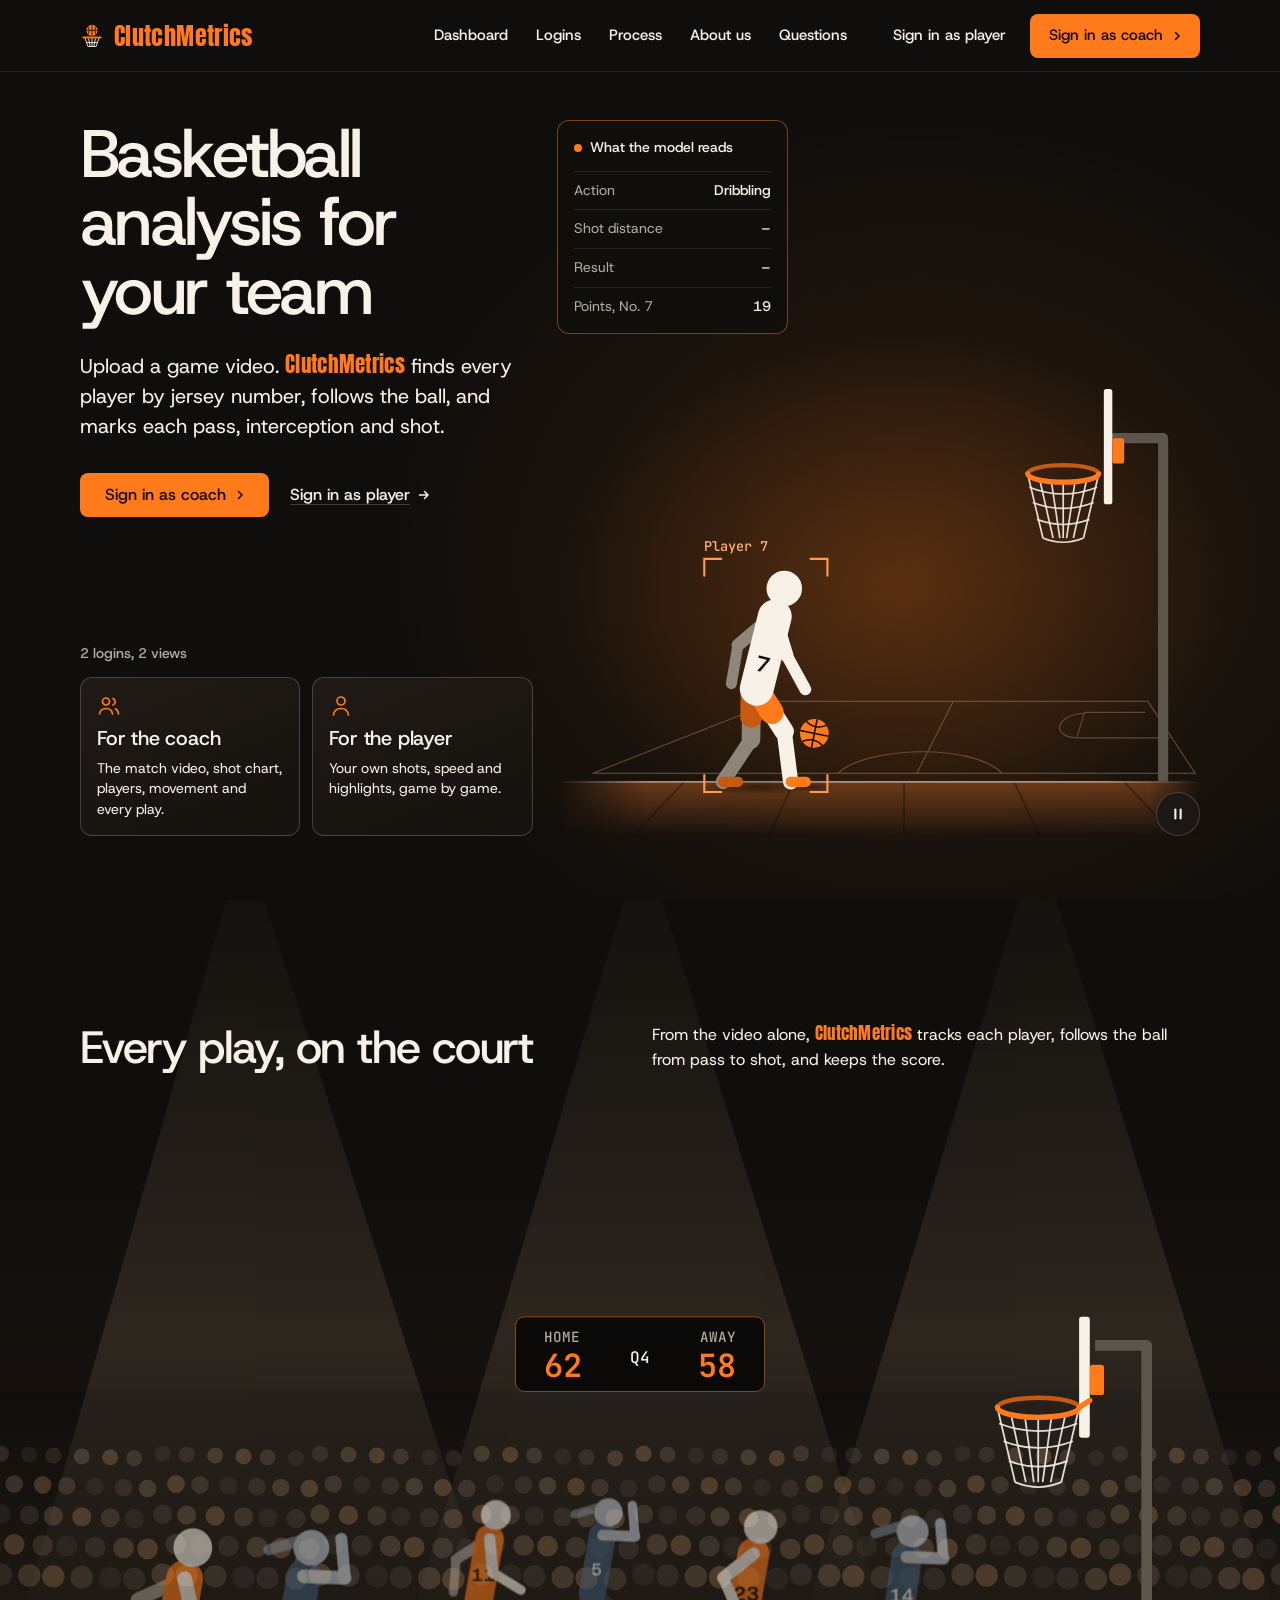
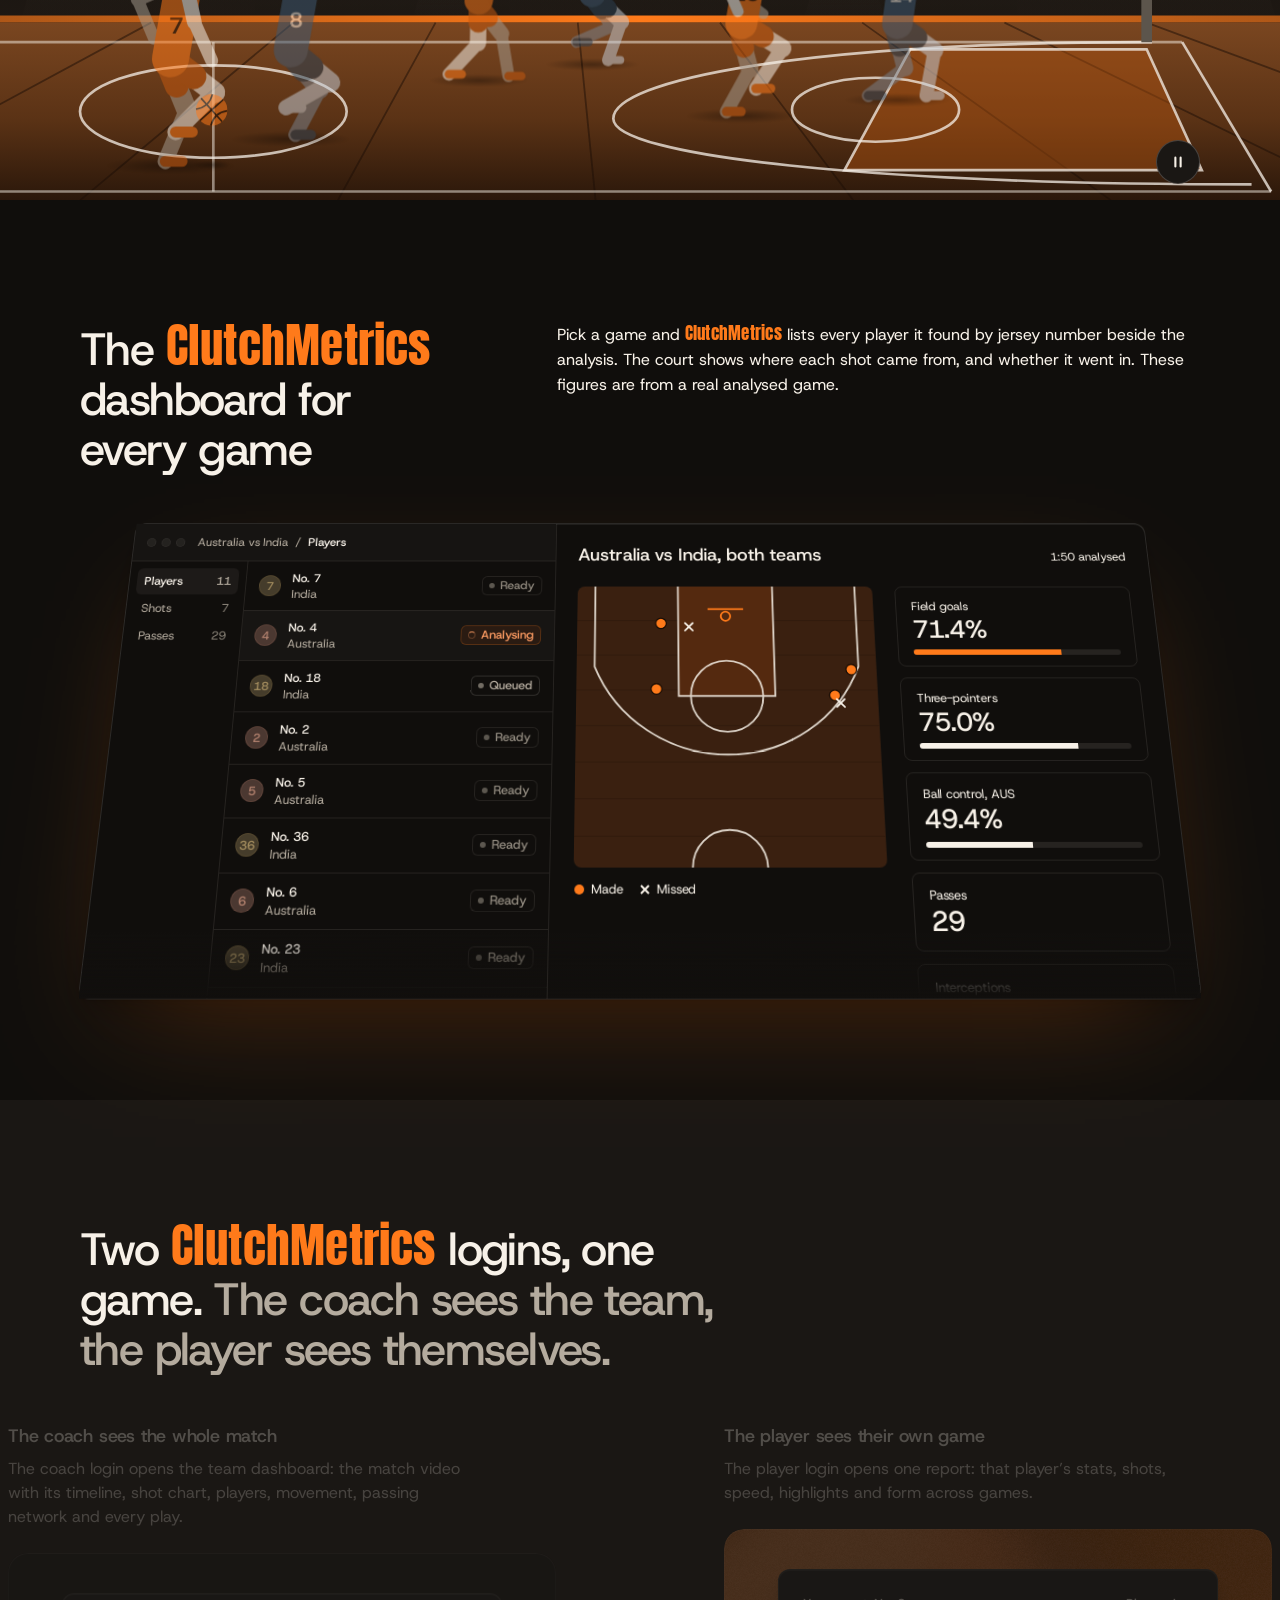
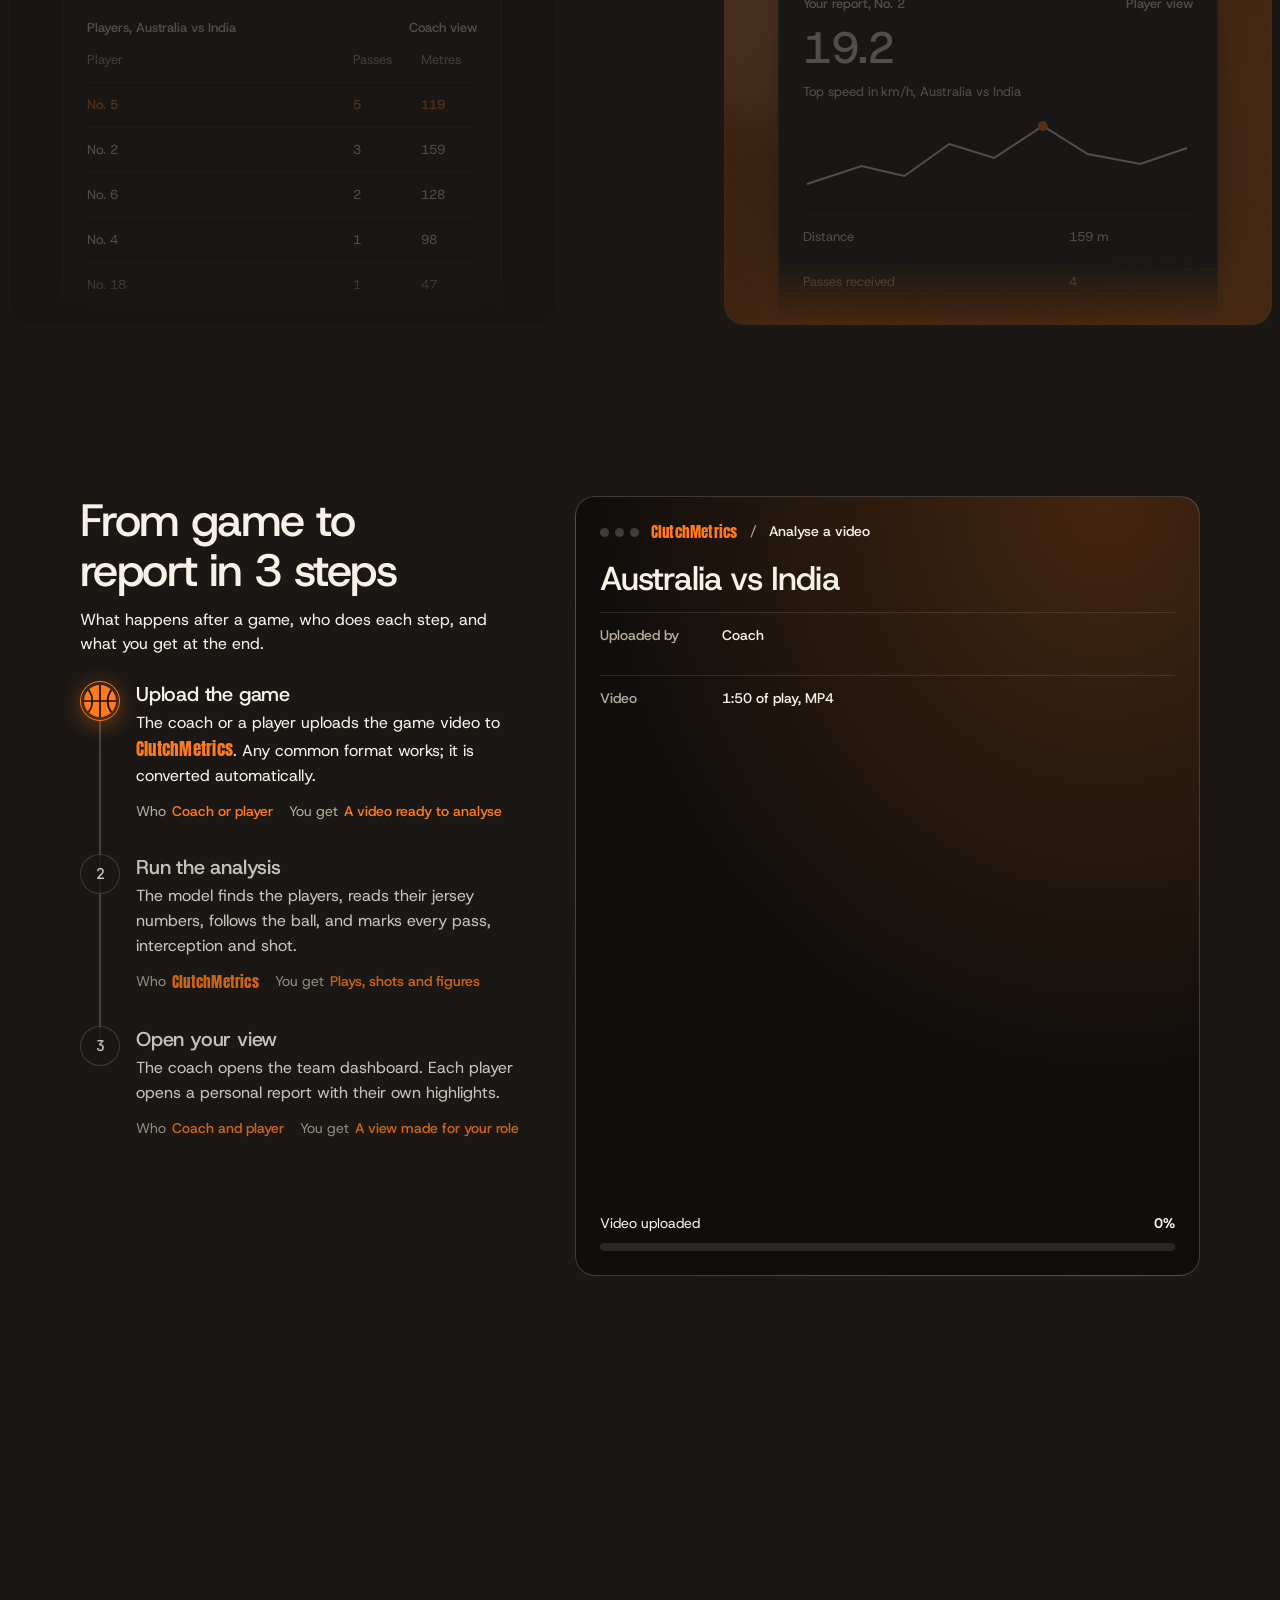
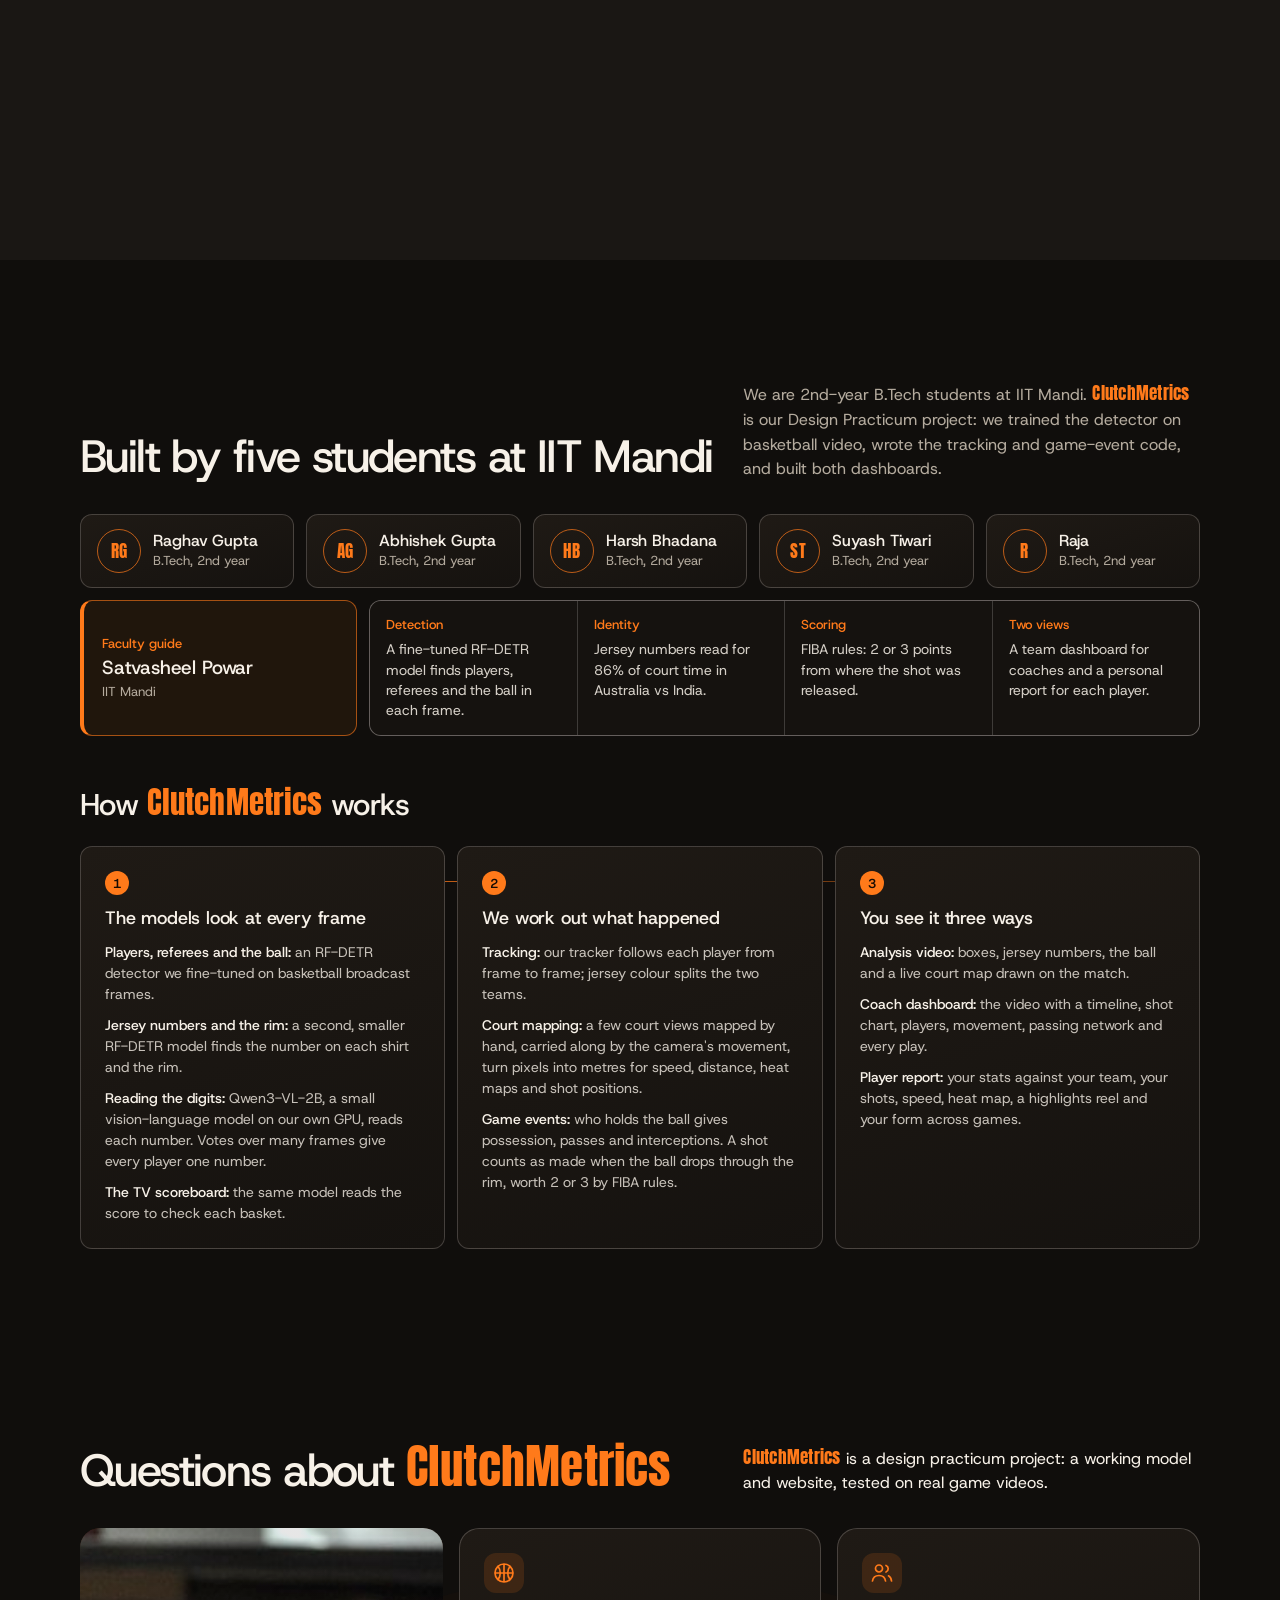
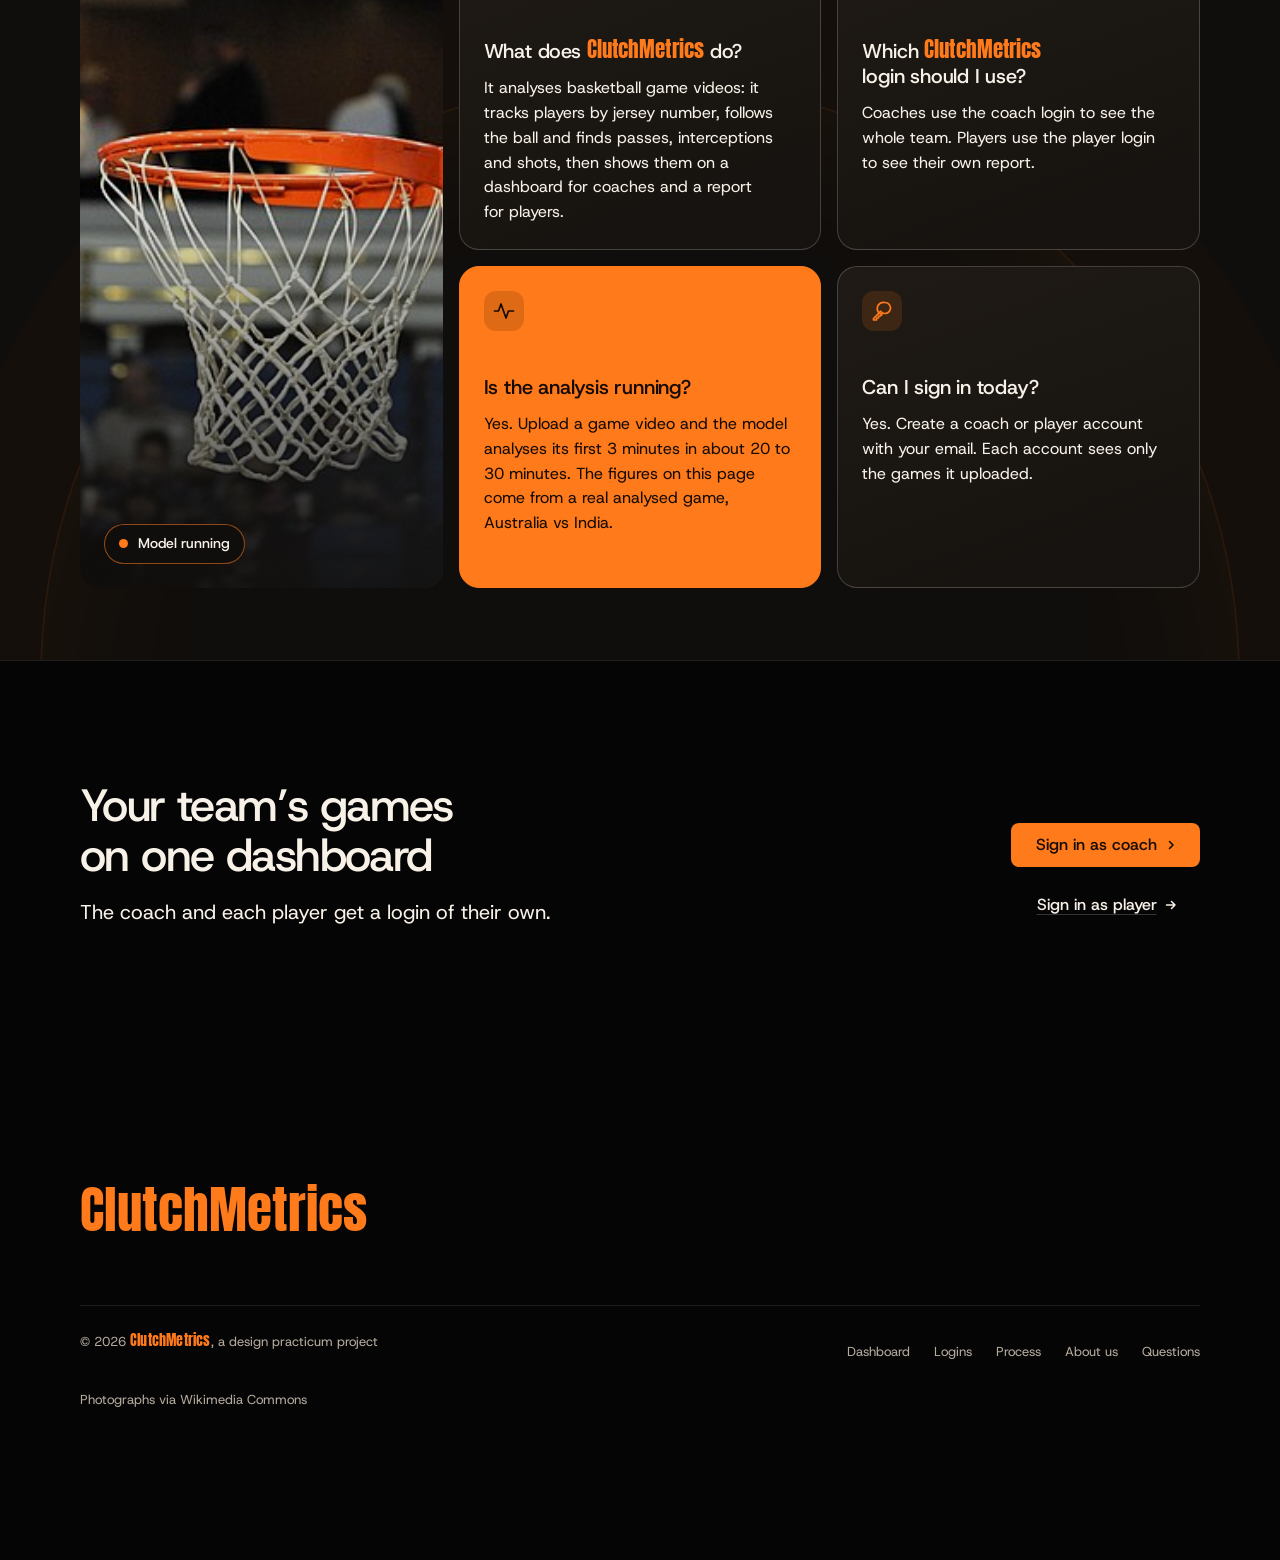
<file: index.html>
<!doctype html>
<html lang="en" style="color-scheme: dark" data-type="software" data-radius="soft" data-buttons="arrow" data-motion>
<head>
<meta charset="utf-8">
<meta name="viewport" content="width=device-width, initial-scale=1, viewport-fit=cover">
<title>ClutchMetrics: basketball analysis for coaches and players</title>
<meta name="description" content="ClutchMetrics turns each game into shot charts and player reports, with one login for the coach and another for the player.">
<meta property="og:type" content="website">
<meta property="og:title" content="ClutchMetrics: basketball analysis for coaches and players">
<meta property="og:description" content="Shot charts and player reports from every game, with separate coach and player logins.">
<meta property="og:image" content="share.jpg">
<meta name="twitter:card" content="summary_large_image">
<link rel="icon" href="favicon.svg" type="image/svg+xml">
<meta name="theme-color" content="#100e0c">
<!-- <link rel="canonical" href="https://the-final-domain/"> -->
<meta name="site-kind" content="software">
<meta name="page-type" content="software">
<link rel="preconnect" href="https://fonts.googleapis.com">
<link rel="preconnect" href="https://fonts.gstatic.com" crossorigin>
<link href="https://fonts.googleapis.com/css2?family=Host+Grotesk:wght@400..700&family=JetBrains+Mono:wght@400..500&display=swap" rel="stylesheet">
<link href="https://fonts.googleapis.com/css2?family=Anton&display=swap" rel="stylesheet">
<link rel="stylesheet" href="assets/system.css">
<link rel="stylesheet" href="assets/ui/cards.css">
<link rel="stylesheet" href="assets/motion/motion.css">
<link rel="stylesheet" href="assets/backgrounds/backgrounds.css">
<link rel="stylesheet" href="assets/layout/layout.css">
<link rel="stylesheet" href="assets/icons/icon.css">
<style>
:root {
  --p-bg: #100e0c; --p-surface: #1a1714; --p-ink: #f7f1e8; --p-muted: #b4ab9e;
  --p-accent: #ff7a1a; --p-accent-ink: #160b03; --p-action: #ff7a1a; --p-action-ink: #160b03;
  --p-inv-bg: #0a0908; --p-inv-surface: #1a1714; --p-inv-ink: #f7f1e8; --p-inv-muted: #b4ab9e;
  --p-inv-accent: #ff7a1a; --p-inv-accent-ink: #160b03; --p-inv-action: #ff7a1a; --p-inv-action-ink: #160b03;
  --font-display: "Host Grotesk", system-ui, sans-serif;
  --font-text: "Host Grotesk", system-ui, sans-serif;
  --font-mono: "JetBrains Mono", ui-monospace, "SFMono-Regular", Menlo, Consolas, monospace;
  --display-weight: 500;
  --display-tracking: -0.035em;
  --display-tracking-xl: -0.04em;
}
</style>
<link rel="stylesheet" href="assets/ui/base.css">
<link rel="stylesheet" href="assets/ui/window/fragment.css">
<script>document.documentElement.classList.add('m-enter');setTimeout(()=>document.documentElement.classList.add('m-enter-done'),700)</script>
<script src="assets/backgrounds/backgrounds.js"></script>
<style>
  /* the hero's animated scene */
  .scene { position: relative; }
  .scene__svg { position: absolute; inset: 0; width: 100%; height: 100%; overflow: visible; }
  .scene__num { font: 700 26px var(--font-display); fill: #160b03; stroke: none; }
  .scene__score { font: 600 34px var(--font-display); fill: #ff7a1a; }
  .scene__pause { position: absolute; right: 0; bottom: 0; width: 44px; height: 44px; display: grid; place-items: center; border: 1px solid var(--line-strong); border-radius: 50%; background: var(--surface); color: var(--ink); cursor: pointer; touch-action: manipulation; }
  .scene__pause:hover { border-color: var(--accent); color: var(--accent); }
  .scene__pause[aria-pressed="true"] svg path { d: path("M5 3 13 8 5 13Z"); fill: currentColor; stroke-width: 1; }
  .hero { background: radial-gradient(60% 70% at 72% 62%, rgb(255 122 26 / .12), transparent 70%); }

  /* the court, in dark hardwood */
  .court { display: block; width: 100%; height: 100%; }
  .court__floor { fill: #3a2010; }
  .court__paint { fill: #54290f; }
  .court__plank { stroke: #2c180b; stroke-width: 1; }
  .court__line { fill: none; stroke: #f7f1e8; stroke-opacity: .85; stroke-width: 3; }
  .court__rim { fill: none; stroke: #ff7a1a; stroke-width: 3; }
  .shot--in { fill: #ff7a1a; stroke: #160b03; stroke-width: 2; }
  .shot--out { fill: none; stroke: #f7f1e8; stroke-width: 3; stroke-linecap: round; }

  /* the chart plots itself once, on first view */
  [data-shot] { transform-box: fill-box; transform-origin: center; }
  .is-waiting [data-shot] { opacity: 0; transform: scale(0); }
  .is-plotted [data-shot] { animation: shot-in .42s cubic-bezier(.22, 1.4, .36, 1) backwards; animation-delay: calc(var(--i) * 55ms); }
  @keyframes shot-in { from { opacity: 0; transform: scale(0); } to { opacity: 1; transform: scale(1); } }
  .meter i { transform-origin: left; }
  .is-waiting .meter i { transform: scaleX(0); }
  .is-plotted .meter i { animation: meter-in 1.1s cubic-bezier(.22, 1, .36, 1) backwards; }
  @keyframes meter-in { from { transform: scaleX(0); } to { transform: scaleX(1); } }

  /* a soft orange light on what the pointer is over */
  .app.ui { box-shadow: 0 40px 120px -50px rgb(255 122 26 / .35), var(--u-shadow); }
  #logins .panel { transition: box-shadow .3s ease; }
  #logins .card:hover .panel { box-shadow: 0 0 0 1px rgb(255 122 26 / .6), 0 24px 70px -24px rgb(255 122 26 / .55); }
  .btn--primary:hover { box-shadow: 0 8px 32px -6px rgb(255 122 26 / .7); }
  .app .ui-win__sub { color: var(--u-muted); }
  .closing .close__word { color: var(--accent); }

  /* app frame (sections-library.md, app-frame) */
  #dashboard .wrap { display: flex; flex-direction: column; }
  .app.ui { display: grid; grid-template-columns: minmax(0, 5fr) minmax(0, 7fr); margin-top: var(--s-7); background: var(--u-bg); border: 1px solid var(--u-border); border-radius: var(--u-r); }
  .app > .app__pane { position: relative; min-width: 0; min-height: 0; overflow: hidden; }
  .app > .app__pane + .app__pane { border-left: 1px solid var(--u-line); }
  .app > .app__pane > .ui-panel { width: 100%; border: 0; border-radius: 0; box-shadow: none; }
  .app > .app__pane::after { content: ""; position: absolute; inset: auto 0 0 0; height: 64px; background: linear-gradient(transparent, var(--u-bg)); pointer-events: none; }
  .game { display: grid; grid-template-columns: minmax(0, 1.25fr) minmax(0, 1fr); gap: var(--s-5); padding: var(--s-5); font-size: 13px; }
  .game__head { grid-column: 1 / -1; display: flex; justify-content: space-between; align-items: baseline; gap: var(--s-4); }
  .game__head b { font: 500 20px/1.2 var(--font-display); }
  .game__court { border-radius: var(--r-sm); overflow: hidden; aspect-ratio: 500 / 470; }
  .game__stats { display: grid; align-content: start; gap: var(--s-3); }
  .game__tile { padding: var(--s-3) var(--s-4); border: 1px solid var(--u-line); border-radius: var(--r-sm); font-variant-numeric: tabular-nums; }
  .game__tile b { display: block; font: 500 28px/1.15 var(--font-display); letter-spacing: -.02em; }
  .game__left { display: grid; gap: var(--s-3); align-content: start; }
  .game__legend { display: flex; gap: var(--s-4); }
  .game__legend span { display: inline-flex; align-items: center; gap: 6px; }
  .game__legend svg { width: 12px; height: 12px; }
  .meter { height: 6px; margin-top: 6px; background: var(--u-line); border-radius: 3px; overflow: hidden; }
  .meter i { display: block; height: 100%; background: var(--u-ink); }
  .meter i.is-mark { background: var(--accent); }

  /* the coach and player views */
  #logins .panel { --p-h: 372px; }
  .view { font-size: 13px; padding: var(--s-5); display: grid; gap: var(--s-3); }
  .view__title { display: flex; justify-content: space-between; gap: var(--s-4); font-weight: 500; }
  .view__row { display: grid; grid-template-columns: minmax(0, 1fr) 56px 56px; gap: var(--s-3); padding-top: var(--s-3); border-top: 1px solid var(--u-line); font-variant-numeric: tabular-nums; }
  .view__row--head { color: var(--u-muted, #5d6470); border-top: 0; padding-top: 0; }
  .view__row.is-mark { color: var(--accent); font-weight: 500; }
  .view__big { font: 500 44px/1 var(--font-display); letter-spacing: -.03em; font-variant-numeric: tabular-nums; }
  .view__line { width: 100%; height: 88px; display: block; }
  .view__line path { fill: none; stroke: var(--u-ink); stroke-width: 2; }
  .view__line circle { fill: var(--accent); }

  .foot-nav { display: flex; flex-wrap: wrap; gap: var(--s-2) var(--s-5); }
  .foot-nav a { display: inline-flex; align-items: center; min-height: 44px; }
  .closing .close__word { font-size: calc(min(100vw - 2 * var(--gut), 1280px) * .27); line-height: 1; overflow: visible; }

  @media (max-width: 1023px) {
    .app.ui { grid-template-columns: minmax(0, 1fr); grid-template-rows: auto minmax(0, 1fr); }
    .app > .app__pane--list { max-height: 252px; }
    .app > .app__pane--list::after { display: none; }
    .app .ui-win__side { display: none; }
    .app .ui-win__body { grid-template-columns: minmax(0, 1fr); }
    .app > .app__pane + .app__pane { border-left: 0; border-top: 1px solid var(--u-line); }
  }
  @media (max-width: 639px) {
    .app.ui { grid-template-rows: minmax(0, 1fr); }
    .app > .app__pane--list { display: none; }
    .app > .app__pane + .app__pane { border-top: 0; }
    .game { grid-template-columns: minmax(0, 1fr); }
    #logins .panel { --p-h: 240px; }
  }
  @media (prefers-reduced-motion: reduce) { html { scroll-behavior: auto; } #logins .panel { transition: none; } }
  @media (max-width: 1023px) { .scene { min-height: 280px; } }
</style>
<link rel="stylesheet" href="scroll-fx.css?v=3">
<link rel="stylesheet" href="court-scene.css?v=5">
<link rel="stylesheet" href="cursor.css">
<link rel="stylesheet" href="stat-motion.css?v=1">
<link rel="stylesheet" href="courtside.css?v=1">
</head>
<body>
<!-- type: software
     deal: hero triptych, nav nav-centre, close close-word, footer footer-dark, rhythm surface-pairs, buttons arrow, mark arc, ground sky, effect grain-gradient on the two view panels
     moments: pinned-chapters in #process, because three steps read best beside one frame
     voice: plain courtside language, short sentences, the coach and player named in every section -->

<header class="nav nav--centre">
  <div class="wrap nav__bar">
    <a class="skip-link" href="#top">Skip to content</a>
    <a class="nav__logo" href="#top" translate="no"><svg class="logo" viewBox="0 0 32 32" aria-hidden="true"><circle cx="16" cy="8.500" r="7.500" fill="#ff7a1a"/><path d="M8.500 8.500h15M16 1v15M10.800 3.200q3 5.300 0 10.600M21.200 3.200q-3 5.300 0 10.600" fill="none" stroke="#160b03" stroke-width="1.100"/><path d="M4.500 18h23" fill="none" stroke="#ff7a1a" stroke-width="2.800" stroke-linecap="round"/><path d="M7 19.500 10.500 30h11L25 19.500M11.500 19.500 13.500 30M20.500 19.500 18.500 30M16 19.500V30M8.800 24.800h14.400" fill="none" stroke="#f7f1e8" stroke-width="1.200" stroke-linejoin="round"/></svg><span class="brand" translate="no">ClutchMetrics</span></a>
    <nav class="nav__links" aria-label="Main">
      <div class="nav__item"><a class="nav__link" href="#dashboard">Dashboard</a></div>
      <div class="nav__item"><a class="nav__link" href="#logins">Logins</a></div>
      <div class="nav__item"><a class="nav__link" href="#process">Process</a></div>
      <div class="nav__item"><a class="nav__link" href="#about">About us</a></div>
      <div class="nav__item"><a class="nav__link" href="#questions">Questions</a></div>
    </nav>
    <div class="nav__actions">
      <a class="nav__link" href="login-player.html">Sign in as player</a>
      <a class="btn btn--primary" href="login-coach.html">Sign in as coach<svg class="m-arrow" viewBox="0 0 12 12" aria-hidden="true"><path class="m-arrow__stem" d="M1 6h8"/><path class="m-arrow__head" d="M4.5 2.5 8 6l-3.5 3.5"/></svg></a>
    </div>
    <button class="nav__toggle" type="button" aria-expanded="false" aria-label="Menu">
      <svg width="18" height="18" viewBox="0 0 18 18" aria-hidden="true"><path d="M2 5h14M2 13h14" stroke="currentColor" stroke-width="1.6" stroke-linecap="round"/></svg>
    </button>
  </div>
</header>

<main id="top">
  <section class="hero" data-enter aria-labelledby="hero-h">
    <div class="wrap">
      <div class="hero-text grid hero-split">
        <div class="hero-copy span-5">
          <h1 id="hero-h">Basketball analysis for your team</h1>
          <p class="t-lead">Upload a game video. <span class="brand" translate="no">ClutchMetrics</span> finds every player by jersey number, follows the ball, and marks each pass, interception and shot.</p>
          <div class="btn-row">
            <a class="btn btn--primary" href="login-coach.html">Sign in as coach<svg class="m-arrow" viewBox="0 0 12 12" aria-hidden="true"><path class="m-arrow__stem" d="M1 6h8"/><path class="m-arrow__head" d="M4.5 2.5 8 6l-3.5 3.5"/></svg></a>
            <a class="btn btn--secondary" href="login-player.html">Sign in as player</a>
          </div>
          <div class="hero-roles">
            <p class="hero-roles__label">2 logins, 2 views</p>
            <div class="role"><svg class="role__icon" viewBox="0 0 24 24" aria-hidden="true"><path d="M9 11a3.500 3.500 0 1 0 0-7 3.500 3.500 0 0 0 0 7ZM2.500 20c.5-3.600 3-5.500 6.500-5.500s6 1.900 6.500 5.500M16 4.500a3.500 3.500 0 0 1 0 6.500M18.500 14.800c1.700.8 2.700 2.500 3 5.200"/></svg><h2 class="role__title">For the coach</h2><p>The match video, shot chart, players, movement and every play.</p></div>
            <div class="role"><svg class="role__icon" viewBox="0 0 24 24" aria-hidden="true"><path d="M12 11a4 4 0 1 0 0-8 4 4 0 0 0 0 8ZM4.500 21c.6-4.300 3.500-6.500 7.500-6.500s6.900 2.200 7.500 6.500"/></svg><h2 class="role__title">For the player</h2><p>Your own shots, speed and highlights, game by game.</p></div>
          </div>
        </div>
        <div class="hero-visual span-7 start-6 scene">
          <svg class="scene__svg" data-scene viewBox="0 0 760 620" preserveAspectRatio="xMidYMax meet" role="img" aria-label="A basketball player dribbles, jumps and shoots, and the ball drops through the net for 2 points">
            <defs>
              <radialGradient id="scene-pool"><stop offset="0" stop-color="#ff7a1a" stop-opacity=".30"/><stop offset="1" stop-color="#ff7a1a" stop-opacity="0"/></radialGradient>
              <linearGradient id="scene-floor" x1="0" x2="0" y1="0" y2="1"><stop offset="0" stop-color="#6b3a18"/><stop offset="1" stop-color="#6b3a18" stop-opacity="0"/></linearGradient>
              <linearGradient id="scene-edge"><stop offset="0" stop-color="#f7f1e8" stop-opacity="0"/><stop offset=".15" stop-color="#f7f1e8" stop-opacity=".55"/><stop offset=".85" stop-color="#f7f1e8" stop-opacity=".55"/><stop offset="1" stop-color="#f7f1e8" stop-opacity="0"/></linearGradient>
              <linearGradient id="scene-fade-x"><stop offset="0" stop-color="#fff" stop-opacity="0"/><stop offset=".14" stop-color="#fff"/><stop offset=".92" stop-color="#fff"/><stop offset="1" stop-color="#fff" stop-opacity="0"/></linearGradient>
              <mask id="scene-fade" maskUnits="userSpaceOnUse" x="0" y="540" width="760" height="80"><rect y="540" width="760" height="80" fill="url(#scene-fade-x)"/></mask>
              <radialGradient id="scene-shadow"><stop offset="0" stop-color="#000" stop-opacity=".8"/><stop offset="1" stop-color="#000" stop-opacity="0"/></radialGradient>
            </defs>
            <g class="arena-lines" fill="none" stroke="currentColor" aria-hidden="true">
              <path pathLength="1" d="M42 546 258 461H698L754 546Z"/>
              <path pathLength="1" d="M468 461 425 546M332 546C365 514 490 510 526 546"/>
              <path pathLength="1" d="M695 474H623L614 504H724M624 475C589 476 583 503 614 504"/>
            </g>
            <ellipse data-p="pool" cx="400" cy="330" rx="400" ry="300" fill="url(#scene-pool)"/>
            <g mask="url(#scene-fade)"><rect y="556" width="760" height="64" fill="url(#scene-floor)"/>
            <path d="M90 620 150 556M250 620 280 556M410 620 410 556M570 620 540 556M730 620 670 556" stroke="#100e0c" stroke-opacity=".45" stroke-width="2"/></g>
            <rect y="555" width="760" height="2" fill="url(#scene-edge)"/>

            <path d="M716 556V150H654" fill="none" stroke="#5c554c" stroke-width="12" stroke-linejoin="round"/>
            <rect x="646" y="92" width="10" height="136" rx="3" fill="#f7f1e8"/>
            <rect x="656" y="150" width="14" height="30" rx="3" fill="#ff7a1a"/>
            <ellipse cx="598" cy="192" rx="42" ry="10" fill="none" stroke="#c65a10" stroke-width="5"/>

            <ellipse data-p="playerShadow" rx="74" ry="9" fill="url(#scene-shadow)"/>
            <ellipse data-p="ballShadow" rx="24" ry="6" fill="url(#scene-shadow)"/>
            <path data-p="trail" fill="none" stroke="#ff7a1a" stroke-width="3" stroke-linecap="round" stroke-linejoin="round" opacity="0"/>

            <g fill="none" stroke-linecap="round">
              <g stroke="#8f867a">
                <line data-p="farArmU" stroke-width="15"/><line data-p="farArmL" stroke-width="13"/>
                <line data-p="farThigh" stroke-width="22"/><line data-p="farShin" stroke-width="17"/>
              </g>
              <line data-p="farShoe" stroke="#c65a10" stroke-width="12"/>
              <line data-p="shortsF" stroke="#c65a10" stroke-width="26"/>
              <g stroke="#f7f1e8">
                <line data-p="nearThigh" stroke-width="23"/><line data-p="nearShin" stroke-width="18"/>
              </g>
              <line data-p="nearShoe" stroke="#ff7a1a" stroke-width="12"/>
              <line data-p="shortsN" stroke="#ff7a1a" stroke-width="28"/>
              <line data-p="torso" stroke="#f7f1e8" stroke-width="40"/>
              <g data-p="number"><text class="scene__num" text-anchor="middle" y="9">7</text></g>
            </g>
            <circle data-p="head" r="21" fill="#f7f1e8"/>

            <g data-p="ball">
              <circle r="17" fill="#ff7a1a"/>
              <path d="M-17 0H17M0-17V17M-12-12Q-4 0-12 12M12-12Q4 0 12 12" fill="none" stroke="#160b03" stroke-width="1.8"/>
            </g>
            <g fill="none" stroke-linecap="round">
              <g stroke="#f7f1e8">
                <line data-p="nearArmU" stroke-width="16"/><line data-p="nearArmL" stroke-width="14"/>
              </g>
            </g>

            <g data-p="net" fill="none" stroke="#f7f1e8" stroke-opacity=".9" stroke-width="2">
              <path d="M556 192 574 268M570 198 586 268M584 201 594 268M598 202 598 268M612 201 602 268M626 198 610 268M640 192 622 268"/>
              <path d="M558 208Q598 224 638 208M562 226Q598 240 634 226M567 246Q598 258 629 246M574 268Q598 278 622 268"/>
            </g>
            <ellipse data-p="flash" rx="42" ry="10" fill="none" stroke="#ffb27a" stroke-width="3" opacity="0"/>
            <path data-p="rimFront" d="M556 192A42 10 0 0 0 640 192" fill="none" stroke="#ff7a1a" stroke-width="6" stroke-linecap="round"/>
            <g data-p="sparks"></g>
            <g data-p="trackPlayer" fill="none" stroke="#ff9a52" stroke-width="2.5" stroke-linecap="round">
              <path data-p="trackCorners"/>
              <text data-p="trackLabel" class="scene__tag" stroke="none">Player 7</text>
            </g>
            <g data-p="trackBall" opacity="0"><circle r="27" fill="none" stroke="#ff9a52" stroke-width="2" stroke-dasharray="5 6"/><text class="scene__tag" text-anchor="middle" y="-37">Ball</text></g>
            <g data-p="arcTag" opacity="0" transform="translate(446 -16)"><text class="scene__stat" text-anchor="middle">Shot, 4.2 m out</text></g>
            <g data-p="score" opacity="0"><text class="scene__score" text-anchor="end">+2</text></g>
          </svg>
          <div class="read" data-read aria-hidden="true">
            <p class="read__title"><span class="read__dot"></span>What the model reads</p>
            <div class="read__row"><span>Action</span><b data-read-action>Dribbling</b></div>
            <div class="read__row"><span>Shot distance</span><b data-read-arc>–</b></div>
            <div class="read__row"><span>Result</span><b data-read-result>–</b></div>
            <div class="read__row"><span>Points, No. 7</span><b data-read-points>19</b></div>
          </div>
          <button class="scene__pause" type="button" data-scene-pause aria-pressed="false" aria-label="Pause the animation">
            <svg viewBox="0 0 16 16" width="14" height="14" aria-hidden="true"><path d="M5 3v10M11 3v10" stroke="currentColor" stroke-width="2.4" stroke-linecap="round"/></svg>
          </button>
        </div>
      </div>
    </div>
  </section>

  <section class="court-sec" id="court" aria-labelledby="court-h">
    <div class="wrap court-sec__wrap"><div class="court-sec__head">
      <h2 id="court-h">Every play, on the court</h2>
      <p>From the video alone, <span class="brand" translate="no">ClutchMetrics</span> tracks each player, follows the ball from pass to shot, and keeps the score.</p>
    </div></div>
    <div class="court-stage">
      <svg class="court-stage__svg" data-court-scene viewBox="0 0 1440 640" preserveAspectRatio="xMidYMax meet" role="img" aria-label="Six players on a court run one play: a guard dribbles and passes to the wing, the wing lobs to a cutting team-mate, he dunks for 2 points and the crowd reacts">
        <defs>
          <linearGradient id="court-wood" x1="0" x2="0" y1="0" y2="1"><stop offset="0" stop-color="#7a4620"/><stop offset=".55" stop-color="#5a3215"/><stop offset="1" stop-color="#2a170a"/></linearGradient>
          <linearGradient id="court-beam" x1="0" x2="0" y1="0" y2="1"><stop offset="0" stop-color="#ffd9b0" stop-opacity=".02"/><stop offset=".62" stop-color="#ffd9b0" stop-opacity=".2"/><stop offset="1" stop-color="#ffd9b0" stop-opacity="0"/></linearGradient>
          <radialGradient id="court-shadow"><stop offset="0" stop-color="#000" stop-opacity=".85"/><stop offset="1" stop-color="#000" stop-opacity="0"/></radialGradient>
          <linearGradient id="court-led"><stop offset="0" stop-color="#ff7a1a" stop-opacity=".2"/><stop offset=".5" stop-color="#ff7a1a"/><stop offset="1" stop-color="#ff7a1a" stop-opacity=".2"/></linearGradient>
          <linearGradient id="court-stands" x1="0" x2="0" y1="0" y2="1"><stop offset="0" stop-color="#100e0c"/><stop offset="1" stop-color="#1e1813"/></linearGradient>
        </defs>

        <rect x="-900" y="180" width="3240" height="260" fill="url(#court-stands)"/>
        <g data-c="crowd"></g>
        <g data-c="beams" fill="url(#court-beam)">
          <path d="M268 -420 282 -420 560 450 20 450Z"/>
          <path d="M716 -420 730 -420 1000 450 460 450Z"/>
          <path d="M1160 -420 1174 -420 1440 450 900 450Z"/>
        </g>

        <g class="scoreboard">
          <rect x="580" y="96" width="280" height="84" rx="10" fill="#0a0908" stroke="#ff7a1a" stroke-opacity=".55"/>
          <text x="612" y="124" class="scoreboard__label">HOME</text><text x="828" y="124" class="scoreboard__label" text-anchor="end">AWAY</text>
          <text x="612" y="164" class="scoreboard__num" data-c="home">62</text><text x="828" y="164" class="scoreboard__num" text-anchor="end">58</text>
          <text x="720" y="148" class="scoreboard__clock" text-anchor="middle">Q4</text>
        </g>

        <rect x="-900" y="432" width="3240" height="8" fill="url(#court-led)"/>
        <rect x="-900" y="440" width="3240" height="200" fill="url(#court-wood)"/>
        <path d="M-200 640 170 440M90 640 330 440M380 640 490 440M670 640 650 440M960 640 810 440M1250 640 970 440M1540 640 1130 440M1830 640 1290 440" stroke="#1d0f06" stroke-opacity=".5" stroke-width="2"/>
        <g fill="none" stroke="#f7f1e8" stroke-opacity=".75" stroke-width="3">
          <path d="M-900 462H1330M-900 630H1430" stroke-opacity=".5"/>
          <path d="M1330 462 1430 630"/>
          <path d="M1024 470H1290L1352 606H950Z" fill="#b5540f" fill-opacity=".42"/>
          <ellipse cx="985" cy="538" rx="94" ry="36"/>
          <path d="M1296 462C900 462 690 505 690 548C690 590 980 622 1408 622"/>
          <ellipse cx="240" cy="540" rx="150" ry="52"/>
          <path d="M240 462V630" stroke-opacity=".5"/>
        </g>

        <g data-c="board">
          <path d="M1290 462V128H1232" fill="none" stroke="#5c554c" stroke-width="12" stroke-linejoin="round"/>
          <rect x="1214" y="96" width="12" height="136" rx="3" fill="#f7f1e8"/>
          <rect x="1226" y="150" width="16" height="34" rx="3" fill="#ff7a1a"/>
        </g>
        <ellipse cx="1168" cy="198" rx="46" ry="11" fill="none" stroke="#c65a10" stroke-width="5"/>

        <g data-c="players"></g>
        <g data-c="ballLayer">
          <ellipse data-c="ballShadow" ry="5" fill="url(#court-shadow)"/>
          <g data-c="ball"><circle r="17" fill="#ff7a1a"/><path d="M-17 0H17M0-17V17M-12-12Q-4 0-12 12M12-12Q4 0 12 12" fill="none" stroke="#160b03" stroke-width="1.8"/></g>
        </g>

        <g data-c="net" fill="none" stroke="#f7f1e8" stroke-opacity=".9" stroke-width="2">
          <path d="M1122 198 1142 282M1137 204 1154 282M1153 208 1163 282M1168 209 1168 282M1183 208 1173 282M1199 204 1182 282M1214 198 1194 282"/>
          <path d="M1124 216Q1168 233 1212 216M1129 236Q1168 251 1207 236M1135 258Q1168 271 1201 258M1142 282Q1168 293 1194 282"/>
        </g>
        <path data-c="rim" d="M1122 198A46 11 0 0 0 1214 198L1226 190" fill="none" stroke="#ff7a1a" stroke-width="6" stroke-linecap="round"/>
        <g data-c="sparks"></g>
        <g data-c="points" opacity="0"><text class="court__points" text-anchor="end">+2</text></g>
        <g data-c="tagPass" opacity="0" transform="translate(640 270)"><text class="court__tag" text-anchor="middle">Pass</text></g>
        <g data-c="tagAssist" opacity="0" transform="translate(1000 60)"><text class="court__tag" text-anchor="middle">Shot</text></g>
      </svg>
      <button class="scene__pause court-stage__pause" type="button" data-court-pause aria-pressed="false" aria-label="Pause the animation">
        <svg viewBox="0 0 16 16" width="14" height="14" aria-hidden="true"><path d="M5 3v10M11 3v10" stroke="currentColor" stroke-width="2.4" stroke-linecap="round"/></svg>
      </button>
    </div>
  </section>

  <section class="section" id="dashboard" aria-labelledby="dashboard-h">
    <div class="wrap">
      <div class="grid grid--top">
        <h2 class="span-5" id="dashboard-h">The <span class="brand" translate="no">ClutchMetrics</span> dashboard for every game</h2>
        <p class="span-7 start-6">Pick a game and <span class="brand" translate="no">ClutchMetrics</span> lists every player it found by jersey number beside the analysis. The court shows where each shot came from, and whether it went in. These figures are from a real analysed game.</p>
      </div>
      <div class="ui app fill" role="img" aria-label="The ClutchMetrics dashboard for Australia vs India: the players found by jersey number beside a half-court shot chart, with field goals, three-pointers, ball control, passes and interceptions" data-ui-pause-host>
        <div class="app__pane app__pane--list" data-ui-loop>
          <div class="ui ui-panel ui-win" data-ui="window" data-open="Queued" data-work="Analysing" data-done="Ready">
            <div class="ui-win__bar">
              <span class="ui-dots" aria-hidden="true"><i></i><i></i><i></i></span>
              <span class="ui-win__crumb">Australia vs India <i>/</i> <b>Players</b></span>
              <span class="ui-spacer"></span>
            </div>
            <div class="ui-win__body">
              <nav class="ui-win__side" aria-hidden="true">
                <span class="ui-win__nav is-on">Players<em>11</em></span>
                <span class="ui-win__nav">Shots<em>7</em></span>
                <span class="ui-win__nav">Passes<em>29</em></span>
              </nav>
              <div class="ui-win__main">
                <div class="ui-win__cols" aria-hidden="true"><span>No.</span><span>Team</span><span>Status</span><span>Pts</span></div>
                <ul class="ui-win__rows">
                  <li class="ui-win__row" data-row><span class="ui-avatar" data-tone="2">7</span><span class="ui-win__who">No. 7</span><span class="ui-win__sub">India</span><span class="ui-win__st" data-st>Queued</span><span class="ui-win__age">5</span></li>
                  <li class="ui-win__row" data-row><span class="ui-avatar" data-tone="1">4</span><span class="ui-win__who">No. 4</span><span class="ui-win__sub">Australia</span><span class="ui-win__st" data-st>Queued</span><span class="ui-win__age">3</span></li>
                  <li class="ui-win__row" data-row><span class="ui-avatar" data-tone="2">18</span><span class="ui-win__who">No. 18</span><span class="ui-win__sub">India</span><span class="ui-win__st" data-st>Queued</span><span class="ui-win__age">2</span></li>
                  <li class="ui-win__row" data-row><span class="ui-avatar" data-tone="1">2</span><span class="ui-win__who">No. 2</span><span class="ui-win__sub">Australia</span><span class="ui-win__st is-done" data-st>Ready</span><span class="ui-win__age">0</span></li>
                  <li class="ui-win__row" data-row><span class="ui-avatar" data-tone="1">5</span><span class="ui-win__who">No. 5</span><span class="ui-win__sub">Australia</span><span class="ui-win__st is-done" data-st>Ready</span><span class="ui-win__age">0</span></li>
                  <li class="ui-win__row" data-row><span class="ui-avatar" data-tone="2">36</span><span class="ui-win__who">No. 36</span><span class="ui-win__sub">India</span><span class="ui-win__st is-done" data-st>Ready</span><span class="ui-win__age">0</span></li>
                  <li class="ui-win__row" data-row><span class="ui-avatar" data-tone="1">6</span><span class="ui-win__who">No. 6</span><span class="ui-win__sub">Australia</span><span class="ui-win__st is-done" data-st>Ready</span><span class="ui-win__age">0</span></li>
                  <li class="ui-win__row" data-row><span class="ui-avatar" data-tone="2">23</span><span class="ui-win__who">No. 23</span><span class="ui-win__sub">India</span><span class="ui-win__st is-done" data-st>Ready</span><span class="ui-win__age">0</span></li>
                  <li class="ui-win__row" data-row><span class="ui-avatar" data-tone="1">16</span><span class="ui-win__who">No. 16</span><span class="ui-win__sub">Australia</span><span class="ui-win__st is-done" data-st>Ready</span><span class="ui-win__age">0</span></li>
                  <li class="ui-win__row" data-row><span class="ui-avatar" data-tone="1">18</span><span class="ui-win__who">No. 18</span><span class="ui-win__sub">Australia</span><span class="ui-win__st is-done" data-st>Ready</span><span class="ui-win__age">0</span></li>
                </ul>
              </div>
            </div>
          </div>
        </div>
        <div class="app__pane app__pane--open">
          <div class="game" data-plot>
            <div class="game__head"><b>Australia vs India, both teams</b><span>1:50 analysed</span></div>
            <div class="game__left"><div class="game__court">
              <svg class="court" viewBox="0 0 500 470" aria-hidden="true">
                <rect class="court__floor" width="500" height="470"/>
                <path class="court__plank" d="M0 60H500M0 120H500M0 180H500M0 240H500M0 300H500M0 360H500M0 420H500"/>
                <rect class="court__paint" x="170" width="160" height="190"/>
                <path class="court__line" d="M170 0V190H330V0M190 190A60 60 0 0 0 310 190M190 190A60 60 0 0 1 310 190M30 0V140A237.5 237.5 0 0 0 470 140V0M190 470A60 60 0 0 1 310 470"/>
                <path class="court__rim" d="M220 40H280"/>
                <circle class="court__rim" cx="250" cy="52.5" r="8"/>
                <circle data-shot class="shot--in" cx="458" cy="145" r="9"/><circle data-shot class="shot--in" cx="429" cy="189" r="9"/><circle data-shot class="shot--in" cx="133" cy="178" r="9"/><circle data-shot class="shot--in" cx="141" cy="65" r="9"/>
                <path data-shot class="shot--out" d="M431.5 195.5l13 13m0-13l-13 13"/><path data-shot class="shot--out" d="M181.5 64.5l13 13m0-13l-13 13"/>
              </svg>
            </div>
            <div class="game__legend">
              <span><svg viewBox="0 0 12 12" aria-hidden="true"><circle cx="6" cy="6" r="5" fill="#ff7a1a"/></svg>Made</span>
              <span><svg viewBox="0 0 12 12" aria-hidden="true"><path d="M2 2l8 8m0-8l-8 8" stroke="#f7f1e8" stroke-width="2"/></svg>Missed</span>
            </div></div>
            <div class="game__stats">
              <div class="game__tile">Field goals<b data-count="71.4" data-places="1" data-unit="%">71.4%</b><div class="meter"><i class="is-mark" style="width: 71.4%"></i></div></div>
              <div class="game__tile">Three-pointers<b data-count="75" data-places="1" data-unit="%">75.0%</b><div class="meter"><i style="width: 75%"></i></div></div>
              <div class="game__tile">Ball control, AUS<b data-count="49.4" data-places="1" data-unit="%">49.4%</b><div class="meter"><i style="width: 49.4%"></i></div></div>
              <div class="game__tile">Passes<b data-count="29">29</b></div>
              <div class="game__tile">Interceptions<b data-count="2">2</b></div>
            </div>
          </div>
        </div>
      </div>
    </div>
  </section>

  <section class="section ground-surface" id="logins" aria-labelledby="logins-h">
    <div class="wrap">
      <div class="section-head">
        <h2 id="logins-h">Two <span class="brand" translate="no">ClutchMetrics</span> logins, one game. <span class="muted">The coach sees the team, the player sees themselves.</span></h2>
      </div>
      <div class="grid">
        <article class="card card--row card--open span-6 m-nolift">
          <h3>The coach sees the whole match</h3>
          <p>The coach login opens the team dashboard: the match video with its timeline, shot chart, players, movement, passing network and every play.</p>
          <div class="panel" data-fx="grain-gradient" data-fx-seed="31" data-fx-palette='{"bg":"#b4581c","surface":"#d9762e","ink":"#160b03","muted":"#3a2413","accent":"#f09a54"}' data-fx-params='{"speed":0,"grainMotion":0,"calm":0.2}'>
            <div class="stage stage--fade-b"><div class="at-rise fit" style="--fit-max:440px;--ax:max(24px, 50% - 220px);--ay:40px;--ay-sm:16px">
              <div class="ui ui-panel view" role="img" aria-label="Coach view: Australia's players in the game against India, with passes made and metres covered">
                <div class="view__title"><span>Players, Australia vs India</span><span>Coach view</span></div>
                <div class="view__row view__row--head"><span>Player</span><span>Passes</span><span>Metres</span></div>
                <div class="view__row is-mark"><span>No. 5</span><span>5</span><span>119</span></div>
                <div class="view__row"><span>No. 2</span><span>3</span><span>159</span></div>
                <div class="view__row"><span>No. 6</span><span>2</span><span>128</span></div>
                <div class="view__row"><span>No. 4</span><span>1</span><span>98</span></div>
                <div class="view__row"><span>No. 18</span><span>1</span><span>47</span></div>
                <div class="view__row"><span>No. 16</span><span>0</span><span>101</span></div>
              </div>
            </div></div>
          </div>
        </article>
        <article class="card card--row card--open span-6 m-nolift">
          <h3>The player sees their own game</h3>
          <p>The player login opens one report: that player’s stats, shots, speed, highlights and form across games.</p>
          <div class="panel" data-fx="grain-gradient" data-fx-seed="58" data-fx-palette='{"bg":"#b4581c","surface":"#d9762e","ink":"#160b03","muted":"#3a2413","accent":"#f09a54"}' data-fx-params='{"speed":0,"grainMotion":0,"calm":0.2}'>
            <div class="stage stage--fade-b"><div class="at-rise fit" style="--fit-max:440px;--ax:max(24px, 50% - 220px);--ay:40px;--ay-sm:16px">
              <div class="ui ui-panel view" role="img" aria-label="Player view: number 2 of Australia reached 19.2 km/h and covered 159 metres, the most in his team">
                <div class="view__title"><span>Your report, No. 2</span><span>Player view</span></div>
                <div class="view__big">19.2</div>
                <span>Top speed in km/h, Australia vs India</span>
                <svg class="view__line" viewBox="0 0 400 88" preserveAspectRatio="none" aria-hidden="true"><path vector-effect="non-scaling-stroke" d="M4 70L60 52L104 62L150 30L196 44L246 12L292 40L346 50L394 34"/><circle cx="246" cy="12" r="5"/></svg>
                <div class="view__row"><span>Distance</span><span>159 m</span><span></span></div>
                <div class="view__row"><span>Passes received</span><span>4</span><span></span></div>
                <div class="view__row"><span>Interceptions</span><span>1</span><span></span></div>
              </div>
            </div></div>
          </div>
        </article>
      </div>
    </div>
  </section>

  <section class="process ground-surface" id="process" data-process aria-labelledby="process-h">
    <div class="process__stage"><div class="wrap process__grid">
      <div class="process__head">
        <h2 id="process-h">From game to report in 3 steps</h2>
        <p>What happens after a game, who does each step, and what you get at the end.</p>
      </div>
      <ol class="steps">
        <svg class="steps__ball" viewBox="-18 -18 36 36" aria-hidden="true"><circle r="17" fill="#ff7a1a"/><path d="M-17 0H17M0-17V17M-12-12Q-4 0-12 12M12-12Q4 0 12 12" fill="none" stroke="#160b03" stroke-width="1.8"/></svg>
        <li class="step is-on">
          <span class="step__disc" aria-hidden="true">1</span>
          <h3>Upload the game</h3>
          <p>The coach or a player uploads the game video to <span class="brand" translate="no">ClutchMetrics</span>. Any common format works; it is converted automatically.</p>
          <dl class="step__meta"><div><dt>Who</dt><dd>Coach or player</dd></div><div><dt>You get</dt><dd>A video ready to analyse</dd></div></dl>
        </li>
        <li class="step">
          <span class="step__disc" aria-hidden="true">2</span>
          <h3>Run the analysis</h3>
          <p>The model finds the players, reads their jersey numbers, follows the ball, and marks every pass, interception and shot.</p>
          <dl class="step__meta"><div><dt>Who</dt><dd><span class="brand" translate="no">ClutchMetrics</span></dd></div><div><dt>You get</dt><dd>Plays, shots and figures</dd></div></dl>
        </li>
        <li class="step">
          <span class="step__disc" aria-hidden="true">3</span>
          <h3>Open your view</h3>
          <p>The coach opens the team dashboard. Each player opens a personal report with their own highlights.</p>
          <dl class="step__meta"><div><dt>Who</dt><dd>Coach and player</dd></div><div><dt>You get</dt><dd>A view made for your role</dd></div></dl>
        </li>
      </ol>
      <div class="screens">
        <div class="screen is-on" role="group" aria-label="Step 1 on screen: uploading the Australia vs India video, with the ten steps the model will run">
          <div class="screen__bar"><span class="screen__dots" aria-hidden="true"><i></i><i></i><i></i></span><span class="brand" translate="no">ClutchMetrics</span> / <b>Analyse a video</b></div>
          <p class="screen__title">Australia vs India</p>
          <div class="field"><span>Uploaded by</span><b>Coach</b></div>
          <div class="field"><span>Video</span><b>1:50 of play, MP4</b></div>
          <div class="roster"><div class="roster__tile" style="--at: 0.080"><b>Convert</b><span>the video</span></div><div class="roster__tile" style="--at: 0.135"><b>Find</b><span>players</span></div><div class="roster__tile" style="--at: 0.190"><b>Track</b><span>both teams</span></div><div class="roster__tile" style="--at: 0.245"><b>Follow</b><span>the ball</span></div><div class="roster__tile" style="--at: 0.300"><b>Read</b><span>numbers</span></div><div class="roster__tile" style="--at: 0.355"><b>Map</b><span>the court</span></div><div class="roster__tile" style="--at: 0.410"><b>Find</b><span>passes</span></div><div class="roster__tile" style="--at: 0.465"><b>Find</b><span>shots</span></div><div class="roster__tile" style="--at: 0.520"><b>Draw</b><span>the video</span></div><div class="roster__tile" style="--at: 0.575"><b>Build</b><span>dashboards</span></div></div>
          <div class="upload">
            <div class="upload__row"><span>Video uploaded</span><b data-count="100" data-unit="%">100%</b></div>
            <div class="bar"><i></i></div>
          </div>
        </div>
        <div class="screen" role="group" aria-label="Step 2 on screen: the analysis marks 38 plays in 1 minute 50 seconds of Australia vs India: 7 shots, 29 passes and 2 interceptions, with 11 players identified">
          <div class="screen__bar"><span class="screen__dots" aria-hidden="true"><i></i><i></i><i></i></span><span class="brand" translate="no">ClutchMetrics</span> / <b>Analysis</b><span class="screen__status">Analysing</span></div>
          <p class="screen__title">Every play, in order</p>
          <div class="quarters" data-timeline>
            <div class="quarter"><span>0:00</span><div class="quarter__track" data-quarter="0"></div></div>
            <div class="quarter"><span>0:28</span><div class="quarter__track" data-quarter="1"></div></div>
            <div class="quarter"><span>0:55</span><div class="quarter__track" data-quarter="2"></div></div>
            <div class="quarter"><span>1:23</span><div class="quarter__track" data-quarter="3"></div></div>
            <div class="playhead" aria-hidden="true"><i></i></div>
          </div>
          <div class="legend"><span><i class="is-made"></i>Shot made</span><span><i></i>Shot missed</span><span><i class="is-play"></i>Pass or interception</span></div>
          <div class="tiles">
            <div class="tile-n">Plays<b data-count="38">38</b></div>
            <div class="tile-n">Shots<b data-count="7">7</b></div>
            <div class="tile-n">Players<b data-count="11">11</b></div>
          </div>
        </div>
        <div class="screen" role="group" aria-label="Step 3 on screen: the coach view and the player view of Australia vs India, each with its login">
          <div class="screen__bar"><span class="screen__dots" aria-hidden="true"><i></i><i></i><i></i></span><span class="brand" translate="no">ClutchMetrics</span> / <b>Results</b><span class="screen__status"><svg viewBox="0 0 16 16" width="14" height="14" aria-hidden="true"><path d="m3 8.4 3 3 7-7" fill="none" stroke="currentColor" stroke-width="1.8" stroke-linecap="round" stroke-linejoin="round"/></svg> Ready</span></div>
          <p class="screen__title">One game, 2 views</p>
          <div class="results">
            <article class="result">
              <h4>Coach view</h4>
              <span>Passes made, Australia</span>
              <span class="result__big">14</span>
              <div class="lineups">
                <div class="lineup" style="--v: 1"><div class="lineup__row"><span>No. 5</span><b>5</b></div><div class="bar"><i></i></div></div>
                <div class="lineup" style="--v: .6"><div class="lineup__row"><span>No. 2</span><b>3</b></div><div class="bar"><i></i></div></div>
                <div class="lineup lineup--low" style="--v: .4"><div class="lineup__row"><span>No. 6</span><b>2</b></div><div class="bar"><i></i></div></div>
              </div>
              <a class="link" href="login-coach.html">Sign in as coach</a>
            </article>
            <article class="result">
              <h4>Player view</h4>
              <span>Top speed, No. 2 (km/h)</span>
              <span class="result__big">19.2</span>
              <svg class="trend" viewBox="0 0 300 110" preserveAspectRatio="none" aria-hidden="true"><path vector-effect="non-scaling-stroke" d="M4 88L46 66L80 78L114 40L148 58L184 14L218 50L258 62L296 44"/></svg>
              <div class="result__row"><span>Distance covered</span><b>159 m</b></div>
              <a class="link" href="login-player.html">Sign in as player</a>
            </article>
          </div>
        </div>
      </div>
    </div></div>
  </section>

  <section class="section about" id="about" aria-labelledby="about-h">
    <div class="wrap">
      <div class="about__head">
        <h2 id="about-h">Built by five students at IIT Mandi</h2>
        <p>We are 2nd-year B.Tech students at IIT Mandi. <span class="brand" translate="no">ClutchMetrics</span> is our Design Practicum project: we trained the detector on basketball video, wrote the tracking and game-event code, and built both dashboards.</p>
      </div>

      <ul class="about__team" aria-label="The team">
        <li class="member"><span class="member__mark" aria-hidden="true">RG</span><h3>Raghav Gupta</h3><p>B.Tech, 2nd year</p></li>
        <li class="member"><span class="member__mark" aria-hidden="true">AG</span><h3>Abhishek Gupta</h3><p>B.Tech, 2nd year</p></li>
        <li class="member"><span class="member__mark" aria-hidden="true">HB</span><h3>Harsh Bhadana</h3><p>B.Tech, 2nd year</p></li>
        <li class="member"><span class="member__mark" aria-hidden="true">ST</span><h3>Suyash Tiwari</h3><p>B.Tech, 2nd year</p></li>
        <li class="member"><span class="member__mark" aria-hidden="true">R</span><h3>Raja</h3><p>B.Tech, 2nd year</p></li>
      </ul>

      <div class="about__foot">
        <div class="guide">
          <span class="guide__label">Faculty guide</span>
          <p class="guide__name">Satvasheel Powar</p>
          <p class="guide__where">IIT Mandi</p>
        </div>
        <dl class="about__facts" aria-label="What we built">
          <div><dt>Detection</dt><dd>A fine-tuned RF-DETR model finds players, referees and the ball in each frame.</dd></div>
          <div><dt>Identity</dt><dd>Jersey numbers read for 86% of court time in Australia vs India.</dd></div>
          <div><dt>Scoring</dt><dd>FIBA rules: 2 or 3 points from where the shot was released.</dd></div>
          <div><dt>Two views</dt><dd>A team dashboard for coaches and a personal report for each player.</dd></div>
        </dl>
      </div>

      <div class="how" aria-labelledby="how-h">
        <h3 class="how__title" id="how-h">How <span class="brand" translate="no">ClutchMetrics</span> works</h3>
        <ol class="how__steps">
          <li class="how__step">
            <span class="how__no" aria-hidden="true">1</span>
            <h4>The models look at every frame</h4>
            <ul>
              <li><b>Players, referees and the ball:</b> an RF-DETR detector we fine-tuned on basketball broadcast frames.</li>
              <li><b>Jersey numbers and the rim:</b> a second, smaller RF-DETR model finds the number on each shirt and the rim.</li>
              <li><b>Reading the digits:</b> Qwen3-VL-2B, a small vision-language model on our own GPU, reads each number. Votes over many frames give every player one number.</li>
              <li><b>The TV scoreboard:</b> the same model reads the score to check each basket.</li>
            </ul>
          </li>
          <li class="how__step">
            <span class="how__no" aria-hidden="true">2</span>
            <h4>We work out what happened</h4>
            <ul>
              <li><b>Tracking:</b> our tracker follows each player from frame to frame; jersey colour splits the two teams.</li>
              <li><b>Court mapping:</b> a few court views mapped by hand, carried along by the camera's movement, turn pixels into metres for speed, distance, heat maps and shot positions.</li>
              <li><b>Game events:</b> who holds the ball gives possession, passes and interceptions. A shot counts as made when the ball drops through the rim, worth 2 or 3 by FIBA rules.</li>
            </ul>
          </li>
          <li class="how__step">
            <span class="how__no" aria-hidden="true">3</span>
            <h4>You see it three ways</h4>
            <ul>
              <li><b>Analysis video:</b> boxes, jersey numbers, the ball and a live court map drawn on the match.</li>
              <li><b>Coach dashboard:</b> the video with a timeline, shot chart, players, movement, passing network and every play.</li>
              <li><b>Player report:</b> your stats against your team, your shots, speed, heat map, a highlights reel and your form across games.</li>
            </ul>
          </li>
        </ol>
      </div>
    </div>
  </section>

  <section class="section asks" id="questions" aria-labelledby="questions-h">
    <div class="wrap">
      <div class="asks__head">
        <h2 id="questions-h">Questions about <span class="brand" translate="no">ClutchMetrics</span></h2>
        <p><span class="brand" translate="no">ClutchMetrics</span> is a design practicum project: a working model and website, tested on real game videos.</p>
      </div>
      <div class="asks__grid">
        <figure class="asks__photo">
          <img src="assets/img/photo-f9917549-960.jpg" srcset="assets/img/photo-f9917549-500.jpg 500w, assets/img/photo-f9917549-960.jpg 960w" sizes="(max-width: 1023px) 100vw, 34vw" width="960" height="744" alt="An orange rim and white net in an indoor arena" loading="lazy" decoding="async" data-source="stand-in" data-subject="a basketball rim in an arena">
          <div class="asks__status"><span class="asks__dot" aria-hidden="true"></span>Model running</div>
        </figure>
        <article class="ask"><svg class="ask__icon" viewBox="0 0 24 24" aria-hidden="true"><path d="M12 3a9 9 0 1 0 0 18 9 9 0 0 0 0-18ZM3 12h18M12 3v18M6 5.2c3 3.8 3 9.8 0 13.6M18 5.2c-3 3.8-3 9.8 0 13.6"/></svg><h3>What does <span class="brand" translate="no">ClutchMetrics</span> do?</h3><p>It analyses basketball game videos: it tracks players by jersey number, follows the ball and finds passes, interceptions and shots, then shows them on a dashboard for coaches and a report for players.</p></article>
        <article class="ask"><svg class="ask__icon" viewBox="0 0 24 24" aria-hidden="true"><path d="M9 11a3.5 3.5 0 1 0 0-7 3.5 3.5 0 0 0 0 7ZM2.5 20c.5-3.6 3-5.5 6.5-5.5s6 1.900 6.500 5.500M16 4.500a3.500 3.500 0 0 1 0 6.500M18.500 14.800c1.700.8 2.700 2.500 3 5.200"/></svg><h3>Which <span class="brand" translate="no">ClutchMetrics</span> login should I use?</h3><p>Coaches use the coach login to see the whole team. Players use the player login to see their own report.</p></article>
        <article class="ask ask--hot"><svg class="ask__icon" viewBox="0 0 24 24" aria-hidden="true"><path d="M2.500 12h4l2.500-7 5 14 2.500-7h5"/></svg><h3>Is the analysis running?</h3><p>Yes. Upload a game video and the model analyses its first 3 minutes in about 20 to 30 minutes. The figures on this page come from a real analysed game, Australia vs India.</p></article>
        <article class="ask"><svg class="ask__icon" viewBox="0 0 24 24" aria-hidden="true"><path d="M15 3.500a5.500 5.500 0 1 1-4.400 8.800L3.500 19.500V21h3v-2h2v-2h2l1.400-1.400A5.500 5.500 0 0 1 15 3.500Z"/></svg><h3>Can I sign in today?</h3><p>Yes. Create a coach or player account with your email. Each account sees only the games it uploaded.</p></article>
      </div>
    </div>
  </section>
</main>

<footer class="footer closing footer--dark ground-inverse" id="contact" aria-labelledby="close-h">
  <div class="wrap">
    <div class="closing__cta close--word">
      <div class="section-head--split">
        <div><h2 id="close-h">Your team’s games on one dashboard</h2><p class="t-lead">The coach and each player get a login of their own.</p></div>
        <div class="btn-row">
          <a class="btn btn--primary" href="login-coach.html">Sign in as coach<svg class="m-arrow" viewBox="0 0 12 12" aria-hidden="true"><path class="m-arrow__stem" d="M1 6h8"/><path class="m-arrow__head" d="M4.5 2.5 8 6l-3.5 3.5"/></svg></a>
          <a class="btn btn--secondary" href="login-player.html">Sign in as player</a>
        </div>
      </div>
      <p class="close__word" aria-hidden="true" translate="no"><span class="brand" translate="no">ClutchMetrics</span></p>
    </div>
    <div class="closing__links">
      <div class="footer__legal">
        <span>&copy; 2026 <span class="brand" translate="no">ClutchMetrics</span>, a design practicum project</span>
        <nav aria-label="Footer" class="foot-nav"><a href="#dashboard">Dashboard</a><a href="#logins">Logins</a><a href="#process">Process</a><a href="#about">About us</a><a href="#questions">Questions</a></nav>
        <a class="credits" href="credits.html">Photographs via Wikimedia Commons</a>
      </div>
    </div>
  </div>
</footer>

<nav class="actionbar" aria-label="Quick actions">
  <a class="btn btn--primary" href="login-coach.html">Sign in as coach</a>
  <a class="btn btn--secondary" href="login-player.html">Sign in as player</a>
</nav>

<script type="module" src="assets/system.js"></script>
<script type="module" src="assets/motion/motion.js"></script>
<script type="module" src="assets/layout/layout.js"></script>
<script type="module" src="hero-scene.js?v=2"></script>
<script type="module" src="scroll-fx.js?v=2"></script>
<script type="module" src="court-scene.js"></script>
</body>
</html>
</file>
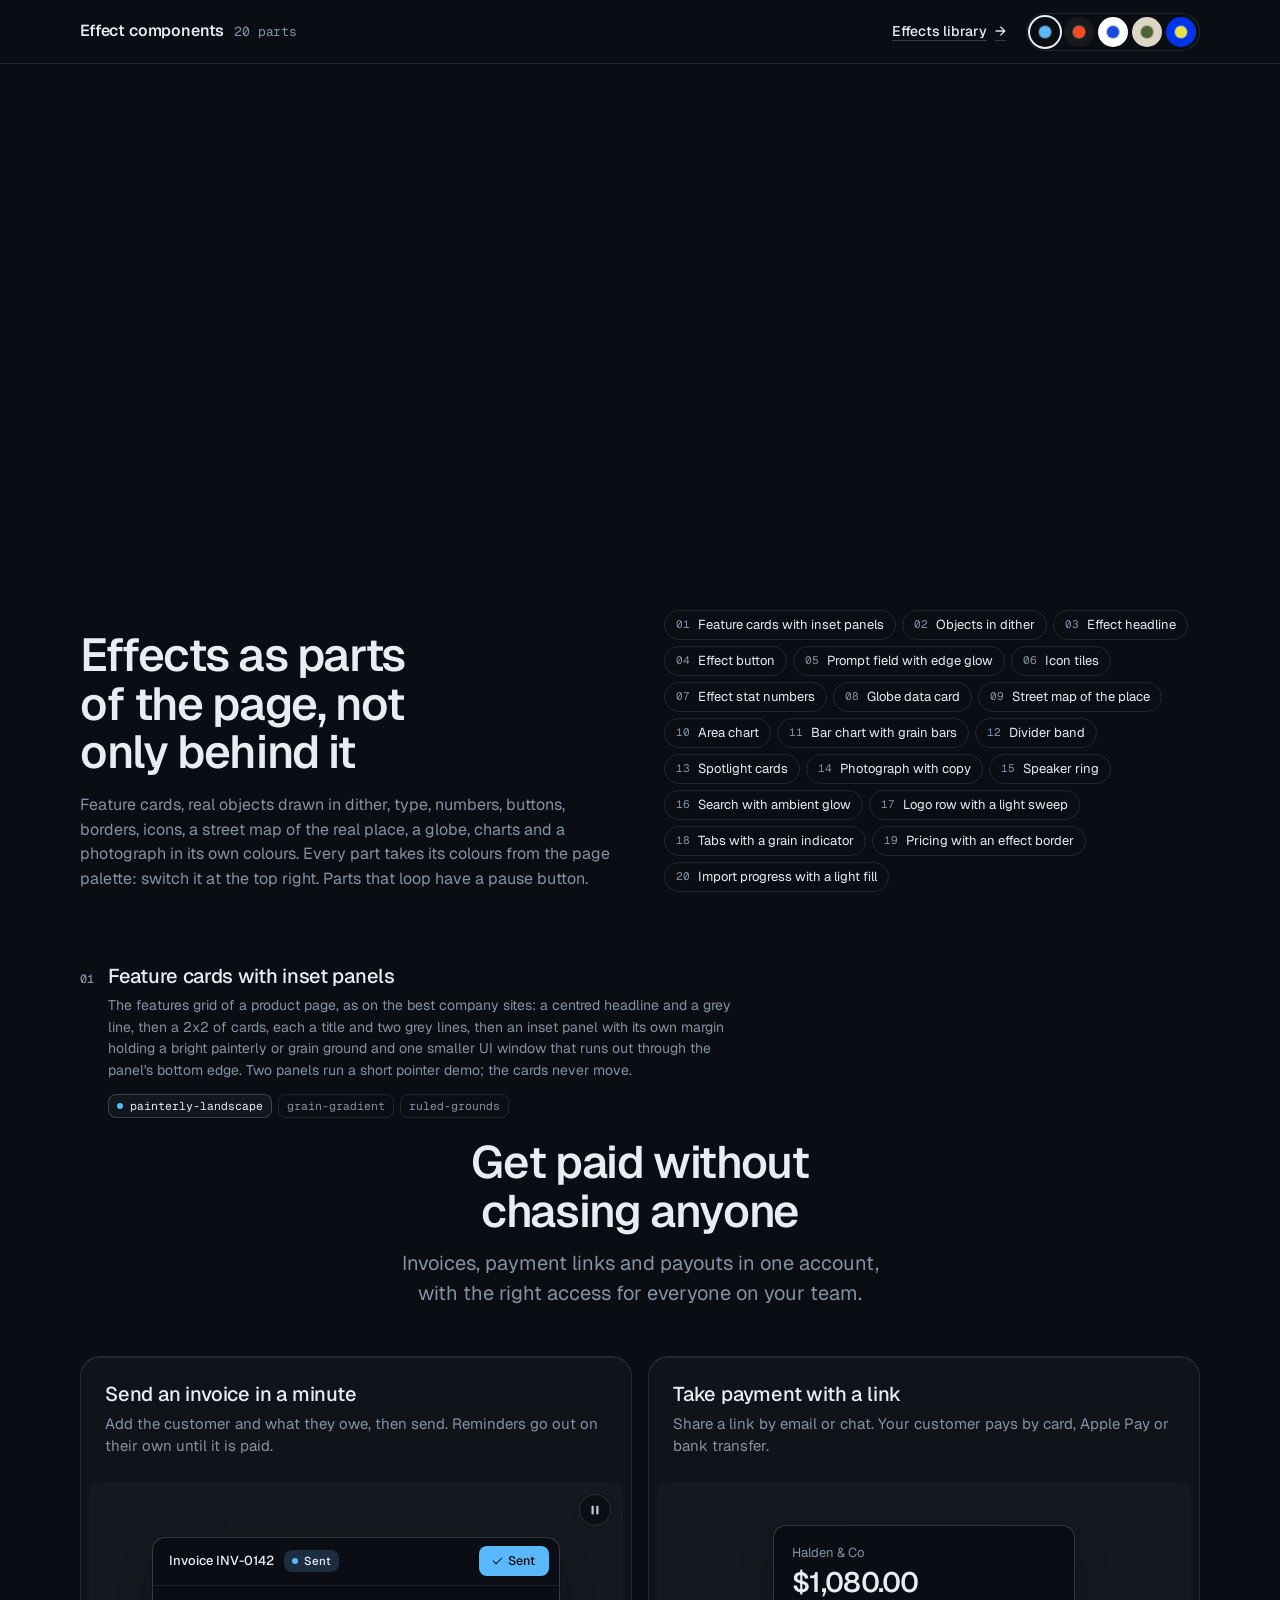
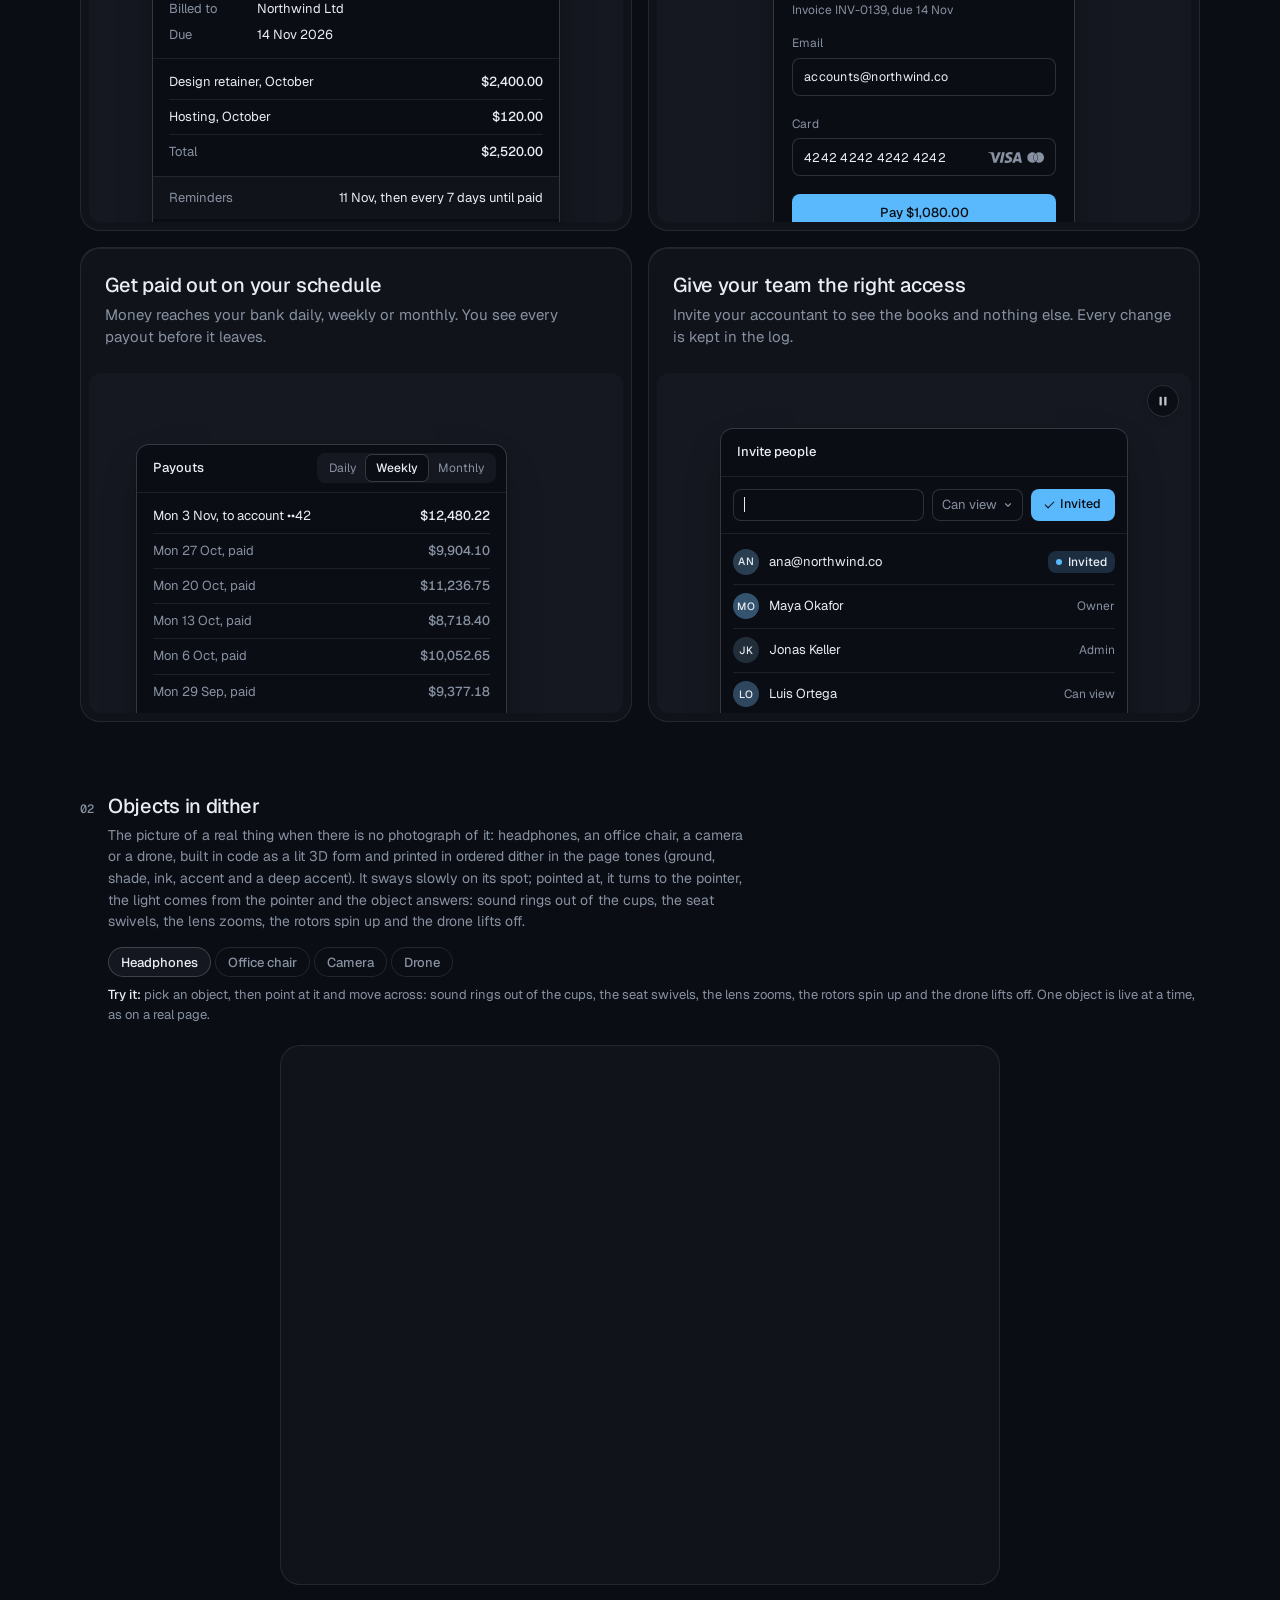
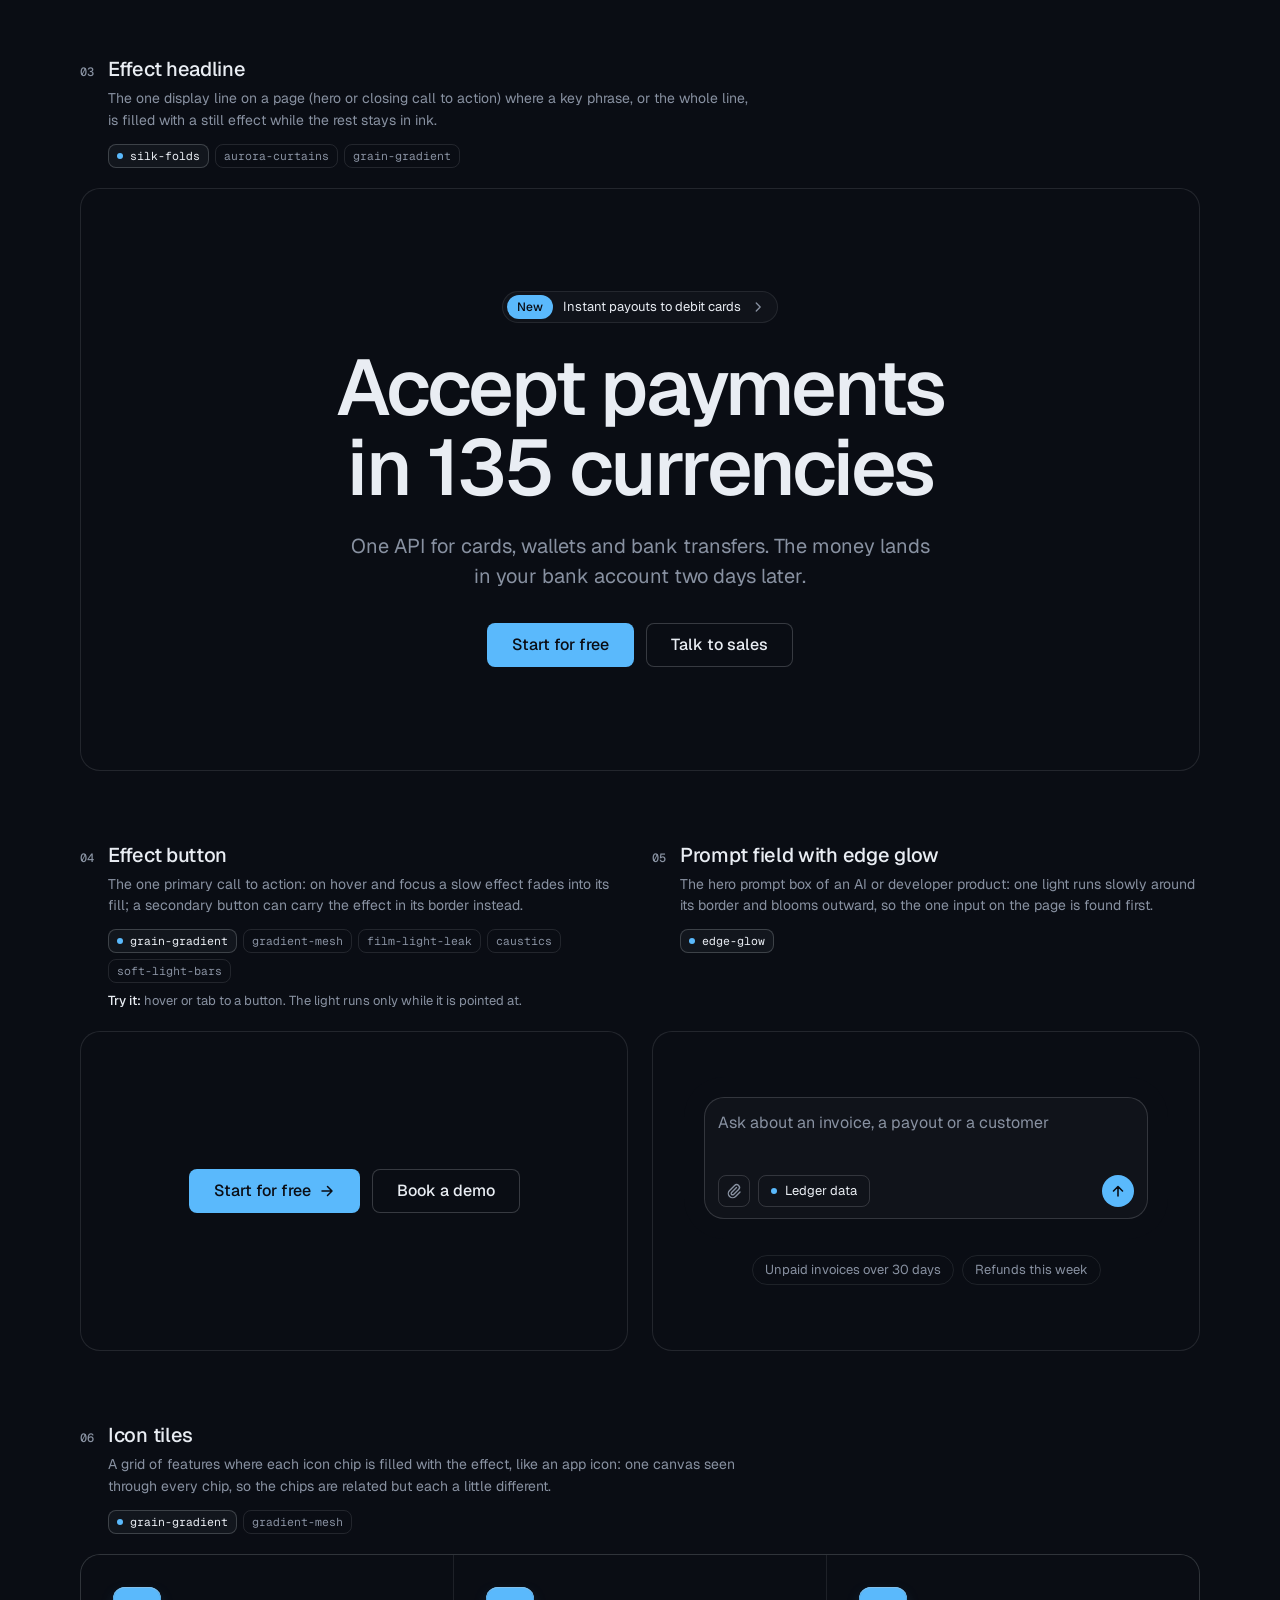
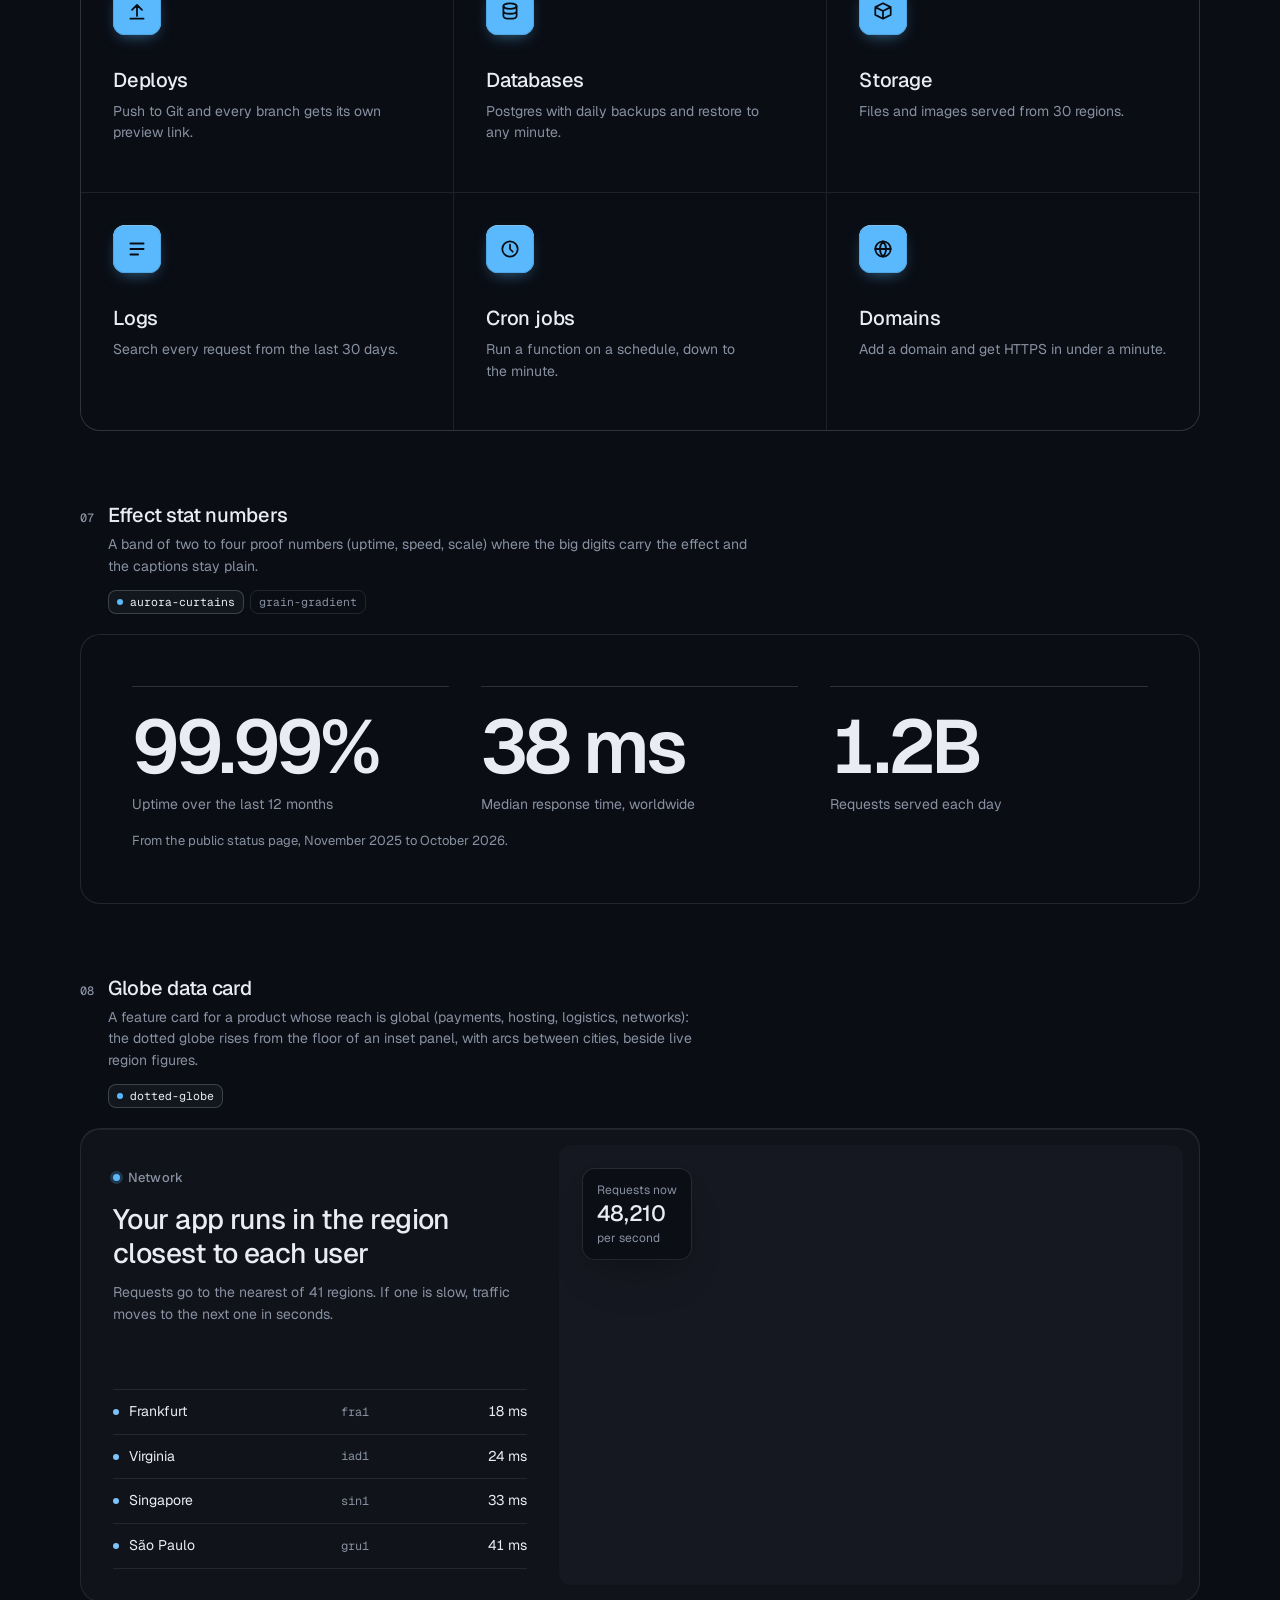
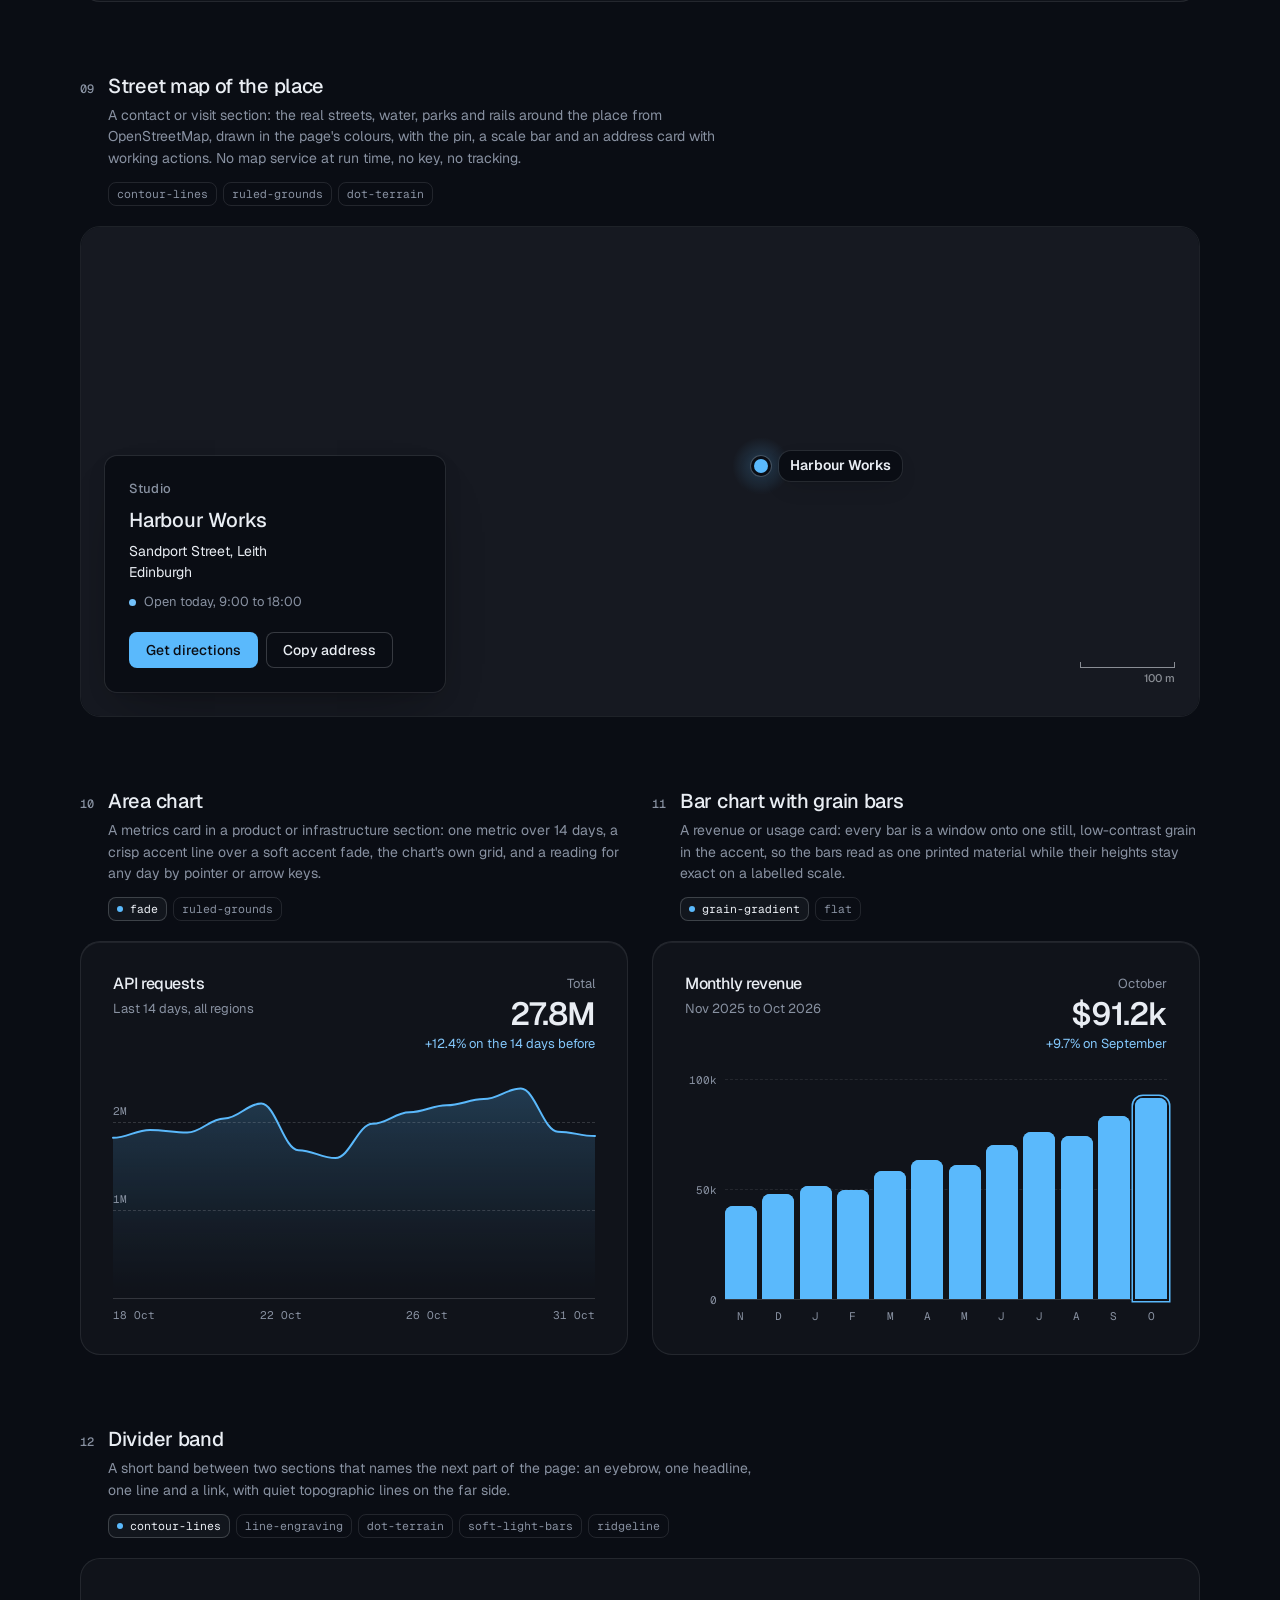
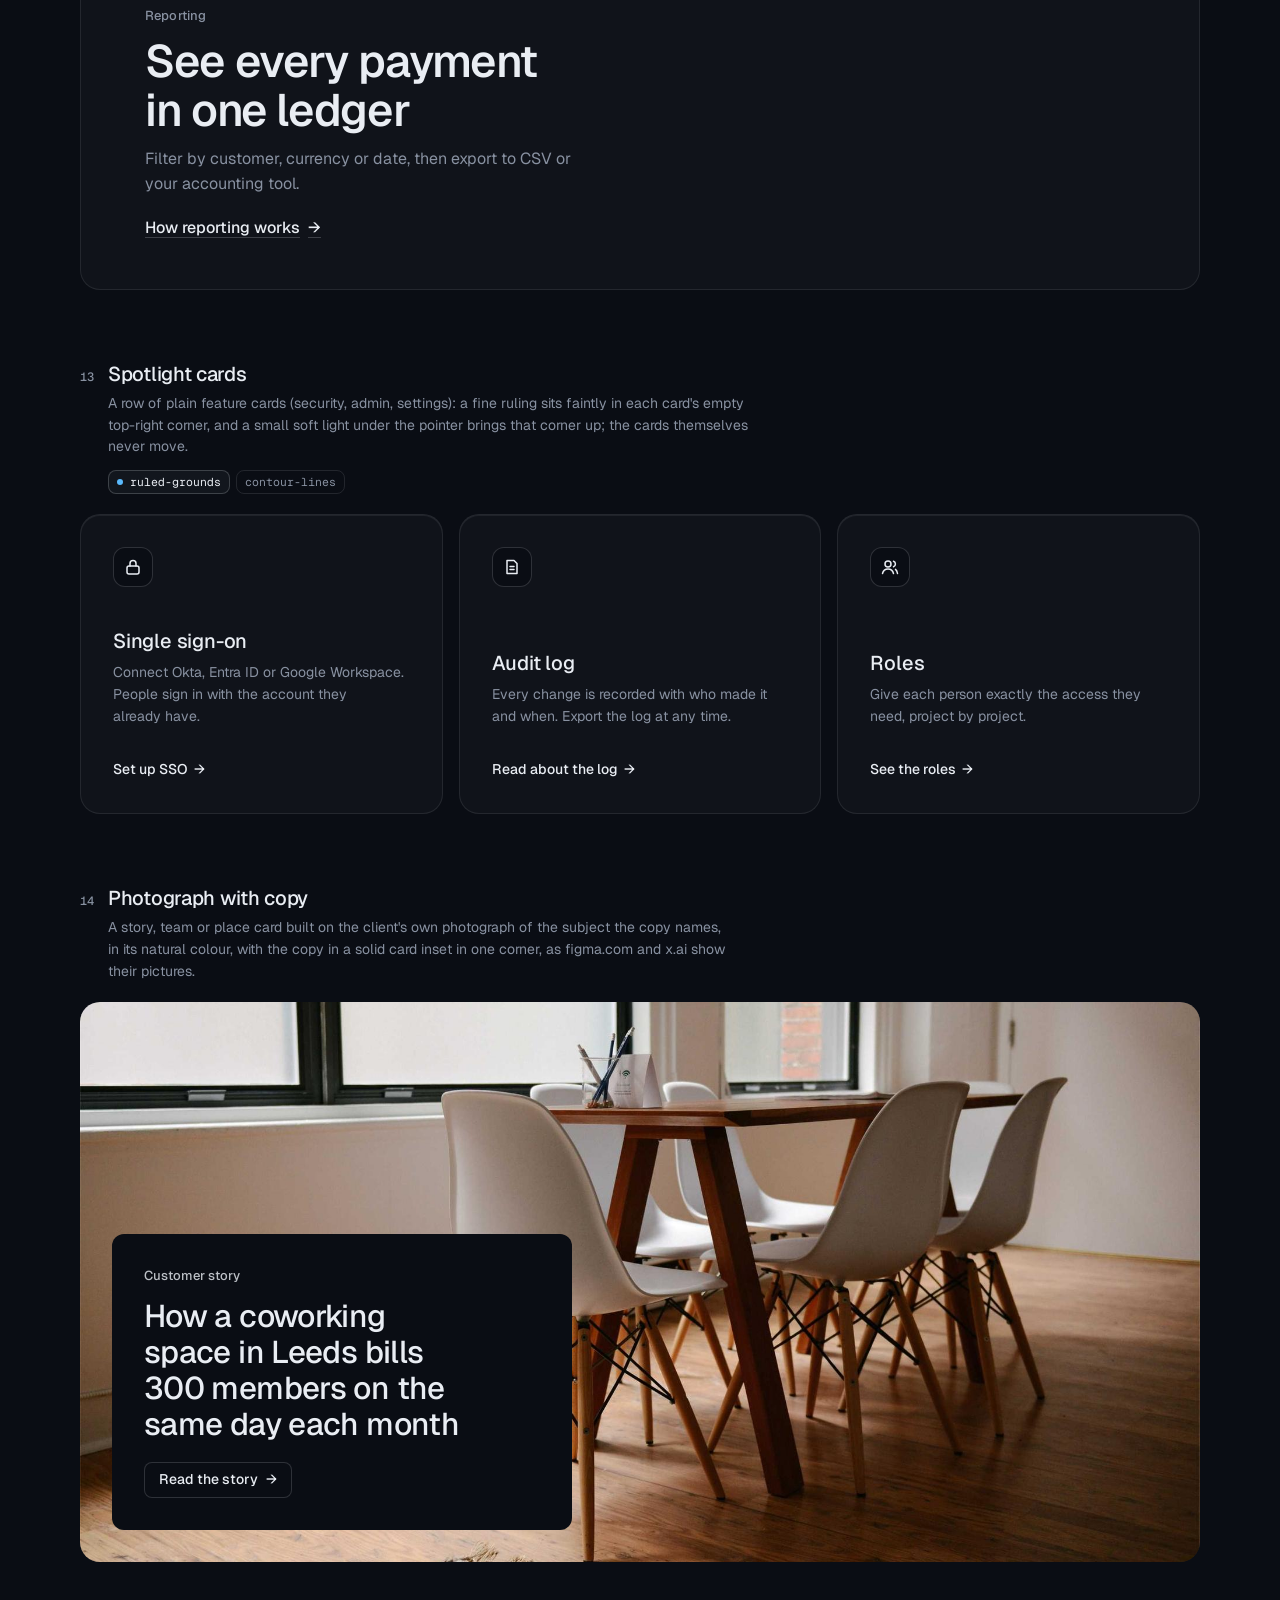
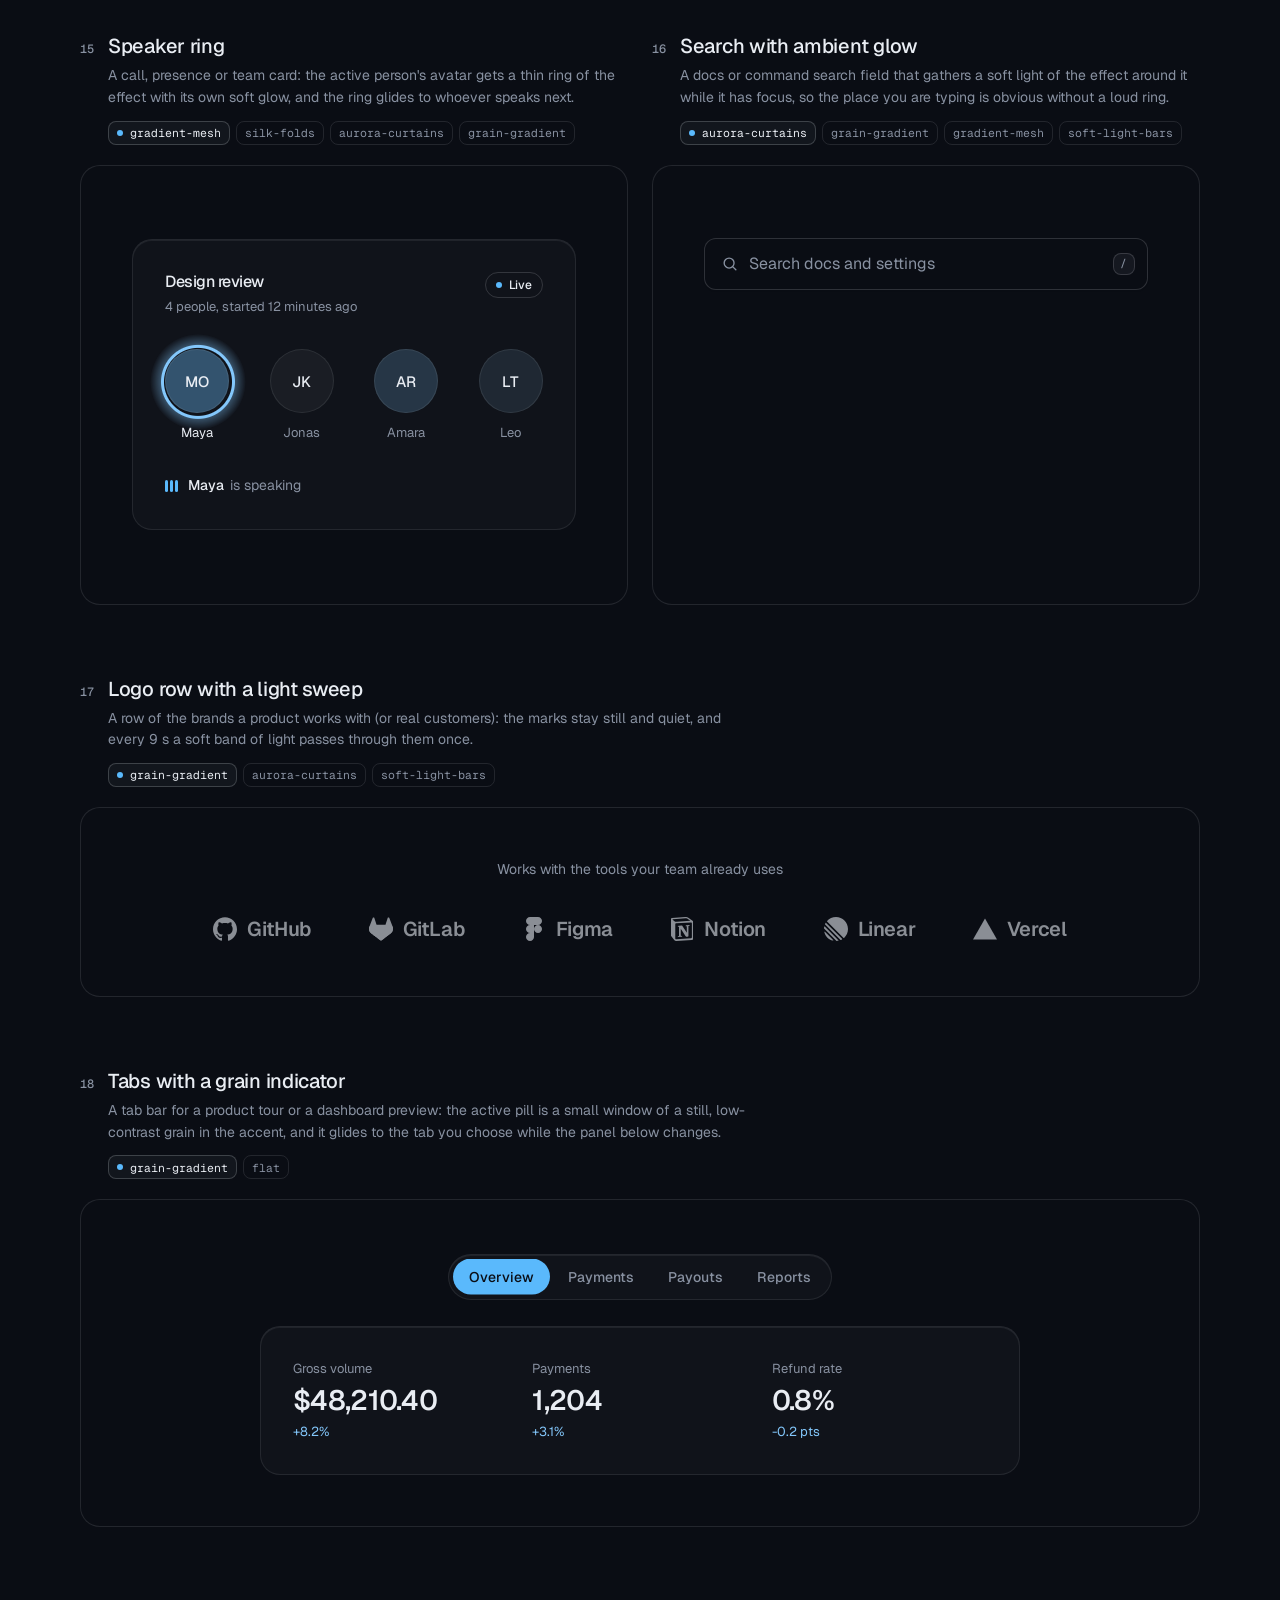
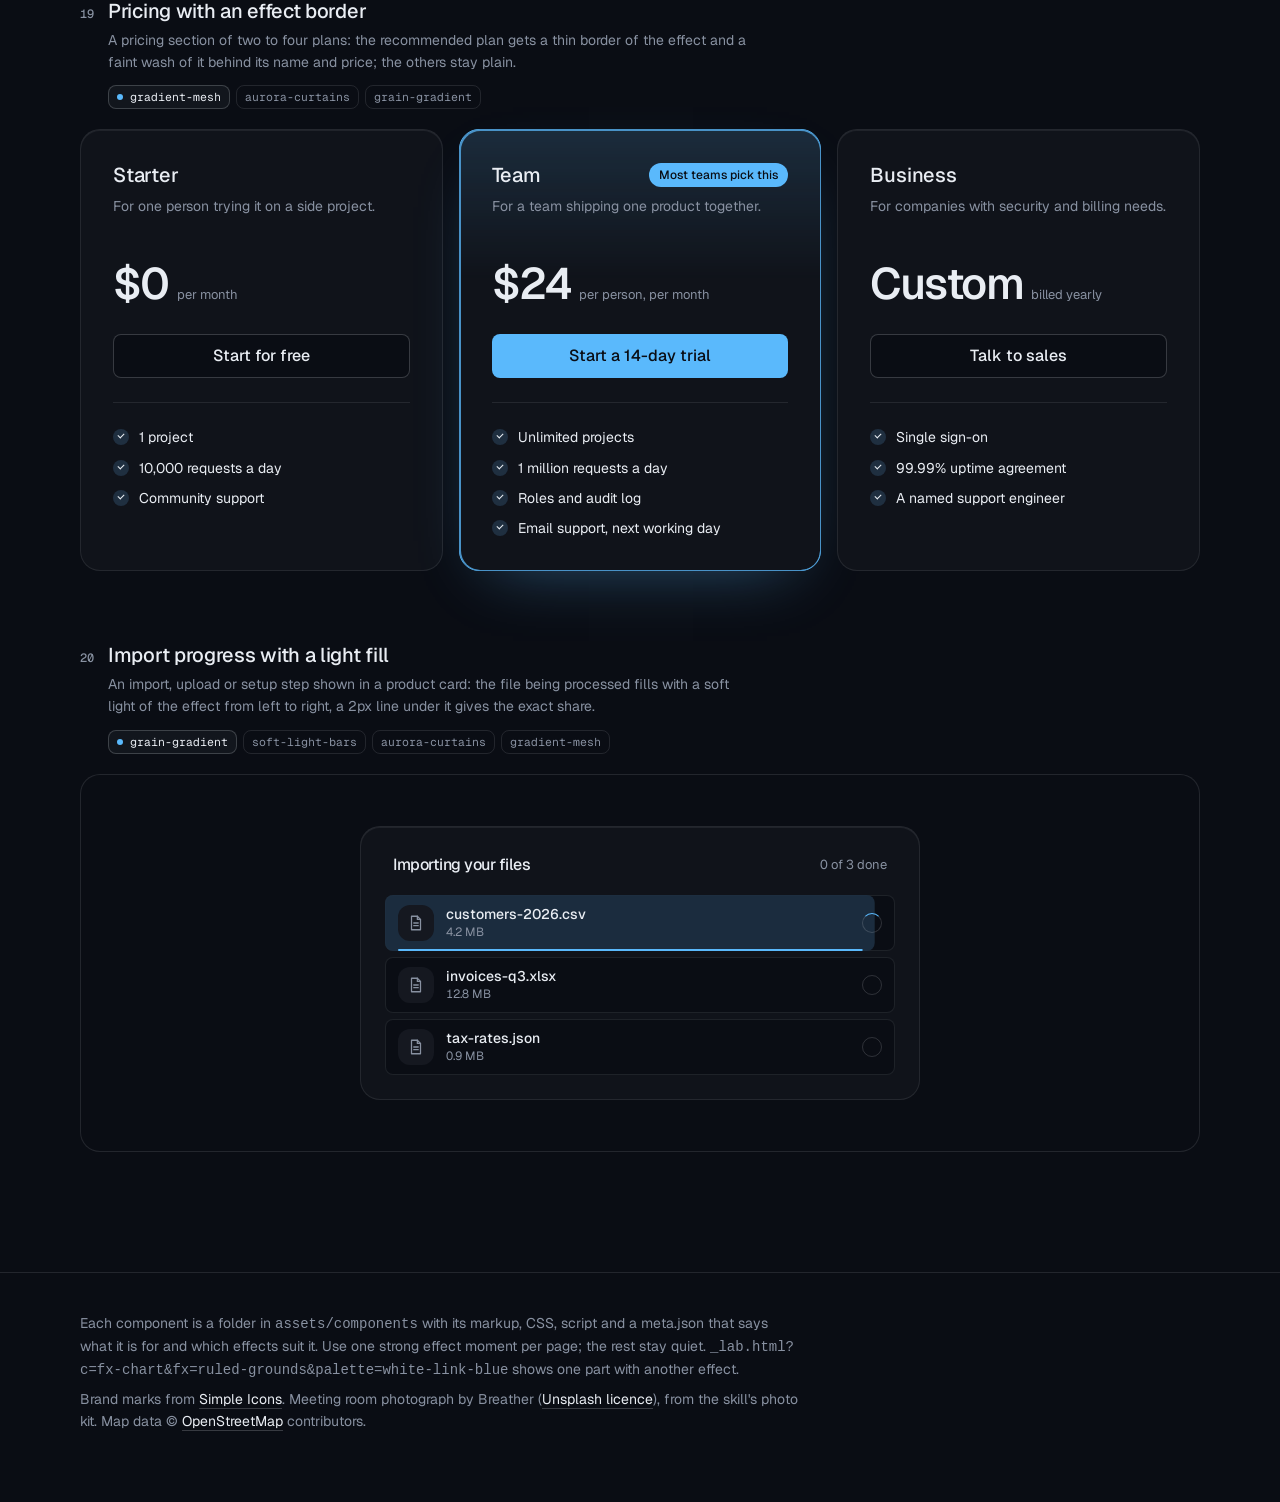
<file: assets/components/index.html>
<!doctype html>
<html lang="en" data-radius="soft">
<head>
<script>window.__tpGlMax = 16;   /* a gallery shows many live effects at once; a page of a site keeps the default 4 (fx.js) */</script>
<meta charset="utf-8">
<meta name="viewport" content="width=device-width, initial-scale=1">
<title>Effect components</title>
<link rel="preconnect" href="https://fonts.googleapis.com">
<link rel="preconnect" href="https://fonts.gstatic.com" crossorigin>
<link href="https://fonts.googleapis.com/css2?family=Geist:wght@100..900&family=Geist+Mono:wght@400..600&display=swap" rel="stylesheet">
<link rel="stylesheet" href="../system.css">
<link rel="stylesheet" href="./base.css">
<style>
  :root {
    --font-display: "Geist", system-ui, sans-serif;
    --font-text: "Geist", system-ui, sans-serif;
    --font-mono: "Geist Mono", ui-monospace, monospace;
    --display-weight: 560;
    --display-tracking: -0.03em;
    --container: 1200px;
  }
  body { min-height: 100vh; }
  .top {
    position: sticky; top: 0; z-index: 50; height: 64px; background: var(--bg);
    border-bottom: 1px solid var(--line);
  }
  .top .container { height: 100%; display: flex; align-items: center; justify-content: space-between; gap: 16px; }
  .brand { display: flex; align-items: center; gap: 10px; font-weight: 560; letter-spacing: -0.01em; }
  .brand small { font: 400 13px/1 var(--font-mono); color: var(--muted); }
  .top nav { display: flex; align-items: center; gap: 20px; }
  .top nav a.link { font-size: 14px; }
  .swatches { display: flex; gap: 4px; padding: 3px; border: 1px solid var(--line); border-radius: 999px; background: var(--bg); }
  .swatches button {
    width: 30px; height: 30px; border-radius: 999px; border: 0; padding: 0; cursor: pointer; position: relative;
    background: var(--sw-bg);
  }
  .swatches button::after {
    content: ""; position: absolute; inset: 9px; border-radius: 999px; background: var(--sw-accent);
    box-shadow: 0 0 0 1px color-mix(in oklab, var(--sw-ink) 25%, transparent);
  }
  .swatches button[aria-pressed="true"] { box-shadow: 0 0 0 2px var(--ink); }
  .swatches button:focus-visible { outline-offset: 3px; }

  .intro { padding-block: 64px 40px; display: grid; grid-template-columns: minmax(0, 6fr) minmax(0, 6fr); gap: 48px; align-items: end; }
  .intro h1 { font-size: clamp(34px, 2.2vw + 18px, 52px); line-height: 1.05; max-width: 15ch; }
  .intro p { margin-top: 16px; color: var(--muted); font-size: var(--t-body); line-height: 1.55; max-width: 52ch; }
  .index { display: flex; flex-wrap: wrap; gap: 6px; justify-content: flex-start; }
  @media (max-width: 1023px) { .intro { grid-template-columns: minmax(0, 1fr); gap: 28px; } }
  .index a {
    display: inline-flex; align-items: center; gap: 8px; height: 30px; padding: 0 11px; border-radius: 999px;
    border: 1px solid var(--line); font-size: 13px; color: var(--ink);
    transition: border-color var(--dur) var(--ease), background-color var(--dur) var(--ease);
  }
  .index a span { font-family: var(--font-mono); font-size: 11px; color: var(--muted); }
  .index a:hover { border-color: var(--line-strong); background: color-mix(in oklab, var(--ink) 4%, var(--bg)); }

  /* every part spans two rows of the list (its notes, its stage) as a subgrid, so the two parts of a
     half-width pair share one notes height and one stage height: their stages start and end level */
  .list { display: grid; grid-template-columns: repeat(2, minmax(0, 1fr)); column-gap: 24px; row-gap: 0; padding-bottom: 120px; }
  .sc { grid-column: 1 / -1; grid-row: span 2; display: grid; grid-template-rows: subgrid; row-gap: 20px; min-width: 0; scroll-margin-top: 88px; padding-top: 72px; }
  .sc:first-child { padding-top: 0; }
  .sc.is-half { grid-column: auto; }
  .sc.is-half .sc__stage:not(.is-center) { display: grid; }
  .sc__meta { display: grid; grid-template-columns: auto 1fr; column-gap: 14px; row-gap: 6px; align-items: baseline; align-content: start; }
  .sc__note { grid-column: 2; margin: 2px 0 0; font-size: 13px; color: var(--muted); }
  .sc__note::before { content: "Try it: "; color: var(--ink); font-weight: 500; }
  .sc__no { font: 500 12px/1 var(--font-mono); color: var(--muted); padding-top: 2px; }
  .sc__name { font: 500 20px/1.25 var(--font-text); letter-spacing: -0.015em; margin: 0; }
  .sc__for { grid-column: 2; color: var(--muted); font-size: 14px; line-height: 1.55; max-width: 72ch; margin: 0; }
  .sc__fx { grid-column: 2; display: flex; flex-wrap: wrap; gap: 6px; margin-top: 6px; }
  .sc__fx li {
    font: 400 11.5px/1 var(--font-mono); color: var(--muted); height: 24px; display: inline-flex; align-items: center;
    padding: 0 8px; border-radius: var(--r-sm); border: 1px solid var(--line);
  }
  .sc__fx li.is-on { color: var(--ink); border-color: var(--line-strong); background: color-mix(in oklab, var(--ink) 5%, var(--bg)); }
  .sc__fx li.is-on::before { content: ""; width: 6px; height: 6px; border-radius: 99px; background: var(--accent); margin-right: 7px; }
  .sc__stage {
    position: relative; min-width: 0; border: 1px solid var(--line); border-radius: var(--r-lg);
    padding: clamp(20px, 4vw, 56px); background: var(--bg);
  }
  .sc__stage.is-tall { padding-block: clamp(56px, 8vw, 120px); }
  .sc__stage.is-flush { padding: 0; border: 0; }
  .sc__stage.is-center { display: grid; place-items: center; min-height: 320px; }
  /* one object, at a size a page would give it */
  #fx-dither-object .sc__stage { display: grid; justify-items: center; }
  #fx-dither-object .cx-obj { width: min(100%, 720px); }
  .sc__pick { grid-column: 2; display: flex; flex-wrap: wrap; gap: 4px; margin-top: 8px; }
  .sc__pick button {
    height: 30px; padding: 0 12px; border-radius: 999px; border: 1px solid var(--line); background: var(--bg);
    font: 500 13px/1 var(--font-text); color: var(--muted); cursor: pointer;
  }
  .sc__pick button:hover { color: var(--ink); border-color: var(--line-strong); }
  .sc__pick button[aria-pressed="true"] { color: var(--ink); border-color: var(--line-strong); background: color-mix(in oklab, var(--ink) 6%, var(--bg)); }
  /* the search list opens below its field: leave it room inside the frame */
  #fx-search .sc__stage { min-height: 440px; place-items: start center; padding-top: 72px; }
  .sc__stage:empty::after { content: "Loading"; color: var(--muted); font-size: 13px; }

  .foot { border-top: 1px solid var(--line); padding: 40px 0 64px; color: var(--muted); font-size: 14px; }
  .foot p { max-width: 80ch; margin: 0 0 8px; }
  .foot a { color: var(--ink); text-decoration: underline; text-decoration-color: var(--line-strong); text-underline-offset: 4px; }

  @media (max-width: 899px) {
    .list { grid-template-columns: minmax(0, 1fr); }
    .sc.is-half { grid-column: 1 / -1; }
    .top nav a.link { display: none; }
  }
  @media (max-width: 639px) {
    .intro { padding-block: 48px 32px; }
    .sc { padding-top: 48px; }
    .sc__meta { grid-template-columns: 1fr; }
    .sc__no { display: none; }
    .sc__for, .sc__fx, .sc__note, .sc__pick { grid-column: 1; }
    .sc__stage.is-center { min-height: 240px; }
    .brand small { display: none; }
  }
</style>
</head>
<body>
<header class="top">
  <div class="container">
    <div class="brand">Effect components <small id="count"></small></div>
    <nav aria-label="Palette and links">
      <a class="link" href="../effects/gallery.html">Effects library</a>
      <div class="swatches" id="swatches" role="group" aria-label="Page palette"></div>
    </nav>
  </div>
</header>

<main>
  <section class="intro container">
    <div>
      <h1>Effects as parts of the page, not only behind it</h1>
      <p id="lede">Feature cards, real objects drawn in dither, type, numbers, buttons, borders, icons, a street map of the real place, a globe, charts and a photograph in its own colours. Every part takes its colours from the page palette: switch it at the top right. Parts that loop have a pause button.</p>
    </div>
    <nav class="index" id="index" aria-label="Components"></nav>
  </section>
  <div class="container list" id="list"></div>
</main>

<footer class="foot">
  <div class="container">
    <p>Each component is a folder in <code>assets/components</code> with its markup, CSS, script and a meta.json that says what it is for and which effects suit it. Use one strong effect moment per page; the rest stay quiet. <code>_lab.html?c=fx-chart&amp;fx=ruled-grounds&amp;palette=white-link-blue</code> shows one part with another effect.</p>
    <p>Brand marks from <a href="https://simpleicons.org/">Simple Icons</a>. Meeting room photograph by Breather (<a href="https://unsplash.com/photos/DEdM9Vs6s8w">Unsplash licence</a>), from the skill's photo kit. Map data © <a href="https://www.openstreetmap.org/copyright">OpenStreetMap</a> contributors.</p>
  </div>
</footer>

<script type="module">
  import fx from '../effects/fx.js';

  // component id, layout and stage style, in page order
  const COMPONENTS = [
    { id: 'fx-feature-card', stage: 'is-flush' },
    { id: 'fx-dither-object', stage: 'is-flush', note: 'pick an object, then point at it and move across: sound rings out of the cups, the seat swivels, the lens zooms, the rotors spin up and the drone lifts off. One object is live at a time, as on a real page.' },
    { id: 'fx-headline', stage: 'is-tall' },
    { id: 'fx-button', half: true, stage: 'is-center', note: 'hover or tab to a button. The light runs only while it is pointed at.' },
    { id: 'fx-prompt', half: true, stage: 'is-center' },
    { id: 'fx-icon-tiles', stage: 'is-flush' },
    { id: 'fx-stat' },
    { id: 'fx-globe', stage: 'is-flush' },
    { id: 'fx-map', stage: 'is-flush' },
    { id: 'fx-chart', half: true, stage: 'is-flush' },
    { id: 'fx-bars', half: true, stage: 'is-flush' },
    { id: 'fx-band', stage: 'is-flush' },
    { id: 'fx-spotlight', stage: 'is-flush' },
    { id: 'fx-photo', stage: 'is-flush' },
    { id: 'fx-avatar', half: true, stage: 'is-center' },
    { id: 'fx-search', half: true, stage: 'is-center' },
    { id: 'fx-logos' },
    { id: 'fx-tabs' },
    { id: 'fx-pricing', stage: 'is-flush' },
    { id: 'fx-progress', stage: 'is-center' },
  ];

  const PALETTES = [
    { id: 'blue-black-cornflower', name: 'Night, cornflower', bg: '#0a0d14', surface: '#131824', ink: '#e9edf3', muted: '#8891a1', accent: '#5ab9fc', accentInk: '#0a0d14' },
    { id: 'graphite-safety-orange', name: 'Graphite, orange', bg: '#18191b', surface: '#222427', ink: '#eff0f1', muted: '#9c9ea3', accent: '#ff4a1f', accentInk: '#18191b' },
    { id: 'white-link-blue', name: 'White, blue', bg: '#ffffff', surface: '#f4f4f4', ink: '#111111', muted: '#6b6b6b', accent: '#1a4be0', accentInk: '#ffffff' },
    { id: 'moss-sand', name: 'Sand, moss', bg: '#ddd6c6', surface: '#d2cab8', ink: '#2a2a26', muted: '#59574e', accent: '#4f6238', accentInk: '#ffffff' },
    { id: 'cobalt-field', name: 'Cobalt field', bg: '#0034eb', surface: '#002fd6', ink: '#ffffff', muted: '#dfe4f2', accent: '#e9e34a', accentInk: '#111111' },
  ];

  const q = new URLSearchParams(location.search);
  if (q.has('time')) fx.setClock(+q.get('time'));
  if (q.has('fallback')) fx.config.forceFallback = true;
  const only = q.get('only') ? q.get('only').split(',') : null;
  const list = document.getElementById('list');
  const index = document.getElementById('index');
  const swatches = document.getElementById('swatches');

  /*
    The budget: a laptop's integrated GPU shares its memory with everything else, so this page never
    holds more than 4 live WebGL contexts. A part is started when it comes near the viewport and
    destroyed when it leaves it; still parts draw once and free their context; fx.js frees any idle
    off-screen context past 4. liveGL() counts the contexts that are open right now.
  */
  fx.config.maxLive = 4;
  const contexts = new Set();
  let peakGL = 0;
  const getContext = HTMLCanvasElement.prototype.getContext;
  HTMLCanvasElement.prototype.getContext = function (type, ...rest) {
    const c = getContext.call(this, type, ...rest);
    if (c && /webgl/i.test(type) && !contexts.has(c)) { contexts.add(c); peakGL = Math.max(peakGL, liveGL()); }
    return c;
  };
  function liveGL() {
    for (const c of contexts) if (c.isContextLost()) contexts.delete(c);
    return contexts.size;
  }

  // the dither object: one live at a time, switched here (a real page shows one object)
  const OBJECTS = {
    headphones: ['Headphones', 'Over-ear, wireless'],
    chair: ['Office chair', 'Swivel seat on five castors'],
    camera: ['Camera', 'Mirrorless, with a zoom lens'],
    drone: ['Drone', 'Four rotors and a camera'],
  };
  let object = OBJECTS[q.get('object')] ? q.get('object') : 'headphones';
  // print (ordered dither, the default) or studio (a smooth shaded render: no picker until it is anti-aliased; ?render=studio)
  let render = q.get('render') === 'studio' ? 'studio' : 'print';

  function applyPalette(p) {
    const c = fx.color;
    const action = c.contrast(p.accent, p.bg) >= 2.2 ? p.accent : p.ink;
    const actionInk = action === p.accent ? p.accentInk : p.bg;
    const s = document.documentElement.style;
    const set = (k, v) => s.setProperty(k, v);
    set('--p-bg', p.bg); set('--p-surface', p.surface); set('--p-ink', p.ink); set('--p-muted', p.muted);
    set('--p-accent', p.accent); set('--p-accent-ink', p.accentInk); set('--p-action', action); set('--p-action-ink', actionInk);
    document.documentElement.style.colorScheme = c.isDark(p.bg) ? 'dark' : 'light';
    for (const b of swatches.children) b.setAttribute('aria-pressed', String(b.dataset.id === p.id));
  }

  async function load(entry) {
    const base = `./${entry.id}/`;
    const [meta, html, mod] = await Promise.all([
      fetch(base + 'meta.json').then(r => (r.ok ? r.json() : null)),
      fetch(base + 'component.html').then(r => (r.ok ? r.text() : null)),
      import(base + 'component.js').catch(err => { console.warn(entry.id, err); return null; }),
    ]).catch(() => [null, null, null]);
    if (!meta || !html || !mod) return null;
    const link = document.createElement('link');
    link.rel = 'stylesheet';
    link.href = base + 'component.css';
    document.head.append(link);
    await new Promise(r => { link.onload = link.onerror = r; });
    return { ...entry, meta, html, mod };
  }

  function section(e, n) {
    const s = document.createElement('section');
    s.className = 'sc' + (e.half ? ' is-half' : '');
    s.id = e.id;
    const fxList = (e.meta.effects || []).map(id => `<li class="${id === e.meta.default ? 'is-on' : ''}">${id}</li>`).join('');
    const pick = e.id === 'fx-dither-object'
      ? `<div class="sc__pick" role="group" aria-label="Object">${Object.keys(OBJECTS).map(k => `<button type="button" data-object="${k}" aria-pressed="${k === object}">${OBJECTS[k][0]}</button>`).join('')}</div>`
      : '';
    s.innerHTML = `
      <div class="sc__meta">
        <span class="sc__no">${String(n).padStart(2, '0')}</span>
        <h2 class="sc__name">${e.meta.name}</h2>
        <p class="sc__for">${e.meta.for}</p>
        ${fxList ? `<ul class="sc__fx" aria-label="Effects that suit it">${fxList}</ul>` : ''}
        ${pick}
        ${e.note ? `<p class="sc__note">${e.note}</p>` : ''}
      </div>
      <div class="sc__stage ${e.stage || ''}"></div>`;
    return s;
  }

  // the markup is placed at once (the page keeps its full height); the scripts run only near the viewport
  function markup(e) {
    const stage = e.section.querySelector('.sc__stage');
    stage.innerHTML = e.html;
    if (e.id === 'fx-dither-object') {
      const fig = stage.querySelector('.cx-obj');
      fig.dataset.cxObject = object;
      if (render === 'studio') fig.dataset.cxRender = 'studio'; else delete fig.dataset.cxRender;
      fig.querySelector('.cx-obj__stage').removeAttribute('aria-label');
    }
    return stage;
  }
  function start(e) {
    if (e.ctrl) return;
    const stage = markup(e);
    try { e.ctrl = e.mod.default(stage.firstElementChild || stage) || { destroy() {} }; } catch (err) { console.error(e.id, err); e.ctrl = { destroy() {} }; }
  }
  function stop(e) {
    if (!e.ctrl) return;
    try { e.ctrl.destroy?.(); } catch (err) { console.warn(e.id, err); }
    fx.unmountAll(e.section);
    e.ctrl = null;
  }

  function setPalette(p, entries) {
    entries.forEach(stop);
    applyPalette(p);
    try { localStorage.setItem('cx-palette', p.id); } catch (_) {}
    requestAnimationFrame(() => entries.forEach(e => (e.near ? start(e) : markup(e))));
  }

  let saved = null;
  try { saved = localStorage.getItem('cx-palette'); } catch (_) {}
  const first = PALETTES.find(p => p.id === q.get('palette')) || PALETTES.find(p => p.id === saved) || PALETTES[0];
  for (const p of PALETTES) {
    const b = document.createElement('button');
    b.type = 'button';
    b.dataset.id = p.id;
    b.title = p.name;
    b.setAttribute('aria-label', p.name);
    b.style.setProperty('--sw-bg', p.bg);
    b.style.setProperty('--sw-accent', p.accent);
    b.style.setProperty('--sw-ink', p.ink);
    swatches.append(b);
  }
  applyPalette(first);

  const wanted = COMPONENTS.filter(c => !only || only.includes(c.id));
  const entries = (await Promise.all(wanted.map(load))).filter(Boolean);
  document.getElementById('count').textContent = `${entries.length} parts`;
  entries.forEach((e, i) => {
    e.section = section(e, i + 1);
    list.append(e.section);
    markup(e);
    const a = document.createElement('a');
    a.href = '#' + e.id;
    a.innerHTML = `<span>${String(i + 1).padStart(2, '0')}</span>${e.meta.name}`;
    index.append(a);
  });
  await document.fonts.ready;
  const near = new IntersectionObserver(seen => {
    for (const en of seen) {
      const e = entries.find(x => x.section === en.target);
      if (!e) continue;
      e.near = en.isIntersecting;
      if (e.near) start(e); else stop(e);
    }
  }, { rootMargin: '10% 0px' });
  entries.forEach(e => near.observe(e.section));
  setTimeout(() => { document.documentElement.dataset.ready = '1'; }, 1500);

  swatches.addEventListener('click', ev => {
    const b = ev.target.closest('button');
    if (!b) return;
    const p = PALETTES.find(x => x.id === b.dataset.id);
    if (p) setPalette(p, entries);
  });
  list.addEventListener('click', ev => {
    const b = ev.target.closest('[data-object], [data-render]');
    if (!b || !(OBJECTS[b.dataset.object] || b.dataset.render)) return;
    if (b.dataset.render) render = b.dataset.render; else object = b.dataset.object;
    b.parentElement.querySelectorAll('button').forEach(x => x.setAttribute('aria-pressed', String(x === b)));
    const e = entries.find(x => x.id === 'fx-dither-object');
    stop(e);
    if (e.near) start(e); else markup(e);
  });
  window.__cx = {
    entries,
    setPalette: id => setPalette(PALETTES.find(p => p.id === id), entries),
    setObject: k => list.querySelector(`[data-object="${k}"]`)?.click(),
    gl: () => ({ live: liveGL(), peak: peakGL, started: entries.filter(e => e.ctrl).map(e => e.id) }),
  };
</script>

</body>
</html>
</file>
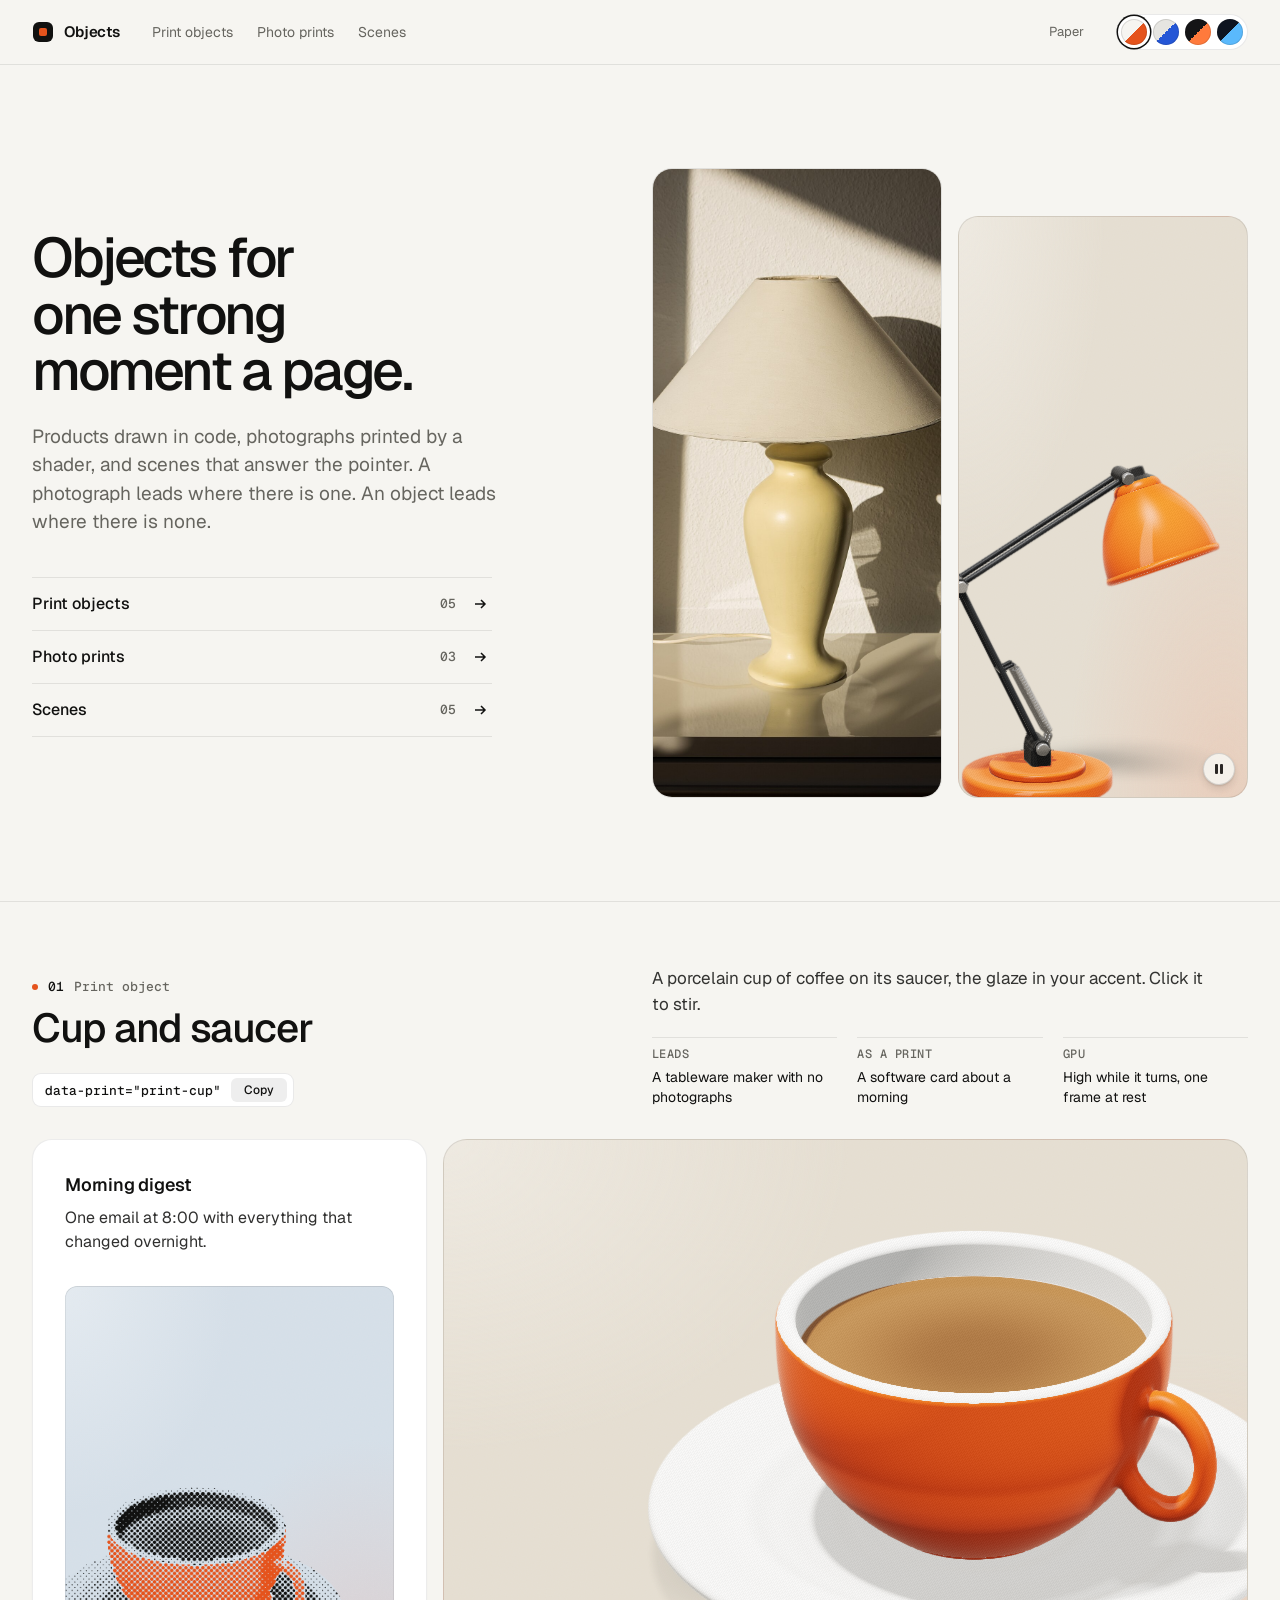
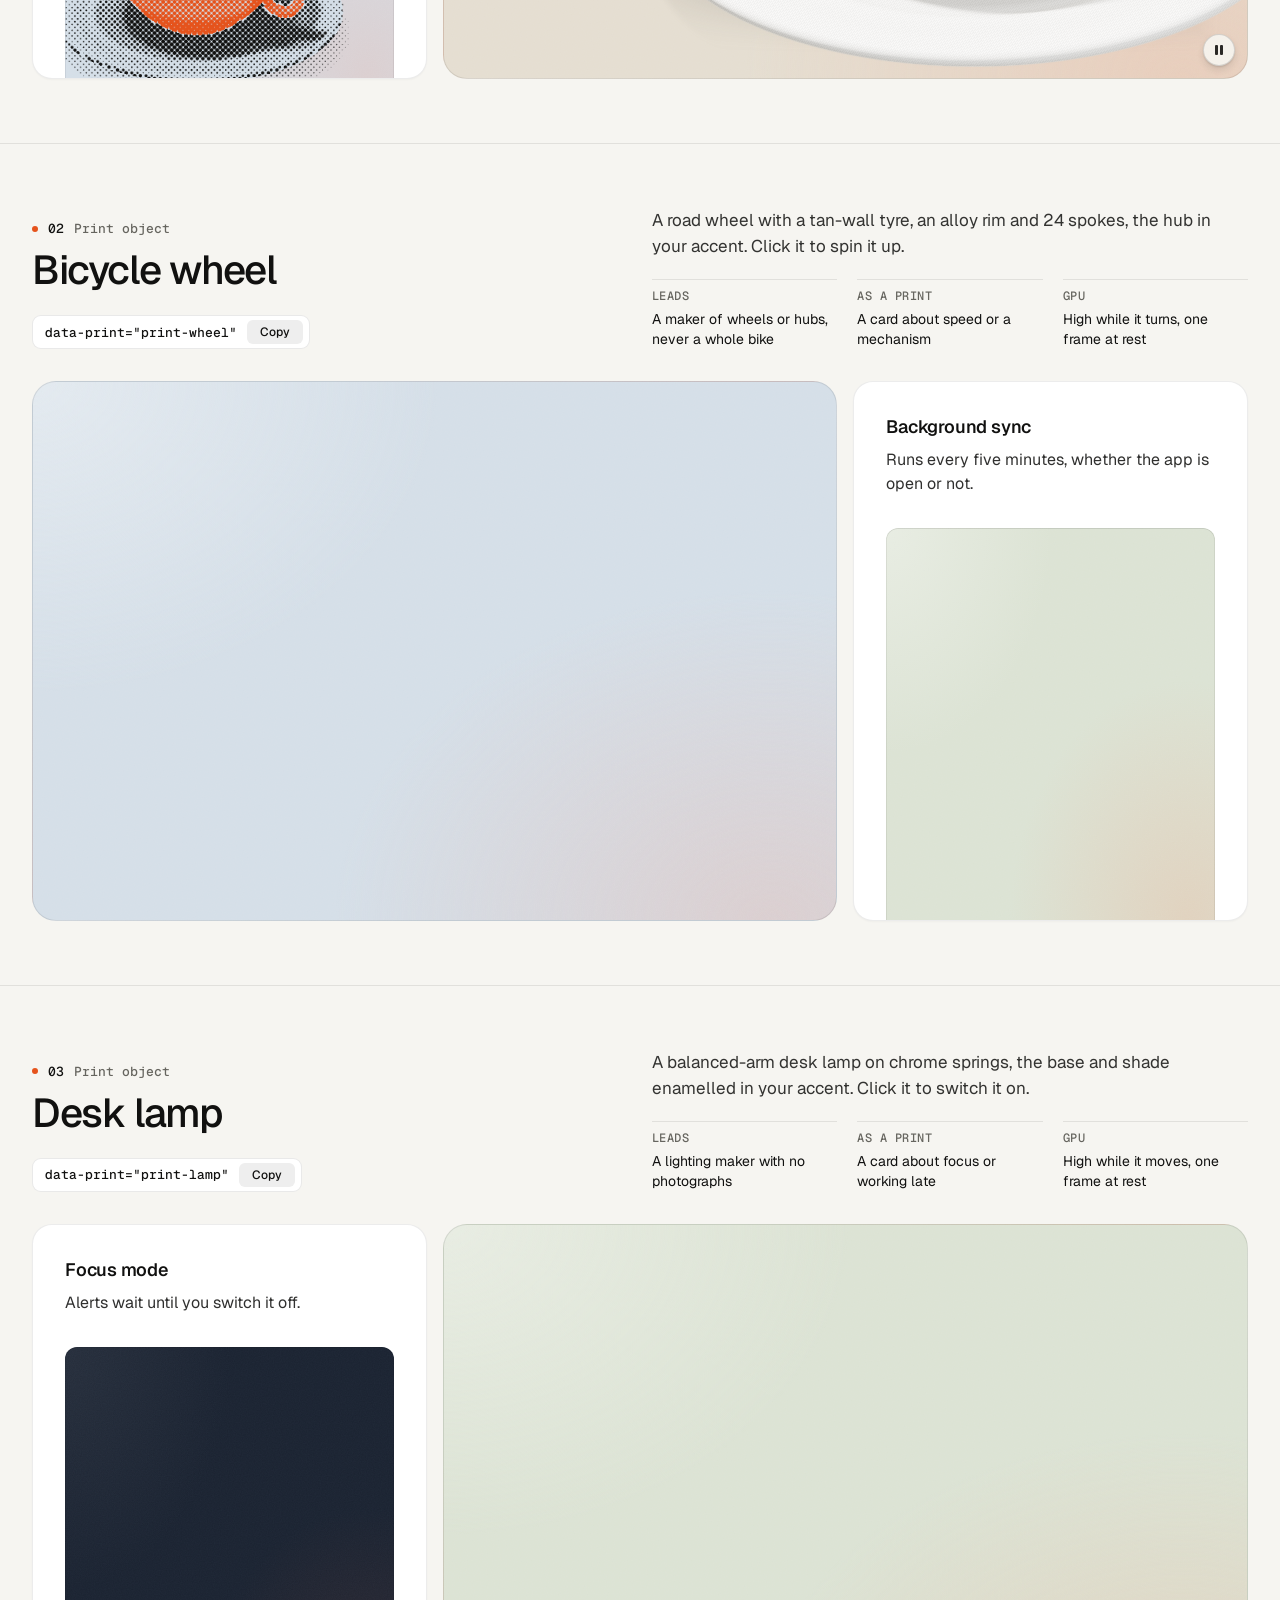
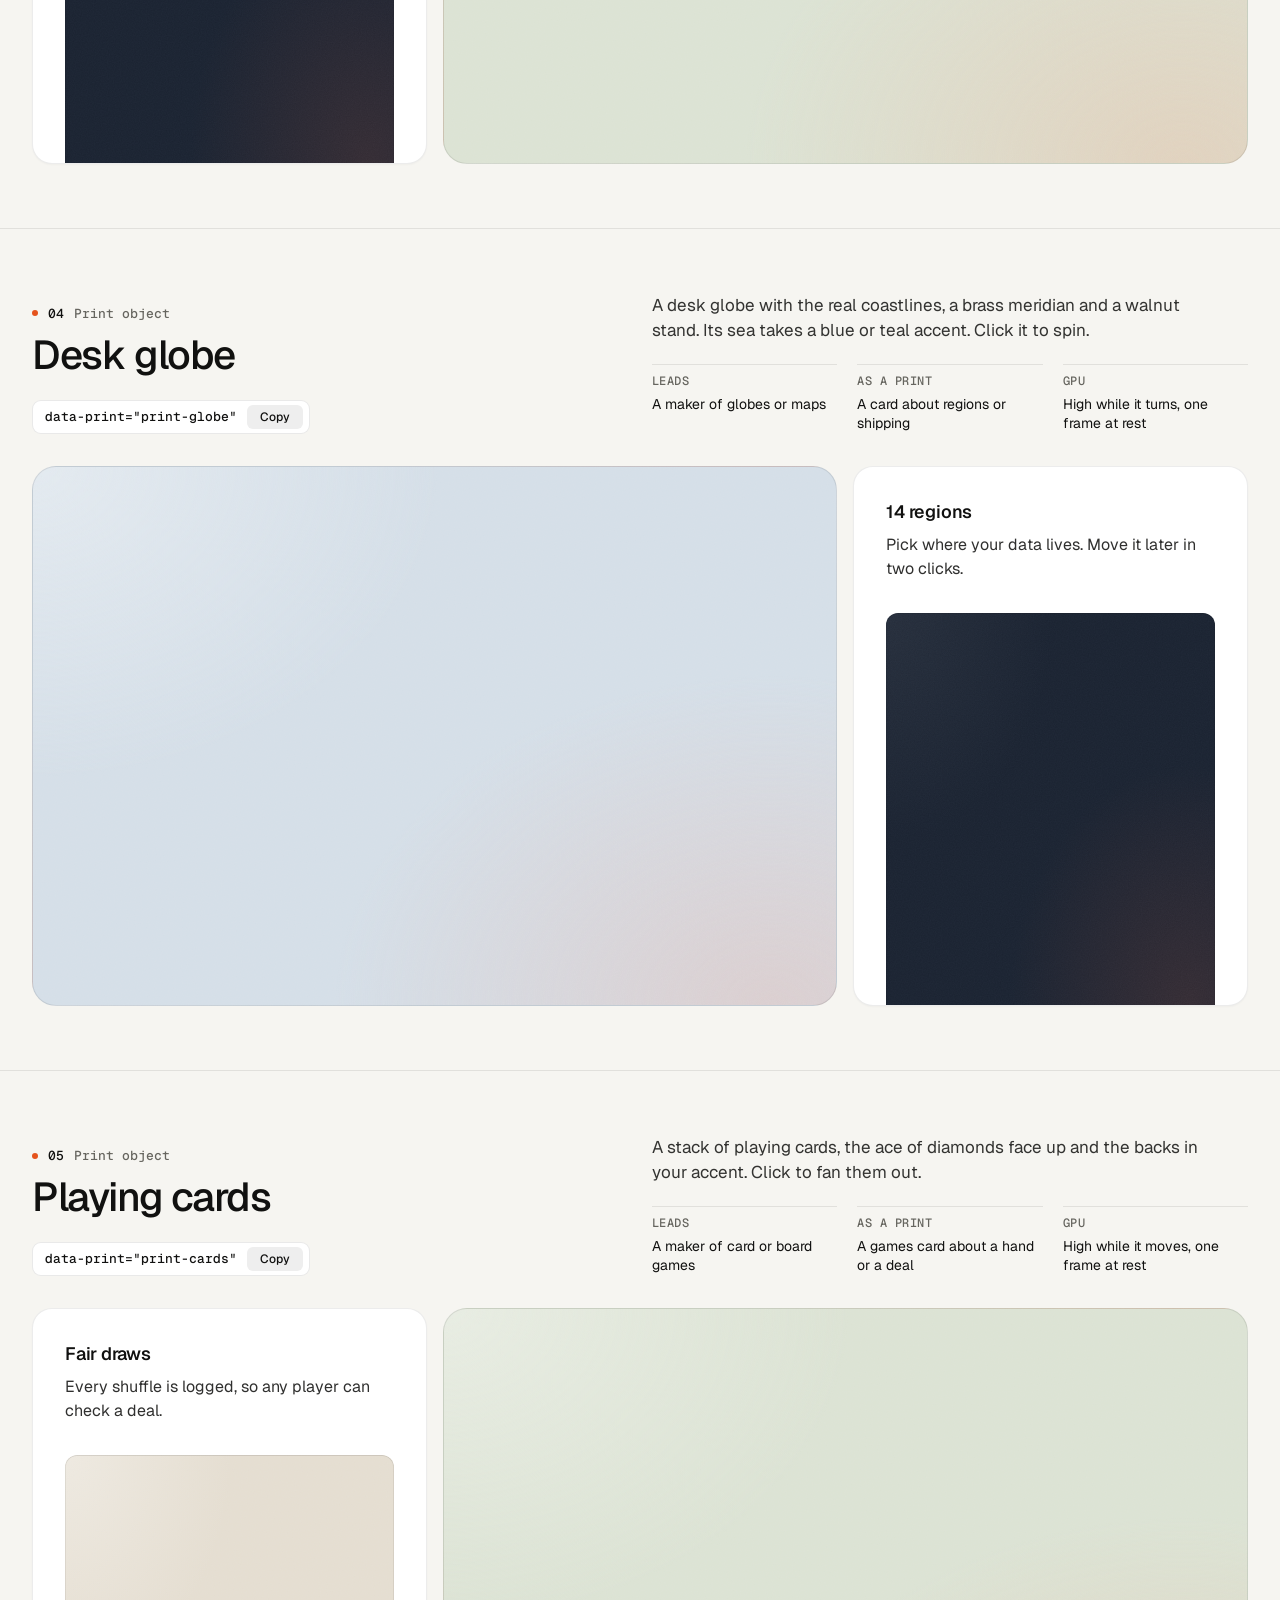
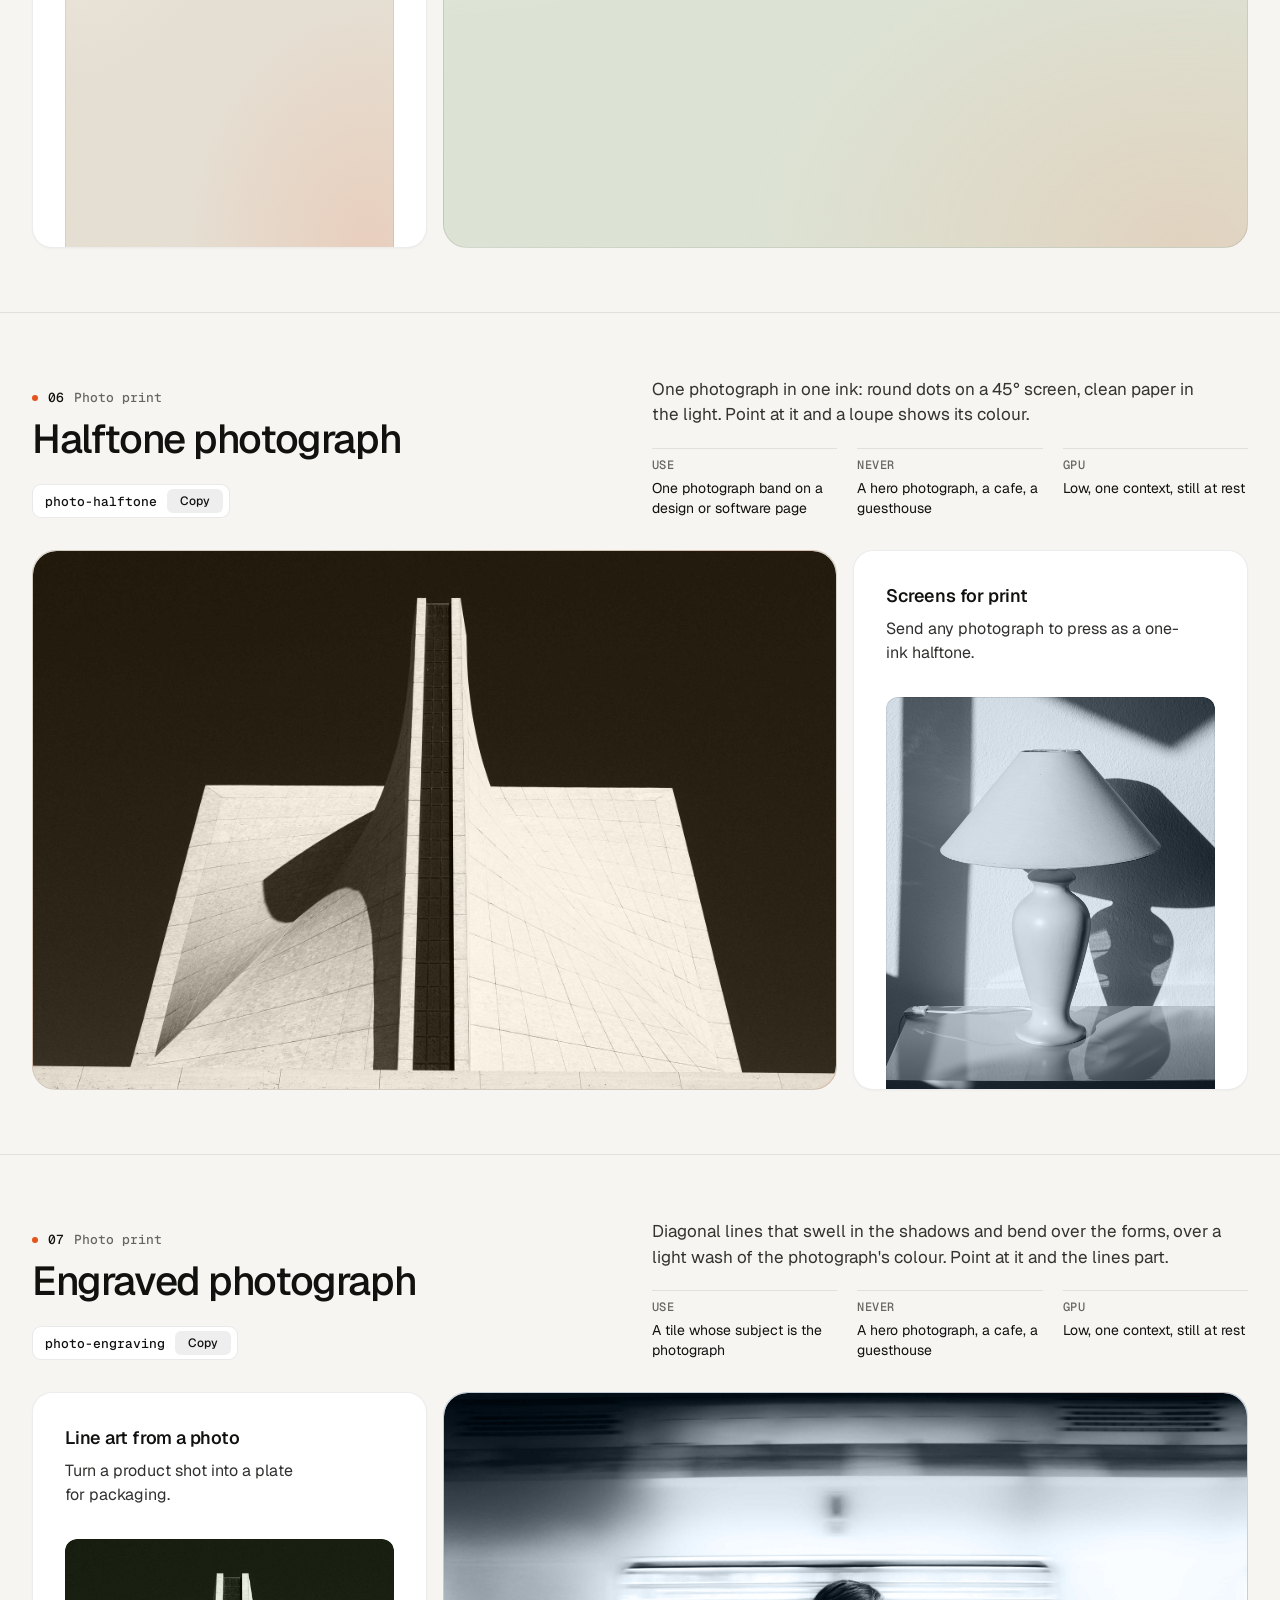
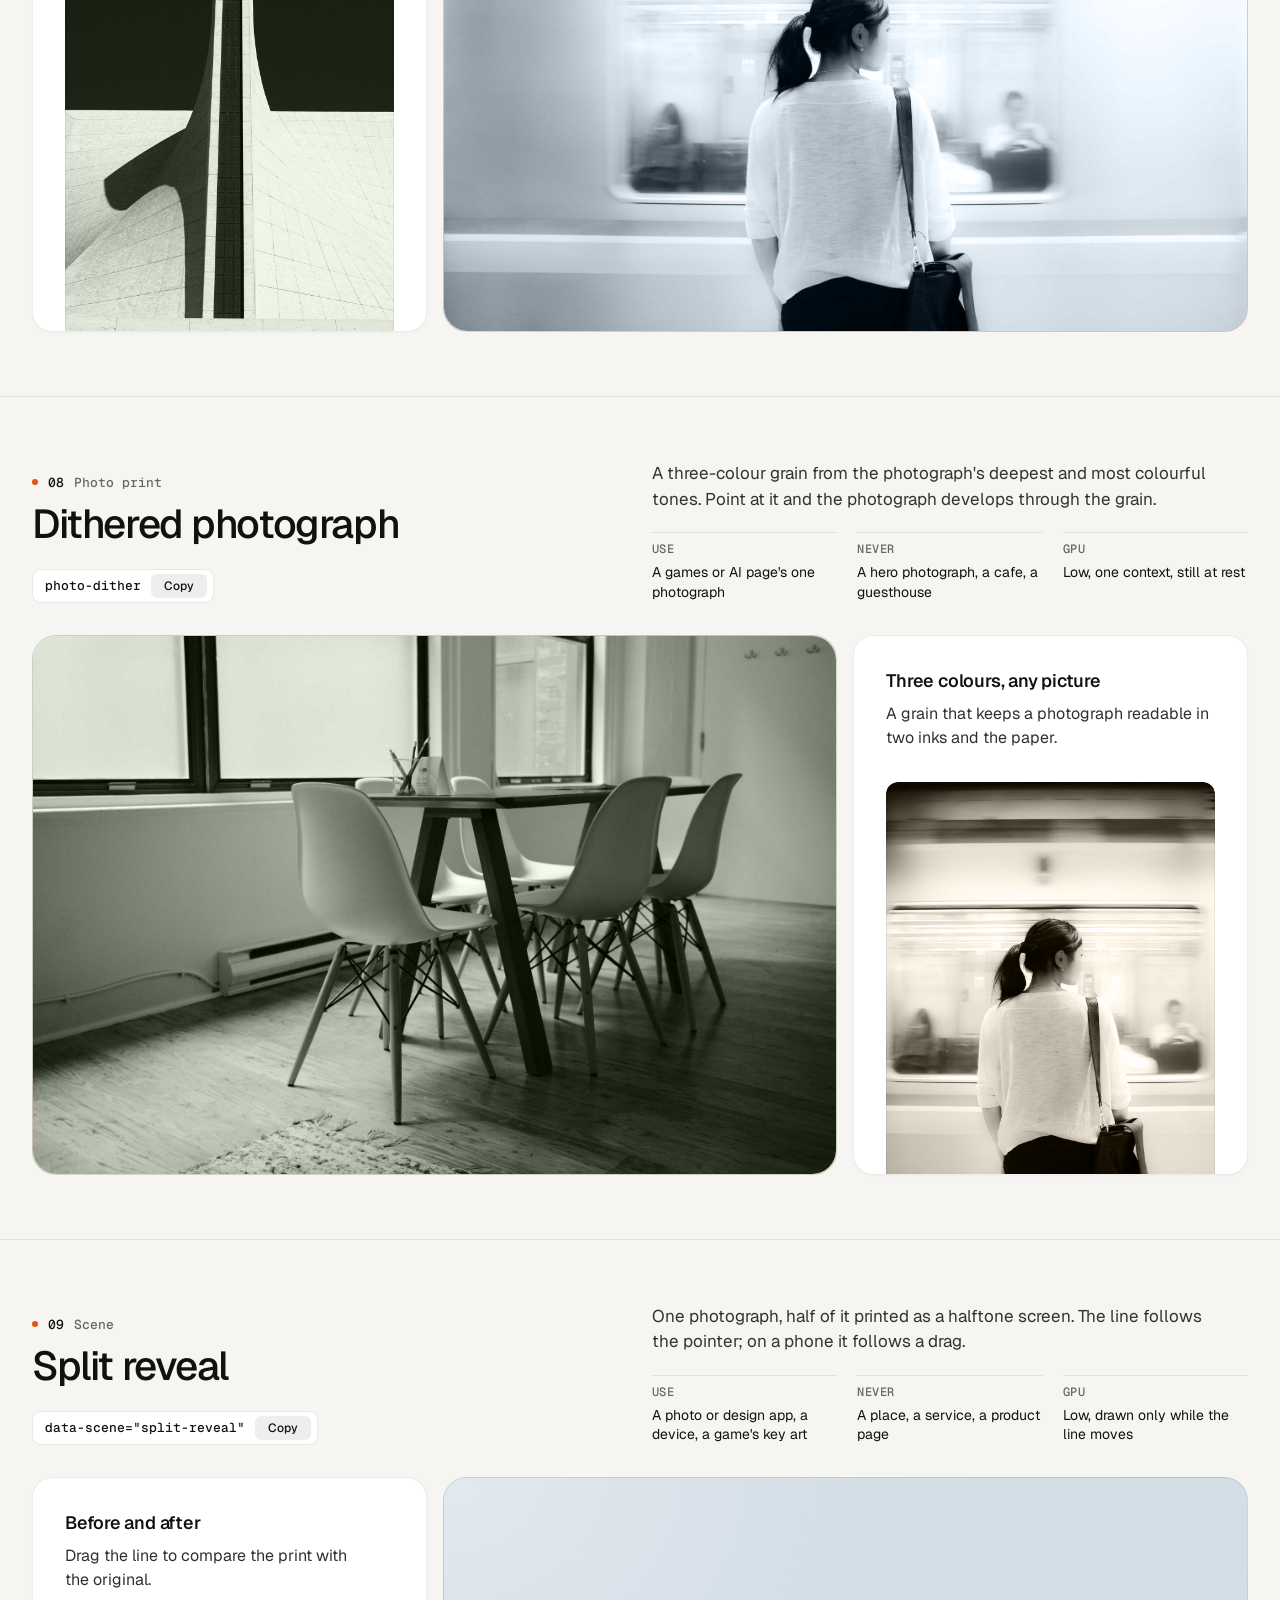
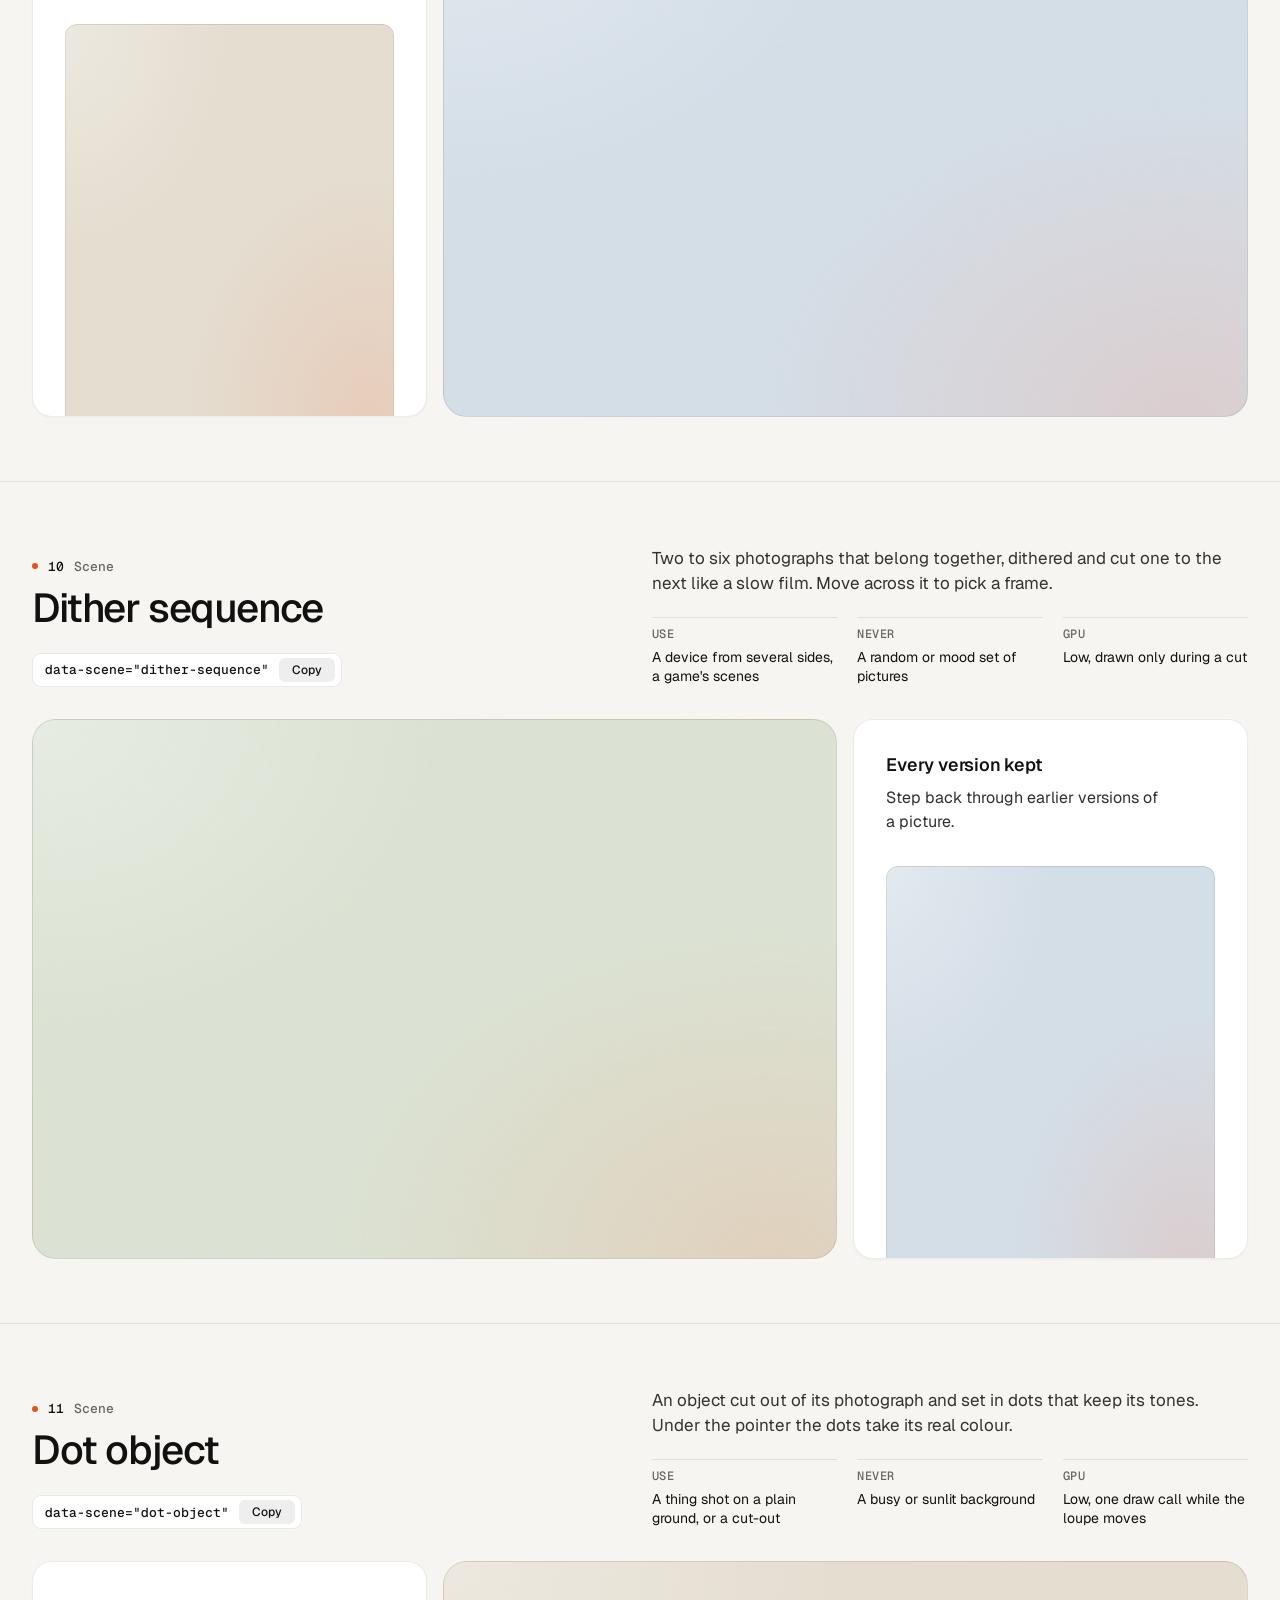
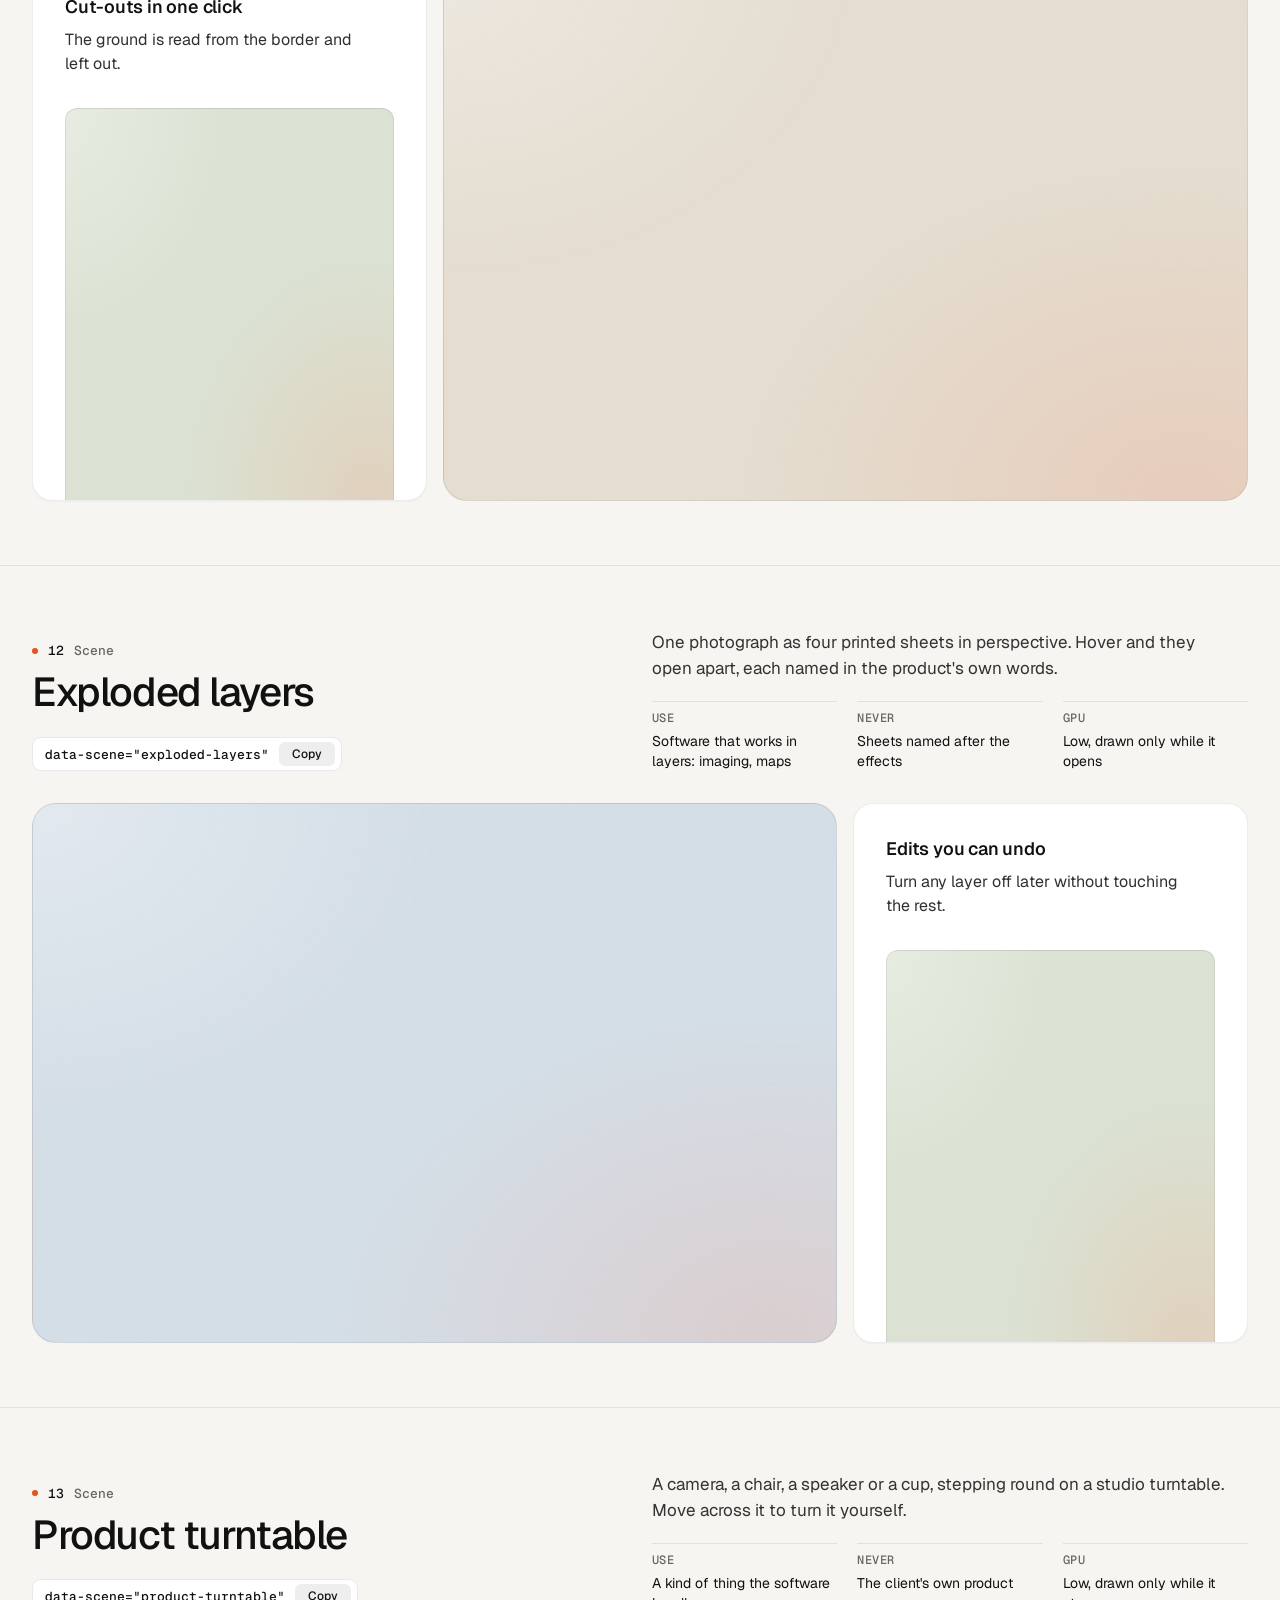
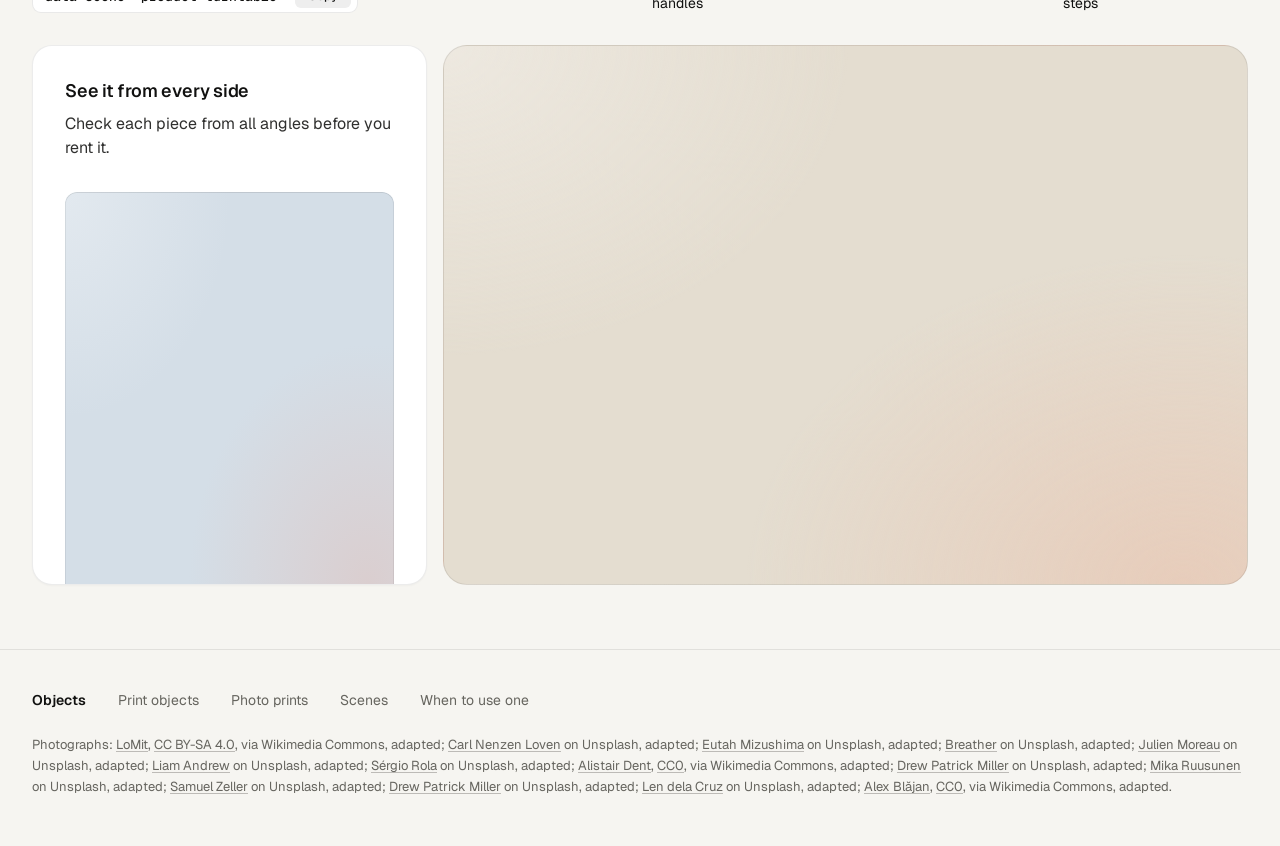
<file: assets/objects/index.html>
<!doctype html>
<html lang="en" data-palette="paper">
<head>
<script>window.__tpGlMax = 16;   /* a gallery shows many live effects at once; a page of a site keeps the default 4 (fx.js) */</script>
<meta charset="utf-8">
<meta name="viewport" content="width=device-width, initial-scale=1">
<title>Objects</title>
<meta name="description" content="Thirteen objects for one strong moment a page: products drawn in code, photographs printed by a shader, scenes that answer the pointer.">
<link rel="icon" href="data:,">
<link rel="preconnect" href="https://fonts.googleapis.com">
<link rel="preconnect" href="https://fonts.gstatic.com" crossorigin>
<link href="https://fonts.googleapis.com/css2?family=Geist:wght@300..700&family=Geist+Mono:wght@400;500&display=swap" rel="stylesheet">
<link rel="stylesheet" href="../ui/base.css">
<link rel="stylesheet" href="../ui/cards.css">
<style>
  /* palettes: page tokens, four grounds (--g1 sand, --g2 sky, --g3 sage, --g4 deep) and the globe's sea */
  :root {
    --font-text: "Geist", system-ui, sans-serif; --font-mono: "Geist Mono", ui-monospace, monospace;
    --ease: cubic-bezier(.2, .7, .2, 1);
    --gutter: 32px; --max: 1312px;
  }
  [data-palette="paper"] { --bg: #f6f5f1; --card: #ffffff; --surface: #ffffff; --ink: #111110; --muted: #66655f; --accent: #e5531c; --accent-ink: #ffffff;
    --g1: #e4ddd0; --g2: #d4dee7; --g3: #dbe2d3; --g4: #1a2230; --sea: #2f6aa8; --line: rgb(17 17 16 / 0.09); }
  [data-palette="stone"] { --bg: #e6e5e1; --card: #f3f2ef; --surface: #f3f2ef; --ink: #1a1b1d; --muted: #5d5e62; --accent: #2456d6; --accent-ink: #ffffff;
    --g1: #d6d5d0; --g2: #c9d4df; --g3: #dad3c6; --g4: #1d2633; --sea: #2456d6; --line: rgb(26 27 29 / 0.1); }
  [data-palette="graphite"] { --bg: #0b0b0c; --card: #141416; --surface: #141416; --ink: #f2f2ef; --muted: #96979c; --accent: #ff7a3c; --accent-ink: #120c08;
    --g1: #1e1d1b; --g2: #17202a; --g3: #1b201b; --g4: #23262c; --sea: #4f9be0; --line: rgb(242 242 239 / 0.09); }
  [data-palette="night"] { --bg: #070b14; --card: #0e1420; --surface: #0e1420; --ink: #e9edf3; --muted: #8b94a4; --accent: #5ab9fc; --accent-ink: #07101a;
    --g1: #121a29; --g2: #0f2231; --g3: #16202b; --g4: #1b2536; --sea: #5ab9fc; --line: rgb(233 237 243 / 0.09); }

  * { box-sizing: border-box; }
  html { scroll-padding-top: 64px; }
  html, body { margin: 0; }
  body { font-family: var(--font-text); background: var(--bg); color: var(--ink); -webkit-font-smoothing: antialiased; font-size: 16px; line-height: 1.5;
    transition: background-color 320ms var(--ease), color 320ms var(--ease); }
  a { color: inherit; }
  .wrap { max-width: var(--max); margin: 0 auto; padding: 0 var(--gutter); }

  /* ------------------------------------------------ the bar */
  .bar { position: sticky; top: 0; z-index: 30; background: color-mix(in oklab, var(--bg) 84%, transparent); backdrop-filter: blur(16px) saturate(1.2); border-bottom: 1px solid var(--line); }
  .bar__in { height: 64px; display: flex; align-items: center; gap: 32px; }
  .brand { display: inline-flex; align-items: center; gap: 10px; font-weight: 600; font-size: 15px; letter-spacing: -0.01em; text-decoration: none; }
  .brand svg { width: 22px; height: 22px; }
  .brand svg .a { fill: var(--accent); transition: transform 420ms var(--ease); transform-origin: 11px 11px; }
  .brand:hover svg .a { transform: rotate(90deg); }
  .nav { display: flex; gap: 24px; font-size: 14px; }
  .nav a { position: relative; text-decoration: none; color: var(--muted); transition: color 180ms ease; padding: 6px 0; }
  .nav a::after { content: ""; position: absolute; left: 0; right: 0; bottom: 0; height: 1px; background: currentColor; transform: scaleX(0); transform-origin: left; transition: transform 260ms var(--ease); }
  .nav a:hover { color: var(--ink); }
  .nav a:hover::after { transform: scaleX(1); }
  .sp { flex: 1; }
  .swatches { display: flex; align-items: center; gap: 6px; padding: 4px; border-radius: 999px; border: 1px solid var(--line); background: var(--card); }
  .sw { position: relative; width: 26px; height: 26px; border-radius: 50%; border: 0; padding: 0; cursor: pointer; background: linear-gradient(135deg, var(--s-bg) 0 50%, var(--s-ac) 50% 100%);
    box-shadow: inset 0 0 0 1px rgb(0 0 0 / 0.12); transition: transform 200ms var(--ease); }
  .sw::after { content: ""; position: absolute; inset: -3px; border-radius: 50%; box-shadow: 0 0 0 1.5px var(--ink); opacity: 0; transform: scale(0.8); transition: opacity 200ms ease, transform 260ms var(--ease); }
  .sw:hover { transform: scale(1.08); }
  .sw:active { transform: scale(0.94); }
  .sw[aria-pressed="true"]::after { opacity: 1; transform: scale(1); }
  .sw:focus-visible { outline: 2px solid var(--ink); outline-offset: 3px; }
  .sw-label { font-size: 13px; color: var(--muted); min-width: 60px; text-align: right; }

  /* ------------------------------------------------ grounds: a soft lit mesh of the ground's own tone, a fine grain */
  .gr, .card > .panel.gr { --calm-k: 0%; background-color: var(--pg);
    background-image:
      radial-gradient(80% 90% at 92% 100%, color-mix(in oklab, var(--accent) 13%, var(--pg)), transparent 68%),
      radial-gradient(70% 80% at 0% 0%, color-mix(in oklab, var(--lift, #ffffff) var(--lift-k, 34%), var(--pg)), transparent 72%); }
  .gr.dk, [data-palette="graphite"] .gr, [data-palette="night"] .gr { --lift: #ffffff; --lift-k: 6%; }
  .grain { position: absolute; inset: 0; z-index: 0; pointer-events: none; opacity: .32; mix-blend-mode: soft-light; border-radius: inherit;
    background-image: url("data:image/svg+xml;utf8,<svg xmlns='http://www.w3.org/2000/svg' width='160' height='160'><filter id='n'><feTurbulence type='fractalNoise' baseFrequency='.85' numOctaves='2' stitchTiles='stitch'/><feColorMatrix values='0 0 0 0 .5  0 0 0 0 .5  0 0 0 0 .5  0 0 0 .9 0'/></filter><rect width='100%' height='100%' filter='url(%23n)'/></svg>"); }
  .slot { position: absolute; inset: 0; z-index: 1; border-radius: inherit; }
  .slot > .host { position: absolute; inset: 0; border-radius: inherit; overflow: hidden; }

  /* ------------------------------------------------ hero */
  .hero { min-height: calc(100svh - 64px); display: grid; align-items: center; padding: 56px 0; }
  .hero__grid { display: grid; grid-template-columns: repeat(12, minmax(0, 1fr)); gap: 24px; align-items: center; }
  .hero__copy { grid-column: 1 / span 5; }
  .hero h1 { margin: 0; font-size: clamp(44px, 3.4vw + 12px, 72px); line-height: 1.02; letter-spacing: -0.045em; font-weight: 520; text-wrap: balance; }
  .hero__lede { margin: 24px 0 0; font-size: 19px; line-height: 1.5; color: var(--muted); max-width: 40ch; text-wrap: pretty; }
  .index { margin: 40px 0 0; padding: 0; list-style: none; border-top: 1px solid var(--line); max-width: 460px; }
  .index a { display: grid; grid-template-columns: 1fr auto 20px; align-items: center; gap: 16px; padding: 14px 0; border-bottom: 1px solid var(--line); text-decoration: none; font-size: 16px; font-weight: 500; }
  .index a span { font: 500 13px/1 var(--font-mono); color: var(--muted); }
  .index a svg { width: 16px; height: 16px; transition: transform 260ms var(--ease); }
  .index a:hover svg { transform: translateX(4px); }
  .hero__pics { grid-column: 7 / span 6; display: grid; grid-template-columns: 1fr 1fr; gap: 16px; height: min(70svh, 660px); min-height: 440px; }
  .pic { position: relative; overflow: clip; border-radius: 20px; border: 1px solid var(--line); isolation: isolate; }
  .pic img { position: absolute; inset: 0; width: 100%; height: 100%; object-fit: cover; object-position: 50% 42%; display: block; }
  .pic--down { margin-top: 48px; }

  /* ------------------------------------------------ an object, one screen */
  .obj { min-height: calc(100svh - 64px); display: grid; align-content: center; padding: 64px 0; border-top: 1px solid var(--line); }
  .obj__head { display: grid; grid-template-columns: repeat(12, minmax(0, 1fr)); gap: 24px; align-items: end; margin-bottom: 32px; }
  .obj__title { grid-column: 1 / span 5; }
  .obj__n { margin: 0 0 14px; font: 500 13px/1 var(--font-mono); color: var(--muted); display: flex; gap: 10px; align-items: center; }
  .obj__n b { color: var(--ink); font-weight: 500; }
  .obj__n i { width: 6px; height: 6px; border-radius: 50%; background: var(--accent); display: inline-block; }
  .obj h2 { margin: 0; font-size: clamp(34px, 1.9vw + 16px, 52px); line-height: 1.04; letter-spacing: -0.035em; font-weight: 520; text-wrap: balance; }
  .obj__about { grid-column: 7 / span 6; }
  .obj__line { margin: 0; font-size: 17px; line-height: 1.5; color: color-mix(in oklab, var(--ink) 82%, var(--bg)); max-width: 52ch; text-wrap: pretty; }
  .facts { display: grid; grid-template-columns: repeat(3, minmax(0, 1fr)); gap: 20px; margin: 20px 0 0; }
  .facts div { border-top: 1px solid var(--line); padding-top: 10px; }
  .facts dt { font: 500 12px/1 var(--font-mono); color: var(--muted); text-transform: uppercase; letter-spacing: .04em; }
  .facts dd { margin: 8px 0 0; font-size: 14px; line-height: 1.4; }
  .copy { margin-top: 24px; display: inline-flex; align-items: center; gap: 10px; height: 34px; padding: 0 6px 0 12px; border-radius: 9px; border: 1px solid var(--line);
    background: var(--card); color: var(--ink); font: 500 13px/1 var(--font-mono); cursor: pointer; transition: border-color 180ms ease, transform 160ms var(--ease); }
  .copy:hover { border-color: color-mix(in oklab, var(--ink) 24%, transparent); }
  .copy:active { transform: scale(0.97); }
  .copy:focus-visible { outline: 2px solid var(--ink); outline-offset: 2px; }
  .copy em { font-style: normal; display: inline-grid; place-items: center; height: 24px; padding: 0 8px; border-radius: 6px; background: color-mix(in oklab, var(--ink) 7%, transparent); font-family: var(--font-text); font-size: 12px; overflow: hidden; }
  .copy em span { grid-area: 1 / 1; transition: transform 260ms var(--ease), opacity 200ms ease; }
  .copy em span + span { transform: translateY(110%); opacity: 0; }
  .copy.done em span:first-child { transform: translateY(-110%); opacity: 0; }
  .copy.done em span + span { transform: none; opacity: 1; }

  .duo { display: grid; grid-template-columns: repeat(12, minmax(0, 1fr)); gap: 16px; height: clamp(400px, calc(100svh - 360px), 600px); }
  .big { grid-column: 1 / span 8; position: relative; overflow: clip; isolation: isolate; border-radius: 24px; border: 1px solid var(--line); }
  .duo .card { grid-column: 9 / span 4; }
  .obj:nth-of-type(even) .big { grid-column: 5 / span 8; grid-row: 1; }
  .obj:nth-of-type(even) .duo .card { grid-column: 1 / span 4; grid-row: 1; }
  .duo .card > .panel { flex: 1 1 auto; min-height: 0; }

  /* ------------------------------------------------ footer */
  .foot { border-top: 1px solid var(--line); padding: 40px 0 48px; font-size: 14px; color: var(--muted); }
  .foot__row { display: flex; flex-wrap: wrap; gap: 12px 32px; align-items: baseline; }
  .foot__row b { color: var(--ink); font-weight: 600; }
  .foot__row a { text-decoration: none; }
  .foot__row a:hover { color: var(--ink); }
  .credits { margin: 24px 0 0; font-size: 13px; line-height: 1.6; color: var(--muted); }
  .credits a { text-decoration: underline; text-decoration-color: color-mix(in oklab, currentColor 40%, transparent); text-underline-offset: 2px; }

  @media (max-width: 1023px) {
    .hero__copy, .hero__pics { grid-column: 1 / -1; }
    .hero__pics { height: auto; min-height: 0; }
    .pic { aspect-ratio: 3 / 4; }
    .obj__title, .obj__about { grid-column: 1 / -1; }
    .duo { height: auto; grid-template-columns: minmax(0, 1fr); }
    .big, .duo .card, .obj:nth-of-type(even) .big, .obj:nth-of-type(even) .duo .card { grid-column: 1 / -1; grid-row: auto; }
    .big { aspect-ratio: 4 / 3; }
    .duo .card > .panel { flex: none; height: 320px; }
  }
  @media (max-width: 760px) {
    :root { --gutter: 16px; }
    .nav, .sw-label { display: none; }
    .hero { padding: 32px 0 40px; }
    .hero__lede { font-size: 17px; }
    .hero__pics { gap: 10px; }
    .pic { border-radius: 16px; }
    .pic--down { margin-top: 28px; }
    .obj { padding: 72px 0; min-height: 0; }
    .obj .wrap { display: flex; flex-direction: column; }
    .obj__head, .obj__about { display: contents; }
    .obj__title { order: 1; margin-bottom: 16px; }
    .obj__line { order: 2; margin-bottom: 28px; }
    .duo { order: 3; }
    .facts { order: 4; margin-top: 28px; }
    .copy, .index { display: none; }
    .facts { grid-template-columns: minmax(0, 1fr); gap: 0; }
    .facts div { display: grid; grid-template-columns: 96px 1fr; gap: 12px; padding: 10px 0; }
    .facts dd { margin: 0; }
    .big { aspect-ratio: 4 / 5; border-radius: 18px; }
    .duo .card > .panel { height: 300px; }
  }
  @media (prefers-reduced-motion: reduce) { *, *::before, *::after { transition-duration: 0ms !important; } }
</style>
</head>
<body>
<header class="bar">
  <div class="wrap bar__in">
    <a class="brand" href="#top" aria-label="Objects, back to the top">
      <svg viewBox="0 0 22 22" aria-hidden="true"><rect x="1" y="1" width="20" height="20" rx="6" fill="currentColor"/><rect class="a" x="7" y="7" width="8" height="8" rx="2"/></svg>
      Objects
    </a>
    <nav class="nav" aria-label="Families">
      <a href="#print-cup">Print objects</a>
      <a href="#photo-halftone">Photo prints</a>
      <a href="#split-reveal">Scenes</a>
    </nav>
    <span class="sp"></span>
    <span class="sw-label" id="sw-label">Paper</span>
    <div class="swatches" role="group" aria-label="Palette">
      <button type="button" class="sw" data-pal="paper" aria-label="Paper" aria-pressed="true" style="--s-bg:#f6f5f1;--s-ac:#e5531c"></button>
      <button type="button" class="sw" data-pal="stone" aria-label="Stone" aria-pressed="false" style="--s-bg:#e6e5e1;--s-ac:#2456d6"></button>
      <button type="button" class="sw" data-pal="graphite" aria-label="Graphite" aria-pressed="false" style="--s-bg:#141416;--s-ac:#ff7a3c"></button>
      <button type="button" class="sw" data-pal="night" aria-label="Night" aria-pressed="false" style="--s-bg:#0e1420;--s-ac:#5ab9fc"></button>
    </div>
  </div>
</header>

<main id="top">
  <section class="hero">
    <div class="wrap hero__grid">
      <div class="hero__copy">
        <h1>Objects for one strong moment a page.</h1>
        <p class="hero__lede">Products drawn in code, photographs printed by a shader, and scenes that answer the pointer. A photograph leads where there is one. An object leads where there is none.</p>
        <ul class="index">
          <li><a href="#print-cup">Print objects <span>05</span><svg viewBox="0 0 16 16" fill="none" stroke="currentColor" stroke-width="1.5" aria-hidden="true"><path d="M3 8h10M9 4l4 4-4 4"/></svg></a></li>
          <li><a href="#photo-halftone">Photo prints <span>03</span><svg viewBox="0 0 16 16" fill="none" stroke="currentColor" stroke-width="1.5" aria-hidden="true"><path d="M3 8h10M9 4l4 4-4 4"/></svg></a></li>
          <li><a href="#split-reveal">Scenes <span>05</span><svg viewBox="0 0 16 16" fill="none" stroke="currentColor" stroke-width="1.5" aria-hidden="true"><path d="M3 8h10M9 4l4 4-4 4"/></svg></a></li>
        </ul>
      </div>
      <div class="hero__pics">
        <div class="pic"><img src="photo-kit/photos/lamp.jpg" width="1280" height="1757" alt="Cream ceramic table lamp on a glossy side table in low sun" decoding="async"></div>
        <article class="pic pic--down gr" style="--pg: var(--g1)" aria-label="A balanced-arm desk lamp">
          <div class="grain"></div>
          <div class="slot" data-slot='{"kind":"print","id":"print-lamp","place":"card","ground":"g1","params":{"size":1.06,"x":-0.08,"y":-0.2}}'></div>
        </article>
      </div>
    </div>
  </section>

  <!-- ===================================================== print objects -->
  <section class="obj" id="print-cup">
    <div class="wrap">
      <div class="obj__head">
        <div class="obj__title"><p class="obj__n"><i></i><b>01</b> Print object</p><h2>Cup and saucer</h2>
          <button type="button" class="copy" data-copy='<div data-print="print-cup" data-print-place="card"></div>'>data-print="print-cup"<em><span>Copy</span><span>Copied</span></em></button></div>
        <div class="obj__about">
          <p class="obj__line">A porcelain cup of coffee on its saucer, the glaze in your accent. Click it to stir.</p>
          <dl class="facts"><div><dt>Leads</dt><dd>A tableware maker with no photographs</dd></div><div><dt>As a print</dt><dd>A software card about a morning</dd></div><div><dt>GPU</dt><dd>High while it turns, one frame at rest</dd></div></dl>
        </div>
      </div>
      <div class="duo">
        <article class="big gr" style="--pg: var(--g1)"><div class="grain"></div>
          <div class="slot" data-slot='{"kind":"print","id":"print-cup","place":"hero","ground":"g1","params":{"size":0.96,"x":0.16,"y":-0.04}}'></div></article>
        <article class="card"><h3>Morning digest</h3><p>One email at 8:00 with everything that changed overnight.</p>
          <div class="panel gr" style="--pg: var(--g2)"><div class="grain"></div>
            <div class="slot" data-slot='{"kind":"print","id":"print-cup","place":"card","ground":"g2","params":{"effect":"halftone","turn":0}}'></div></div></article>
      </div>
    </div>
  </section>

  <section class="obj" id="print-wheel">
    <div class="wrap">
      <div class="obj__head">
        <div class="obj__title"><p class="obj__n"><i></i><b>02</b> Print object</p><h2>Bicycle wheel</h2>
          <button type="button" class="copy" data-copy='<div data-print="print-wheel" data-print-place="card"></div>'>data-print="print-wheel"<em><span>Copy</span><span>Copied</span></em></button></div>
        <div class="obj__about">
          <p class="obj__line">A road wheel with a tan-wall tyre, an alloy rim and 24 spokes, the hub in your accent. Click it to spin it up.</p>
          <dl class="facts"><div><dt>Leads</dt><dd>A maker of wheels or hubs, never a whole bike</dd></div><div><dt>As a print</dt><dd>A card about speed or a mechanism</dd></div><div><dt>GPU</dt><dd>High while it turns, one frame at rest</dd></div></dl>
        </div>
      </div>
      <div class="duo">
        <article class="big gr" style="--pg: var(--g2)"><div class="grain"></div>
          <div class="slot" data-slot='{"kind":"print","id":"print-wheel","place":"card","ground":"g2","params":{"size":1.34,"x":-0.08,"y":-0.3}}'></div></article>
        <article class="card"><h3>Background sync</h3><p>Runs every five minutes, whether the app is open or not.</p>
          <div class="panel gr" style="--pg: var(--g3)"><div class="grain"></div>
            <div class="slot" data-slot='{"kind":"print","id":"print-wheel","place":"card","ground":"g3","params":{"effect":"halftone","turn":0}}'></div></div></article>
      </div>
    </div>
  </section>

  <section class="obj" id="print-lamp">
    <div class="wrap">
      <div class="obj__head">
        <div class="obj__title"><p class="obj__n"><i></i><b>03</b> Print object</p><h2>Desk lamp</h2>
          <button type="button" class="copy" data-copy='<div data-print="print-lamp" data-print-place="card"></div>'>data-print="print-lamp"<em><span>Copy</span><span>Copied</span></em></button></div>
        <div class="obj__about">
          <p class="obj__line">A balanced-arm desk lamp on chrome springs, the base and shade enamelled in your accent. Click it to switch it on.</p>
          <dl class="facts"><div><dt>Leads</dt><dd>A lighting maker with no photographs</dd></div><div><dt>As a print</dt><dd>A card about focus or working late</dd></div><div><dt>GPU</dt><dd>High while it moves, one frame at rest</dd></div></dl>
        </div>
      </div>
      <div class="duo">
        <article class="big gr" style="--pg: var(--g3)"><div class="grain"></div>
          <div class="slot" data-slot='{"kind":"print","id":"print-lamp","place":"hero","ground":"g3","params":{"size":0.98,"x":0.14,"y":-0.06,"angle":-24}}'></div></article>
        <article class="card"><h3>Focus mode</h3><p>Alerts wait until you switch it off.</p>
          <div class="panel gr dk" style="--pg: var(--g4)"><div class="grain"></div>
            <div class="slot" data-slot='{"kind":"print","id":"print-lamp","place":"card","ground":"g4","params":{"effect":"dither","step":1,"turn":0}}' aria-label="A desk lamp, switched on"></div></div></article>
      </div>
    </div>
  </section>

  <section class="obj" id="print-globe">
    <div class="wrap">
      <div class="obj__head">
        <div class="obj__title"><p class="obj__n"><i></i><b>04</b> Print object</p><h2>Desk globe</h2>
          <button type="button" class="copy" data-copy='<div data-print="print-globe" data-print-place="card" data-print-params=&apos;{"effect":"engrave"}&apos;></div>'>data-print="print-globe"<em><span>Copy</span><span>Copied</span></em></button></div>
        <div class="obj__about">
          <p class="obj__line">A desk globe with the real coastlines, a brass meridian and a walnut stand. Its sea takes a blue or teal accent. Click it to spin.</p>
          <dl class="facts"><div><dt>Leads</dt><dd>A maker of globes or maps</dd></div><div><dt>As a print</dt><dd>A card about regions or shipping</dd></div><div><dt>GPU</dt><dd>High while it turns, one frame at rest</dd></div></dl>
        </div>
      </div>
      <div class="duo">
        <article class="big gr" style="--pg: var(--g2)"><div class="grain"></div>
          <div class="slot" data-slot='{"kind":"print","id":"print-globe","place":"card","ground":"g2","sea":true,"params":{"size":1.3,"x":-0.1,"y":-0.3}}'></div></article>
        <article class="card"><h3>14 regions</h3><p>Pick where your data lives. Move it later in two clicks.</p>
          <div class="panel gr dk" style="--pg: var(--g4)"><div class="grain"></div>
            <div class="slot" data-slot='{"kind":"print","id":"print-globe","place":"card","ground":"g4","sea":true,"params":{"effect":"engrave","turn":0}}'></div></div></article>
      </div>
    </div>
  </section>

  <section class="obj" id="print-cards">
    <div class="wrap">
      <div class="obj__head">
        <div class="obj__title"><p class="obj__n"><i></i><b>05</b> Print object</p><h2>Playing cards</h2>
          <button type="button" class="copy" data-copy='<div data-print="print-cards" data-print-place="card"></div>'>data-print="print-cards"<em><span>Copy</span><span>Copied</span></em></button></div>
        <div class="obj__about">
          <p class="obj__line">A stack of playing cards, the ace of diamonds face up and the backs in your accent. Click to fan them out.</p>
          <dl class="facts"><div><dt>Leads</dt><dd>A maker of card or board games</dd></div><div><dt>As a print</dt><dd>A games card about a hand or a deal</dd></div><div><dt>GPU</dt><dd>High while it moves, one frame at rest</dd></div></dl>
        </div>
      </div>
      <div class="duo">
        <article class="big gr" style="--pg: var(--g3)"><div class="grain"></div>
          <div class="slot" data-slot='{"kind":"print","id":"print-cards","place":"hero","ground":"g3","params":{"size":0.98,"x":0.16,"y":-0.04}}'></div></article>
        <article class="card"><h3>Fair draws</h3><p>Every shuffle is logged, so any player can check a deal.</p>
          <div class="panel gr" style="--pg: var(--g1)"><div class="grain"></div>
            <div class="slot" data-slot='{"kind":"print","id":"print-cards","place":"card","ground":"g1","params":{"effect":"halftone","turn":0}}'></div></div></article>
      </div>
    </div>
  </section>

  <!-- ===================================================== photo prints -->
  <section class="obj" id="photo-halftone">
    <div class="wrap">
      <div class="obj__head">
        <div class="obj__title"><p class="obj__n"><i></i><b>06</b> Photo print</p><h2>Halftone photograph</h2>
          <button type="button" class="copy" data-copy="import print from './assets/objects/photo-halftone/object.js'; print.mount(frame, { palette: fx.readPalette(frame) });">photo-halftone<em><span>Copy</span><span>Copied</span></em></button></div>
        <div class="obj__about">
          <p class="obj__line">One photograph in one ink: round dots on a 45° screen, clean paper in the light. Point at it and a loupe shows its colour.</p>
          <dl class="facts"><div><dt>Use</dt><dd>One photograph band on a design or software page</dd></div><div><dt>Never</dt><dd>A hero photograph, a cafe, a guesthouse</dd></div><div><dt>GPU</dt><dd>Low, one context, still at rest</dd></div></dl>
        </div>
      </div>
      <div class="duo">
        <article class="big gr" style="--pg: var(--g1)">
          <div class="slot" data-slot='{"kind":"photo","id":"photo-halftone","ground":"g1","photo":"concrete"}'></div></article>
        <article class="card"><h3>Screens for print</h3><p>Send any photograph to press as a one-ink halftone.</p>
          <div class="panel gr" style="--pg: var(--g2)">
            <div class="slot" data-slot='{"kind":"photo","id":"photo-halftone","ground":"g2","photo":"lamp","params":{"tint":1}}'></div></div></article>
      </div>
    </div>
  </section>

  <section class="obj" id="photo-engraving">
    <div class="wrap">
      <div class="obj__head">
        <div class="obj__title"><p class="obj__n"><i></i><b>07</b> Photo print</p><h2>Engraved photograph</h2>
          <button type="button" class="copy" data-copy="import print from './assets/objects/photo-engraving/object.js'; print.mount(frame, { palette: fx.readPalette(frame) });">photo-engraving<em><span>Copy</span><span>Copied</span></em></button></div>
        <div class="obj__about">
          <p class="obj__line">Diagonal lines that swell in the shadows and bend over the forms, over a light wash of the photograph's colour. Point at it and the lines part.</p>
          <dl class="facts"><div><dt>Use</dt><dd>A tile whose subject is the photograph</dd></div><div><dt>Never</dt><dd>A hero photograph, a cafe, a guesthouse</dd></div><div><dt>GPU</dt><dd>Low, one context, still at rest</dd></div></dl>
        </div>
      </div>
      <div class="duo">
        <article class="big gr" style="--pg: var(--g2)">
          <div class="slot" data-slot='{"kind":"photo","id":"photo-engraving","ground":"g2","photo":"platform","photoDark":"concrete"}'></div></article>
        <article class="card"><h3>Line art from a photo</h3><p>Turn a product shot into a plate for packaging.</p>
          <div class="panel gr" style="--pg: var(--g3)">
            <div class="slot" data-slot='{"kind":"photo","id":"photo-engraving","ground":"g3","photo":"concrete","photoDark":"room"}'></div></div></article>
      </div>
    </div>
  </section>

  <section class="obj" id="photo-dither">
    <div class="wrap">
      <div class="obj__head">
        <div class="obj__title"><p class="obj__n"><i></i><b>08</b> Photo print</p><h2>Dithered photograph</h2>
          <button type="button" class="copy" data-copy="import print from './assets/objects/photo-dither/object.js'; print.mount(frame, { palette: fx.readPalette(frame) });">photo-dither<em><span>Copy</span><span>Copied</span></em></button></div>
        <div class="obj__about">
          <p class="obj__line">A three-colour grain from the photograph's deepest and most colourful tones. Point at it and the photograph develops through the grain.</p>
          <dl class="facts"><div><dt>Use</dt><dd>A games or AI page's one photograph</dd></div><div><dt>Never</dt><dd>A hero photograph, a cafe, a guesthouse</dd></div><div><dt>GPU</dt><dd>Low, one context, still at rest</dd></div></dl>
        </div>
      </div>
      <div class="duo">
        <article class="big gr" style="--pg: var(--g3)">
          <div class="slot" data-slot='{"kind":"photo","id":"photo-dither","ground":"g3","photo":"room"}'></div></article>
        <article class="card"><h3>Three colours, any picture</h3><p>A grain that keeps a photograph readable in two inks and the paper.</p>
          <div class="panel gr" style="--pg: var(--g1)">
            <div class="slot" data-slot='{"kind":"photo","id":"photo-dither","ground":"g1","photo":"platform"}'></div></div></article>
      </div>
    </div>
  </section>

  <!-- ===================================================== scenes -->
  <section class="obj" id="split-reveal">
    <div class="wrap">
      <div class="obj__head">
        <div class="obj__title"><p class="obj__n"><i></i><b>09</b> Scene</p><h2>Split reveal</h2>
          <button type="button" class="copy" data-copy='<div data-scene="split-reveal" data-scene-src="assets/img/photo.jpg"></div>'>data-scene="split-reveal"<em><span>Copy</span><span>Copied</span></em></button></div>
        <div class="obj__about">
          <p class="obj__line">One photograph, half of it printed as a halftone screen. The line follows the pointer; on a phone it follows a drag.</p>
          <dl class="facts"><div><dt>Use</dt><dd>A photo or design app, a device, a game's key art</dd></div><div><dt>Never</dt><dd>A place, a service, a product page</dd></div><div><dt>GPU</dt><dd>Low, drawn only while the line moves</dd></div></dl>
        </div>
      </div>
      <div class="duo">
        <article class="big gr" style="--pg: var(--g2)">
          <div class="slot" data-slot='{"kind":"scene","id":"split-reveal","ground":"g2","src":"default"}'></div></article>
        <article class="card"><h3>Before and after</h3><p>Drag the line to compare the print with the original.</p>
          <div class="panel gr" style="--pg: var(--g1)">
            <div class="slot" data-slot='{"kind":"scene","id":"split-reveal","ground":"g1","src":"roof","params":{"side":"right","split":0.42}}'></div></div></article>
      </div>
    </div>
  </section>

  <section class="obj" id="dither-sequence">
    <div class="wrap">
      <div class="obj__head">
        <div class="obj__title"><p class="obj__n"><i></i><b>10</b> Scene</p><h2>Dither sequence</h2>
          <button type="button" class="copy" data-copy='<div data-scene="dither-sequence" data-scene-src=&apos;[{"src":"a.jpg"},{"src":"b.jpg"}]&apos;></div>'>data-scene="dither-sequence"<em><span>Copy</span><span>Copied</span></em></button></div>
        <div class="obj__about">
          <p class="obj__line">Two to six photographs that belong together, dithered and cut one to the next like a slow film. Move across it to pick a frame.</p>
          <dl class="facts"><div><dt>Use</dt><dd>A device from several sides, a game's scenes</dd></div><div><dt>Never</dt><dd>A random or mood set of pictures</dd></div><div><dt>GPU</dt><dd>Low, drawn only during a cut</dd></div></dl>
        </div>
      </div>
      <div class="duo">
        <article class="big gr" style="--pg: var(--g3)">
          <div class="slot" data-slot='{"kind":"scene","id":"dither-sequence","ground":"g3","src":"default"}'></div></article>
        <article class="card"><h3>Every version kept</h3><p>Step back through earlier versions of a picture.</p>
          <div class="panel gr" style="--pg: var(--g2)">
            <div class="slot" data-slot='{"kind":"scene","id":"dither-sequence","ground":"g2","src":"spirals","params":{"fit":"contain","autoplay":0}}'></div></div></article>
      </div>
    </div>
  </section>

  <section class="obj" id="dot-object">
    <div class="wrap">
      <div class="obj__head">
        <div class="obj__title"><p class="obj__n"><i></i><b>11</b> Scene</p><h2>Dot object</h2>
          <button type="button" class="copy" data-copy='<div data-scene="dot-object" data-scene-src="assets/img/object-on-white.jpg"></div>'>data-scene="dot-object"<em><span>Copy</span><span>Copied</span></em></button></div>
        <div class="obj__about">
          <p class="obj__line">An object cut out of its photograph and set in dots that keep its tones. Under the pointer the dots take its real colour.</p>
          <dl class="facts"><div><dt>Use</dt><dd>A thing shot on a plain ground, or a cut-out</dd></div><div><dt>Never</dt><dd>A busy or sunlit background</dd></div><div><dt>GPU</dt><dd>Low, one draw call while the loupe moves</dd></div></dl>
        </div>
      </div>
      <div class="duo">
        <article class="big gr" style="--pg: var(--g1)">
          <div class="slot" data-slot='{"kind":"scene","id":"dot-object","ground":"g1","src":"default"}'></div></article>
        <article class="card"><h3>Cut-outs in one click</h3><p>The ground is read from the border and left out.</p>
          <div class="panel gr" style="--pg: var(--g3)">
            <div class="slot" data-slot='{"kind":"scene","id":"dot-object","ground":"g3","src":"dahlia"}'></div></div></article>
      </div>
    </div>
  </section>

  <section class="obj" id="exploded-layers">
    <div class="wrap">
      <div class="obj__head">
        <div class="obj__title"><p class="obj__n"><i></i><b>12</b> Scene</p><h2>Exploded layers</h2>
          <button type="button" class="copy" data-copy='<div data-scene="exploded-layers" data-scene-src="assets/img/photo.jpg" data-scene-params=&apos;{"names":["Photo","Colour","Light","Depth"]}&apos;></div>'>data-scene="exploded-layers"<em><span>Copy</span><span>Copied</span></em></button></div>
        <div class="obj__about">
          <p class="obj__line">One photograph as four printed sheets in perspective. Hover and they open apart, each named in the product's own words.</p>
          <dl class="facts"><div><dt>Use</dt><dd>Software that works in layers: imaging, maps</dd></div><div><dt>Never</dt><dd>Sheets named after the effects</dd></div><div><dt>GPU</dt><dd>Low, drawn only while it opens</dd></div></dl>
        </div>
      </div>
      <div class="duo">
        <article class="big gr" style="--pg: var(--g2)">
          <div class="slot" data-slot='{"kind":"scene","id":"exploded-layers","ground":"g2","src":"default","params":{"names":["Photo","Colour","Light","Depth"]}}'></div></article>
        <article class="card"><h3>Edits you can undo</h3><p>Turn any layer off later without touching the rest.</p>
          <div class="panel gr" style="--pg: var(--g3)">
            <div class="slot" data-slot='{"kind":"scene","id":"exploded-layers","ground":"g3","src":"lattice"}'></div></div></article>
      </div>
    </div>
  </section>

  <section class="obj" id="product-turntable">
    <div class="wrap">
      <div class="obj__head">
        <div class="obj__title"><p class="obj__n"><i></i><b>13</b> Scene</p><h2>Product turntable</h2>
          <button type="button" class="copy" data-copy='<div data-scene="product-turntable" data-scene-params=&apos;{"form":"chair"}&apos;></div>'>data-scene="product-turntable"<em><span>Copy</span><span>Copied</span></em></button></div>
        <div class="obj__about">
          <p class="obj__line">A camera, a chair, a speaker or a cup, stepping round on a studio turntable. Move across it to turn it yourself.</p>
          <dl class="facts"><div><dt>Use</dt><dd>A kind of thing the software handles</dd></div><div><dt>Never</dt><dd>The client's own product</dd></div><div><dt>GPU</dt><dd>Low, drawn only while it steps</dd></div></dl>
        </div>
      </div>
      <div class="duo">
        <article class="big gr" style="--pg: var(--g1)">
          <div class="slot" data-slot='{"kind":"scene","id":"product-turntable","ground":"g1","params":{"form":"camera"}}' aria-label="A camera on a turntable"></div></article>
        <article class="card"><h3>See it from every side</h3><p>Check each piece from all angles before you rent it.</p>
          <div class="panel gr" style="--pg: var(--g2)">
            <div class="slot" data-slot='{"kind":"scene","id":"product-turntable","ground":"g2","params":{"form":"chair","start":-40,"autoplay":0}}' aria-label="A side chair"></div></div></article>
      </div>
    </div>
  </section>
</main>

<footer class="foot">
  <div class="wrap">
    <div class="foot__row">
      <b>Objects</b>
      <a href="_print-core/README.md">Print objects</a>
      <a href="photo-kit/README.md">Photo prints</a>
      <a href="_scenes/README.md">Scenes</a>
      <a href="../../references/effects-objects.md">When to use one</a>
    </div>
    <p class="credits" id="credits"></p>
  </div>
</footer>

<script type="module">
  /*
    The showcase's own mounting: every [data-slot] mounts when it comes near the screen and is destroyed
    when it leaves, and never more than MAX are mounted at once, so the page holds at most 4 live WebGL
    contexts (each mounted object holds one at most; still print objects hold none).
  */
  import fx from '../effects/fx.js';
  import { creditsLine } from './photo-kit/photo.js';
  import { DEFAULT_PHOTO as SPLIT } from './split-reveal/object.js';
  import { DEFAULT_SEQUENCE } from './dither-sequence/object.js';
  import { DEFAULT_PHOTO as TULIP } from './dot-object/object.js';
  import { DEFAULT_PHOTO as MIXER } from './exploded-layers/object.js';

  const MAX = 4, CAP = { print: 4, photo: 3, scene: 4 };
  const root = document.documentElement;
  const q = new URLSearchParams(location.search);
  const U = 'https://unsplash.com/license', CC0 = 'https://creativecommons.org/publicdomain/zero/1.0/';
  const SRC = {
    roof: { id: 618, ratio: 1.5, alt: 'Curving glass and steel lattice roof in black and white', by: 'Mika Ruusunen', licence: 'Unsplash licence', licenceUrl: U, page: 'https://unsplash.com/photos/ypVM8PnygUo' },
    lattice: { id: 893, ratio: 1.5, alt: 'Curved latticed building facade forming sweeping lines', by: 'Samuel Zeller', licence: 'Unsplash licence', licenceUrl: U, page: 'https://unsplash.com/photos/j0g8taxHZa0' },
    spirals: [
      { id: 949, ratio: 0.66, alt: 'A white spiral atrium under a glass dome, seen from below', by: 'Drew Patrick Miller', licence: 'Unsplash licence', licenceUrl: U, page: 'https://unsplash.com/photos/VLT62-JzddA' },
      { id: 679, ratio: 1, alt: 'Spiralling concrete curves around a small round window', by: 'Len dela Cruz', licence: 'Unsplash licence', licenceUrl: U, page: 'https://unsplash.com/photos/ScEKf8u7y-c' },
    ],
    dahlia: { id: 'commons-minimal-orange-dahlia', source: 'commons', ratio: 1.523, width: 5830, focus: [0.5, 0.5], alt: 'An orange dahlia on a black ground', by: 'Alex Blăjan', licence: 'CC0', licenceUrl: CC0,
      url: 'https://upload.wikimedia.org/wikipedia/commons/5/5e/Minimal_orange_dahlia_%28Unsplash%29.jpg', page: 'https://commons.wikimedia.org/wiki/File:Minimal_orange_dahlia_(Unsplash).jpg' },
  };
  const DEFAULTS = { 'split-reveal': SPLIT, 'dither-sequence': DEFAULT_SEQUENCE, 'dot-object': TULIP, 'exploded-layers': MIXER };
  const lib = await fetch(new URL('./photo-kit/photos.json', import.meta.url)).then(r => r.json()).catch(() => ({ photos: [] }));
  const PHOTOS = Object.fromEntries(lib.photos.map(p => [p.key, p]));

  // ---- palette: the page tokens, a ground's paper and an ink that reads on it
  const tok = n => getComputedStyle(root).getPropertyValue(n).trim();
  const lum = hex => { const h = hex.replace('#', ''); const c = [0, 2, 4].map(i => parseInt(h.slice(i, i + 2), 16) / 255); return 0.2126 * c[0] + 0.7152 * c[1] + 0.0722 * c[2]; };
  function paletteFor(cfg) {
    const bg = tok('--' + (cfg.ground || 'g1')), ink = tok('--ink');
    const light = lum(bg) > 0.4, pageLight = lum(ink) < 0.4;
    const gInk = light ? (pageLight ? ink : '#17181b') : (pageLight ? '#eef0f2' : ink);
    return fx.normalizePalette({ bg, surface: bg, ink: gInk, accent: cfg.sea ? tok('--sea') : tok('--accent'), accentInk: tok('--accent-ink') });
  }

  // ---- mounting
  const slots = [...document.querySelectorAll('[data-slot]')];
  const st = new Map(slots.map(el => [el, { cfg: JSON.parse(el.dataset.slot), near: false, ctrl: null, host: null, busy: false }]));
  const mods = new Map();
  const load = id => { if (!mods.has(id)) mods.set(id, import(`./${id}/object.js`).then(m => m.default)); return mods.get(id); };
  // a photo print may name a darker photograph for the dark palettes (a pale one prints as a light plate there)
  const isDark = () => lum(tok('--bg')) < 0.4;
  const photoKey = cfg => (cfg.photoDark && isDark() ? cfg.photoDark : cfg.photo);
  const srcOf = cfg => {
    if (cfg.kind === 'photo') return new URL('./photo-kit/' + PHOTOS[photoKey(cfg)].file, import.meta.url).href;
    if (!cfg.src) return undefined;
    return cfg.src === 'default' ? DEFAULTS[cfg.id] : SRC[cfg.src];
  };
  // a photo print's slot shows its photograph toned into the ground until the print draws, before it
  // mounts too: never an empty panel, even on a slow device
  function underlay(box, cfg) {
    if (cfg.kind !== 'photo') return;
    const p = PHOTOS[photoKey(cfg)];
    Object.assign(box.style, { backgroundColor: 'var(--pg)', backgroundImage: 'url(' + srcOf(cfg) + ')', backgroundSize: 'cover',
      backgroundPosition: (p.focus[0] * 100) + '% ' + (p.focus[1] * 100) + '%', backgroundBlendMode: 'luminosity' });
  }
  async function mount(el) {
    const s = st.get(el);
    s.busy = true;
    try {
      const obj = await load(s.cfg.id);
      if (!s.want) return;
      const host = document.createElement('div');
      host.className = 'host';
      if (el.hasAttribute('aria-label')) host.setAttribute('aria-label', el.getAttribute('aria-label'));
      el.appendChild(host);
      const cfg = s.cfg, palette = paletteFor(cfg);
      let ctrl;
      if (cfg.kind === 'print') ctrl = obj.mount(host, { place: cfg.place, params: cfg.params || {}, palette });
      else if (cfg.kind === 'photo') {
        const p = PHOTOS[photoKey(cfg)];
        s.photo = photoKey(cfg);
        underlay(host, cfg);
        ctrl = obj.mount(host, { palette, src: srcOf(cfg), params: { focusX: p.focus[0], focusY: p.focus[1], ...(cfg.params || {}) } });
      } else ctrl = obj.mount(host, { palette, src: srcOf(cfg), params: cfg.params || {} });
      s.ctrl = ctrl; s.host = host;
    } catch (e) { console.warn('objects:', s.cfg.id, e); }
    finally { s.busy = false; if (!s.want && s.ctrl) unmount(el); schedule(); }
  }
  function unmount(el) {
    const s = st.get(el);
    if (!s.ctrl) return;
    try { s.ctrl.destroy(); } catch (e) { console.warn(e); }
    s.host?.remove();
    s.ctrl = null; s.host = null;
  }
  let queued = 0;
  function reconcile() {
    queued = 0;
    const mid = innerHeight / 2;
    const dist = el => { const r = el.getBoundingClientRect(); return Math.abs((r.top + r.bottom) / 2 - mid); };
    // the nearest first, at most MAX, and at most CAP of one family (photo-kit warns past 3)
    const near = [], kinds = {};
    for (const el of slots.filter(e => st.get(e).near).sort((a, b) => dist(a) - dist(b))) {
      const k = st.get(el).cfg.kind;
      if (near.length < MAX && (kinds[k] || 0) < CAP[k]) { near.push(el); kinds[k] = (kinds[k] || 0) + 1; }
    }
    const want = new Set(near);
    for (const el of slots) { const s = st.get(el); s.want = want.has(el); if (!s.want && s.ctrl && !s.busy) unmount(el); }
    // never more than MAX mounted (or mounting) at once
    let count = slots.filter(el => { const s = st.get(el); return s.ctrl || s.busy; }).length;
    for (const el of near) { const s = st.get(el); if (!s.ctrl && !s.busy && count < MAX) { count++; mount(el); } }
  }
  const schedule = () => { if (!queued) queued = requestAnimationFrame(reconcile); };
  const io = new IntersectionObserver(es => { for (const e of es) st.get(e.target).near = e.isIntersecting; schedule(); }, { rootMargin: '60% 0px' });
  slots.forEach(el => io.observe(el));
  addEventListener('scroll', schedule, { passive: true });
  addEventListener('resize', schedule, { passive: true });

  // ---- palette switch
  const PAL = ['paper', 'stone', 'graphite', 'night'];
  const label = document.getElementById('sw-label');
  function setPalette(name, save) {
    if (!PAL.includes(name)) name = 'paper';
    root.dataset.palette = name;
    for (const b of document.querySelectorAll('[data-pal]')) b.setAttribute('aria-pressed', String(b.dataset.pal === name));
    label.textContent = name[0].toUpperCase() + name.slice(1);
    for (const [el, s] of st) {
      if (s.ctrl && s.cfg.kind === 'photo' && s.photo !== photoKey(s.cfg)) unmount(el);   // its photograph changes: mount it again
      else if (s.ctrl?.setPalette) s.ctrl.setPalette(paletteFor(s.cfg));
    }
    for (const [el, s] of st) underlay(el, s.cfg);
    schedule();
    if (save) try { localStorage.setItem('objects-palette', name); } catch (_) { /* private window */ }
  }
  let saved = null;
  try { saved = localStorage.getItem('objects-palette'); } catch (_) { /* private window */ }
  setPalette(q.get('palette') || saved || 'paper');
  document.querySelector('.swatches').addEventListener('click', e => { const b = e.target.closest('[data-pal]'); if (b) setPalette(b.dataset.pal, true); });

  // ---- copy a mount snippet
  document.addEventListener('click', async e => {
    const b = e.target.closest('.copy');
    if (!b) return;
    try { await navigator.clipboard.writeText(b.dataset.copy); } catch (_) { /* no clipboard: the button still answers */ }
    b.classList.add('done');
    clearTimeout(b._t); b._t = setTimeout(() => b.classList.remove('done'), 1400);
  });

  // ---- the one credit line
  const pk = ['lamp', 'concrete', 'platform', 'room'].map(k => PHOTOS[k]).filter(Boolean).map(p => ({ ...p, adapted: true }));
  const sc = [SPLIT, ...DEFAULT_SEQUENCE, TULIP, MIXER, SRC.roof, SRC.lattice, ...SRC.spirals, SRC.dahlia]
    .map(p => ({ ...p, source: p.source === 'commons' ? 'Wikimedia Commons' : (p.source || 'Unsplash'), adapted: true }));
  const seen = new Set();
  document.getElementById('credits').innerHTML = creditsLine([...pk, ...sc].filter(p => { const k = p.page || p.by; if (seen.has(k)) return false; seen.add(k); return true; }));

  // fetch every object's module and the photographs while the page is idle, so a panel mounts at once
  const prefetch = () => {
    const ids = [...new Set([...st.values()].map(s => s.cfg.id))];
    let i = 0;
    const next = () => { if (i < ids.length) load(ids[i++]).catch(() => {}).finally(() => setTimeout(next, 80)); };
    next();
    for (const p of Object.values(PHOTOS)) { const im = new Image(); im.decoding = 'async'; im.src = new URL('./photo-kit/' + p.file, import.meta.url).href; }
  };
  (window.requestIdleCallback || ((f) => setTimeout(f, 600)))(prefetch, { timeout: 1500 });

  window.__objects = { st, live: () => [...st.values()].filter(s => s.ctrl).length };
  if (document.fonts) await document.fonts.ready;
  root.dataset.ready = '1';
</script>
</body>
</html>
</file>
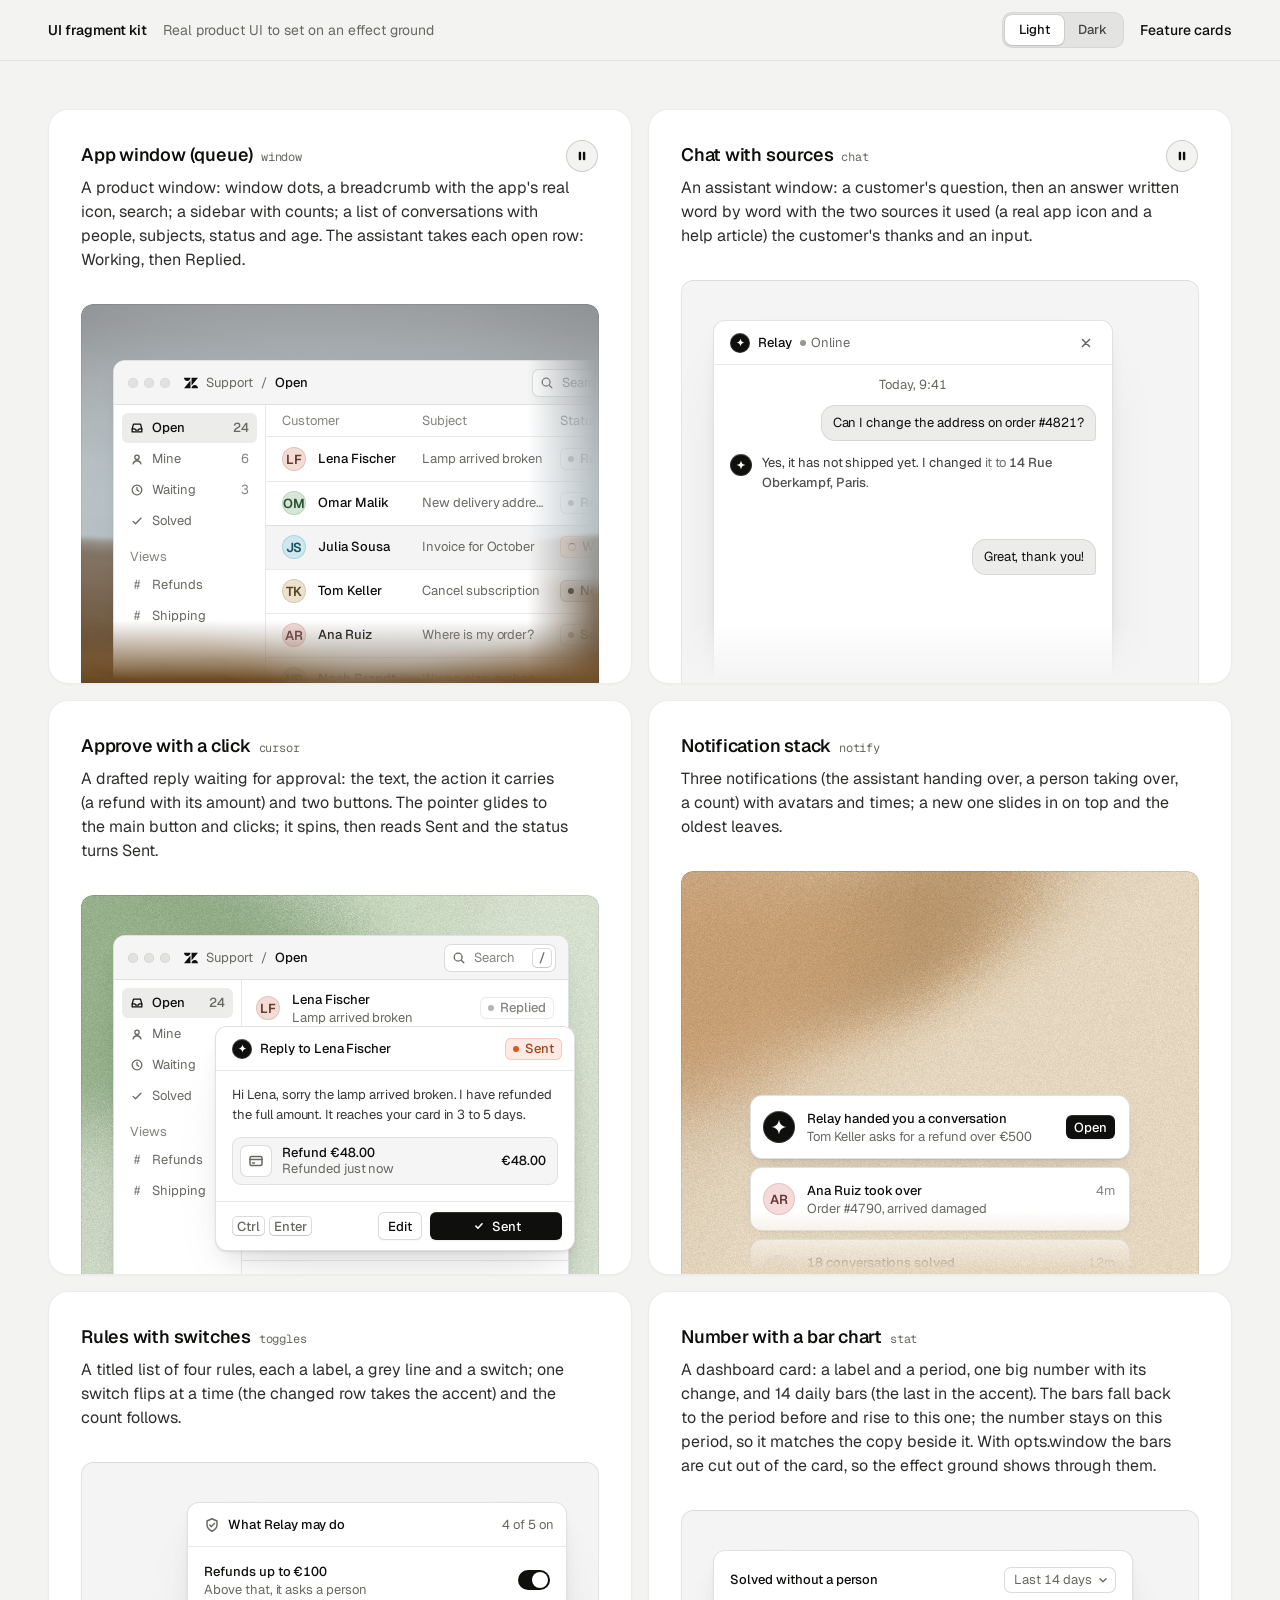
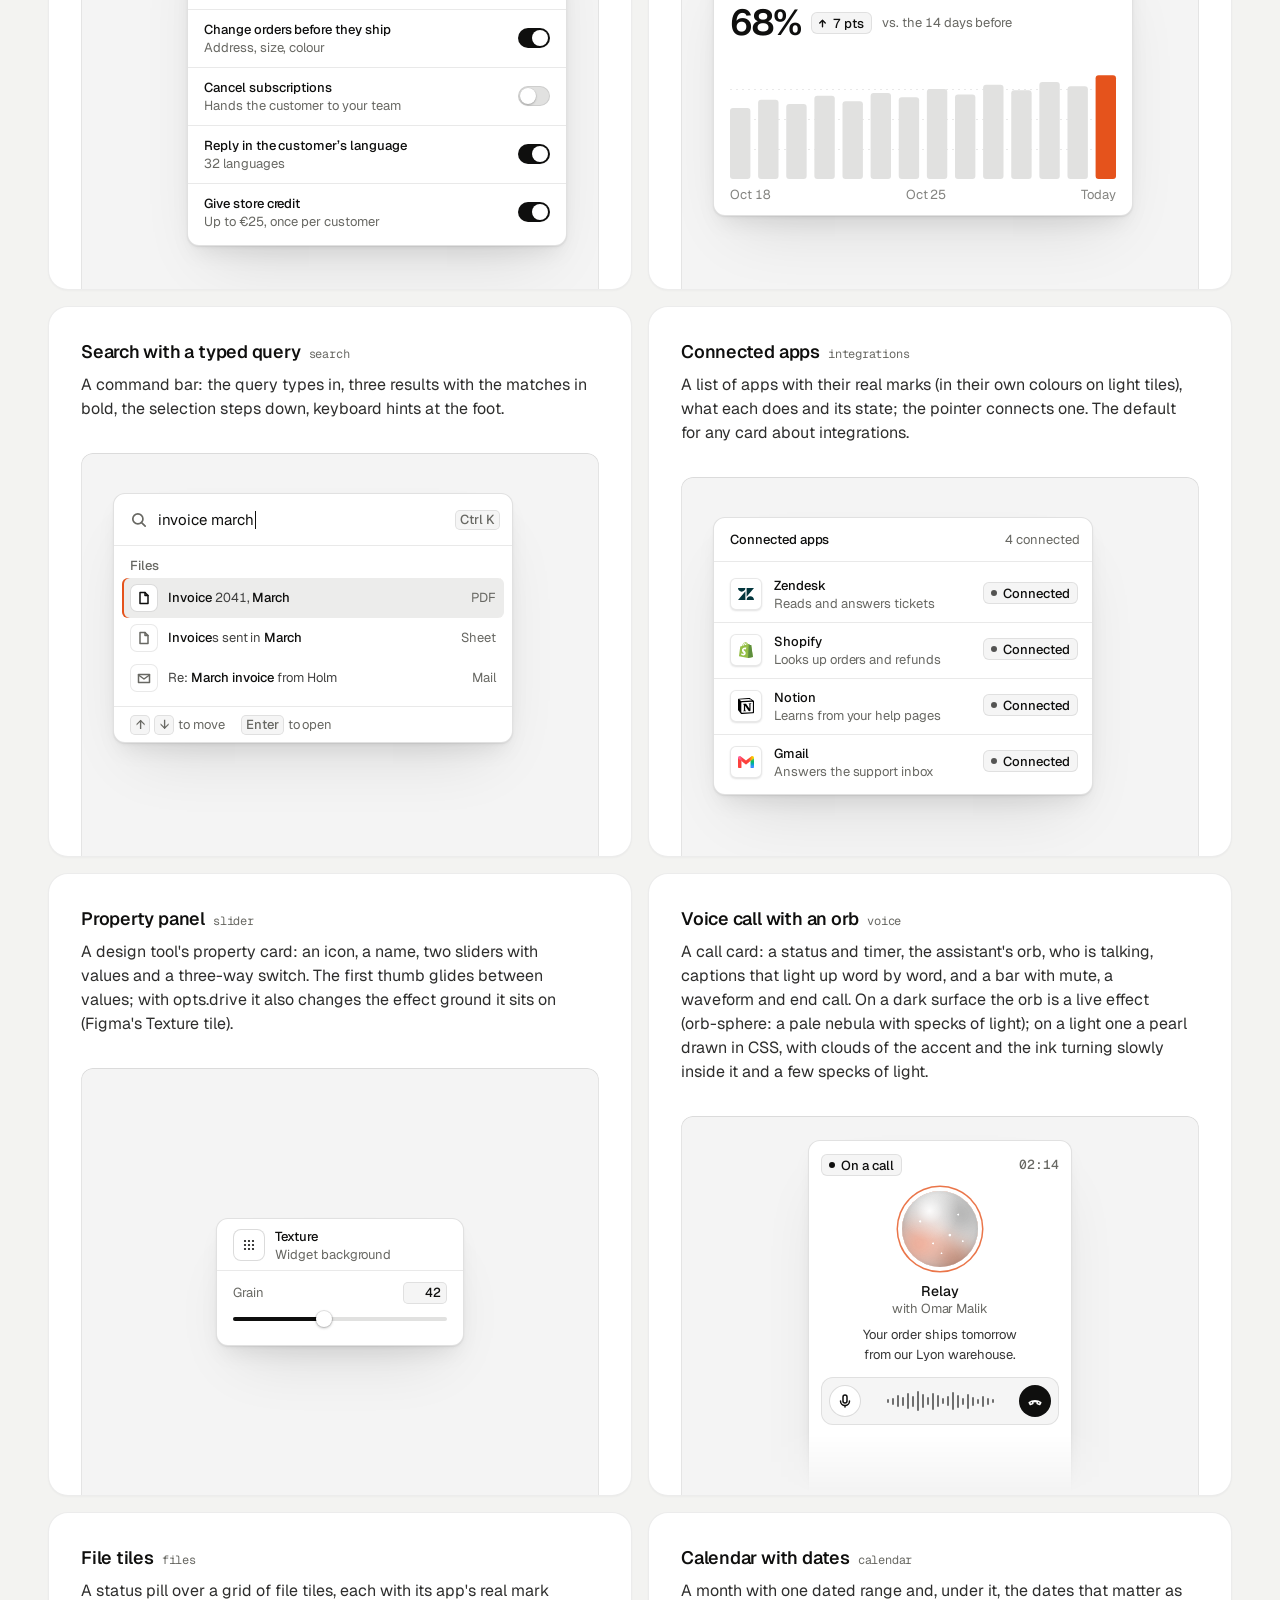
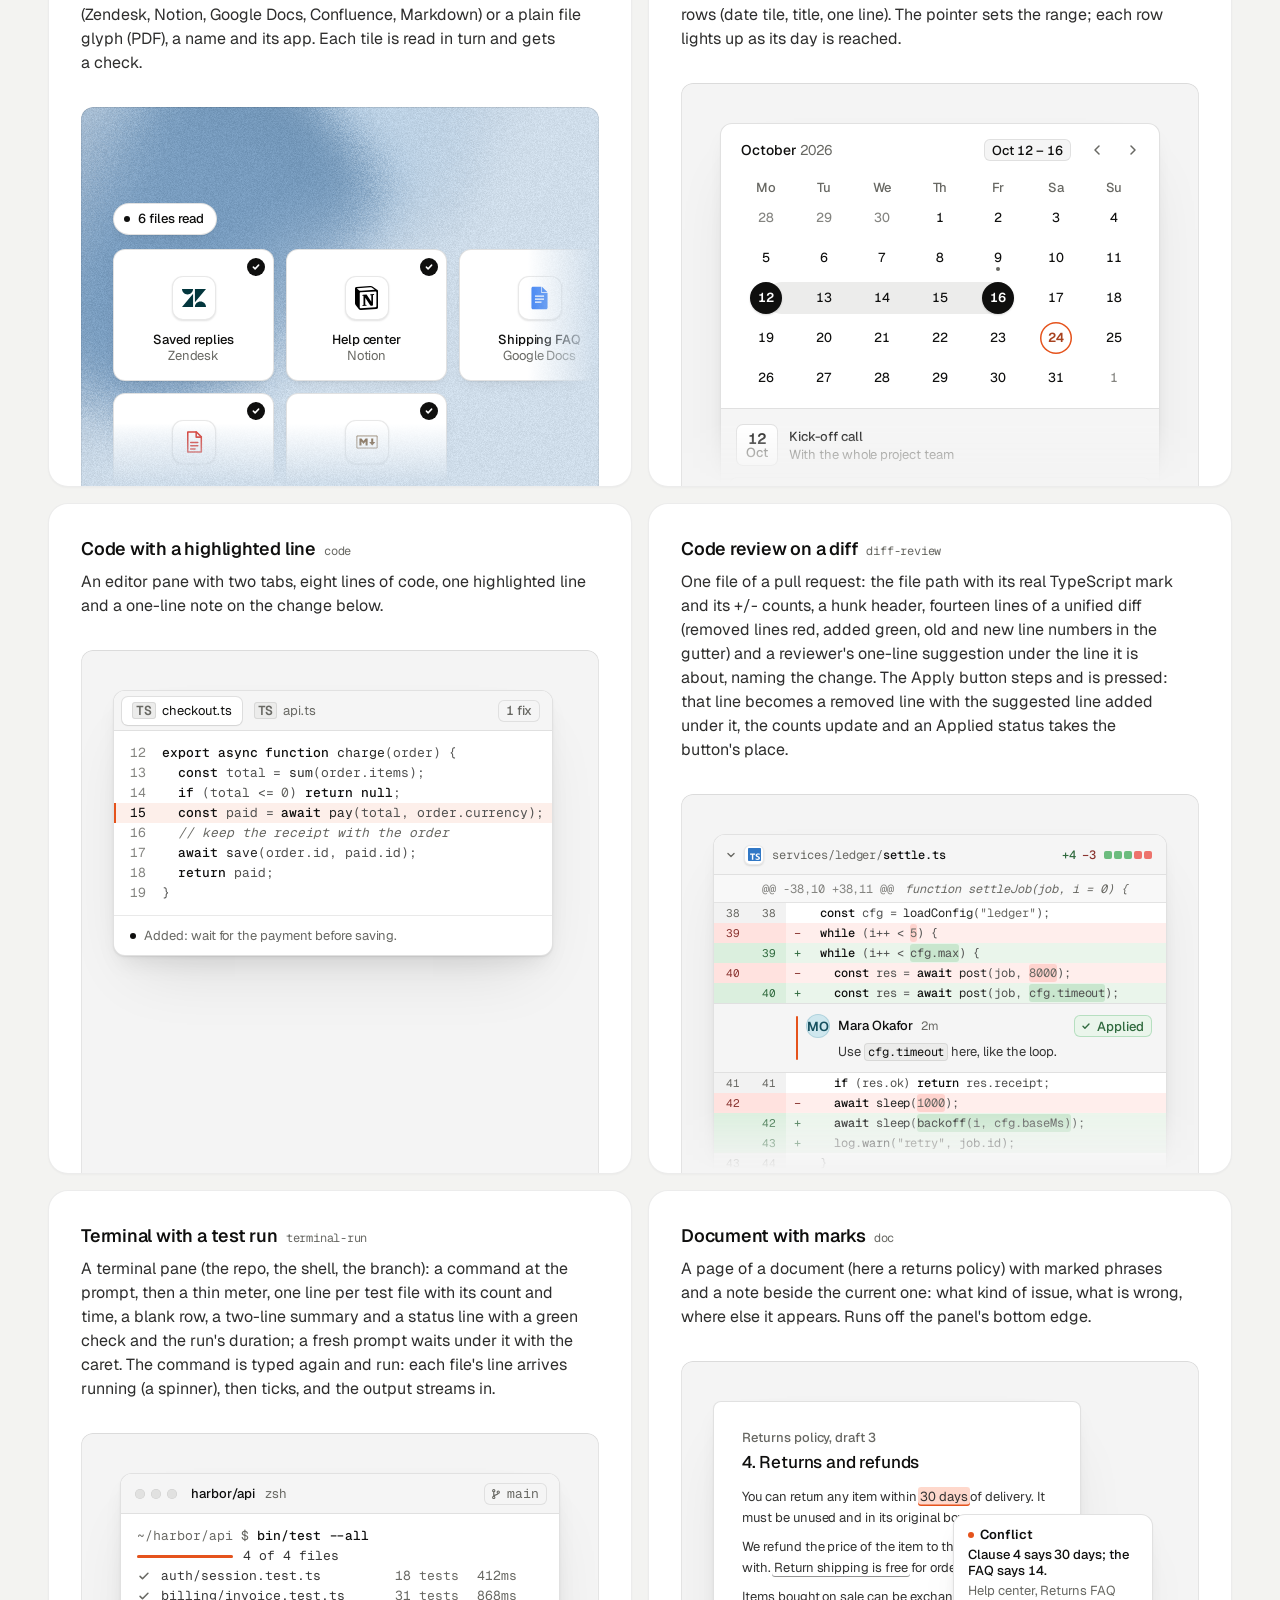
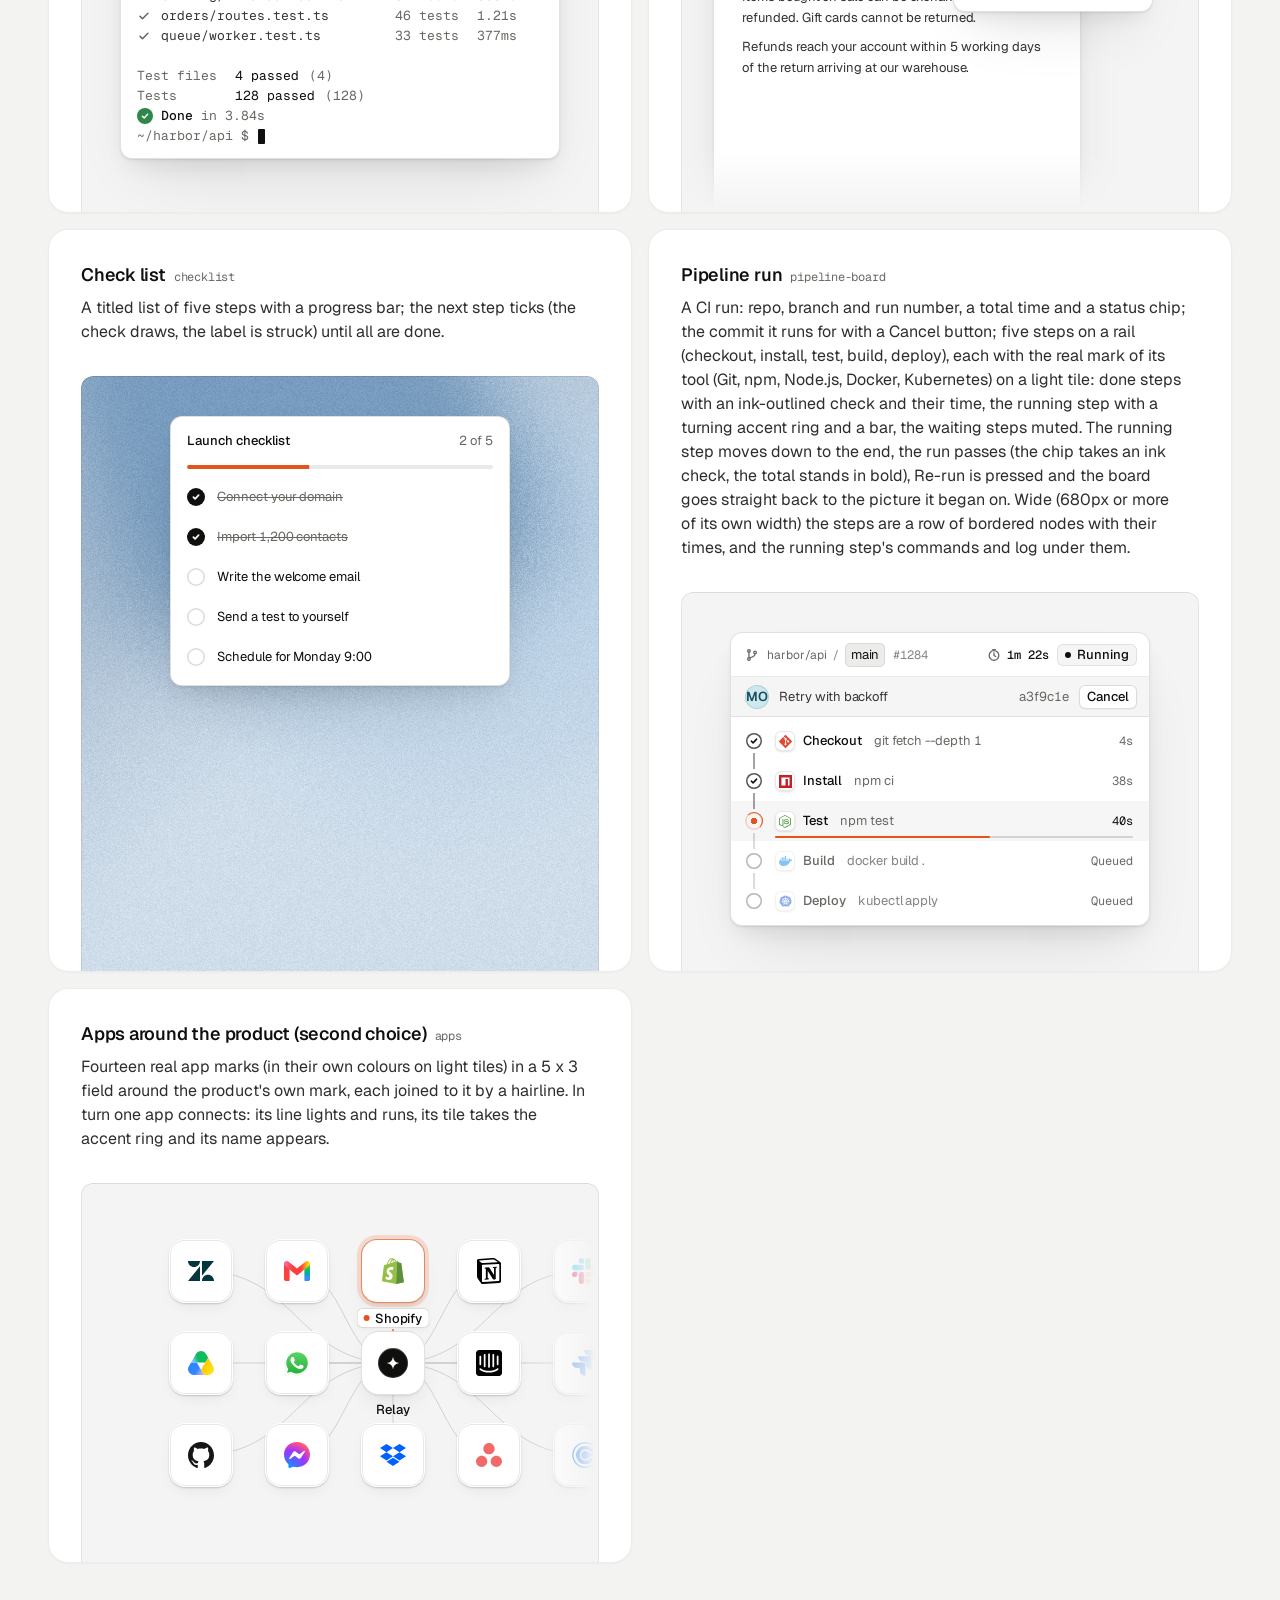
<file: assets/ui/index.html>
<!doctype html>
<html lang="en" data-theme="light">
<head>
<script>window.__tpGlMax = 16;   /* a gallery shows many live effects at once; a page of a site keeps the default 4 (fx.js) */</script>
<meta charset="utf-8">
<meta name="viewport" content="width=device-width, initial-scale=1">
<title>UI fragment kit</title>
<meta name="description" content="Nineteen pieces of real product UI from the taste-skill kit, each on an effect ground in a feature card.">
<link rel="preconnect" href="https://fonts.googleapis.com">
<link rel="preconnect" href="https://fonts.gstatic.com" crossorigin>
<link href="https://fonts.googleapis.com/css2?family=Geist:wght@300..700&family=Geist+Mono:wght@400;500&display=swap" rel="stylesheet">
<link rel="stylesheet" href="base.css">
<link rel="stylesheet" href="cards.css">
<style>
  :root { --font-text: "Geist", system-ui, sans-serif; --font-display: "Geist", system-ui, sans-serif; --font-mono: "Geist Mono", ui-monospace, monospace; }
  [data-theme="light"] { --bg: #f3f3f1; --card: #ffffff; --ink: #0f0f0e; --muted: #686863; --accent: #e5531c; --accent-ink: #ffffff; --g-bg: #e9e8e4; --g-surface: #f6f5f2; --frag: #ffffff; --warm: #c9a679; }
  [data-theme="dark"] { --bg: #070708; --card: #151517; --ink: #f2f2ef; --muted: #8f9094; --accent: #ff7a3c; --accent-ink: #120c08; --g-bg: #0e0e10; --g-surface: #1b1c1f; --frag: #1c1d20; --warm: #9c9689; }
  * { box-sizing: border-box; }
  html, body { margin: 0; }
  body { font-family: var(--font-text); background: var(--bg); color: var(--ink); -webkit-font-smoothing: antialiased; }
  .panel { --fx-bg: var(--g-bg); --fx-surface: var(--g-surface); --fx-ink: var(--ink); --fx-muted: var(--muted); --fx-accent: var(--hue, var(--warm)); --fx-accent-ink: var(--accent-ink); --calm: var(--g-bg); --p-h: 380px; }
  .top { position: sticky; top: 0; z-index: 20; background: color-mix(in oklab, var(--bg) 86%, transparent); backdrop-filter: blur(14px); -webkit-backdrop-filter: blur(14px); border-bottom: 1px solid color-mix(in oklab, var(--ink) 8%, transparent); }
  .top__in { max-width: 1232px; margin: 0 auto; padding: 0 24px; height: 60px; display: flex; align-items: center; gap: 16px; font-size: 14px; line-height: 20px; }
  .top__in strong { font-weight: 560; }
  .top__in > span { color: var(--muted); }
  .sp { flex: 1; }
  .seg { display: inline-flex; padding: 3px; border-radius: 10px; background: color-mix(in oklab, var(--ink) 6%, var(--bg)); box-shadow: inset 0 0 0 1px color-mix(in oklab, var(--ink) 6%, transparent); }
  .seg button { font: inherit; font-size: 13px; font-weight: 500; border: 0; background: none; color: color-mix(in oklab, var(--ink) 72%, var(--bg)); height: 30px; padding: 0 14px; border-radius: 7px; cursor: pointer; }
  .seg button[aria-pressed="true"] { background: var(--card); color: var(--ink); box-shadow: 0 0 0 1px color-mix(in oklab, var(--ink) 8%, transparent), 0 1px 2px rgb(0 0 0 / .1); }
  .top__in a { color: var(--ink); text-decoration: none; font-weight: 500; }
  main { max-width: 1232px; margin: 0 auto; padding: 48px 24px 96px; }
  .grid { display: grid; grid-template-columns: repeat(2, minmax(0, 1fr)); gap: 16px; }
  .card > h3 code { font: 400 12px/16px var(--font-mono); color: var(--muted); margin-left: 8px; }
  @media (max-width: 860px) { .grid { grid-template-columns: minmax(0, 1fr); } }
  @media (max-width: 600px) { main { padding: 24px 16px 64px; } .top__in { padding: 0 16px; } .top__in > span { display: none; } .panel { --p-h: 340px; } }
</style>
</head>
<body>
<header class="top">
  <div class="top__in">
    <strong>UI fragment kit</strong><span>Real product UI to set on an effect ground</span>
    <span class="sp"></span>
    <div class="seg" role="group" aria-label="Theme"><button type="button" data-mode="light" aria-pressed="true">Light</button><button type="button" data-mode="dark" aria-pressed="false">Dark</button></div>
    <a href="cards.html">Feature cards</a>
  </div>
</header>
<main><div class="grid" id="grid"></div></main>

<script type="module">
  import fx from '../effects/fx.js';
  import ui from './ui.js';
  const index = await fetch('index.json').then(r => r.json());
  // where each one sits, as its meta.json says: anchored at a corner or rising from the bottom and cut by
  // the panel's edge, or whole with 24px or more of ground round it; a fade only where an edge cuts it.
  // Only the compact slider sits in the calm middle (Figma's Texture tile); the cursor dialog is shown
  // where it belongs, over the lower-right edge of a window. [class, fade, style, opts]
  const PLACE = {
    window: ['at-corner', 'stage--fade-br', '--ay:56px'],
    chat: ['at-rise to-edge', 'stage--fade-b'],
    cursor: ['at-over', '', '--bx:24px;--by:24px'],
    notify: ['at-rise fit', 'stage--fade-b', '--ay:calc(100% - 180px);--ay-sm:calc(100% - 180px);--fit-max:380px'],
    toggles: ['at-right', ''],
    stat: ['at-corner', ''],
    search: ['at-corner', ''],
    integrations: ['at-corner', ''],
    slider: ['at-center', '', '', '{"compact":true,"drive":{"param":"grain","min":0.15,"max":0.95}}'],
    voice: ['at-rise to-edge fit', 'stage--fade-b', '--ax:max(24px, 50% - 132px);--ay:24px;--fit-max:264px'],
    files: ['at-corner wide', 'stage--fade-br', '--w:680px;--ay:96px'],
    calendar: ['at-rise fit', 'stage--fade-b', '--fit-max:440px'],
    code: ['at-corner', ''],
    'diff-review': ['at-corner fit', 'stage--fade-b', '--fit-max:480px'],
    'terminal-run': ['at-rise fit', '', '--fit-max:440px'],
    'pipeline-board': ['at-rise fit', '', '--fit-max:420px'],
    doc: ['at-corner to-edge', 'stage--fade-b'],
    checklist: ['at-rise fit', '', '--fit-max:340px'],
    apps: ['at-corner wide', 'stage--fade-br', '--w:560px;--ay:48px'],
  };
  // grounds behind UI are soft lit fields (never a line or dot pattern), on both themes: the bright
  // picture behind dark UI on the dark page, a clear step darker than white UI on the light page
  // the painting stays abstract (a mist over warm sand, level, fully soft) and shows once on the page
  const PAINT = ['painterly-landscape', { blur: 1, brush: 0.35, slope: 0, hillY: 0.3, horizon: 0.62, calm: 0.2, calmX: 0.6, calmY: 0.8, drift: 0, side: 1 }, '{"bg":"#a3b0b6","accent":"#c49a6c"}'];
  const GRAIN = ['grain-gradient', { speed: 0, grainMotion: 0, calm: 0.2, calmX: 0.5, calmY: 0.6, tint: 0.6, contrast: 0.6 }, '{"bg":"#d9ccb7","surface":"#e9e0d2","ink":"#2a2622","muted":"#6f675c","accent":"#a8794a"}'];
  const SKY = [GRAIN[0], GRAIN[1], '{"bg":"#c6d3df","surface":"#d6e0e9","ink":"#25303a","muted":"#5d6873","accent":"#3f6a92"}'];
  const SAGE = [GRAIN[0], GRAIN[1], '{"bg":"#cdd6c6","surface":"#dce3d6","ink":"#262d24","muted":"#5f6a5a","accent":"#6c8e63"}'];
  const GROUND = (m, i) => (m.name === 'slider' ? GRAIN : i === 0 ? PAINT : [GRAIN, SKY, SAGE][i % 3]);
  const q = new URLSearchParams(location.search);
  const grid = document.getElementById('grid');
  grid.innerHTML = index.fragments.map((m, i) => {
    const [at, fade, extra = '', opts = ''] = PLACE[m.name] || ['at-corner', 'stage--fade-br'];
    const [id, params, pal] = GROUND(m, i);
    const w = at === 'at-center' ? '' : ` style="--ax:32px;--ay:40px;${extra}"`;
    const o = opts ? ` data-ui-opts='${opts}'` : '';
    // the cursor is a dialog over a window's edge: the window under it holds still
    const under = m.name === 'cursor' ? `<div class="at-corner" style="--ax:32px;--ay:40px" data-ui-load="window" data-ui-opts='{"compact":true}' data-ui-still></div>` : '';
    return `<article class="card card--row"><h3>${m.title}<code>${m.name}</code></h3><p>${m.shows}</p>
      <div class="panel" data-fx="${id}" data-fx-seed="${(i + 1) * 17}" data-fx-params='${JSON.stringify(params)}' data-fx-palette='${pal}' style="--calm-k:0%">
        <div class="stage ${fade}">${under}<div class="${at}"${w}${o} data-ui-load="${m.name}"></div></div></div></article>`;
  }).join('');
  function setMode(mode) {
    document.documentElement.dataset.theme = mode;
    document.querySelectorAll('.seg button').forEach(b => b.setAttribute('aria-pressed', String(b.dataset.mode === mode)));
  }
  setMode(q.get('mode') === 'dark' ? 'dark' : 'light');
  if (q.has('t')) fx.setClock(+q.get('t'));
  // each ground is drawn once near the screen and kept as a picture (its WebGL context freed), so nineteen
  // panels need one or two contexts, not nineteen
  await Promise.all([ui.loadAll(grid), ui.grounds(grid, fx)]);
  document.documentElement.dataset.ready = '1';
  document.querySelectorAll('.seg button').forEach(b => b.addEventListener('click', async () => {
    setMode(b.dataset.mode);
    for (const el of grid.querySelectorAll('[data-ui]')) el.__ui?.repaint?.();
    await ui.grounds(grid, fx);
  }));
</script>
</body>
</html>
</file>
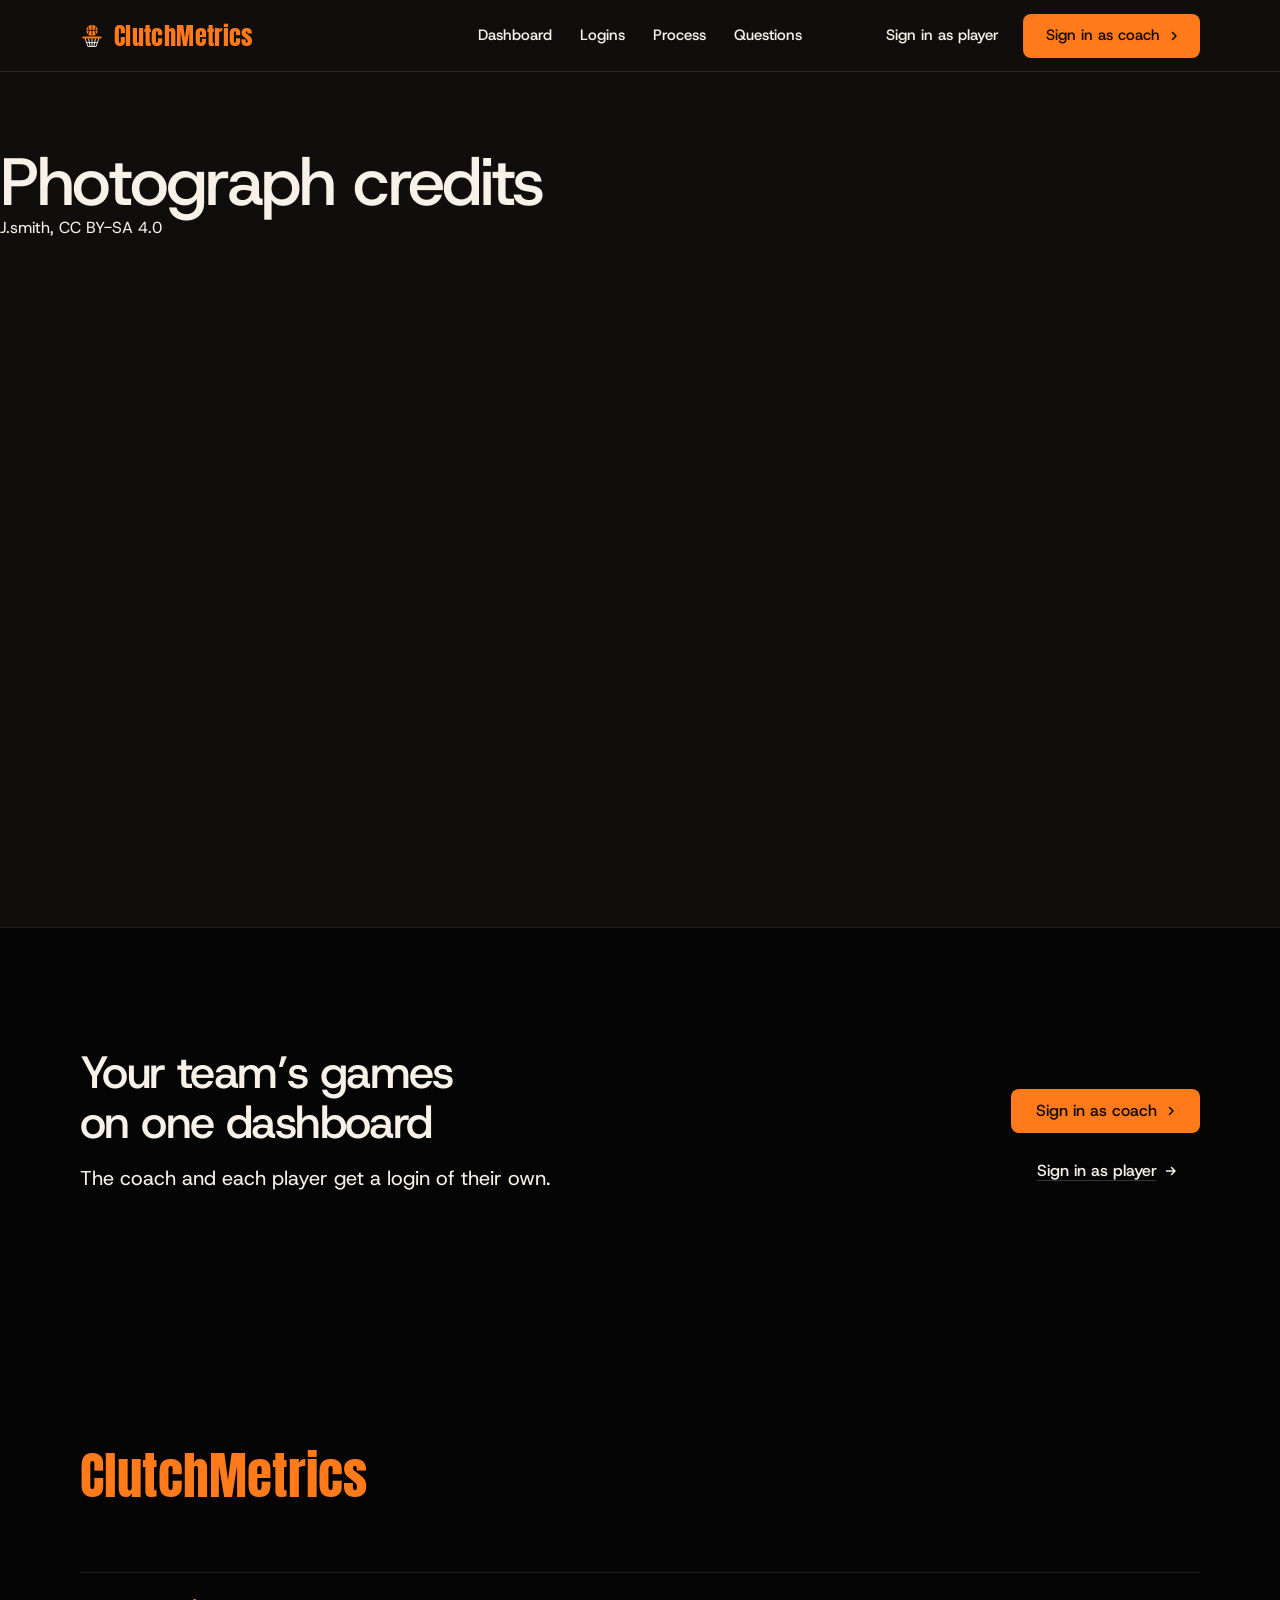
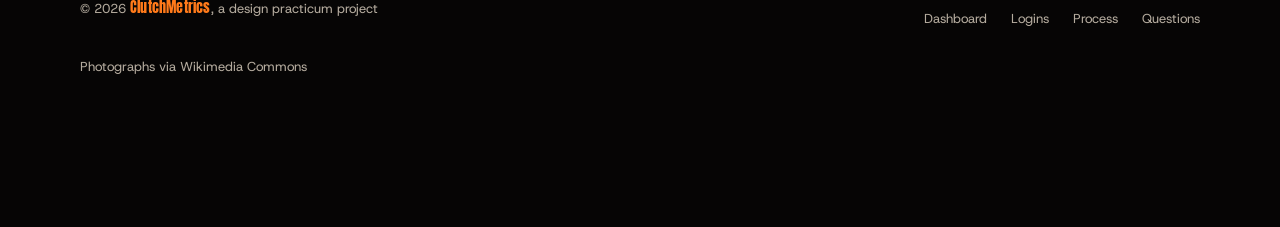
<file: credits.html>
<!doctype html>
<html lang="en" style="color-scheme: dark" data-type="software" data-radius="soft" data-buttons="arrow" data-motion>
<head>
<meta charset="utf-8">
<meta name="viewport" content="width=device-width, initial-scale=1, viewport-fit=cover">
<title>ClutchMetrics: photograph credits</title>
<meta name="description" content="The photographers, licences and source pages of the photographs on the ClutchMetrics website.">
<meta property="og:type" content="website">
<meta property="og:title" content="ClutchMetrics: basketball analysis for coaches and players">
<meta property="og:description" content="Shot charts and player reports from every game, with separate coach and player logins.">
<meta property="og:image" content="share.jpg">
<meta name="twitter:card" content="summary_large_image">
<link rel="icon" href="favicon.svg" type="image/svg+xml">
<meta name="theme-color" content="#100e0c">
<!-- <link rel="canonical" href="https://the-final-domain/"> -->
<meta name="site-kind" content="software">
<meta name="page-type" content="software">
<link rel="preconnect" href="https://fonts.googleapis.com">
<link rel="preconnect" href="https://fonts.gstatic.com" crossorigin>
<link href="https://fonts.googleapis.com/css2?family=Host+Grotesk:wght@400..700&family=JetBrains+Mono:wght@400..500&display=swap" rel="stylesheet">
<link href="https://fonts.googleapis.com/css2?family=Anton&display=swap" rel="stylesheet">
<link rel="stylesheet" href="assets/system.css">
<link rel="stylesheet" href="assets/ui/cards.css">
<link rel="stylesheet" href="assets/motion/motion.css">
<link rel="stylesheet" href="assets/backgrounds/backgrounds.css">
<link rel="stylesheet" href="assets/layout/layout.css">
<link rel="stylesheet" href="assets/icons/icon.css">
<style>
:root {
  --p-bg: #100e0c; --p-surface: #1a1714; --p-ink: #f7f1e8; --p-muted: #b4ab9e;
  --p-accent: #ff7a1a; --p-accent-ink: #160b03; --p-action: #ff7a1a; --p-action-ink: #160b03;
  --p-inv-bg: #0a0908; --p-inv-surface: #1a1714; --p-inv-ink: #f7f1e8; --p-inv-muted: #b4ab9e;
  --p-inv-accent: #ff7a1a; --p-inv-accent-ink: #160b03; --p-inv-action: #ff7a1a; --p-inv-action-ink: #160b03;
  --font-display: "Host Grotesk", system-ui, sans-serif;
  --font-text: "Host Grotesk", system-ui, sans-serif;
  --font-mono: "JetBrains Mono", ui-monospace, "SFMono-Regular", Menlo, Consolas, monospace;
  --display-weight: 500;
  --display-tracking: -0.035em;
  --display-tracking-xl: -0.04em;
}
</style>
<link rel="stylesheet" href="assets/ui/base.css">
<link rel="stylesheet" href="assets/ui/window/fragment.css">
<script>document.documentElement.classList.add('m-enter');setTimeout(()=>document.documentElement.classList.add('m-enter-done'),700)</script>
<script src="assets/backgrounds/backgrounds.js"></script>
<style>
  /* the hero's animated scene */
  .scene { position: relative; }
  .scene__svg { position: absolute; inset: 0; width: 100%; height: 100%; overflow: visible; }
  .scene__num { font: 700 26px var(--font-display); fill: #160b03; stroke: none; }
  .scene__score { font: 600 34px var(--font-display); fill: #ff7a1a; }
  .scene__pause { position: absolute; right: 0; bottom: 0; width: 44px; height: 44px; display: grid; place-items: center; border: 1px solid var(--line-strong); border-radius: 50%; background: var(--surface); color: var(--ink); cursor: pointer; touch-action: manipulation; }
  .scene__pause:hover { border-color: var(--accent); color: var(--accent); }
  .scene__pause[aria-pressed="true"] svg path { d: path("M5 3 13 8 5 13Z"); fill: currentColor; stroke-width: 1; }
  .hero { background: radial-gradient(60% 70% at 72% 62%, rgb(255 122 26 / .12), transparent 70%); }

  /* the court, in dark hardwood */
  .court { display: block; width: 100%; height: 100%; }
  .court__floor { fill: #3a2010; }
  .court__paint { fill: #54290f; }
  .court__plank { stroke: #2c180b; stroke-width: 1; }
  .court__line { fill: none; stroke: #f7f1e8; stroke-opacity: .85; stroke-width: 3; }
  .court__rim { fill: none; stroke: #ff7a1a; stroke-width: 3; }
  .shot--in { fill: #ff7a1a; stroke: #160b03; stroke-width: 2; }
  .shot--out { fill: none; stroke: #f7f1e8; stroke-width: 3; stroke-linecap: round; }

  /* the chart plots itself once, on first view */
  [data-shot] { transform-box: fill-box; transform-origin: center; }
  .is-waiting [data-shot] { opacity: 0; transform: scale(0); }
  .is-plotted [data-shot] { animation: shot-in .42s cubic-bezier(.22, 1.4, .36, 1) backwards; animation-delay: calc(var(--i) * 55ms); }
  @keyframes shot-in { from { opacity: 0; transform: scale(0); } to { opacity: 1; transform: scale(1); } }
  .meter i { transform-origin: left; }
  .is-waiting .meter i { transform: scaleX(0); }
  .is-plotted .meter i { animation: meter-in 1.1s cubic-bezier(.22, 1, .36, 1) backwards; }
  @keyframes meter-in { from { transform: scaleX(0); } to { transform: scaleX(1); } }

  /* a soft orange light on what the pointer is over */
  .app.ui { box-shadow: 0 40px 120px -50px rgb(255 122 26 / .35), var(--u-shadow); }
  #logins .panel { transition: box-shadow .3s ease; }
  #logins .card:hover .panel { box-shadow: 0 0 0 1px rgb(255 122 26 / .6), 0 24px 70px -24px rgb(255 122 26 / .55); }
  .btn--primary:hover { box-shadow: 0 8px 32px -6px rgb(255 122 26 / .7); }
  .app .ui-win__sub { color: var(--u-muted); }
  .closing .close__word { color: var(--accent); }

  /* app frame (sections-library.md, app-frame) */
  #dashboard .wrap { display: flex; flex-direction: column; }
  .app.ui { display: grid; grid-template-columns: minmax(0, 5fr) minmax(0, 7fr); margin-top: var(--s-7); background: var(--u-bg); border: 1px solid var(--u-border); border-radius: var(--u-r); }
  .app > .app__pane { position: relative; min-width: 0; min-height: 0; overflow: hidden; }
  .app > .app__pane + .app__pane { border-left: 1px solid var(--u-line); }
  .app > .app__pane > .ui-panel { width: 100%; border: 0; border-radius: 0; box-shadow: none; }
  .app > .app__pane::after { content: ""; position: absolute; inset: auto 0 0 0; height: 64px; background: linear-gradient(transparent, var(--u-bg)); pointer-events: none; }
  .game { display: grid; grid-template-columns: minmax(0, 1.25fr) minmax(0, 1fr); gap: var(--s-5); padding: var(--s-5); font-size: 13px; }
  .game__head { grid-column: 1 / -1; display: flex; justify-content: space-between; align-items: baseline; gap: var(--s-4); }
  .game__head b { font: 500 20px/1.2 var(--font-display); }
  .game__court { border-radius: var(--r-sm); overflow: hidden; aspect-ratio: 500 / 470; }
  .game__stats { display: grid; align-content: start; gap: var(--s-3); }
  .game__tile { padding: var(--s-3) var(--s-4); border: 1px solid var(--u-line); border-radius: var(--r-sm); font-variant-numeric: tabular-nums; }
  .game__tile b { display: block; font: 500 28px/1.15 var(--font-display); letter-spacing: -.02em; }
  .game__left { display: grid; gap: var(--s-3); align-content: start; }
  .game__legend { display: flex; gap: var(--s-4); }
  .game__legend span { display: inline-flex; align-items: center; gap: 6px; }
  .game__legend svg { width: 12px; height: 12px; }
  .meter { height: 6px; margin-top: 6px; background: var(--u-line); border-radius: 3px; overflow: hidden; }
  .meter i { display: block; height: 100%; background: var(--u-ink); }
  .meter i.is-mark { background: var(--accent); }

  /* the coach and player views */
  #logins .panel { --p-h: 372px; }
  .view { font-size: 13px; padding: var(--s-5); display: grid; gap: var(--s-3); }
  .view__title { display: flex; justify-content: space-between; gap: var(--s-4); font-weight: 500; }
  .view__row { display: grid; grid-template-columns: minmax(0, 1fr) 56px 56px; gap: var(--s-3); padding-top: var(--s-3); border-top: 1px solid var(--u-line); font-variant-numeric: tabular-nums; }
  .view__row--head { color: var(--u-muted, #5d6470); border-top: 0; padding-top: 0; }
  .view__row.is-mark { color: var(--accent); font-weight: 500; }
  .view__big { font: 500 44px/1 var(--font-display); letter-spacing: -.03em; font-variant-numeric: tabular-nums; }
  .view__line { width: 100%; height: 88px; display: block; }
  .view__line path { fill: none; stroke: var(--u-ink); stroke-width: 2; }
  .view__line circle { fill: var(--accent); }

  .foot-nav { display: flex; flex-wrap: wrap; gap: var(--s-2) var(--s-5); }
  .foot-nav a { display: inline-flex; align-items: center; min-height: 44px; }
  .closing .close__word { font-size: calc(min(100vw - 2 * var(--gut), 1280px) * .27); line-height: 1; overflow: visible; }

  @media (max-width: 1023px) {
    .app.ui { grid-template-columns: minmax(0, 1fr); grid-template-rows: auto minmax(0, 1fr); }
    .app > .app__pane--list { max-height: 252px; }
    .app > .app__pane--list::after { display: none; }
    .app .ui-win__side { display: none; }
    .app .ui-win__body { grid-template-columns: minmax(0, 1fr); }
    .app > .app__pane + .app__pane { border-left: 0; border-top: 1px solid var(--u-line); }
  }
  @media (max-width: 639px) {
    .app.ui { grid-template-rows: minmax(0, 1fr); }
    .app > .app__pane--list { display: none; }
    .app > .app__pane + .app__pane { border-top: 0; }
    .game { grid-template-columns: minmax(0, 1fr); }
    #logins .panel { --p-h: 240px; }
  }
  @media (prefers-reduced-motion: reduce) { html { scroll-behavior: auto; } #logins .panel { transition: none; } }
  @media (max-width: 1023px) { .scene { min-height: 280px; } }
</style>
<link rel="stylesheet" href="scroll-fx.css">
<link rel="stylesheet" href="court-scene.css">
<link rel="stylesheet" href="cursor.css">
</head>
<body>
<!-- type: software
     deal: hero triptych, nav nav-centre, close close-word, footer footer-dark, rhythm surface-pairs, buttons arrow, mark arc, ground sky, effect grain-gradient on the two view panels
     moments: pinned-chapters in #process, because three steps read best beside one frame
     voice: plain courtside language, short sentences, the coach and player named in every section -->

<header class="nav nav--centre">
  <div class="wrap nav__bar">
    <a class="skip-link" href="#top">Skip to content</a>
    <a class="nav__logo" href="#top" translate="no"><svg class="logo" viewBox="0 0 32 32" aria-hidden="true"><circle cx="16" cy="8.500" r="7.500" fill="#ff7a1a"/><path d="M8.500 8.500h15M16 1v15M10.800 3.200q3 5.300 0 10.600M21.200 3.200q-3 5.300 0 10.600" fill="none" stroke="#160b03" stroke-width="1.100"/><path d="M4.500 18h23" fill="none" stroke="#ff7a1a" stroke-width="2.800" stroke-linecap="round"/><path d="M7 19.500 10.500 30h11L25 19.500M11.500 19.500 13.500 30M20.500 19.500 18.500 30M16 19.500V30M8.800 24.800h14.400" fill="none" stroke="#f7f1e8" stroke-width="1.200" stroke-linejoin="round"/></svg><span class="brand" translate="no">ClutchMetrics</span></a>
    <nav class="nav__links" aria-label="Main">
      <div class="nav__item"><a class="nav__link" href="#dashboard">Dashboard</a></div>
      <div class="nav__item"><a class="nav__link" href="#logins">Logins</a></div>
      <div class="nav__item"><a class="nav__link" href="#process">Process</a></div>
      <div class="nav__item"><a class="nav__link" href="#questions">Questions</a></div>
    </nav>
    <div class="nav__actions">
      <a class="nav__link" href="login-player.html">Sign in as player</a>
      <a class="btn btn--primary" href="login-coach.html">Sign in as coach<svg class="m-arrow" viewBox="0 0 12 12" aria-hidden="true"><path class="m-arrow__stem" d="M1 6h8"/><path class="m-arrow__head" d="M4.5 2.5 8 6l-3.5 3.5"/></svg></a>
    </div>
    <button class="nav__toggle" type="button" aria-expanded="false" aria-label="Menu">
      <svg width="18" height="18" viewBox="0 0 18 18" aria-hidden="true"><path d="M2 5h14M2 13h14" stroke="currentColor" stroke-width="1.6" stroke-linecap="round"/></svg>
    </button>
  </div>
</header>

<main id="top">
  <p><a class="link" href="index.html">ClutchMetrics</a></p>
  <section class="credits-list" id="credits" aria-labelledby="credits-h">
    <h1 id="credits-h">Photograph credits</h1>
    <ul>
      <li><a href="https://commons.wikimedia.org/wiki/File:Basketball_net.jpg">J.smith</a>, <a href="https://creativecommons.org/licenses/by-sa/4.0">CC BY-SA 4.0</a></li>
    </ul>
  </section>
</main>

<footer class="footer closing footer--dark ground-inverse" id="contact" aria-labelledby="close-h">
  <div class="wrap">
    <div class="closing__cta close--word">
      <div class="section-head--split">
        <div><h2 id="close-h">Your team’s games on one dashboard</h2><p class="t-lead">The coach and each player get a login of their own.</p></div>
        <div class="btn-row">
          <a class="btn btn--primary" href="login-coach.html">Sign in as coach<svg class="m-arrow" viewBox="0 0 12 12" aria-hidden="true"><path class="m-arrow__stem" d="M1 6h8"/><path class="m-arrow__head" d="M4.5 2.5 8 6l-3.5 3.5"/></svg></a>
          <a class="btn btn--secondary" href="login-player.html">Sign in as player</a>
        </div>
      </div>
      <p class="close__word" aria-hidden="true" translate="no"><span class="brand" translate="no">ClutchMetrics</span></p>
    </div>
    <div class="closing__links">
      <div class="footer__legal">
        <span>&copy; 2026 <span class="brand" translate="no">ClutchMetrics</span>, a design practicum project</span>
        <nav aria-label="Footer" class="foot-nav"><a href="#dashboard">Dashboard</a><a href="#logins">Logins</a><a href="#process">Process</a><a href="#questions">Questions</a></nav>
        <a class="credits" href="credits.html">Photographs via Wikimedia Commons</a>
      </div>
    </div>
  </div>
</footer>

<nav class="actionbar" aria-label="Quick actions">
  <a class="btn btn--primary" href="login-coach.html">Sign in as coach</a>
  <a class="btn btn--secondary" href="login-player.html">Sign in as player</a>
</nav>

<script type="module" src="assets/system.js"></script>
<script type="module" src="assets/motion/motion.js"></script>
<script type="module" src="assets/layout/layout.js"></script>
<script type="module" src="hero-scene.js"></script>
<script type="module" src="scroll-fx.js"></script>
<script type="module" src="court-scene.js"></script>
</body>
</html>
</file>
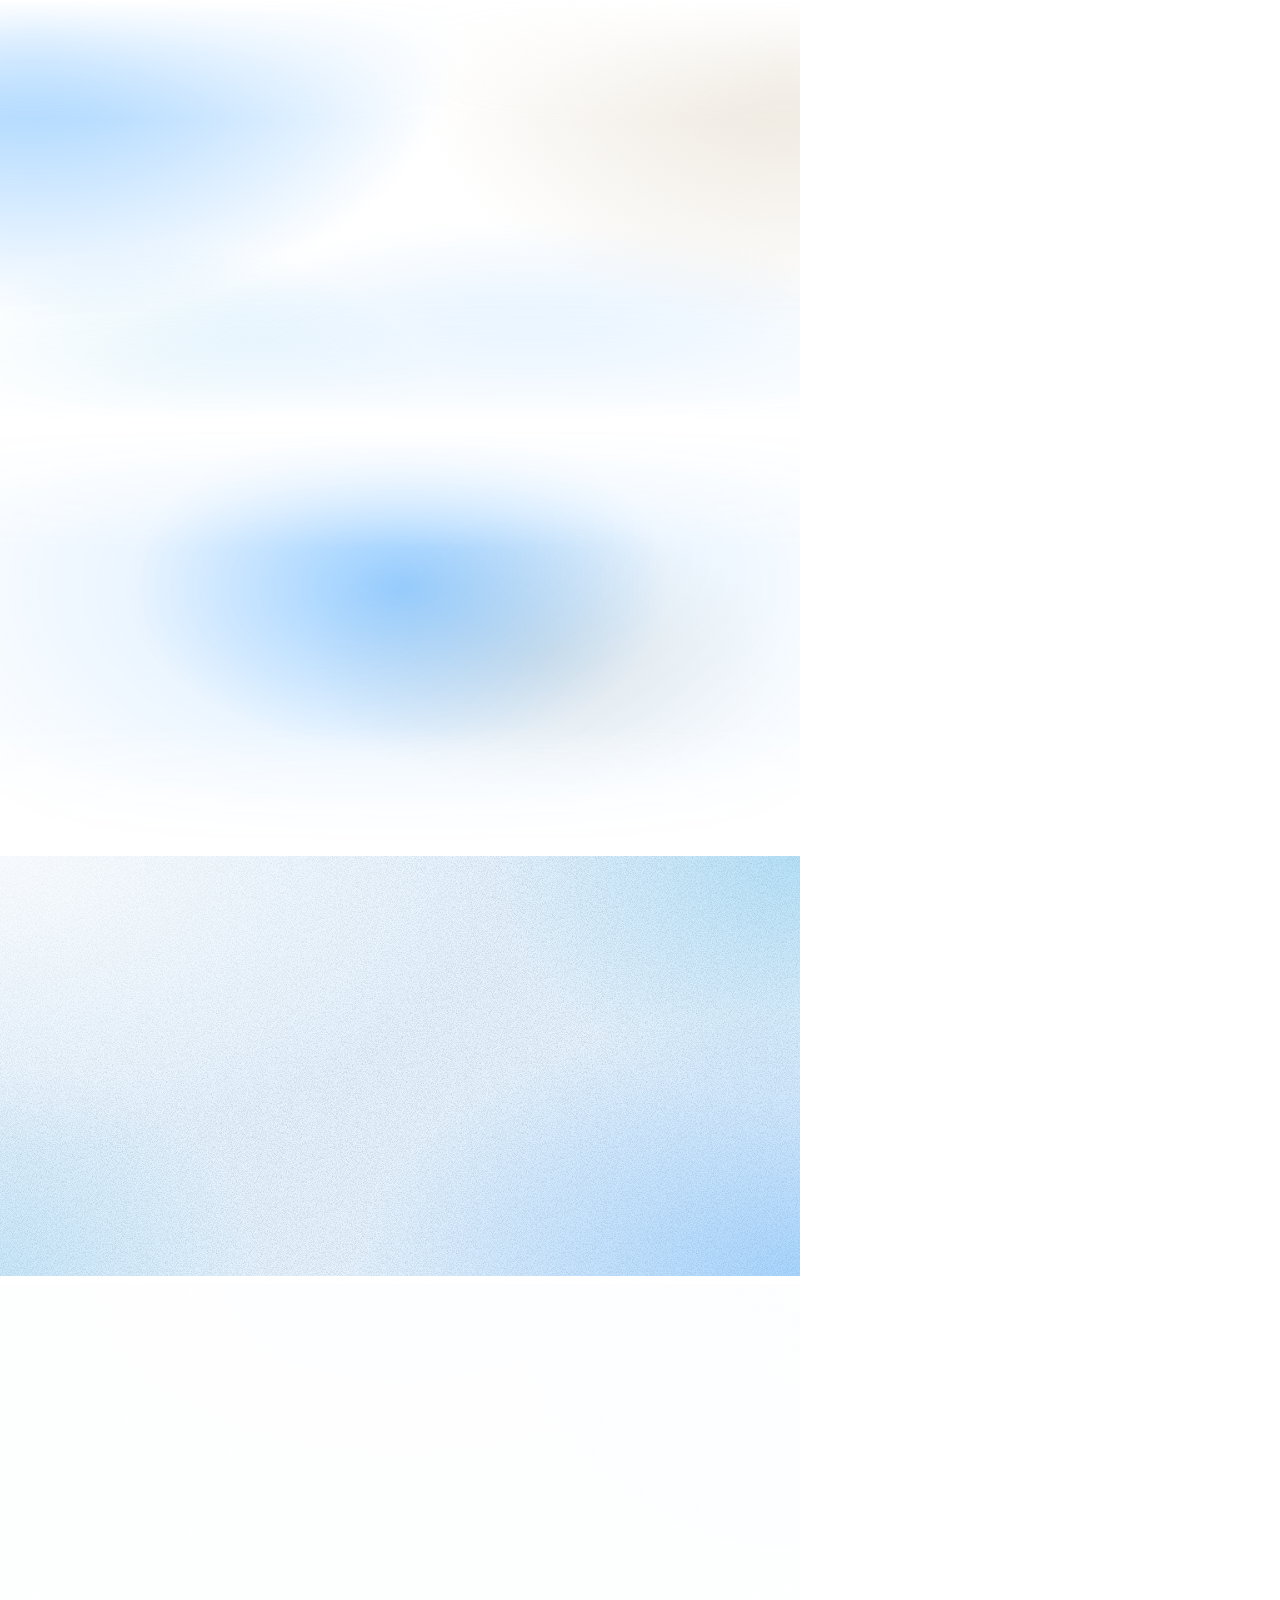
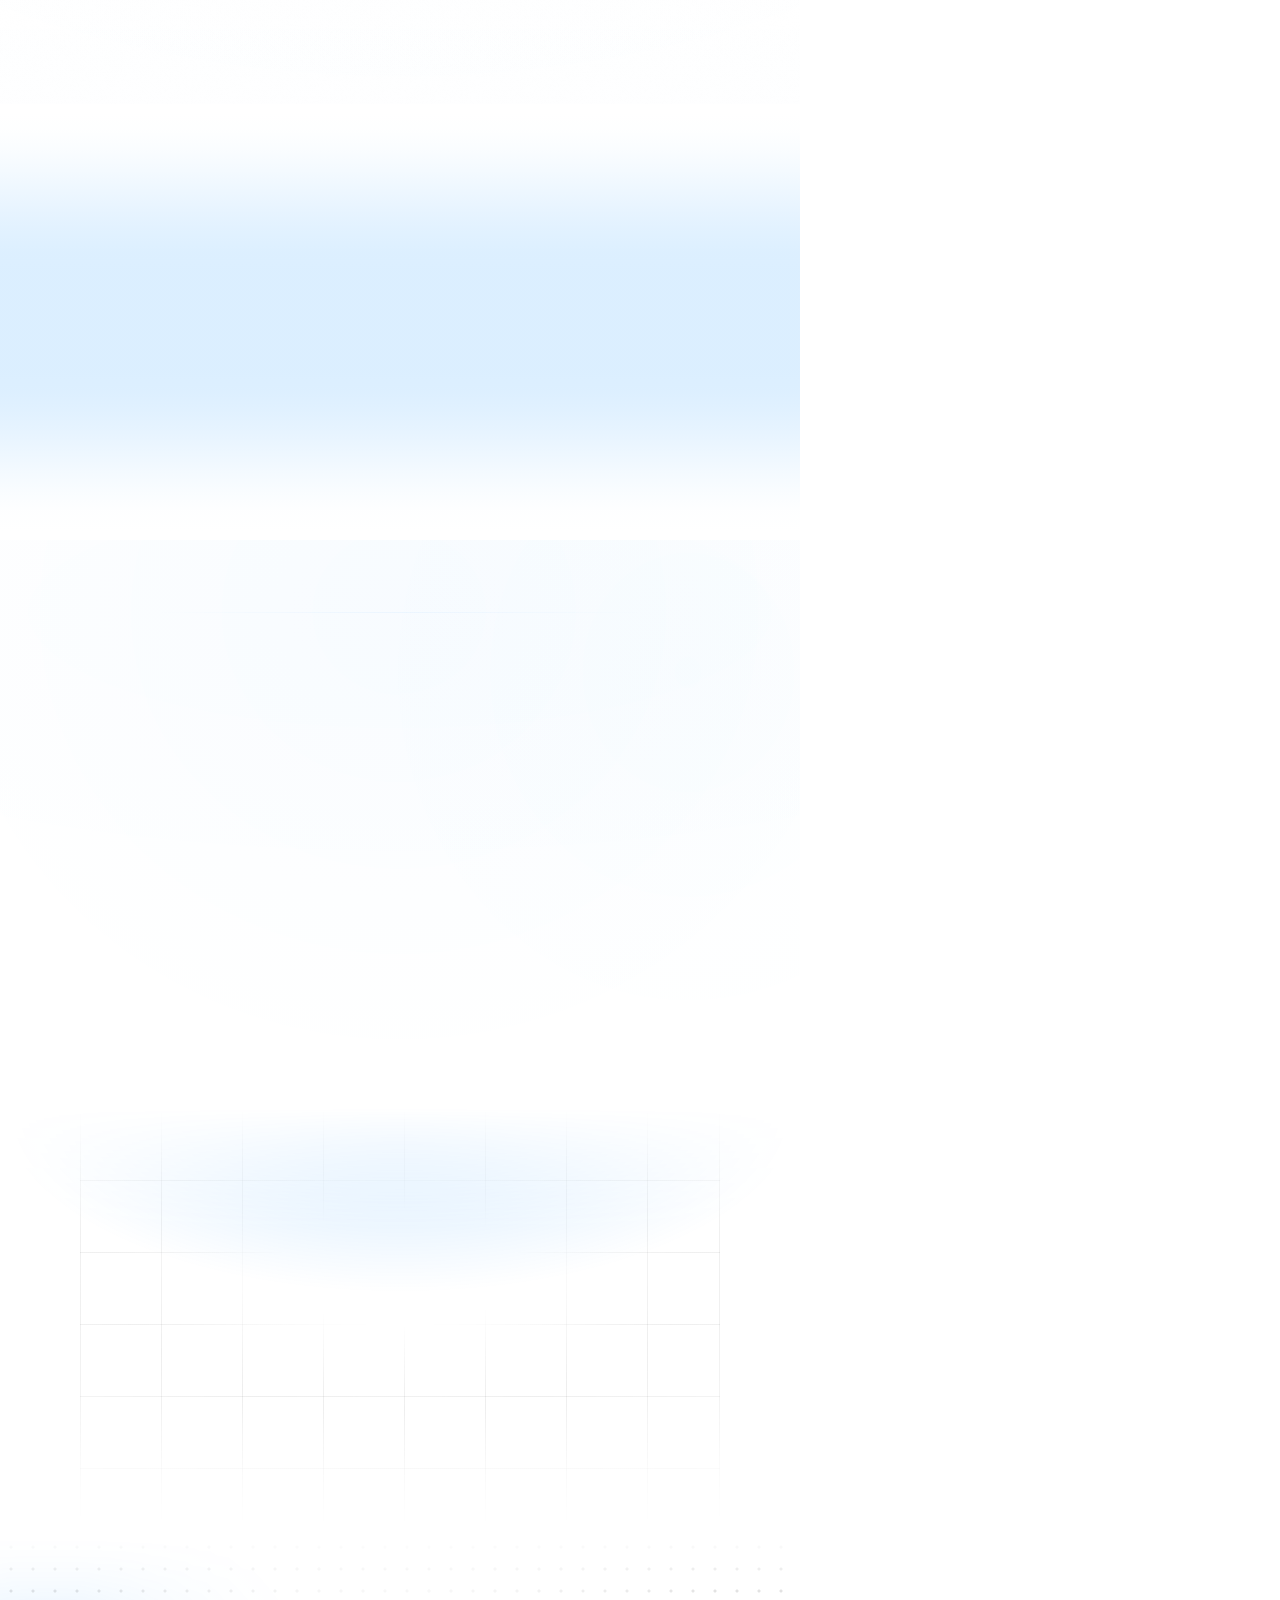
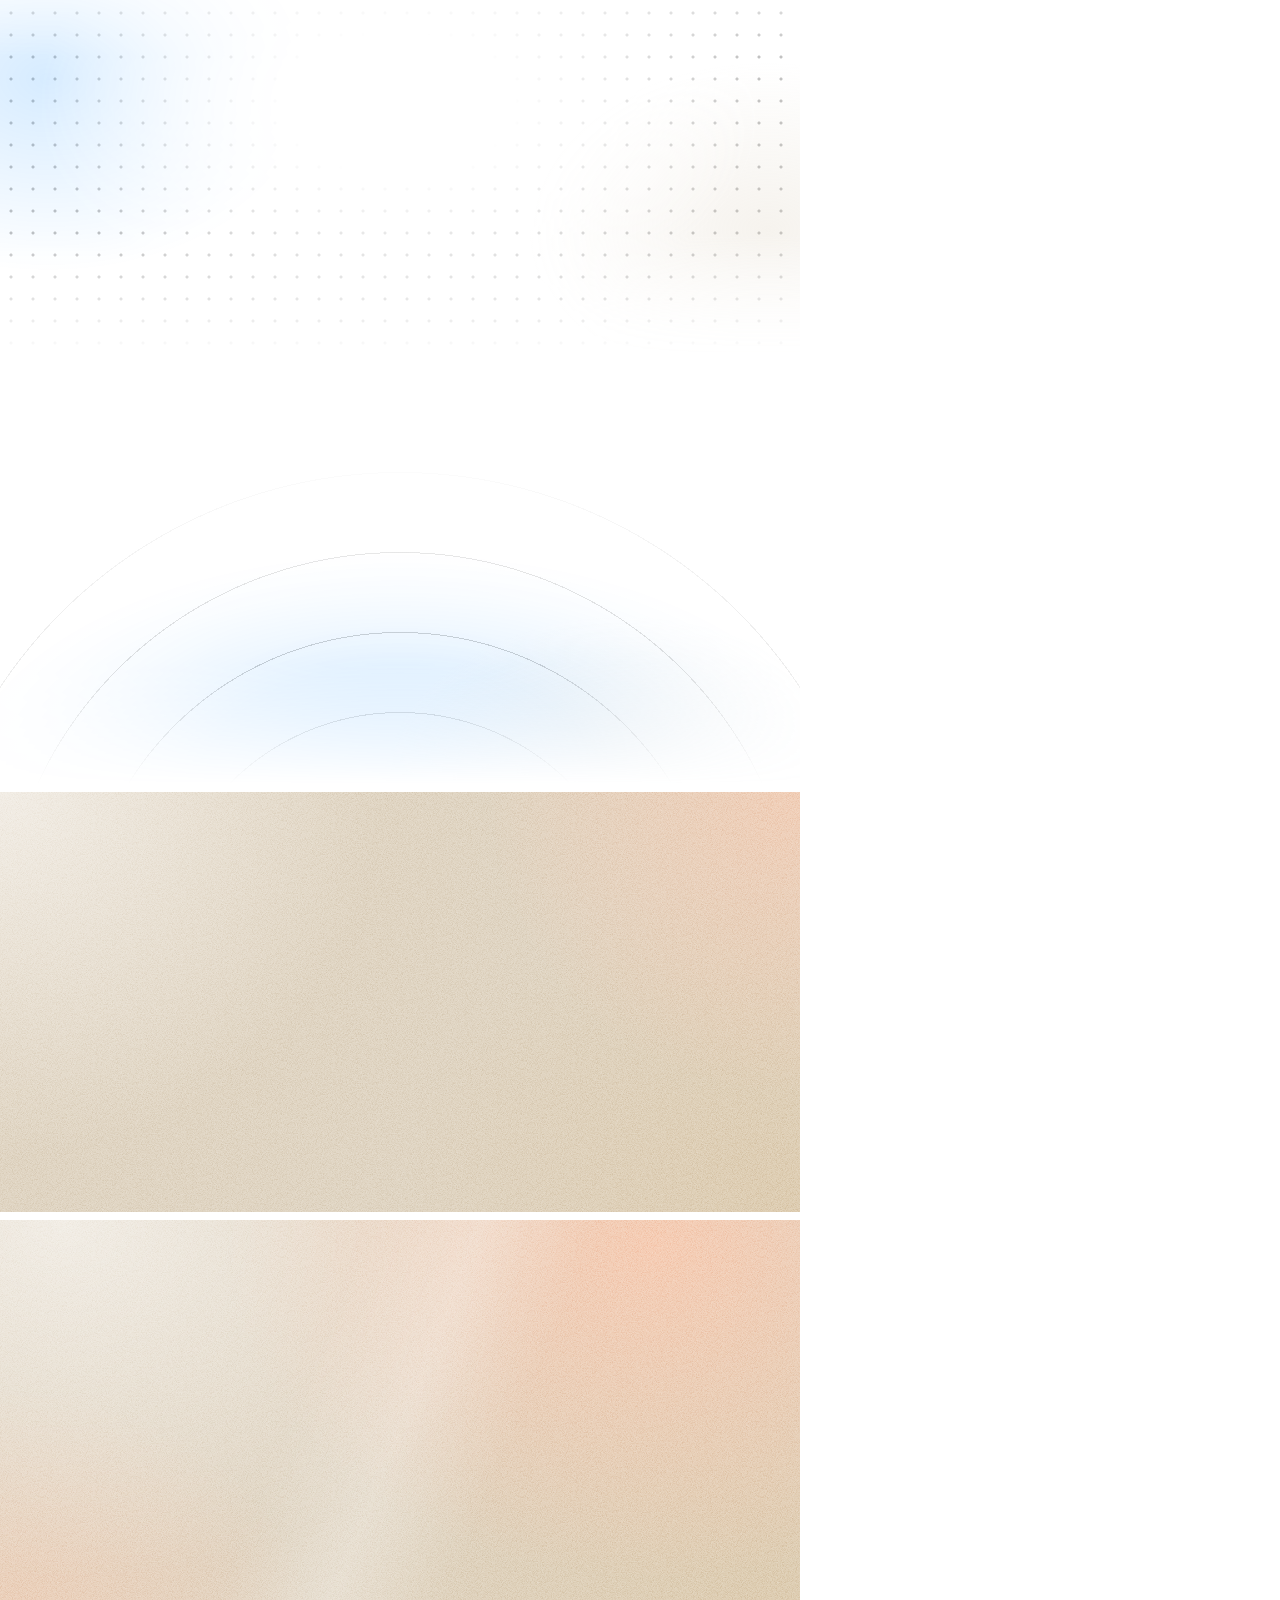
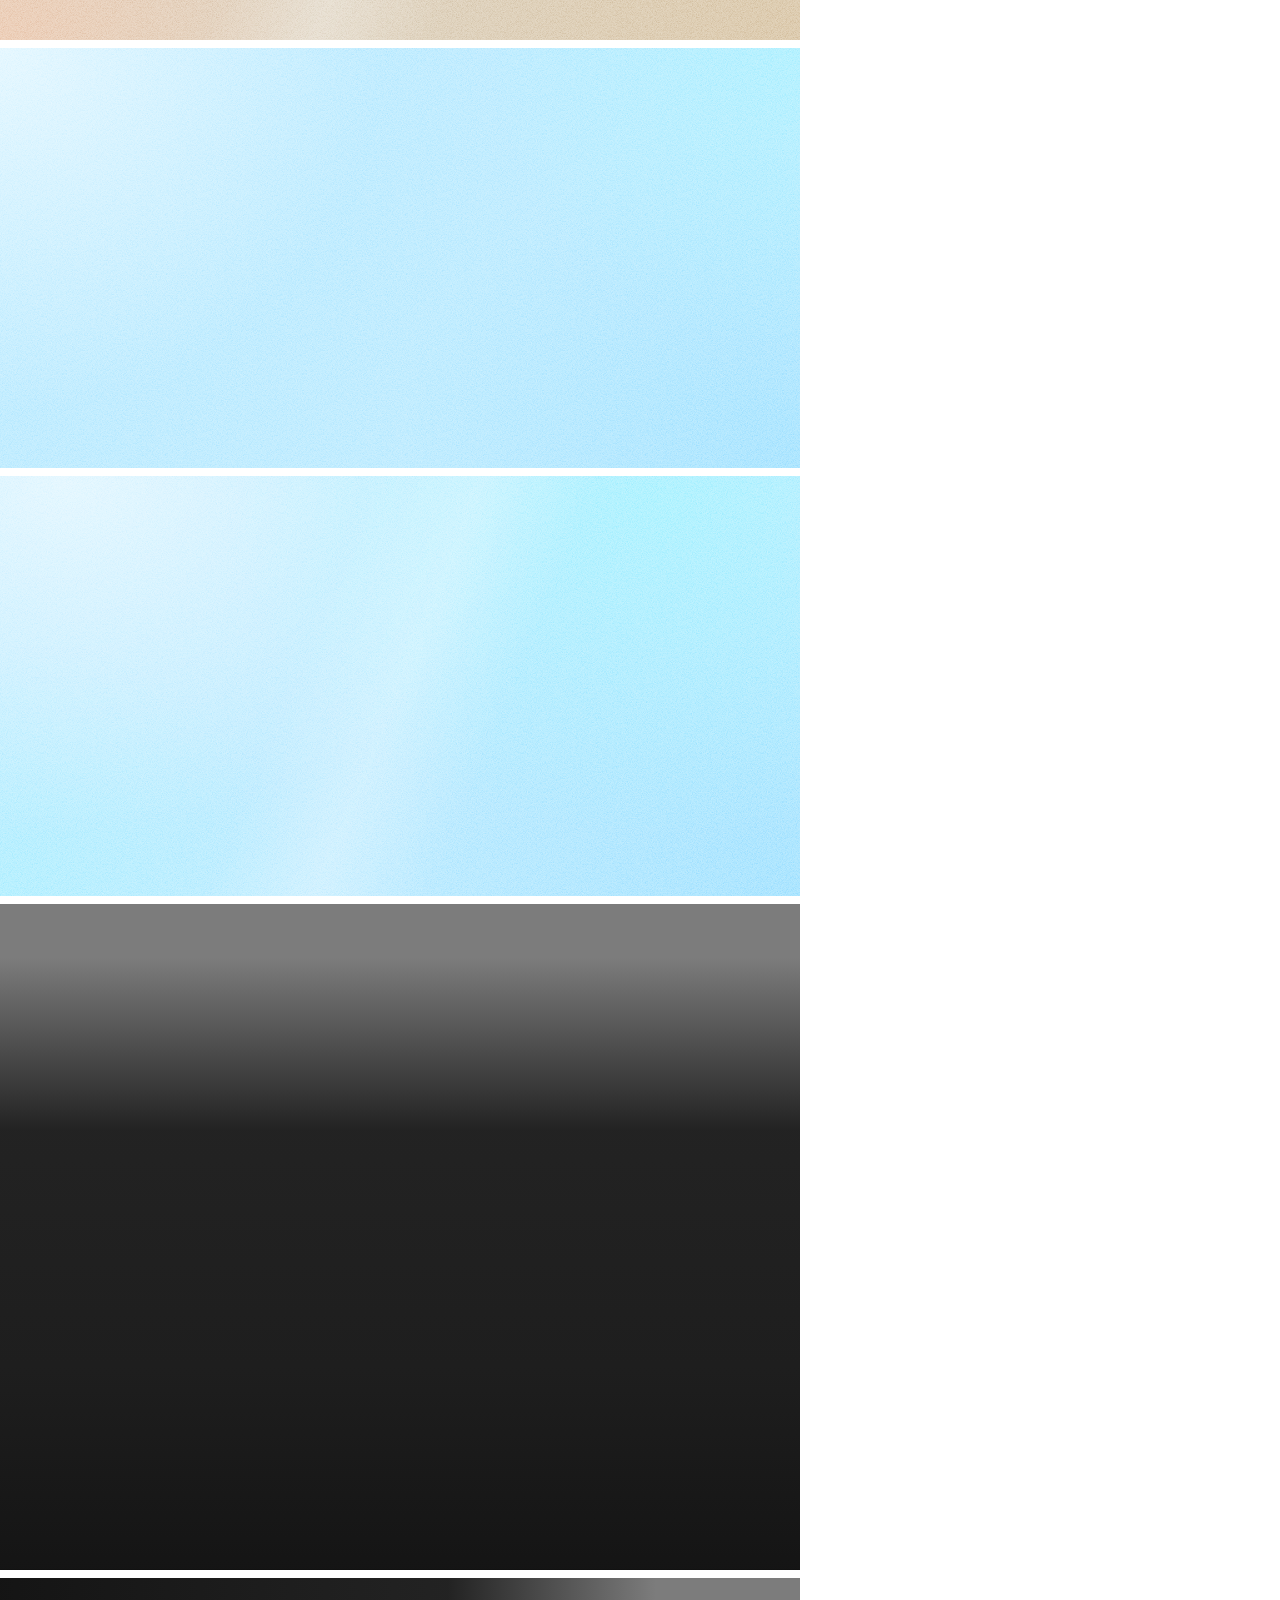
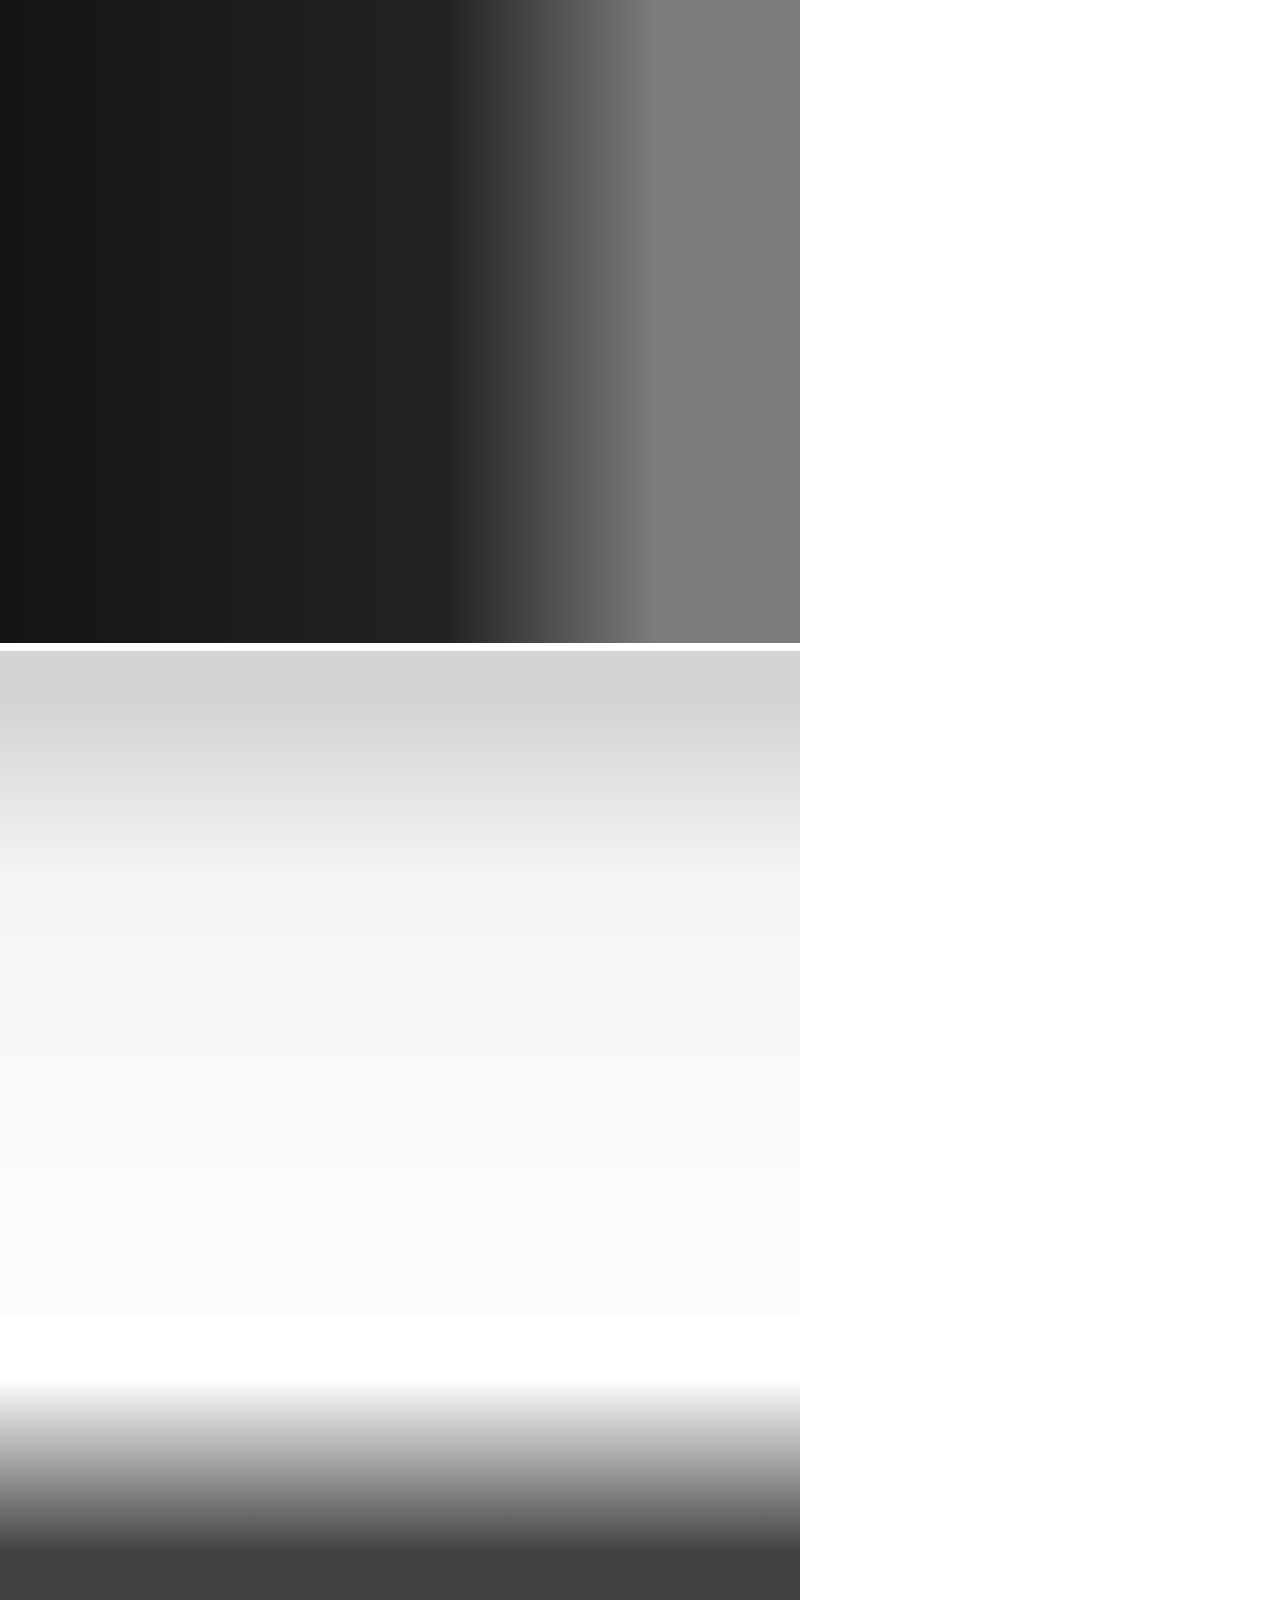
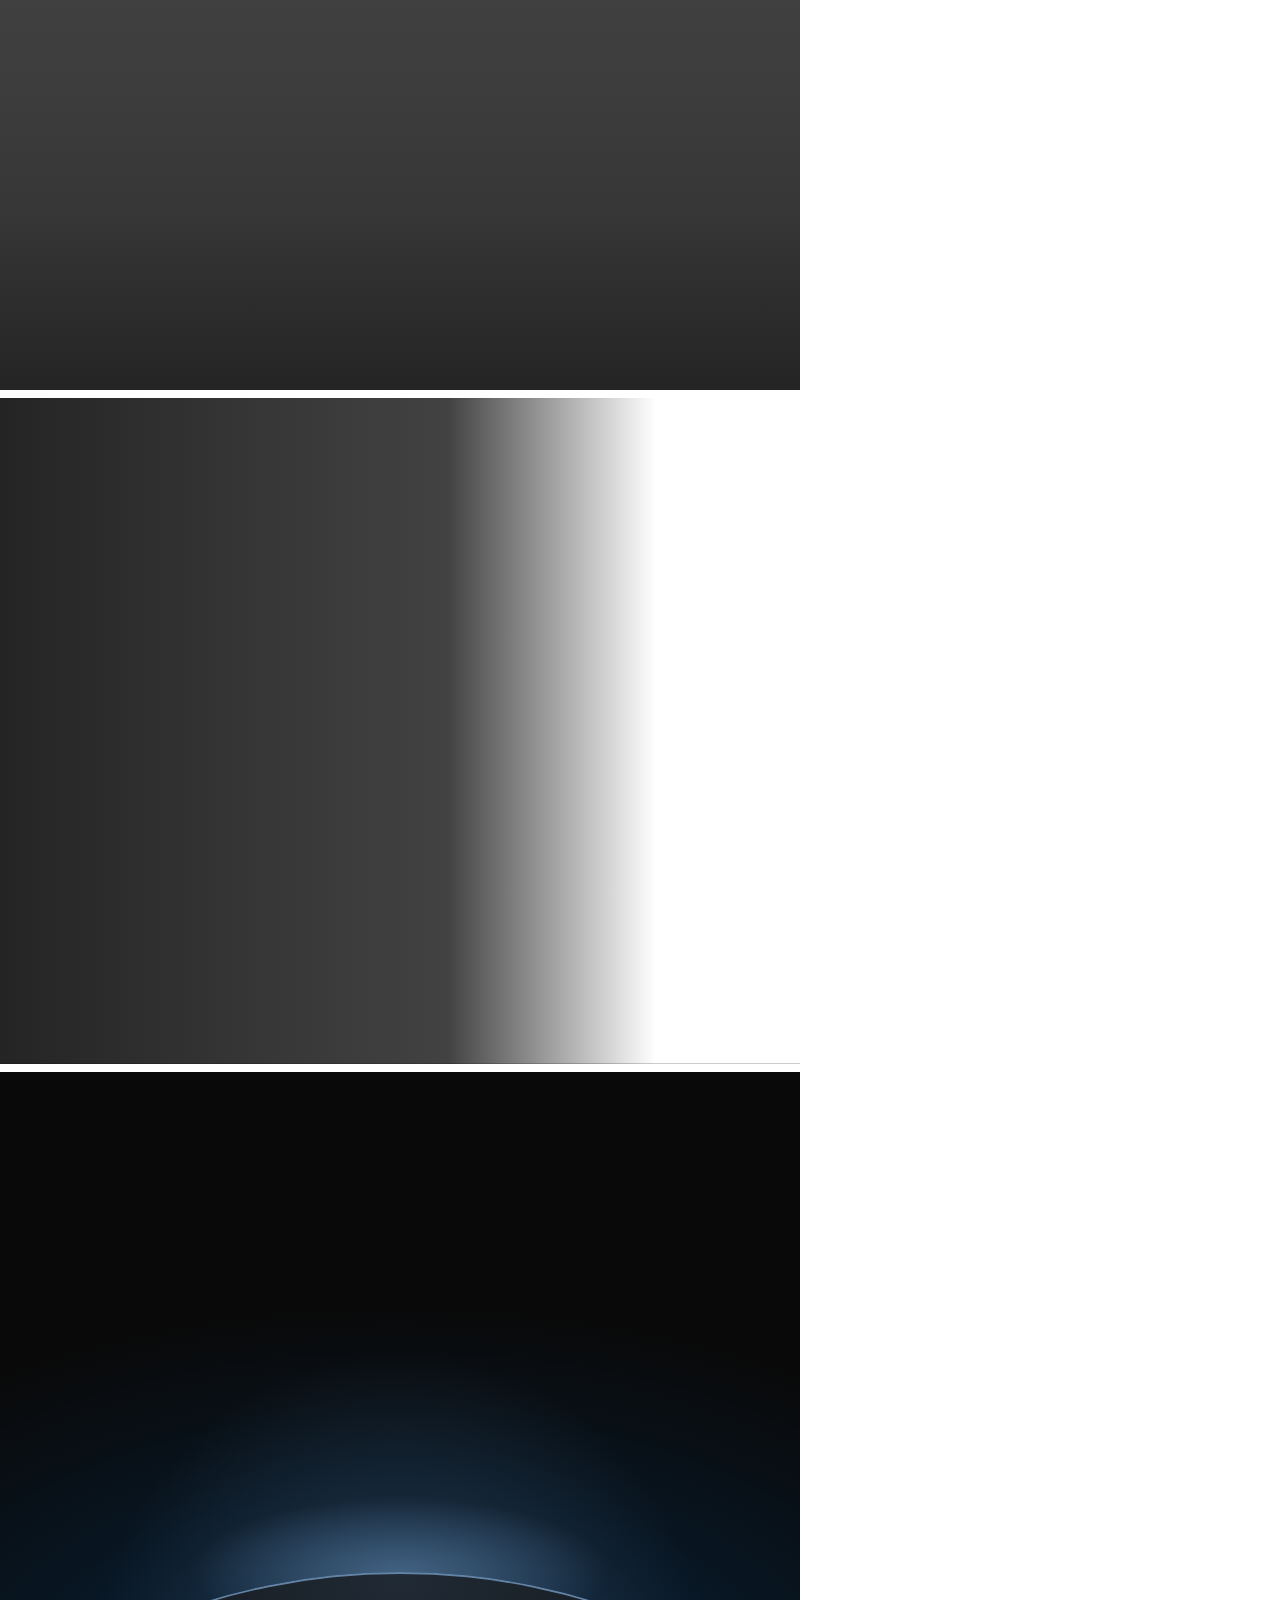
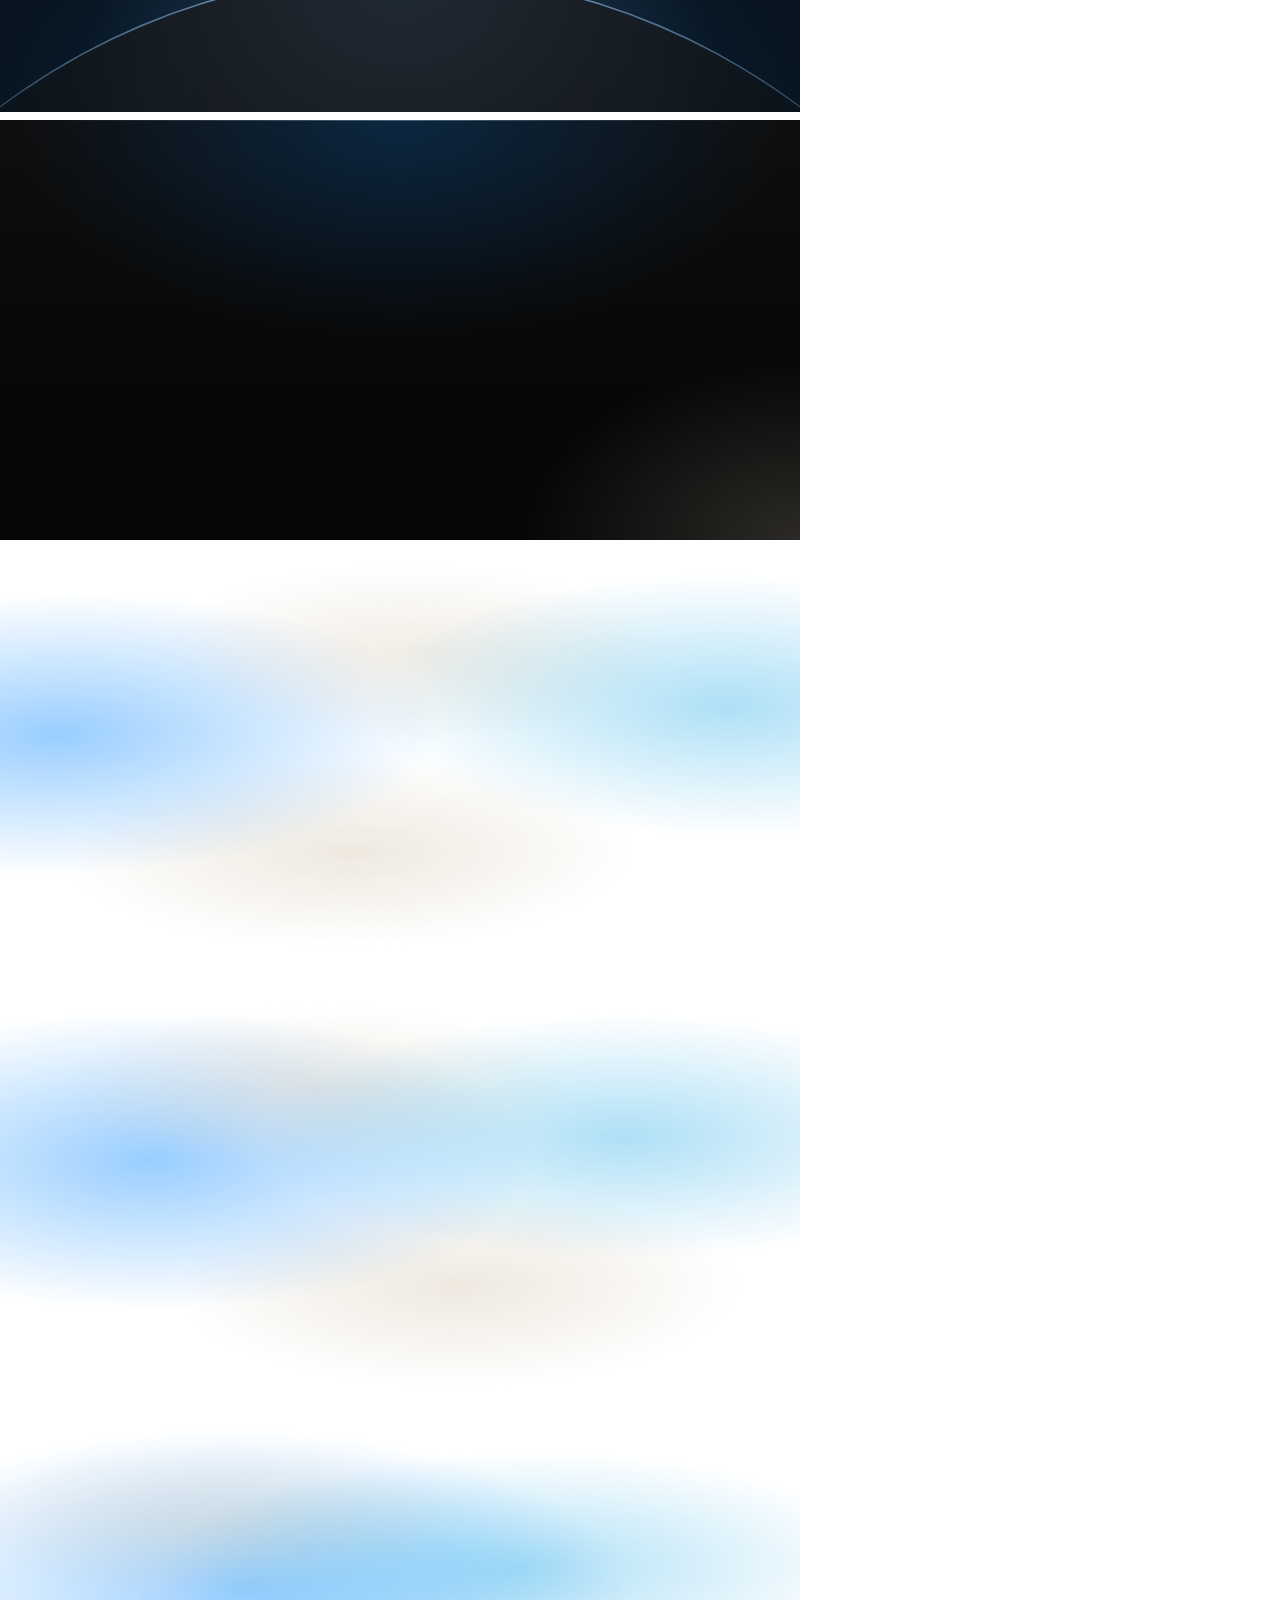
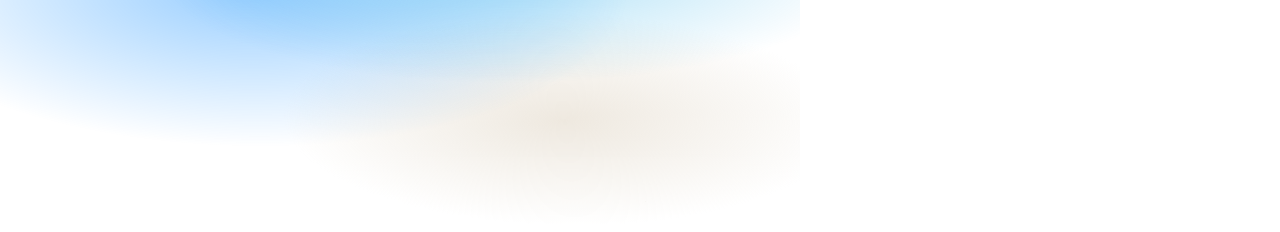
<file: assets/backgrounds/check.html>
<!doctype html>
<html lang="en" data-ground="sand">
<head>
<meta charset="utf-8">
<title>Backgrounds contrast check</title>
<!-- Every ground in a 800px box, for check.mjs: it sets a palette, screenshots the boxes and measures
     the ink and muted contrast on every pixel of each ground's text zone (index.json). The photograph
     grounds sit on a flat grey picture: #7c7c7c for the dark scrim, #d4d4d4 for the light one; and the worst case of the dark scrim: a white
     picture (white words on it). The light scrim is for pale photographs only. -->
<link rel="stylesheet" href="../system.css">
<link rel="stylesheet" href="backgrounds.css">
<style>body { margin: 0; width: 800px; } .box { width: 800px; margin: 0 0 8px; padding: 24px; font-size: 20px; } .pi, .pm { visibility: hidden; } .pi { color: var(--ink); } .pm { color: var(--muted); }  /* the liquid blobs held at the start, the middle and the end of their drift (the keyframes in backgrounds.css), so the text zone is measured where they stand under it */
  .at-start::before { animation: none; transform: translate3d(-7%, 0, 0) skewX(-7deg) scaleY(.94); } .at-start::after { animation: none; transform: translate3d(8%, 0, 0) skewX(6deg) scaleY(1.04); }
  .at-mid::before { animation: none; transform: translate3d(.5%, 0, 0) skewX(-.5deg) scaleY(.995); } .at-mid::after { animation: none; transform: translate3d(-.5%, 0, 0) scaleY(.98); }
  .at-end::before { animation: none; transform: translate3d(8%, 0, 0) skewX(6deg) scaleY(1.05); } .at-end::after { animation: none; transform: translate3d(-9%, 0, 0) skewX(-6deg) scaleY(.92); }
</style>
<script src="backgrounds.js" defer></script>
</head>
<body>
<div class="bg-mist box" data-g="mist" style="height:420px"><span class="pi">Ink</span> <span class="pm">Muted</span></div>
<div class="bg-halo box" data-g="halo" style="height:420px"><span class="pi">Ink</span> <span class="pm">Muted</span></div>
<div class="bg-grain box" data-g="grain" style="height:420px"><span class="pi">Ink</span> <span class="pm">Muted</span></div>
<div class="bg-paper box" data-g="paper" style="height:420px"><span class="pi">Ink</span> <span class="pm">Muted</span></div>
<div class="bg-dusk box" data-g="dusk" style="height:420px"><span class="pi">Ink</span> <span class="pm">Muted</span></div>
<div class="bg-topglow box" data-g="topglow" style="height:560px"><span class="pi">Ink</span> <span class="pm">Muted</span></div>
<div class="bg-ruled box" data-g="ruled" style="height:420px"><span class="pi">Ink</span> <span class="pm">Muted</span></div>
<div class="bg-dots box" data-g="dots" style="height:420px"><span class="pi">Ink</span> <span class="pm">Muted</span></div>
<div class="bg-arcs box" data-g="arcs" style="height:420px"><span class="pi">Ink</span> <span class="pm">Muted</span></div>
<div class="bg-band box" data-g="band" style="height:420px"><span class="pi">Ink</span> <span class="pm">Muted</span></div>
<div class="bg-field box" data-g="field" style="height:420px"><span class="pi">Ink</span> <span class="pm">Muted</span></div>
<div class="bg-band bg-tint box" data-g="band-tint" style="height:420px"><span class="pi">Ink</span> <span class="pm">Muted</span></div>
<div class="bg-field bg-tint box" data-g="field-tint" style="height:420px"><span class="pi">Ink</span> <span class="pm">Muted</span></div>
<div class="bg-photo box" data-g="photo" style="height:520px;--g-photo:linear-gradient(#7c7c7c,#7c7c7c)"><span class="pi">Ink</span> <span class="pm">Muted</span></div>
<div class="bg-photo bg-photo--left box" data-g="photo-left" style="height:520px;--g-photo:linear-gradient(#7c7c7c,#7c7c7c)"><span class="pi">Ink</span> <span class="pm">Muted</span></div>
<div class="bg-photo bg-photo--light box" data-g="photo-light" style="height:520px;--g-photo:linear-gradient(#d4d4d4,#d4d4d4)"><span class="pi">Ink</span> <span class="pm">Muted</span></div>
<div class="bg-photo box" data-g="photo-white" style="height:520px;--g-photo:linear-gradient(#fff,#fff)"><span class="pi">Ink</span> <span class="pm">Muted</span></div>
<div class="bg-photo bg-photo--left box" data-g="photo-left-white" style="height:520px;--g-photo:linear-gradient(#fff,#fff)"><span class="pi">Ink</span> <span class="pm">Muted</span></div>
<div class="bg-horizon box" data-g="horizon" style="height:640px"><span class="pi">Ink</span> <span class="pm">Muted</span></div>
<div class="bg-deep box" data-g="deep" style="height:420px"><span class="pi">Ink</span> <span class="pm">Muted</span></div>
<div class="bg-liquid box at-start" data-g="liquid" data-no-pause style="height:420px"><span class="pi">Ink</span> <span class="pm">Muted</span></div>
<div class="bg-liquid box at-mid" data-g="liquid-mid" data-no-pause style="height:420px"><span class="pi">Ink</span> <span class="pm">Muted</span></div>
<div class="bg-liquid box at-end" data-g="liquid-end" data-no-pause style="height:420px"><span class="pi">Ink</span> <span class="pm">Muted</span></div>

</body>
</html>
</file>
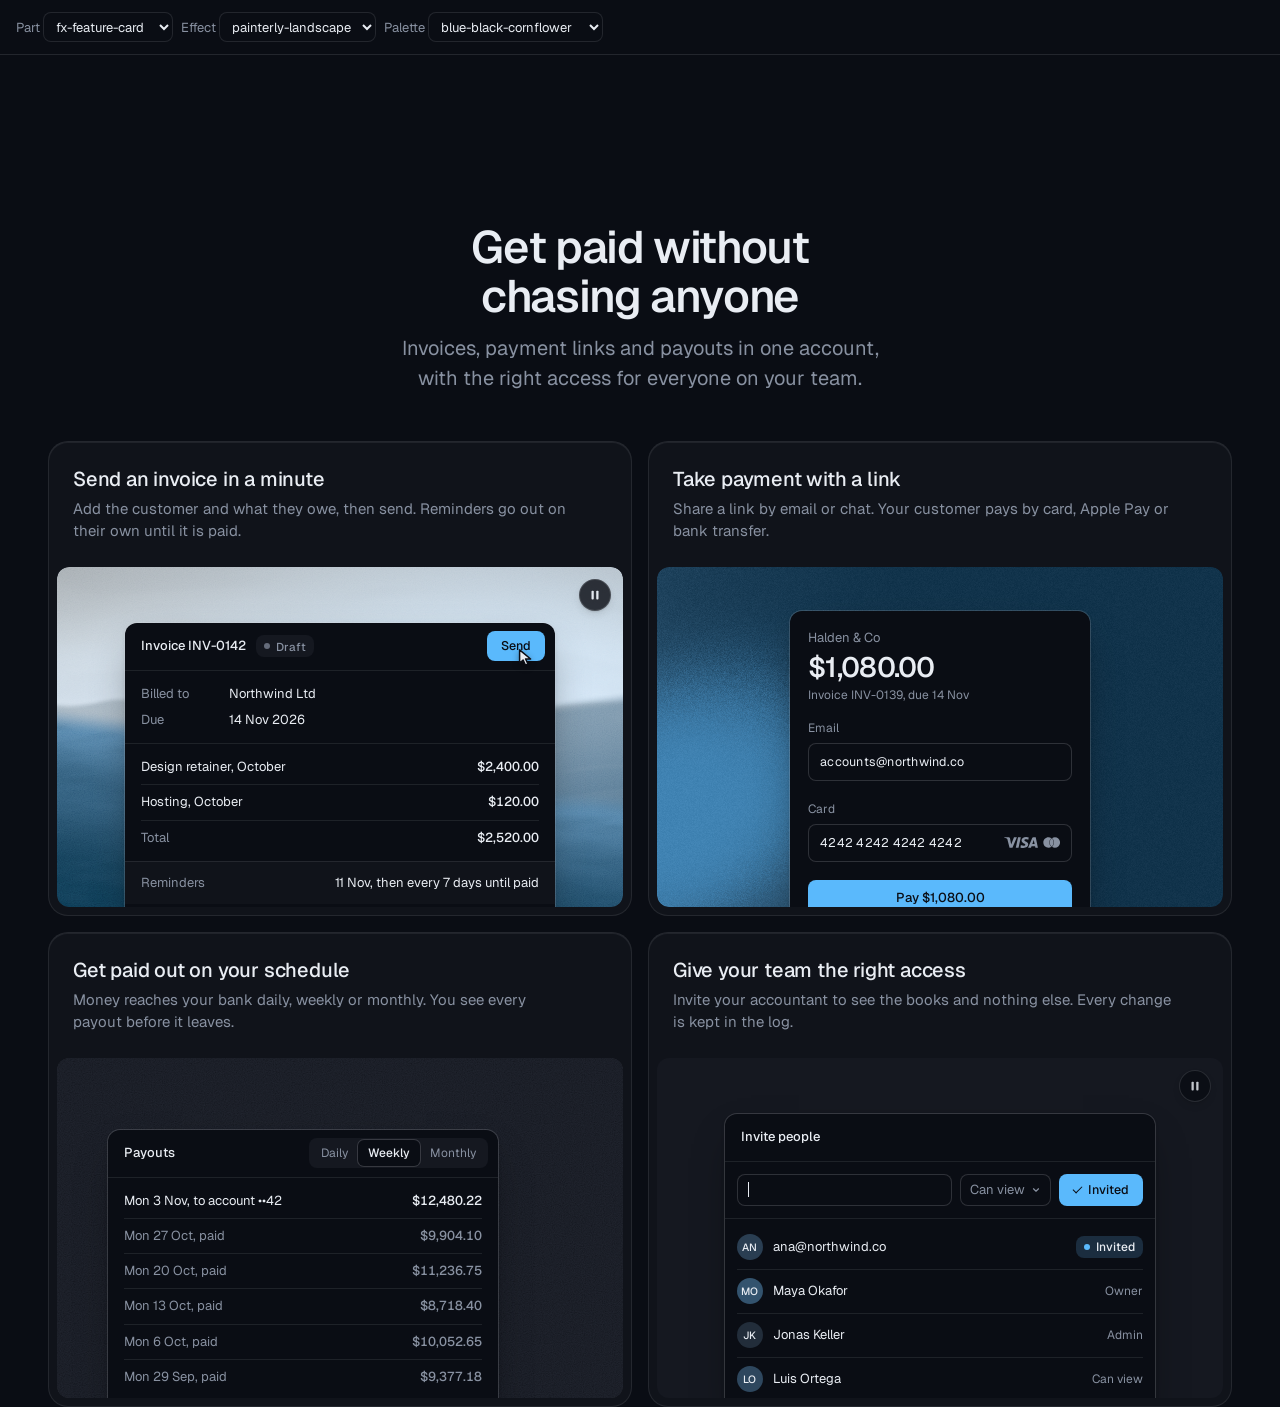
<file: assets/components/_lab.html>
<!doctype html>
<html lang="en" data-radius="soft">
<head>
<script>window.__tpGlMax = 16;   /* a gallery shows many live effects at once; a page of a site keeps the default 4 (fx.js) */</script>
<meta charset="utf-8">
<meta name="viewport" content="width=device-width, initial-scale=1">
<title>Component lab</title>
<link rel="preconnect" href="https://fonts.googleapis.com">
<link rel="preconnect" href="https://fonts.gstatic.com" crossorigin>
<link href="https://fonts.googleapis.com/css2?family=Geist:wght@100..900&family=Geist+Mono:wght@400..600&display=swap" rel="stylesheet">
<link rel="stylesheet" href="../system.css">
<link rel="stylesheet" href="./base.css">
<style>
  /* one component on its own, with a chosen effect (or object) and palette:
     _lab.html?c=fx-chart&fx=ruled-grounds&palette=white-link-blue&w=640 */
  :root { --font-display: "Geist", system-ui, sans-serif; --font-text: "Geist", system-ui, sans-serif; --font-mono: "Geist Mono", ui-monospace, monospace; --display-weight: 560; --display-tracking: -0.03em; }
  body { min-height: 100vh; margin: 0; }
  .bar { display: flex; flex-wrap: wrap; gap: 8px; align-items: center; padding: 12px 16px; border-bottom: 1px solid var(--line); font: 13px/1.4 var(--font-text); color: var(--muted); }
  .bar select { font: inherit; color: var(--ink); background: var(--bg); border: 1px solid var(--line); border-radius: var(--r-sm); height: 30px; padding: 0 8px; }
  .stage { padding: clamp(16px, 4vw, 48px); margin-inline: auto; }
</style>
</head>
<body>
<div class="bar">
  <label>Part <select id="c"></select></label>
  <label>Effect <select id="fx"></select></label>
  <label>Palette <select id="pal"></select></label>
</div>
<main class="stage" id="stage"></main>
<script type="module">
  import fx from '../effects/fx.js';
  const PARTS = ['fx-feature-card', 'fx-dither-object', 'fx-headline', 'fx-button', 'fx-prompt', 'fx-icon-tiles', 'fx-stat', 'fx-globe', 'fx-map', 'fx-chart', 'fx-bars', 'fx-band', 'fx-spotlight', 'fx-photo', 'fx-avatar', 'fx-search', 'fx-logos', 'fx-tabs', 'fx-pricing', 'fx-progress'];
  const PALETTES = {
    'blue-black-cornflower': { bg: '#0a0d14', surface: '#131824', ink: '#e9edf3', muted: '#8891a1', accent: '#5ab9fc', accentInk: '#0a0d14' },
    'graphite-safety-orange': { bg: '#18191b', surface: '#222427', ink: '#eff0f1', muted: '#9c9ea3', accent: '#ff4a1f', accentInk: '#18191b' },
    'white-link-blue': { bg: '#ffffff', surface: '#f4f4f4', ink: '#111111', muted: '#6b6b6b', accent: '#1a4be0', accentInk: '#ffffff' },
    'moss-sand': { bg: '#ddd6c6', surface: '#d2cab8', ink: '#2a2a26', muted: '#59574e', accent: '#4f6238', accentInk: '#ffffff' },
    'cobalt-field': { bg: '#0034eb', surface: '#002fd6', ink: '#ffffff', muted: '#dfe4f2', accent: '#e9e34a', accentInk: '#111111' },
  };
  const q = new URLSearchParams(location.search);
  const part = PARTS.includes(q.get('c')) ? q.get('c') : PARTS[0];
  const palId = PALETTES[q.get('palette')] ? q.get('palette') : 'blue-black-cornflower';
  const p = PALETTES[palId];
  const s = document.documentElement.style;
  const action = fx.color.contrast(p.accent, p.bg) >= 2.2 ? p.accent : p.ink;
  Object.entries({ '--p-bg': p.bg, '--p-surface': p.surface, '--p-ink': p.ink, '--p-muted': p.muted, '--p-accent': p.accent, '--p-accent-ink': p.accentInk, '--p-action': action, '--p-action-ink': action === p.accent ? p.accentInk : p.bg }).forEach(([k, v]) => s.setProperty(k, v));
  s.colorScheme = fx.color.isDark(p.bg) ? 'dark' : 'light';
  if (q.has('fallback')) fx.config.forceFallback = true;
  // one part at a time: at most 4 live WebGL contexts on this page
  fx.config.maxLive = 4;
  if (q.has('w')) document.getElementById('stage').style.maxWidth = q.get('w') + 'px';

  const base = `./${part}/`;
  const [meta, html, mod] = await Promise.all([fetch(base + 'meta.json').then(r => r.json()), fetch(base + 'component.html').then(r => r.text()), import(base + 'component.js')]);
  const link = Object.assign(document.createElement('link'), { rel: 'stylesheet', href: base + 'component.css' });
  document.head.append(link);
  await new Promise(r => { link.onload = link.onerror = r; });
  const choices = meta.effects?.length ? meta.effects : meta.objects || [];
  const chosen = choices.includes(q.get('fx')) ? q.get('fx') : meta.default;
  const stage = document.getElementById('stage');
  stage.innerHTML = html;
  const root = stage.firstElementChild;
  // the chosen effect goes where the part reads it: data-cx-object, data-cx-fill, or data-cx-effect on the root
  // the dither object: one figure set to the chosen object (one live object, as on a page); no caption under it
  if (meta.objects) {
    const fig = root.matches('[data-cx-object]') ? root : root.querySelector('[data-cx-object]');
    fig.dataset.cxObject = chosen;
    if (q.get('render') === 'studio') fig.dataset.cxRender = 'studio';
    fig.querySelector('.cx-obj__stage').removeAttribute('aria-label');
    fig.style.maxWidth = '720px';
  }
  // without ?fx= the markup keeps its own effects (the feature card mixes a landscape and a grain: setting
  // the default on every panel would paint the grain panel as a landscape too)
  else if (!choices.includes(q.get('fx'))) { /* as written */ }
  else if (root.querySelector('[data-cx-fill]')) root.querySelectorAll('[data-cx-fill]').forEach(el => { el.dataset.cxFill = chosen; });
  else if (root.querySelector('[data-cx-effect]')) root.querySelectorAll('[data-cx-effect]').forEach(el => { el.dataset.cxEffect = chosen; });
  else root.dataset.cxEffect = chosen;
  // the map draws its baked streets; an effect named with ?fx= shows its fallback ground (no map data) instead
  if (part === 'fx-map' && choices.includes(q.get('fx'))) delete root.dataset.cxMap;
  await document.fonts.ready;
  window.__part = mod.default(root);
  setTimeout(() => { document.documentElement.dataset.ready = '1'; }, 1200);

  const fill = (sel, list, cur, key) => {
    const el = document.getElementById(sel);
    el.innerHTML = list.map(v => `<option${v === cur ? ' selected' : ''}>${v}</option>`).join('');
    el.addEventListener('change', () => { q.set(key, el.value); if (key === 'c') q.delete('fx'); location.search = q.toString(); });
  };
  fill('c', PARTS, part, 'c');
  // a part whose default is none (the map's streets, the photograph as it is) lists none first, so the
  // select never shows an effect that is not on
  fill('fx', meta.default === 'none' ? ['none', ...choices] : choices, chosen, 'fx');
  fill('pal', Object.keys(PALETTES), palId, 'palette');
</script>
</body>
</html>
</file>
<file: assets/system.css>
/*
  taste-skill system.css - the one system for the page. Link it first, then assets/ui/cards.css (the
  feature card, its panel and the fragment placements), then set the palette (--p-*), the fonts and
  the radius set on :root in the page (node scripts/start.mjs prints that block).
  Do not add a second grid, spacing scale, type scale, radius scale, button or card style.
*/

/* ---------------------------------------------------------------- tokens */
:root {
  /* palette (hex only; fx.js reads --bg --surface --ink --muted --accent --accent-ink) */
  --p-bg: #ffffff;
  --p-surface: #f4f4f4;
  --p-ink: #111111;
  --p-muted: #6b6b6b;
  --p-accent: #1a4be0;
  --p-accent-ink: #ffffff;
  --p-action: #1a4be0;      /* buttons, links, focus: the accent, or the ink when the accent is too pale */
  --p-action-ink: #ffffff;
  --p-inv-bg: #111111;
  --p-inv-surface: #1c1c1c;
  --p-inv-ink: #f4f4f4;
  --p-inv-muted: #a3a3a3;
  --p-inv-accent: #ffffff;
  --p-inv-accent-ink: #111111;
  --p-inv-action: #ffffff;
  --p-inv-action-ink: #111111;
  /* the lit ground behind UI and in the closing band (references/cards.md), one per page, tech pages only
     (none on kind other, which is flat): <html data-ground="sand|sky|sage|painting">. system.js gives it to every ground
     that holds UI, on light and dark pages alike; --hue on one panel changes only its accent */
  --ground-bg: #d9ccb7; --ground-surface: #e9e0d2; --ground-ink: #2a2622; --ground-muted: #5a534a; --ground-accent: #a8794a;

  /* fonts */
  --font-display: system-ui, -apple-system, "Segoe UI", sans-serif;
  --font-text: system-ui, -apple-system, "Segoe UI", sans-serif;
  --font-mono: ui-monospace, "SFMono-Regular", Menlo, Consolas, monospace;
  --display-weight: 400;    /* headlines 400; 500 on a tech page (software, gaming, hardware) */
  --display-tracking: -0.025em;

  /* the page rhythm (references/layout-v4.md): one section per screen. The header is fixed and
     --nav tall; every section is padded --padt above and --padb (plus the phone action bar, --bar)
     below, and is exactly one or two screens tall (--h: 1 or 2; --hm on a phone). The hero's words
     start --hgap under the header and its content ends --hpadb above the fold. */
  --nav: 72px;
  --padt: 120px;
  --padb: 72px;
  --hgap: 48px;
  --hpadb: 64px;
  --bar: 0px;
  /* grid: one .wrap (alias .container) for the header, every section and the footer, the same
     --gut on both sides: 1280 wide at x 80-1360 at 1440, 342 at x 24-366 at 390 */
  --container: 1280px;
  --gut: 80px;
  --pad: var(--gut);
  --gutter: 24px;

  /* spacing: 4/8 scale */
  --s-1: 4px;  --s-2: 8px;  --s-3: 12px; --s-4: 16px; --s-5: 24px;
  --s-6: 32px; --s-7: 48px; --s-8: 64px; --s-9: 96px; --s-10: 128px;
  --section: 40px;      /* only a .section outside main (the kit's demo pages); every main > section and
                           footer.closing take --padt and --padb */
  --section-band: 56px; /* the same for an older footer outside footer.closing */
  --head-gap: 48px;     /* the one heading-to-content gap, 32 on a phone (layout.css reads it as --ly-head-gap) */
  --card-pad: 16px;     /* card padding (cards.css sets its own for cards with a panel) */
  --card-gap: 16px;     /* gap between cards */

  /* type scale (the only sizes on the page) */
  --t-label: 13px;
  --t-small: 14px;
  --t-body: 16px;
  --t-lead: 18px;
  --t-card: 18px;
  --t-h3: 24px;
  /* straight lines from the phone size at 390 to the desktop size at 1440 (system.md's table) */
  --t-h2: clamp(30px, 1.72vw + 23.3px, 48px);
  --t-h1: clamp(38px, 3.24vw + 25.4px, 72px);
  /* a big number stays a step under the h2 (VI-11): 38 at 1440, 28 at 390, so it never reads as a
     section heading; a stats row and a price set their own, smaller still */
  --t-stat: clamp(28px, .952vw + 24.29px, 38px);

  /* radius: one scale (soft by default; data-radius on <html> switches it) */
  --r-sm: 8px;  --r-md: 12px; --r-lg: 20px; --r-btn: 8px;

  /* controls (fixed here; a page never adds its own) */
  --btn-h: 44px;
  --btn-h-sm: 36px;
  --nav-h: var(--nav);  /* the older name, kept for the kit's files */
  --icon: 16px;         /* small icons: socials, menu chevrons, mono brand marks */

  /* motion: the one UI ease-out (motion.css --m-ease and ui/base.css --u-ease read it; references/motion.md) */
  --ease: cubic-bezier(.2, .8, .2, 1);
  --dur: 180ms;
}
html[data-radius="sharp"] { --r-sm: 4px; --r-md: 6px;  --r-lg: 8px;  --r-btn: 4px; }
html[data-radius="soft"]  { --r-sm: 8px; --r-md: 12px; --r-lg: 20px; --r-btn: 8px; }
html[data-radius="round"] { --r-sm: 10px; --r-md: 16px; --r-lg: 24px; --r-btn: 999px; }
/* the four lit grounds (references/cards.md); sand is the default above. painting goes with
   painterly-landscape (x.ai's daylight sky over olive hills) */
html[data-ground="sky"]      { --ground-bg: #c6d3df; --ground-surface: #d6e0e9; --ground-ink: #25303a; --ground-muted: #4d5964; --ground-accent: #3f6a92; }
html[data-ground="sage"]     { --ground-bg: #cdd6c6; --ground-surface: #dce3d6; --ground-ink: #262d24; --ground-muted: #535b51; --ground-accent: #6c8e63; }
html[data-ground="painting"] { --ground-bg: #79a8d6; --ground-surface: #a6c4e2; --ground-ink: #16212c; --ground-muted: #273949; --ground-accent: #9c9b3c; }
/* cards.css takes its card and panel radii from this scale */
html[data-radius] .card { --c-r: var(--r-lg); }
html[data-radius] .panel { --p-r: var(--r-md); }

/* a phone: the header 56, the sections padded 96 / 48, the hero's words 40 under the header and its
   content ending 24 above the fold, 24 at both sides, 12 between columns */
@media (max-width: 639px) {
  :root { --nav: 56px; --padt: 96px; --padb: 48px; --hgap: 40px; --hpadb: 24px; --gut: 24px; --gutter: 12px; --card-gap: 12px; --head-gap: 32px; }
}
@media (min-width: 640px) {
  :root { --gut: 48px; --section: 48px; --section-band: 72px; --card-pad: 24px; }
}
@media (min-width: 1024px) {
  :root { --gut: 80px; --section: 56px; --section-band: 96px; --card-gap: 24px;
          --t-lead: 20px; --t-card: 20px; --t-h3: 28px; }
  /* a place (and a local service): the 1200 column at x 120-1320 */
  html[data-type="place"] { --gut: 120px; --container: 1200px; }
}
/* a place (VI-06, ST-96, PH-23): its own smaller type (h1 48/53 and 32/37, h2 32/40 and 24/30, titles
   and the sub-line 20 and 18), the Recipe 3 hero's gap under its photograph (40, 24 on a phone),
   square photographs and cards and 2px buttons, whatever data-radius and data-buttons say */
:root[data-type="place"] {
  --hgap: 40px;
  --t-h1: clamp(32px, 1.524vw + 26.06px, 48px);
  --t-h2: clamp(24px, .762vw + 21px, 32px);
  --t-h3: clamp(20px, .381vw + 18.51px, 24px);
  --r-sm: 2px; --r-md: 0px; --r-lg: 0px; --r-btn: 2px;
}
:root[data-type="place"] :is(h1, .t-h1) { line-height: 1.104; }
:root[data-type="place"] :is(h2, .t-h2) { line-height: 1.25; }
@media (max-width: 639px) {
  :root[data-type="place"] { --hgap: 24px; }
  :root[data-type="place"] :is(h1, .t-h1) { line-height: 1.156; }
}

/* ---------------------------------------------------------------- grounds (at most three) */
:root, .ground-base {
  --bg: var(--p-bg); --surface: var(--p-surface); --ink: var(--p-ink); --muted: var(--p-muted);
  --accent: var(--p-accent); --accent-ink: var(--p-accent-ink); --card: var(--p-surface);
  --action: var(--p-action); --action-ink: var(--p-action-ink);
}
.ground-surface {
  --bg: var(--p-surface); --surface: var(--p-bg); --ink: var(--p-ink); --muted: var(--p-muted);
  --accent: var(--p-accent); --accent-ink: var(--p-accent-ink); --card: var(--p-bg);
  --action: var(--p-action); --action-ink: var(--p-action-ink);
}
.ground-inverse {
  --bg: var(--p-inv-bg); --surface: var(--p-inv-surface); --ink: var(--p-inv-ink); --muted: var(--p-inv-muted);
  --accent: var(--p-inv-accent); --accent-ink: var(--p-inv-accent-ink); --card: var(--p-inv-surface);
  --action: var(--p-inv-action); --action-ink: var(--p-inv-action-ink);
}
:root, .ground-base, .ground-surface, .ground-inverse {
  --line: color-mix(in oklab, var(--ink) 11%, transparent);
  --line-strong: color-mix(in oklab, var(--ink) 20%, transparent);
  /* effects (fx.js) and UI fragments (assets/ui) take the colours of the ground they sit on */
  --fx-bg: var(--bg); --fx-surface: var(--surface); --fx-ink: var(--ink); --fx-muted: var(--muted);
  --fx-accent: var(--accent); --fx-accent-ink: var(--accent-ink);
  --ui-font: var(--font-text); --ui-mono: var(--font-mono); --ui-radius: var(--r-md);
}
.ground-base, .ground-surface, .ground-inverse { background: var(--bg); color: var(--ink); }

/* ---------------------------------------------------------------- base */
*, *::before, *::after { box-sizing: border-box; }
/* an anchor lands on the section's top (the judge's frame): the fixed header covers --nav of its --padt */
html { -webkit-text-size-adjust: 100%; scroll-padding-top: 0; scroll-behavior: auto; margin: 0; }
body {
  margin: 0; background: var(--bg); color: var(--ink);
  font: 400 var(--t-body)/1.55 var(--font-text);
  -webkit-font-smoothing: antialiased; text-rendering: optimizeLegibility; overflow-x: clip;
}
img, svg, video, canvas { display: block; max-width: 100%; }
/* hidden means hidden, also on an img the line above makes a block (a menu tab's photograph, a peek photograph) */
[hidden] { display: none !important; }
img, video { height: auto; }
a { color: inherit; text-decoration: none; }
button { font: inherit; color: inherit; }
h1, h2, h3, h4, p, ul, ol, figure, blockquote { margin: 0; }
ul, ol { padding: 0; list-style: none; }
h1, h2, h3, h4 {
  font-family: var(--font-display); font-weight: var(--display-weight);
  letter-spacing: var(--display-tracking); text-wrap: balance; overflow-wrap: break-word;
  /* a long word (a German compound at 390) breaks at a syllable with a hyphen, in the language of <html lang>;
     only words of 10 letters or more, 4 at least on each side, so a short English heading never breaks */
  hyphens: auto; -webkit-hyphens: auto; hyphenate-limit-chars: 10 4 4;
}
h1, .t-h1 { font-size: var(--t-h1); line-height: 1.04; }
h2, .t-h2 { font-size: var(--t-h2); line-height: 1.1; }
h3, .t-h3 { font-size: var(--t-h3); line-height: 1.2; }
h4, .t-card { font-family: var(--font-text); font-weight: 500; font-size: var(--t-card); line-height: 1.3; letter-spacing: -0.01em; }
p { text-wrap: pretty; }
.t-lead  { font-size: var(--t-lead); line-height: 1.5; }
.t-body  { font-size: var(--t-body); line-height: 1.55; }
.t-small { font-size: var(--t-small); line-height: 1.5; }
.t-label { font-size: var(--t-label); font-weight: 500; line-height: 1.4; letter-spacing: 0.01em; }
.t-stat  { font-family: var(--font-display); font-weight: var(--display-weight); font-size: var(--t-stat);
           line-height: 1; letter-spacing: var(--display-tracking); font-variant-numeric: tabular-nums; }
.muted { color: var(--muted); }
.mono  { font-family: var(--font-mono); }
.measure { max-width: 62ch; }
:focus-visible { outline: 2px solid var(--action); outline-offset: 2px; border-radius: 2px; }
::selection { background: color-mix(in oklab, var(--accent) 30%, transparent); }

/* ---------------------------------------------------------------- grid */
.wrap, .container { width: min(100% - 2 * var(--gut), var(--container)); margin-inline: auto; padding-inline: 0; }
.grid { display: grid; grid-template-columns: repeat(12, minmax(0, 1fr)); column-gap: var(--gutter); row-gap: var(--card-gap); }
.grid > * { min-width: 0; grid-column: 1 / -1; }
.section { padding-block: var(--section); }

/* ---------------------------------------------------------------- one section per screen
   The page is a stack of screens. Framed at scrollY = k x the screen height, a shot shows exactly one
   section: the hero alone on the first screen, every other section (and footer.closing, the close and
   the footer in one) exactly one or two screens tall, its h2 first, --padt under its top. Heights
   and padding do it: no pinning, snapping or script.
     <section class="section" id=".." style="--h: 2">     (2 screens; --hm sets a phone's count alone)
       <div class="wrap"> the h2 first, then the content </div>     (the one in-flow child)
     </section>
   A layer (a full-bleed photograph or ground behind the words) is an <img class="layer" aria-hidden="true">
   beside the .wrap. Content must fit: one screen holds 708px of content at 1440x900 (900 - 120 - 72),
   two hold 1,608 (the second screen's part starts --padt under its top with .g2). From 640 to 1279 a
   section keeps at least its screens and grows past them rather than overlap the next. */
main > :is(section, .section), footer.closing {
  position: relative; box-sizing: border-box;
  height: calc(var(--h, 1) * 100vh); height: calc(var(--h, 1) * 100svh);
  padding: var(--padt) 0 calc(var(--padb) + var(--bar));
}
main > :is(section, .section) > :is(.wrap, .container), footer.closing > .wrap { position: relative; z-index: 1; height: 100%; }
main > :is(section, .section) > :is(.wrap, .container):not(.grid) { display: flex; flex-direction: column; }
/* a .wrap that is the section's grid too (class="wrap grid"): its rows start at the top */
main > :is(section, .section) > :is(.wrap, .container).grid { align-content: start; }
/* .fill: the block that takes what the screen leaves under the heading (a photograph, a frame) */
main > :is(section, .section) > .wrap > .fill { flex: 1 1 0; min-height: 0; }
/* two screens as two groups: row 1 the h2 and the first group, row 2 the rest (no second h2), starting
   --padt under the second screen's top, so the second shot looks like any other section */
main > :is(section, .section).g2, footer.closing.g2 { --h: 2; }
main > :is(section, .section).g2 > :is(.wrap, .container), footer.closing.g2 > .wrap { display: grid; grid-template-rows: minmax(0, 1fr) minmax(0, 1fr); row-gap: calc(var(--padt) + var(--padb) + var(--bar)); }
main > :is(section, .section).g2 > :is(.wrap, .container) > *, footer.closing.g2 > .wrap > * { min-height: 0; align-self: start; }
main > :is(section, .section).g2 > :is(.wrap, .container) > :is(.group, .fill) { align-self: stretch; }
/* a group: one screen's part of a .g2 section (its h2 and first rows, or the rest) */
.group { display: flex; flex-direction: column; min-height: 0; }
/* each screen's card row runs down to that screen's foot (the cards stretch, their panels grow), so
   the second screen of a .g2 is never a short row over an empty ground; both rows end on the same line */
@media (min-width: 1024px) {
  main > :is(section, .section).g2 > .wrap > .grid:last-child,
  main > :is(section, .section).g2 > .wrap > .group > .grid:last-child { align-self: stretch; flex: 1 1 auto; min-height: 0; }
}
.group > .fill { flex: 1 1 0; min-height: 0; }
@media (min-width: 640px) and (max-width: 1279px) {
  main > :is(section, .section):not(.hero, .section--hero), footer.closing {
    height: auto; min-height: calc(var(--h, 1) * 100vh); min-height: calc(var(--h, 1) * 100svh);
  }
  /* the section is a column and its .wrap takes all of it, so a .fill (a photograph, a frame) still
     grows to the section's foot (a min-height percentage would not resolve, leaving it at its least) */
  /* :where() keeps it at no weight, so a page's own phone- or tablet-only hiding (section.desk-only { display: none }) wins */
  :where(main > :is(section, .section):not(.hero, .section--hero), footer.closing) { display: flex; flex-direction: column; }
  main > :is(section, .section):not(.hero, .section--hero) > :is(.wrap, .container), footer.closing > .wrap { flex: 1 0 auto; height: auto; min-height: 0; }
}
/* a phone: lvh (the screen with its bars hidden) for every section but the hero; --hm when stacking
   makes the content taller than the desktop count */
@media (max-width: 639px) {
  /* at least its screens, never less: content a screen cannot hold makes the section taller (the rhythm
     check then asks for --hm: 2 or less content); a fixed height would lay its last rows over the next
     section, the fault the phone shots showed most (a list under the closing heading and its button) */
  main > :is(section, .section):not(.hero, .section--hero), footer.closing {
    height: auto; min-height: calc(var(--hm, var(--h, 1)) * 100vh); min-height: calc(var(--hm, var(--h, 1)) * 100lvh);
  }
  /* one grid row at least the screens tall that grows with the .wrap's content: the .wrap is stretched to
     it, so its .fill and its two groups still share a definite height */
  /* (at no weight, as on the tablet: a page's own section.desk-only { display: none } still hides it) */
  :where(main > :is(section, .section):not(.hero, .section--hero):has(> :is(.wrap, .container)), footer.closing) {
    display: grid; grid-template-columns: minmax(0, 1fr); grid-template-rows: 1fr; grid-auto-rows: auto;
  }
  main > :is(section, .section):not(.hero, .section--hero) > :is(.wrap, .container), footer.closing > .wrap { height: auto; }
  main > :is(section, .section).g2m, footer.closing.g2m { --hm: 2; }
  main > :is(section, .section).g2m > :is(.wrap, .container), footer.closing.g2m > .wrap { display: grid; grid-template-rows: minmax(0, 1fr) minmax(0, 1fr); row-gap: calc(var(--padt) + var(--padb) + var(--bar)); }
  /* stacked in one, the two groups keep the open cards' 32px, so the first group's last panel never meets
     the next card's title */
  main > :is(section, .section).g2:not(.g2m) > :is(.wrap, .container) { display: flex; row-gap: var(--s-6); }
  /* what the two screens leave goes around the second group, so it opens below the header, not on the fold */
  main > :is(section, .section).g2:not(.g2m) > :is(.wrap, .container) > :last-child { margin-block: auto; }
  main > :is(section, .section).g2:not(.g2m) > :is(.wrap, .container) > * { align-self: stretch; }
}
/* a layer: the photograph or ground of a whole section, under its words, edge to edge */
main > :is(section, .section) > :is(img, video, canvas, picture).layer,
footer.closing > :is(img, video, canvas, picture).layer {
  position: absolute; inset: 0; z-index: 0; width: 100%; height: 100%; max-width: none; object-fit: cover; object-position: var(--pos, 50% 50%);
}
main > :is(section, .section) > picture.layer > img { width: 100%; height: 100%; object-fit: cover; }

/* the hero: exactly the first screen, the fixed header over its top. Its words start --hgap under the
   header (--photo adds a full-bleed photograph's height above them on a place); its content ends
   --hpadb above the fold, and nothing of the next section shows, at 1440, 1024, 820 and 390.
     <section class="hero hero--<type>"><div class="wrap"><div class="hero-text"> .. </div>[one strip]</div></section>
   .hero-text holds the whole composition (the words, and the picture or window beside or under them);
   one docked strip (logos, three facts) may follow it, at most 96px, desktop only. */
main > :is(.hero, .section--hero) {
  height: 100vh; height: 100svh; min-height: 0;
  padding: calc(var(--nav) + var(--photo, 0px) + var(--hgap)) 0 calc(var(--hpadb) + var(--bar));
}
:is(.hero, .section--hero) > .wrap { height: 100%; display: grid; grid-template-rows: minmax(0, 1fr) auto; row-gap: var(--s-7); }
:is(.hero, .section--hero) > .wrap > .hero-text { min-height: 0; }
/* a phone: the hero is at least the first screen and grows when a short phone (320x640) cannot hold its
   words, buttons and picture, so nothing of it lies over the next section or under the header */
@media (max-width: 639px) {
  main > :is(.hero, .section--hero) { height: auto; min-height: 100vh; min-height: 100svh; }
  main > :is(.hero, .section--hero):has(> :is(.wrap, .container)) { display: grid; grid-template-columns: minmax(0, 1fr); grid-template-rows: 1fr; grid-auto-rows: auto; }
  main > :is(.hero, .section--hero) > :is(.wrap, .container) { height: auto; }
}
:is(.hero, .section--hero) > .wrap > .hero-strip { grid-row: 2; max-height: 96px; }
@media (max-width: 639px) { :is(.hero, .section--hero) > .wrap > .hero-strip { display: none; } }
.section--hero .section-head { max-width: 860px; }
/* the starter's own hero (hero-split): the words on span-5 top-aligned, the picture on span-6 start-7
   as tall as the hero's content box (at most 716 at 1440x900); a phone stacks words, then the picture
   in what is left */
.hero-text.hero-split { height: 100%; align-items: stretch; }
.hero-split > .hero-copy { align-self: start; }
.hero-split > .hero-visual { position: relative; min-height: 0; height: 100%; }
@media (max-width: 1023px) {
  .hero-text.hero-split { display: flex; flex-direction: column; gap: var(--s-6); }
  .hero-split > .hero-visual { flex: 1 1 0; min-height: 200px; height: auto; }
}
.hero-copy > * + * { margin-top: var(--s-5); }
/* the h1 first in the words' column: its capitals start on the picture's top line, not the line box's
   (the leading above the capitals would put the words about 12px under the photograph's top) */
.hero-copy > h1:first-child { text-box: trim-start cap alphabetic; }
.hero-copy > .btn-row { margin-top: var(--s-6); }
/* three short facts at the foot of the words' column, on the picture's bottom line (no dead space
   under the buttons): <dl class="hero-facts"><div><dt>..</dt><dd>..</dd></div> x3</dl> */
@media (min-width: 1024px) {
  .hero-split > .hero-copy { height: 100%; display: flex; flex-direction: column; }
  .hero-split > .hero-copy > .hero-facts { margin-top: auto; }
}
.hero-facts { display: grid; grid-template-columns: repeat(3, minmax(0, 1fr)); gap: var(--s-5) var(--gutter); margin: 0; }
.hero-facts > div { display: grid; gap: var(--s-1); align-content: start; }
.hero-facts dt { font-size: var(--t-small); color: var(--muted); }
.hero-facts dd { margin: 0; font-weight: 500; }
@media (max-width: 1023px) { .hero-facts { display: none; } }
/* a notice line above the h1 (changed hours, a delivery cut-off): one line with a number, static,
   starting on the left line like the h1 under it */
.hero-notice { font-size: var(--t-small); font-weight: 500; color: var(--ink); }
.hero-notice b, .hero-notice strong { font-weight: 500; color: var(--accent); }
.hero-copy > .hero-notice + h1 { margin-top: var(--s-5); }

/* a phone: open tiles from a row of three or four (rooms, goods, beans) go two-up, an odd last one
   across the row, so a row of three fits one 844px screen (stacked one under another they need two) */
@media (max-width: 639px) {
  .grid > .tile:is(.span-3, .span-4) { grid-column: auto / span 6; }
  .grid > .tile:is(.span-3, .span-4):nth-child(odd of .tile):nth-last-child(1 of .tile) { grid-column: 1 / -1; }
  .grid > .tile:is(.span-3, .span-4) .tile__head { flex-wrap: wrap; gap: 0 var(--s-2); }
}
/* a phone: open cards (words on the ground, the panel under them) stacked one under another keep 32px
   between a panel's foot and the next card's title, so a title never reads as the panel's caption */
@media (max-width: 639px) { .grid:has(> .card--open) { row-gap: var(--s-6); } }
/* a phone stacks a two-screen section's four open tiles into its two screens: their panels take 180px (a wide
   crop), so the h2 and the first two tiles of two lines each end on the first screen and the four inside both,
   not a third of a screen past. A page that sets its group's own --p-h (#features .panel) sets its phone value
   too, as the starter does */
@media (max-width: 639px) { main > :is(section, .section).g2 .card--open > .panel { --p-h: 180px; } }
/* spans: desktop >= 1024. Tablet 640-1023: text cards on span-3 and span-6 go two-up; cards with a
   panel (a visual needs the width; the one exception is a span-6 pair, below)
   and everything else (split text and visuals, span-4 cards, span-5/7/8 blocks) take the full row, so a split stacks and no row is left half empty. Phone < 640: one column. */
@media (min-width: 640px) and (max-width: 1023px) {
  .grid > .card.span-3:not(:has(> .panel)), .grid > .card.span-6:not(:has(> .panel)) { grid-column: auto / span 6; }
  /* the one exception with a panel: a 2x2 (or a pair) of span-6 cards stays two-up from 720px (a panel
     of about 310px and more, wide enough for a kit fragment), so four cards take one or two screens
     at 768-820 instead of a card per row (four stacked panels run past two screens). Split cards and
     every other span keep the full row. Under 720 a card per row. */
  @media (min-width: 720px) {
    .grid > .card.span-6:has(> .panel):not(.card--split) { grid-column: auto / span 6; }
    .grid > .card.span-6:has(> .panel):not(.card--split):nth-child(odd of .card.span-6):nth-last-child(1 of .card.span-6) { grid-column: 1 / -1; }
  }
  /* open tiles (rooms, models, people, a photo pair) go two-up; an odd last one takes the row */
  .grid > .tile:is(.span-3, .span-4, .span-6) { grid-column: auto / span 6; }
  .grid > .tile:is(.span-3, .span-4, .span-6):nth-child(odd of .tile):nth-last-child(1 of .tile) { grid-column: 1 / -1; }
}
@media (min-width: 1024px) {
  .span-2  { grid-column: auto / span 2; }
  .span-3  { grid-column: auto / span 3; }
  .span-4  { grid-column: auto / span 4; }
  .span-5  { grid-column: auto / span 5; }
  .span-6  { grid-column: auto / span 6; }
  .span-7  { grid-column: auto / span 7; }
  .span-8  { grid-column: auto / span 8; }
  .span-9  { grid-column: auto / span 9; }
  .span-10 { grid-column: auto / span 10; }
  .span-12 { grid-column: auto / span 12; }
  .start-1 { grid-column-start: 1; } .start-2 { grid-column-start: 2; } .start-3 { grid-column-start: 3; }
  .start-5 { grid-column-start: 5; } .start-6 { grid-column-start: 6; } .start-7 { grid-column-start: 7; }
  .start-4 { grid-column-start: 4; } .start-8 { grid-column-start: 8; } .start-9 { grid-column-start: 9; }
  .start-10 { grid-column-start: 10; }
  /* a split is top-aligned: the words' first line and the picture's top on one line (never centred
     against each other, never mirrored: text left, the visual right, on every split of the page) */
  .grid--middle, .grid--top { align-items: start; }
}
/* card rows: every card in a row the same height (a plain .grid stretches them) */
.grid:is(.grid--middle, .grid--top) > .card { align-self: stretch; }
/* 1024-1279: a span-4 card's panel would be about 220px wide, too narrow for real UI. Cards with a
   panel on span-4 go two-up, a span-8 one takes the row, and an odd last one takes the row too
   (steps, proof row: two, then one wide; bento: the wide card, then the four small ones two by two) */
@media (min-width: 1024px) and (max-width: 1279px) {
  .grid > .card.span-4:has(> .panel) { grid-column: auto / span 6; }
  .grid > .card.span-8:has(> .panel),
  .grid > .card.span-4:has(> .panel):nth-child(odd of .card.span-4):nth-last-child(1 of .card.span-4) { grid-column: 1 / -1; }
}

/* ---------------------------------------------------------------- section heading */
.section-head { max-width: 760px; margin-bottom: var(--head-gap); display: grid; gap: var(--s-4); }
/* every heading starts on the left line (a centred head among left ones reads as a mistake): the
   old centred head is left-aligned too */
.section-head--center { text-align: left; justify-items: start; }
/* a head row: the h2 (and its line) left, one link or the section's button at the right line */
.section-head--split { max-width: none; display: flex; align-items: end; justify-content: space-between; gap: var(--s-5); flex-wrap: wrap; }
.section-head--split > div { display: grid; gap: var(--s-4); max-width: 760px; }
.section-head p { color: var(--ink); font-size: var(--t-lead); line-height: 1.5; max-width: 60ch; }
.section-head--row { max-width: none; display: flex; align-items: end; justify-content: space-between; gap: var(--s-5); flex-wrap: wrap; }
.section-head--row > div { display: grid; gap: var(--s-4); max-width: 760px; }
/* the hero row (hero-product, hero-cycle): the h1 and its line left, the buttons right, across 1280 */
.section--hero .section-head--row { max-width: none; }

/* ---------------------------------------------------------------- buttons (one pair, a dealt look)
   One pair a page, .btn--primary and .btn--secondary, in the look dealt with the page (sections.md)
   and set once on <html data-buttons>; the markup never changes:
     solid  filled primary, outlined secondary, the radius scale (Figma; the default)
     pill   pills, a chevron after the primary's label, a tinted secondary (x.ai)
     tonal  the radius scale, a tinted secondary with no outline (Linear, Vercel)
     arrow  an arrow after the primary's label; the secondary is a text link with an arrow (Stripe)
     block  near-square corners, 48px tall; the secondary is an underlined text link (shops, hotels) */
.btn {
  display: inline-flex; align-items: center; justify-content: center; gap: var(--s-2);
  height: var(--btn-h); padding: 0 var(--s-5); border-radius: var(--r-btn); border: 1px solid transparent;
  font: 500 var(--t-body)/1 var(--font-text); letter-spacing: 0; white-space: nowrap; cursor: pointer;
  transition: background-color var(--dur) var(--ease), color var(--dur) var(--ease), border-color var(--dur) var(--ease), text-decoration-color var(--dur) var(--ease);
}
.btn--primary { background: var(--action); color: var(--action-ink); }
.btn--primary:hover { background: color-mix(in oklab, var(--action) 86%, var(--ink)); }
/* an inverted primary (the action is the ground's ink: a brand band, a lit ground): its hover steps toward the ground, as the filled one steps toward the ink */
.ground-brand .btn--primary:hover { background: color-mix(in oklab, var(--action) 88%, var(--bg)); }
/* the ground's own colour with a clear border: never grey on grey, readable on an effect too */
.btn--secondary { background: var(--bg); color: var(--ink); border-color: var(--line-strong); }
.btn--secondary:hover { background: color-mix(in oklab, var(--bg) 94%, var(--ink)); border-color: color-mix(in oklab, var(--ink) 35%, transparent); }
.btn--sm { height: var(--btn-h-sm); padding: 0 var(--s-4); font-size: var(--t-small); }
html[data-buttons="pill"] { --r-btn: 999px; }
html[data-buttons="block"] { --r-btn: 2px; --btn-h: 48px; }
html:is([data-buttons="pill"], [data-buttons="tonal"]) .btn--secondary { background: color-mix(in oklab, var(--ink) 8%, var(--bg)); border-color: transparent; }
html:is([data-buttons="pill"], [data-buttons="tonal"]) .btn--secondary:hover { background: color-mix(in oklab, var(--ink) 14%, var(--bg)); border-color: transparent; }
/* arrow and block: the secondary is a text link at the button's height (no box: one button look) */
html:is([data-buttons="arrow"], [data-buttons="block"]) .btn--secondary {
  background: none; border-color: transparent; padding-inline: var(--s-2);
  text-decoration: underline; text-underline-offset: 4px; text-decoration-color: var(--line-strong);   /* the .link look */
}
html:is([data-buttons="arrow"], [data-buttons="block"]) .btn--secondary:hover { background: none; border-color: transparent; text-decoration-color: currentColor; }
/* the glyph after a label: a chevron (pill) or an arrow (arrow), drawn so every font shows the same */
html[data-buttons="pill"] .btn--primary::after,
html[data-buttons="arrow"] :is(.btn--primary, .btn--secondary)::after {
  content: ""; flex: none; width: 12px; height: 12px; margin-right: -2px; background: currentColor;
  -webkit-mask: var(--btn-glyph) center / contain no-repeat; mask: var(--btn-glyph) center / contain no-repeat;
  transition: transform var(--dur) var(--ease);
}
html[data-buttons="pill"] { --btn-glyph: url("data:image/svg+xml,%3Csvg xmlns='http://www.w3.org/2000/svg' viewBox='0 0 12 12'%3E%3Cpath d='M4.5 2.5 8 6l-3.5 3.5' fill='none' stroke='black' stroke-width='1.6' stroke-linecap='round' stroke-linejoin='round'/%3E%3C/svg%3E"); }
html[data-buttons="arrow"] { --btn-glyph: url("data:image/svg+xml,%3Csvg xmlns='http://www.w3.org/2000/svg' viewBox='0 0 12 12'%3E%3Cpath d='M1.5 6h8.5M6.5 2.5 10 6l-3.5 3.5' fill='none' stroke='black' stroke-width='1.5' stroke-linecap='round' stroke-linejoin='round'/%3E%3C/svg%3E"); }
@media (hover: hover) and (pointer: fine) { html:is([data-buttons="pill"], [data-buttons="arrow"]) .btn:hover::after { transform: translateX(3px); } }
.btn:active { transform: translateY(1px) scale(.985); }
.btn--arrow::after { content: "\2192"; transition: transform var(--dur) var(--ease); }
@media (hover: hover) and (pointer: fine) { .btn--arrow:hover::after { transform: translateX(3px); } }
/* the drawn arrow (assets/motion: its stem grows and its head moves 3px on hover), the last child of
   a primary button, a pill or a link: <svg class="m-arrow" viewBox="0 0 12 12" aria-hidden="true">
   <path class="m-arrow__stem" d="M1 6h8"/><path class="m-arrow__head" d="M4.5 2.5 8 6l-3.5 3.5"/></svg>.
   It replaces the dealt glyph, so a button never shows two */
.m-arrow { flex: none; width: 12px; height: 12px; margin-right: -2px; overflow: visible;
           fill: none; stroke: currentColor; stroke-width: 1.6; stroke-linecap: round; stroke-linejoin: round; }
.btn--xl .m-arrow { width: 0.62em; height: 0.62em; stroke-width: 1.4; }
:is(.btn, .link, .pill):has(> .m-arrow)::after { content: none; display: none; }
.btn-row { display: flex; flex-wrap: wrap; gap: var(--s-3); align-items: center; }
.section-head--center .btn-row { justify-content: center; }
/* on the phone every button row stacks full width */
@media (max-width: 639px) {
  .btn-row { flex-direction: column; align-items: stretch; width: 100%; justify-self: stretch; }
  /* full width, the second action is a text link at the button's height under the filled one (an
     outline across the whole screen reads as a rule, a pale fill as a switched-off button) */
  .btn-row > .btn--secondary { background: none; border-color: transparent; text-decoration: underline; text-underline-offset: 4px; text-decoration-color: var(--line-strong); }
  .section-head--split > .btn { width: 100%; }
}
.link { display: inline-flex; align-items: center; gap: var(--s-2); font-weight: 500; color: var(--ink);
        text-decoration: underline; text-decoration-color: var(--line-strong); text-underline-offset: 4px;
        transition: text-decoration-color var(--dur) var(--ease); }
.link:hover { text-decoration-color: currentColor; }
.link::after { content: "\2192"; display: inline-block; text-decoration: none; transition: transform var(--dur) var(--ease); }
@media (hover: hover) and (pointer: fine) { .link:hover::after { transform: translateX(3px); } }
.pill { display: inline-flex; align-items: center; gap: var(--s-2); height: 32px; padding: 0 var(--s-3);
        border-radius: 999px; border: 1px solid var(--line); background: var(--card);
        font-size: var(--t-label); color: var(--ink); }
.pill .muted { color: var(--muted); }

/* ---------------------------------------------------------------- card (one style) */
.card {
  display: flex; flex-direction: column; gap: var(--s-2); min-width: 0;
  background: var(--card); border: 1px solid var(--line); border-radius: var(--r-lg); padding: var(--card-pad);
}
/* small titles in the text face: a display face at 20px (a condensed or hairline serif) reads smaller than the body */
.card > h3, .card > h4, .card--plan h3 { font-family: var(--font-text); font-weight: 500; font-size: var(--t-card); line-height: 1.3; letter-spacing: -0.01em; }
/* the type floor (system.md): text people read is 16px or more in ink; cards.css sets it for its
   card text, this for a plain card's lines */
.card > p { color: var(--ink); font-size: var(--t-body); max-width: 52ch; }
/* at most two boxes one inside the other (sections.md): a card whose panel holds UI drops its own
   box, so its title and lines sit on the page ground over the panel (Figma's tiles), or runs the
   panel flush to its sides and bottom (cards.css .panel--flush) */
.card.card--open { --c-pad: 0px; background: none; border: 0; box-shadow: none; padding: 0; overflow: visible; }
.card.card--open > .panel { margin: var(--s-5) 0 0; border-radius: var(--r-lg); }
.card.card--open > .panel--top { margin: 0 0 var(--s-5); }
.card--plan.is-featured { border-color: var(--action); box-shadow: inset 0 0 0 1px var(--action); }
/* cards.css (linked after this file) sets .card { gap: 0 } for feature cards; a plan keeps its 16px rows */
.card.card--plan { gap: var(--s-4); }

/* ---------------------------------------------------------------- visuals: panels and frames
   A card's .panel (the inset visual), .stage and the placements (.at-corner, .at-rise, .at-over,
   .at-right, .at-center, .stage--fade-*) come from assets/ui/cards.css (references/cards.md).
   This file adds the frames (hero, split, square, closing band) and lets a .stage work inside them.
   The grounds' colours: system.js lights every ground that holds UI (see there). */
:not(.card) > .panel { border-radius: var(--p-r, var(--r-md)); }   /* a panel on its own: four round corners */
.menu-card .panel { --p-h: 160px; }
.frame {
  position: relative; isolation: isolate; overflow: clip; display: flex; align-items: center; justify-content: center;
  background: var(--surface); border-radius: var(--r-lg); border: 1px solid var(--line);
  padding: clamp(var(--s-4), 4vw, var(--s-7));
}
/* a zero-width spacer keeps --ratio (height / width) as the frame's minimum height */
.frame::before { content: ""; flex: none; width: 0; padding-top: var(--ratio, 0px); }
/* an object or scene (assets/objects) and a photograph (.frame__img) fill the frame themselves */
.frame > :not(canvas, .stage, .loop-pause, .frame__fx, .frame__img, [data-print], [data-scene], .print3d) { position: relative; max-width: 100%; min-width: 0; }
/* a photograph is a plain rectangle in its frame: no border, no print, no filter */
.frame--photo { padding: 0; border: 0; }
/* .frame--fill: as tall as its row (a split's picture beside the words, down to the section's foot);
   stacked on a tablet or a phone it takes what the screen leaves, at least 200px */
.frame--fill { height: 100%; }
@media (max-width: 1023px) {
  .grid.fill:has(> .frame--fill) { display: flex; flex-direction: column; gap: var(--s-6); }
  .grid.fill > .frame--fill { flex: 1 1 0; height: auto; min-height: 200px; }
}
/* a split's words as a column: the last block (stats, a link) on the picture's bottom line */
.split-col { display: flex; flex-direction: column; gap: var(--s-5); }
@media (min-width: 1024px) { .split-col { height: 100%; } .split-col > .split-col__end { margin-top: auto; } }
:is(.frame, .panel) > .frame__img { position: absolute; inset: 0; z-index: 0; width: 100%; height: 100%; max-width: none; object-fit: cover; }
.frame--portrait { --ratio: 125%; }
/* the product stage (hero-product): wide, the product whole on it; a phone gets a tall stage */
.frame--stage { --ratio: 50%; }
@media (max-width: 639px) { .frame--stage, .frame--portrait { --ratio: 120%; } }
.frame--hero { padding: clamp(24px, 5vw, 64px); }
.frame--split { --ratio: 80%; }
.frame--square { --ratio: 100%; }
/* the closing band: the hero's echo, lit with the page's ground (sand, sky, sage or painting) on light
   and dark pages alike, so its text and buttons take that ground's ink. Its effect sits on a layer of
   its own, <div class="frame__fx" data-fx="..">, held still and calm where the text sits (system.js) */
.frame--cta { min-height: 420px; }
/* .frame--lit: the same for an object's frame that holds a few words in its clear half (the
   product statement's facts in a .frame__text, lower left; the object stands right of centre) */
.frame--cta, .frame--lit {
  border-color: transparent; background: var(--ground-bg); color: var(--ground-ink);
  --bg: var(--ground-surface); --surface: var(--ground-surface); --ink: var(--ground-ink); --muted: var(--ground-muted);
  --action: var(--ground-ink); --action-ink: var(--ground-surface);
  --line: color-mix(in oklab, var(--ground-ink) 12%, transparent); --line-strong: color-mix(in oklab, var(--ground-ink) 24%, transparent);
}
.frame > .frame__fx { position: absolute; inset: 0; z-index: 0; }
/* on a light page the buttons on a lit ground keep the page's own action colour: one action, one look
   (a dark page keeps the lit ground's ink, which reads on the bright ground) */
html:not([data-tone="dark"]) :is(.frame--cta, .frame--lit, .footer--statement) { --action: var(--p-action); --action-ink: var(--p-action-ink); }
/* a card on a photograph (a booking form over the room): the card holds the page's colours */
.frame--photo:has(> .card) { padding: clamp(var(--s-5), 5vw, var(--s-8)) clamp(var(--s-4), 4vw, var(--s-7)); }
.frame--photo > .card { position: relative; z-index: 1; width: min(100%, 480px); }   /* flat: no shadow at rest (ST-97) */
.frame--cta > .frame__fx { opacity: .85; }
.frame--lit > .frame__text { z-index: 2; align-self: flex-end; margin-right: auto; width: min(100%, 360px); display: grid; gap: var(--s-5); }
/* 2:1 on a desktop; a phone gets 2:3, the words at the top and the object smaller and low under
   them (its hero preset), so the facts never touch the object */
.frame--lit { --ratio: 50%; }
@media (max-width: 639px) { .frame--lit { --ratio: 150%; } .frame--lit > .frame__text { align-self: flex-start; } }
@media (max-width: 639px) { .frame--split { --ratio: 100%; } }
/* A hero, wide or split frame (x.ai's hero window): --w on the rising fragment's slot (its true width)
   centres it while it fits; anchored 24px in and cut by the right edge once the frame is narrower.
   --pair on the .stage (the main fragment's width plus the part of the second that sticks out)
   centres the pair; below 1024 the main one alone. In a card's panel cards.css places it (.at-corner,
   .at-rise, .at-right; a centred .at-rise.fit narrows with the panel), as its recipe says. */
.frame > .stage > .at-rise { --ax: max(24px, calc(50% - var(--w, 64%) / 2)); }
.frame--hero > .stage > .at-rise { --ax: max(24px, calc(50% - var(--pair, var(--w, 64%)) / 2)); }
.frame--hero > .stage > .at-over { --bx: max(24px, calc(50% - var(--pair, 800px) / 2)); }
@media (max-width: 1023px) { .frame--hero > .stage > .at-rise { --ax: max(24px, calc(50% - var(--w, 64%) / 2)); } }
/* a frame holding a cards.css .stage: the stage fills it and places the fragments (references/cards.md);
   the hero and wide frames are 16:7 and square on a phone; below 1024 only the main fragment shows */
.frame:has(> .stage) { padding: 0; }
.frame--hero:has(> .stage) { aspect-ratio: 16 / 7; }
@media (max-width: 1023px) {
  .frame--hero:has(> .stage) { aspect-ratio: 3 / 2; }   /* a tablet: room for the main fragment's rows */
}
/* a tablet held upright (820x1180): a taller frame, so the hero fills the screen without a gap */
@media (min-width: 640px) and (max-width: 1023px) and (orientation: portrait) {
  .frame--hero:has(> .stage) { aspect-ratio: 4 / 3; }
}
@media (max-width: 1023px) {
  .frame--hero > .stage > :is(.at-over, .at-over-l) { display: none; }
}
/* a split frame is about 440-560px wide from 1024 to 1279: the main piece alone there */
@media (min-width: 1024px) and (max-width: 1279px) {
  .frame--split > .stage > :is(.at-over, .at-over-l) { display: none; }
}
@media (max-width: 639px) {
  .frame--hero:has(> .stage) { aspect-ratio: 1; }
  .frame > .stage > :is(.at-over, .at-over-l) { display: none; }
  /* phone: cards.css sets a fragment 16px in on both sides, and system.js holds every loop on its
     finished picture, so no pause button lands on the UI */
}
/* a small object on a focal tile (.at-center): its true width (--w, 288px for the slider), narrowed
   on a small panel so 24px of ground always shows on both sides (a span-4 panel is 304px at 1280) */
.stage > .at-center { width: calc(100% - 48px); max-width: var(--w, 288px); }
.stage > .at-center > :is([data-ui], .ui) { width: 100%; max-width: none; }
/* .to-edge stretches a fragment's surface past the bottom (cards.css); doc's surface is its page */
.stage > .to-edge > .ui-doc > .ui-doc__page { min-height: 100%; }
/* .hero-stage: whole fragments side by side in a frame, never overlapping or cut (a row of app
   screens); the first is the main one, and the ones that no longer fit drop out from the end */
.hero-stage { container: hero-stage / inline-size; width: 100%; }
.hero-stage__row { display: flex; align-items: center; justify-content: center; gap: var(--s-5); }
.hero-stage__row > * { flex: none; max-width: 100%; }
@container hero-stage (max-width: 1060px) { .hero-stage__row > :nth-child(n + 3) { display: none; } }
@container hero-stage (max-width: 740px)  { .hero-stage__row > :nth-child(n + 2) { display: none; } }
/* the pause button on every visual that moves by itself for more than 5 s (WCAG 2.2.2): ui.js adds it
   to a loop when it starts to move, system.js to the hero's ground. Write a button.loop-pause into
   the frame only for a loop of your own (hero-cycle). The same solid 32px disc in the page colours as
   assets/ui/base.css's, 12px in from the bottom-right corner, with a 44px hit area. */
.loop-pause {
  position: absolute; right: 12px; bottom: 12px; z-index: 6; display: grid; place-items: center;
  width: 32px; height: 32px; margin: 0; padding: 0; border-radius: 50%; cursor: pointer;
  border: 1px solid color-mix(in oklab, var(--ink) 16%, transparent); background: var(--bg); color: var(--ink);
  box-shadow: 0 1px 2px rgb(0 0 0 / .12), 0 4px 12px -4px rgb(0 0 0 / .28);
}
.loop-pause::before { content: ""; position: absolute; inset: -6px; border-radius: 50%; }
.loop-pause svg { width: 14px; height: 14px; fill: currentColor; }
@media (prefers-reduced-motion: reduce) { .loop-pause { display: none; } }

/* ---------------------------------------------------------------- navigation */
/* The header: fixed, opaque, one hairline under it, the same at every depth (no blur, no shadow, no
   floating pill, never hidden on scroll). Its .wrap is the page's, so the logo starts on the left line
   and the main button ends on the right one. Plain words, 15px, sentence case; one filled button. */
.nav {
  position: fixed; inset: 0 0 auto 0; z-index: 50; height: var(--nav);
  background: var(--bg); color: var(--ink); border-bottom: 1px solid var(--line);
}
.nav__bar { height: 100%; display: flex; align-items: center; gap: var(--s-8); }
/* a text logo: the display face at 500, 22px (the client's SVG logo replaces it when there is one) */
.nav__logo { display: inline-flex; align-items: center; gap: var(--s-2); font: 500 22px/1 var(--font-display); letter-spacing: -0.02em; flex: none; }
@media (max-width: 639px) { .nav__logo { font-size: 20px; } }
.nav__logo svg, .nav__logo img { height: 24px; width: auto; }
/* the brand's mark beside its name, in the accent (the client's logo replaces both). Dealt shapes:
   <span class="mark" data-mark="dots|arc|ring|petal|leaf|stack" aria-hidden="true"></span> */
.mark { display: inline-block; flex: none; width: 22px; height: 22px; background: var(--accent);
        -webkit-mask: var(--mark) center / contain no-repeat; mask: var(--mark) center / contain no-repeat; }
.mark[data-mark="dots"]  { --mark: url("data:image/svg+xml,%3Csvg xmlns='http://www.w3.org/2000/svg' viewBox='0 0 24 24'%3E%3Ccircle cx='6.5' cy='6.5' r='4.5'/%3E%3Ccircle cx='17.5' cy='6.5' r='4.5'/%3E%3Ccircle cx='6.5' cy='17.5' r='4.5'/%3E%3Crect x='13' y='13' width='9' height='9' rx='1.5'/%3E%3C/svg%3E"); }
.mark[data-mark="arc"]   { --mark: url("data:image/svg+xml,%3Csvg xmlns='http://www.w3.org/2000/svg' viewBox='0 0 24 24'%3E%3Cpath d='M2.5 21.5V12a9.5 9.5 0 0 1 19 0v9.5h-6V12a3.5 3.5 0 0 0-7 0v9.5z'/%3E%3C/svg%3E"); }
.mark[data-mark="ring"]  { --mark: url("data:image/svg+xml,%3Csvg xmlns='http://www.w3.org/2000/svg' viewBox='0 0 24 24'%3E%3Cpath fill-rule='evenodd' d='M12 2a10 10 0 1 1 0 20 10 10 0 0 1 0-20zm0 5.5a4.5 4.5 0 1 0 0 9 4.5 4.5 0 0 0 0-9z'/%3E%3C/svg%3E"); }
.mark[data-mark="petal"] { --mark: url("data:image/svg+xml,%3Csvg xmlns='http://www.w3.org/2000/svg' viewBox='0 0 24 24'%3E%3Ccircle cx='12' cy='6.6' r='5'/%3E%3Ccircle cx='17.4' cy='12' r='5'/%3E%3Ccircle cx='12' cy='17.4' r='5'/%3E%3Ccircle cx='6.6' cy='12' r='5'/%3E%3Ccircle cx='12' cy='12' r='4'/%3E%3C/svg%3E"); }
.mark[data-mark="leaf"]  { --mark: url("data:image/svg+xml,%3Csvg xmlns='http://www.w3.org/2000/svg' viewBox='0 0 24 24'%3E%3Cpath d='M3 21C3 10 10 3 21 3c0 11-7 18-18 18z'/%3E%3C/svg%3E"); }
.mark[data-mark="stack"] { --mark: url("data:image/svg+xml,%3Csvg xmlns='http://www.w3.org/2000/svg' viewBox='0 0 24 24'%3E%3Crect x='2' y='2.5' width='20' height='5.5' rx='2.75'/%3E%3Crect x='2' y='9.25' width='14' height='5.5' rx='2.75'/%3E%3Crect x='2' y='16' width='8' height='5.5' rx='2.75'/%3E%3C/svg%3E"); }
/* initial: the name's first letter on a small accent tile (<span class="mark mark--initial" aria-hidden="true">K</span>);
   wordmark: no mark, the name alone */
.mark.mark--initial { -webkit-mask: none; mask: none; display: inline-grid; place-items: center; border-radius: calc(var(--r-sm) * 0.75);
  color: var(--accent-ink); font: var(--display-weight, 400) 13px/1 var(--font-display); letter-spacing: 0; }
.footer__mark .mark, .footer .nav__logo .mark { width: 0.8em; height: 0.8em; margin-right: 0.18em; vertical-align: -0.04em; }
.footer__mark .mark--initial, .footer .nav__logo .mark--initial { width: 1em; height: 1em; font-size: 0.6em; }
.nav--split .nav__logo .mark--initial { width: 26px; height: 26px; font-size: 15px; }
.nav__links { display: flex; align-self: stretch; gap: var(--s-1); flex: 1; min-width: 0; }
.nav__item { display: flex; align-items: center; height: 100%; }
.nav__link {
  position: relative; display: inline-flex; align-items: center; gap: var(--s-1); height: 36px; padding: 0 var(--s-3); border-radius: var(--r-sm);
  font-size: 15px; font-weight: 500; color: var(--ink); white-space: nowrap; transition: background-color var(--dur) var(--ease), color var(--dur) var(--ease);
}
/* a small laptop (1024-1279): the words sit closer, so a bar of four words never wraps or reaches the logo */
@media (min-width: 1024px) and (max-width: 1279px) {
  .nav__bar { gap: var(--s-6); }
  .nav__link { padding: 0 var(--s-2); }
  .nav__link::before, .nav__link[aria-current="page"]::after { left: var(--s-2); right: var(--s-2); }
  .nav__links { gap: 0; }
}
/* the words take no pill or fill (ST-08, ST-11): a 2px line draws under the word from the left on hover and focus and leaves to the right */
.nav__link::before { content: ""; position: absolute; left: var(--s-3); right: var(--s-3); bottom: -2px; height: 2px; border-radius: 2px; background: currentColor;
  transform: scaleX(0); transform-origin: right; transition: transform var(--dur) var(--ease); pointer-events: none; }
.nav__link:hover::before, .nav__link:focus-visible::before, .nav__item:hover > .nav__link::before, .nav__item:focus-within > .nav__link::before { transform: scaleX(1); transform-origin: left; }
.nav__actions > .nav__link::before { left: var(--s-2); right: var(--s-2); }
.nav__link .chev { width: 12px; height: 12px; opacity: .6; transition: transform var(--dur) var(--ease); }
/* the page you are on: a 2px bar under its word (still, the same inset as the hover line) */
.nav__link[aria-current="page"]::after { content: ""; position: absolute; left: var(--s-3); right: var(--s-3); bottom: -2px; height: 2px; border-radius: 2px; background: currentColor; }
.nav__expand { display: none; }
.nav__actions { display: flex; align-items: center; gap: var(--s-4); flex: none; }
/* the bar's button: the page's primary at the one button height (44, 48 with data-buttons="block"; ST-09) */
.nav__actions .btn { height: var(--btn-h); padding-inline: var(--s-5); font-size: 15px; }
.nav__actions > .nav__link { padding-inline: var(--s-2); }
.nav__toggle { display: none; }

.nav__menu {
  position: absolute; left: 0; right: 0; top: 100%; background: var(--bg); color: var(--ink);
  border-top: 1px solid var(--line); border-bottom: 1px solid var(--line);
  padding: var(--s-7) 0 var(--s-8); opacity: 0; visibility: hidden; transform: translateY(-6px);
  transition: opacity 120ms var(--ease), transform 120ms var(--ease), visibility 0s linear 120ms;
}
@media (min-width: 1024px) {
  /* hover opens the full-width panel after 150ms of intent; a click on the word goes to its page */
  .nav__item:hover > .nav__menu, .nav__item:focus-within > .nav__menu {
    opacity: 1; visibility: visible; transform: none; transition-duration: 200ms, 200ms, 0s; transition-delay: 150ms, 150ms, 150ms;
  }
  .nav__item:hover > .nav__link .chev, .nav__item:focus-within > .nav__link .chev { transform: rotate(180deg); }
}
.menu-col { display: grid; gap: var(--s-2); align-content: start; }
.menu-col > .t-label { color: var(--muted); margin-bottom: var(--s-2); }
.menu-col a { display: grid; gap: var(--s-1); padding: var(--s-2) 0; font-weight: 500; }
.menu-col a span { font-weight: 400; color: var(--muted); font-size: var(--t-small); }
.menu-col a:hover { color: var(--action); }
.menu-card { display: grid; gap: var(--s-3); }
.menu-card .panel { --ratio: 56.25%; }

@media (max-width: 1023px) {
  .nav__links, .nav__actions { display: none; }
  /* the menu button takes the secondary button's look on a 44px tap area */
  .nav__toggle {
    display: inline-grid; place-items: center; margin-left: auto; width: 44px; height: 44px; border-radius: var(--r-btn);
    border: 1px solid var(--line-strong); background: transparent; color: var(--ink); cursor: pointer; flex: none;
  }
  .nav.is-open .nav__links {
    display: flex; flex-direction: column; position: fixed; top: var(--nav); left: 0; right: 0; bottom: 0;
    padding: var(--s-4) var(--gut) calc(var(--btn-h) * 2 + 56px); background: var(--bg); overflow-y: auto; gap: 0;
  }
  .nav.is-open .nav__item { display: grid; grid-template-columns: 1fr auto; height: auto; border-bottom: 1px solid var(--line); }
  .nav.is-open .nav__link { height: 56px; padding: 0; font-size: 20px; background: none; }
  .nav.is-open .nav__link[aria-current="page"]::after { left: 0; right: auto; width: 24px; bottom: 10px; }
  .nav.is-open .nav__link::before { display: none; }
  .nav.is-open .nav__link .chev { display: none; }
  .nav.is-open .nav__expand {
    display: inline-grid; place-items: center; width: 44px; height: 56px; border: 0; background: none; color: var(--ink); cursor: pointer;
  }
  .nav__expand svg { width: 16px; height: 16px; transition: transform var(--dur) var(--ease); }
  .nav__item.is-expanded .nav__expand svg { transform: rotate(180deg); }
  .nav.is-open .nav__menu {
    position: static; grid-column: 1 / -1; display: none; opacity: 1; visibility: visible; transform: none;
    box-shadow: none; border: 0; padding: 0 0 var(--s-4);
  }
  .nav.is-open .nav__item.is-expanded .nav__menu { display: block; }
  .nav.is-open .nav__menu :is(.container, .wrap) { width: 100%; }
  .nav.is-open .nav__menu .grid { row-gap: var(--s-4); }
  /* menu cards become plain rows in the sheet (their title and line), the picture panel hidden */
  .nav.is-open .menu-card { display: grid; gap: var(--s-1); padding: var(--s-2) 0; }
  .nav.is-open .menu-card .panel { display: none; }
  .nav.is-open .nav__actions {
    display: grid; gap: var(--s-2); position: fixed; left: 0; right: 0; bottom: 0; z-index: 51;
    padding: var(--s-4) var(--gut) calc(var(--s-4) + env(safe-area-inset-bottom)); background: var(--bg); border-top: 1px solid var(--line);
  }
  .nav.is-open .nav__actions .btn { width: 100%; height: 48px; font-size: var(--t-body); }
  /* a text action (Sign in, a phone line) under the buttons, centred at their height */
  .nav.is-open .nav__actions .nav__link { display: inline-flex; order: 2; justify-content: center; height: var(--btn-h); font-size: var(--t-body); }
  body.nav-locked { overflow: hidden; }
}
/* a tablet and a phone (1023 and below, ST-15): the main button stays in the bar, at the right line
   with the menu button 12px after it; the plain words go to the sheet */
@media (max-width: 1023px) {
  .nav__bar { gap: var(--s-3); }
  .nav:not(.is-open) .nav__actions { display: flex; margin-left: auto; }
  .nav:not(.is-open) .nav__actions > :not(.btn--primary) { display: none; }
  .nav:not(.is-open) .nav__actions + .nav__toggle { margin-left: 0; }
}
@media (max-width: 639px) {
  /* a long name (15 characters, "Verdigris Works"), the main button and the menu button fit 342px (390 wide) on
     one line each, with no page CSS: the name steps down with the screen (18px at 390), the button is the small
     size, and the three sit 8px apart. A name of 17 characters or more is the client's to shorten to its mark. */
  .nav__bar { gap: var(--s-2); }
  .nav__logo { font-size: clamp(16px, 4.6vw, 20px); gap: 6px; white-space: nowrap; }
  .nav__logo .mark:not(.mark--initial) { width: 20px; height: 20px; }
  .nav:not(.is-open) .nav__actions .btn { height: 44px; padding-inline: var(--s-3); font-size: var(--t-small); }
  /* with the phone action bar the bar's button is the action's copy at the foot: the nav's goes into the sheet, so
     the first screen shows it once, the hero's (the bar waits until that has scrolled away; without script, twice
     at most, the hero's and the bar's; copy.md rule 5, action-repeat) */
  :root:has(> body > nav.actionbar) .nav:not(.is-open) .nav__actions { display: none; }
  :root:has(> body > nav.actionbar) .nav:not(.is-open) .nav__toggle { margin-left: auto; }
}
/* no script: the sheet cannot open, so the words stay in the bar (it scrolls sideways) and the dead menu button goes */
@media (scripting: none) and (max-width: 1023px) {
  .nav__links { display: flex; overflow-x: auto; scrollbar-width: none; margin-right: var(--s-3); padding-right: var(--s-2); border-right: 1px solid var(--line); }   /* stops short of the button, and a hairline marks where the row is cut (it scrolls) */
  .nav__toggle { display: none; }
}
/* a phone leaves the words under 80px of bar ("Bre" at 320): they stay in the footer's columns, the bar keeps the name
   and the main button */
@media (scripting: none) and (max-width: 639px) { .nav__links { display: none; } }

/* nav types (dealt, sections.md). Every one is the same fixed bar on the page's .wrap; the full-width
   hover panel on a desktop and the full-screen sheet on a phone are shared, so only the bar's order
   and its panel's contents differ.
   (default) nav-mega: the logo, the words 64px right of it, the actions at the right line; the panel
              holds two or three link columns and one picture card (Figma)
   nav-cards: the same bar; its panel holds three or four picture cards (a.menu-card, span-4 or span-3)
   .nav--centre: the words in the middle of the bar (Linear, Vercel)
   .nav--split: the words left, the name in the middle, the actions right (shops, hotels, restaurants)
   .nav--tone: the bar on the page's inverse ground, a band of colour over a light page (x.ai's black
              bar); the panel under it stays on the page ground */
@media (min-width: 1024px) {
  .nav--split .nav__bar, .nav--centre .nav__bar { display: grid; grid-template-columns: minmax(0, 1fr) auto minmax(0, 1fr); }
  .nav--split .nav__logo { grid-column: 2; grid-row: 1; font-size: 26px; }
  .nav--split .nav__links { grid-column: 1; grid-row: 1; }
  /* the first word starts on the left line (its box, its letters and its underline) */
  .nav--split .nav__links > .nav__item:nth-child(1 of .nav__item) > .nav__link { padding-left: 0; }
  .nav--split .nav__links > .nav__item:nth-child(1 of .nav__item) > .nav__link::before,
  .nav--split .nav__links > .nav__item:nth-child(1 of .nav__item) > .nav__link[aria-current="page"]::after { left: 0; }
  .nav--split .nav__actions, .nav--centre .nav__actions { grid-column: 3; grid-row: 1; justify-self: end; }
  .nav--centre .nav__logo { grid-column: 1; grid-row: 1; justify-self: start; }
  .nav--centre .nav__links { grid-column: 2; grid-row: 1; justify-content: center; flex: none; }
}
.nav--tone { --bg: var(--p-inv-bg); --ink: var(--p-inv-ink); --muted: var(--p-inv-muted); --accent: var(--p-inv-accent); --accent-ink: var(--p-inv-accent-ink);
             --action: var(--p-inv-action); --action-ink: var(--p-inv-action-ink); --card: var(--p-inv-surface);
             --line: color-mix(in oklab, var(--p-inv-ink) 14%, transparent); --line-strong: color-mix(in oklab, var(--p-inv-ink) 26%, transparent); }
.nav--tone .nav__menu { --bg: var(--p-bg); --ink: var(--p-ink); --muted: var(--p-muted); --action: var(--p-action); --line: color-mix(in oklab, var(--p-ink) 11%, transparent); }
/* the older float type is the plain bar now (a floating, frosted pill is not a header) */

/* ---------------------------------------------------------------- logo row */
.logos { display: flex; flex-wrap: wrap; justify-content: space-between; align-items: center; gap: var(--s-5) var(--s-6); }
.logos > * { height: 28px; width: auto; max-width: 100%; color: var(--ink); }
.logos .wordmark { height: auto; font: 500 var(--t-card)/1 var(--font-display); letter-spacing: -0.02em; white-space: nowrap; }
/* --mono marks in a logo row: 28px tall, each in the same box (the mask keeps its shape) */
.logos .icon-mono { width: 120px; height: 28px; }
/* tablet and phone: a grid, so a wrapped row never leaves one logo on its own */
@media (max-width: 1023px) { .logos { display: grid; grid-template-columns: repeat(3, minmax(0, 1fr)); justify-items: center; } }
@media (max-width: 639px)  { .logos { grid-template-columns: repeat(2, minmax(0, 1fr)); } }

/* ---------------------------------------------------------------- lists, quote, steps */
.checks { display: grid; gap: var(--s-3); }
.checks li { display: grid; grid-template-columns: 20px 1fr; gap: var(--s-3); align-items: start; }
.checks li::before {
  content: ""; width: 20px; height: 20px; margin-top: 2px; background: var(--action);
  -webkit-mask: url("data:image/svg+xml,%3Csvg xmlns='http://www.w3.org/2000/svg' viewBox='0 0 20 20'%3E%3Cmask id='m'%3E%3Crect width='20' height='20' fill='white'/%3E%3Cpath d='M6 10.2l2.6 2.6L14 7.4' fill='none' stroke='black' stroke-width='1.8' stroke-linecap='round' stroke-linejoin='round'/%3E%3C/mask%3E%3Ccircle cx='10' cy='10' r='10' mask='url(%23m)'/%3E%3C/svg%3E") center / 20px no-repeat;
          mask: url("data:image/svg+xml,%3Csvg xmlns='http://www.w3.org/2000/svg' viewBox='0 0 20 20'%3E%3Cmask id='m'%3E%3Crect width='20' height='20' fill='white'/%3E%3Cpath d='M6 10.2l2.6 2.6L14 7.4' fill='none' stroke='black' stroke-width='1.8' stroke-linecap='round' stroke-linejoin='round'/%3E%3C/mask%3E%3Ccircle cx='10' cy='10' r='10' mask='url(%23m)'/%3E%3C/svg%3E") center / 20px no-repeat;
}
.quote blockquote { font-family: var(--font-display); font-weight: var(--display-weight); font-size: var(--t-h3);
                    line-height: 1.3; letter-spacing: var(--display-tracking); text-wrap: pretty; }
/* cards.css styles .quote as quote text; who said it stays in the text face */
.quote figcaption, .quote .person { font: 400 var(--t-small)/1.45 var(--font-text); letter-spacing: 0; color: var(--ink); }
.person { display: flex; align-items: center; gap: var(--s-3); }
.person img, .person .avatar { width: 40px; height: 40px; border-radius: 999px; object-fit: cover; background: var(--surface); flex: none; }
.person .avatar { display: grid; place-items: center; font: 500 var(--t-small)/1 var(--font-text); color: var(--muted); }
/* the number beside a quote (quote-stat): below 1024 it sits under the quote, by space alone (ST-43) */
@media (max-width: 1023px) { .stat-aside { margin-top: var(--s-7); } }
/* a stats row: two to four short facts, the number above its label (data-m-count on a count) */
.stats { display: grid; grid-template-columns: repeat(auto-fit, minmax(140px, 1fr)); gap: var(--s-5) var(--gutter); margin: 0; }
.stats > div { display: flex; flex-direction: column-reverse; justify-content: flex-end; gap: var(--s-2); }
.stats dd { margin: 0; }
.stats .t-stat { font-size: clamp(26px, 1vw + 22px, 36px); }
@media (max-width: 639px) { .stats .t-stat { font-size: 26px; } }
.step-num { display: inline-grid; place-items: center; width: 32px; height: 32px; border-radius: 999px;
            border: 1px solid var(--line-strong); font: 500 var(--t-small)/1 var(--font-text); font-variant-numeric: tabular-nums; }

/* ---------------------------------------------------------------- tabs */
.tabs { display: flex; flex-wrap: wrap; gap: var(--s-2); }
.tab {
  height: var(--btn-h-sm); padding: 0 var(--s-4); border-radius: var(--r-btn); border: 1px solid var(--line);
  background: transparent; color: var(--muted); font-size: var(--t-small); font-weight: 500; cursor: pointer;
  transition: background-color var(--dur) var(--ease), color var(--dur) var(--ease), border-color var(--dur) var(--ease);
}
.tab:hover { color: var(--ink); border-color: var(--line-strong); }
.tab[aria-selected="true"] { background: var(--ink); color: var(--bg); border-color: var(--ink); }
/* the panel shown at load is there on the first frame (MO-62); system.js fades a chosen one in */
[role="tabpanel"][hidden] { display: none; }

/* ---------------------------------------------------------------- pricing */
.price { display: flex; align-items: baseline; gap: var(--s-2); }
.price .t-stat { font-size: var(--t-stat); }
.card--plan { gap: var(--s-4); }
.card--plan .btn { width: 100%; }
.card--plan .checks { margin-top: var(--s-2); }
.badge { display: inline-flex; align-items: center; height: 24px; padding: 0 var(--s-3); border-radius: 999px; vertical-align: middle;
         background: var(--action); color: var(--action-ink); font: 500 var(--t-label)/1 var(--font-text); letter-spacing: 0; }
.card--plan h3 .badge { margin-left: var(--s-2); }

/* ---------------------------------------------------------------- FAQ
   Every answer is open, always (ST-47, MO-70): no accordion, no +/- marker, nothing changes height.
     <div class="faq"><div class="faq__item"><h3>[Question]</h3><p>[Answer]</p></div> ...</div>
   Older <details> markup shows its answer open too (system.js also sets [open]). */
.faq > :is(.faq__item, details) { display: grid; gap: var(--s-2); padding: var(--s-5) 0; border-bottom: 1px solid var(--line); }   /* each row closes with its rule (ST-43) */
.faq > :is(.faq__item, details):first-child { padding-top: 0; }
.faq :is(.faq__item > h3, summary) { display: block; font: 500 var(--t-lead)/1.4 var(--font-text); letter-spacing: 0; list-style: none; cursor: text; }
.faq summary { pointer-events: none; }
.faq summary::-webkit-details-marker { display: none; }
.faq details::details-content { content-visibility: visible; }
.faq :is(.faq__item, details) p { color: var(--ink); max-width: 64ch; }
@media (max-width: 639px) { .faq > :is(.faq__item, details) { padding: var(--s-4) 0; } }

/* ---------------------------------------------------------------- footer */
.footer { padding-block: var(--section) var(--s-6); border-top: 1px solid var(--line); }   /* an older footer after the last section; footer.closing (below) replaces it */
.footer .grid { row-gap: var(--s-7); }
.footer :is(h3, h4):not(.closing__cta *) { font: 500 var(--t-small)/1.4 var(--font-text); letter-spacing: 0; color: var(--muted); margin-bottom: var(--s-4); }
.footer ul { display: grid; gap: var(--s-3); font-size: var(--t-small); }
.footer ul a:hover { color: var(--action); }
.footer__legal { display: flex; flex-wrap: wrap; gap: var(--s-4) var(--s-6); justify-content: space-between;
                 margin-top: var(--s-8); padding-top: var(--s-5); border-top: 1px solid var(--line);
                 font-size: var(--t-label); color: var(--muted); }
.socials { display: flex; gap: var(--s-2); }
.socials a { display: inline-grid; place-items: center; width: 36px; height: 36px; border-radius: 999px; border: 1px solid var(--line); color: var(--ink); }
.socials a:hover { border-color: var(--line-strong); }
.socials svg, .socials img, .socials .icon-mono { width: var(--icon); height: var(--icon); }
/* a brand mark in the text colour (icons.mjs --mono prints these): the SVG is a mask, so it
   follows currentColor on every ground. The mask image is set in the tag's style attribute. */
.icon-mono { display: inline-block; flex: none; width: var(--icon); height: var(--icon); background: currentColor;
             -webkit-mask: center / contain no-repeat; mask: center / contain no-repeat; }
@media (max-width: 1023px) { .footer .footer__col { grid-column: auto / span 6; } .footer .grid > .span-4 { grid-column: 1 / -1; } }
@media (min-width: 640px) and (max-width: 1023px) { .footer .footer__col { grid-column: auto / span 3; } }

/* the company block's one line, set in the display face (footer-columns) */
.footer__lede { font: var(--display-weight) var(--t-h3)/1.25 var(--font-display); letter-spacing: var(--display-tracking); max-width: 22ch; }
/* the legal row's end: the socials sit right of the copyright line */
.footer__legal .socials a { width: 32px; height: 32px; }

/* footer types (dealt, sections.md).
   .footer--dark (Figma, x.ai): a dark ground (with .ground-inverse), the name set large top left, the
   link columns on the right. On a dark page it stays dark: a step darker than the page, a hairline
   on top (system.js sets <html data-tone="dark">), never a light slab under a dark page. */
.footer--dark { border-top: 0; padding-block: var(--section-band) var(--s-6); }   /* a change of ground: the gap a band gets */
html[data-tone="dark"] .footer--dark {
  --bg: color-mix(in oklab, var(--p-bg) 72%, #000); --surface: var(--p-surface); --ink: var(--p-ink); --muted: var(--p-muted);
  --accent: var(--p-accent); --accent-ink: var(--p-accent-ink); --action: var(--p-action); --action-ink: var(--p-action-ink);
  border-top: 1px solid var(--line);
}
.footer__mark { display: inline-flex; align-items: center; font: var(--display-weight) var(--t-h2)/1 var(--font-display); letter-spacing: var(--display-tracking); }
/* .footer--visit (a place): the address set large with the way there, the hours beside it, then
   one row of the nav's words; no third ask for the main action */
.footer__address { font: var(--display-weight) var(--t-h2)/1.1 var(--font-display); letter-spacing: var(--display-tracking); font-style: normal; }
.footer__nav { display: flex; flex-wrap: wrap; align-items: center; gap: var(--s-3) var(--s-6); margin-top: var(--s-8); padding-top: var(--s-5); border-top: 1px solid var(--line); font-weight: 500; }
.footer__nav a:hover { color: var(--action); }
.footer__nav .socials { margin-left: auto; }
.footer--visit .footer__legal { margin-top: var(--s-5); border-top: 0; padding-top: 0; }
/* .footer--statement: the close and the footer in one inset slab on the page's lit ground (sand,
   sky, sage or painting): one big line, one full-width button, then the columns */
.footer--statement {
  margin: 0; border: 0; border-radius: 0; padding-block: var(--s-10) var(--s-6);
  background: var(--ground-bg); color: var(--ground-ink);
  --bg: var(--ground-bg); --surface: var(--ground-surface); --ink: var(--ground-ink); --muted: var(--ground-muted);
  --action: var(--ground-ink); --action-ink: var(--ground-surface); --accent: var(--ground-accent);
  --line: color-mix(in oklab, var(--ground-ink) 14%, transparent); --line-strong: color-mix(in oklab, var(--ground-ink) 28%, transparent);
}
.footer--statement .cta-type { padding-bottom: var(--s-9); margin-bottom: var(--s-8); border-bottom: 1px solid var(--line); }
@media (max-width: 639px) { .footer--statement:not(.closing) { padding-top: var(--s-9); } }
/* opening hours: <dl class="hours" data-tz="Europe/Berlin">, one dt (its days: "Mon to Fri", "Sat and
   Sun", or data-days="mon-fri") and one dd a row. system.js marks today's row .is-today in the venue's
   time zone (never the visitor's clock); the labels are read, so they stay in ink */
.hours { display: grid; grid-template-columns: auto 1fr; gap: var(--s-2) var(--s-5); font-variant-numeric: tabular-nums; }
.hours dt { color: var(--ink); } .hours dd { margin: 0; }
.hours .is-today { font-weight: 500; }
.hours dt.is-today::after { content: ""; display: inline-block; width: 6px; height: 6px; margin-left: var(--s-2); border-radius: 999px; background: var(--accent); vertical-align: 0.2em; }
/* the visit block (a place, sections.md), on the container's lines. Open by default: the words on the page ground,
   no box (a box as wide as the section on a ground of its own reads as a band to the rhythm check, and a phone's
   padding moves its words off the left line). .visit--card is the panel on --g-alt for the full page, where it
   stands in a split column beside the client's photograph: from 1024px up only, at most half the container,
   48px inside; under 1024 it is open type again. .visit--cols is the short page's: address, hours and access as
   three columns, then the menu as .rows under it in the same section.
   Its head is the label "Visit" left and the open-now line right; under it the address column and the hours column 24
   apart; under both at most two 44px rows (access, a guesthouse's check-in, "By appointment").
   <section class="section" data-place="visit" aria-label="Visit"><div class="wrap"><div class="visit">
     <div class="visit__head"><p class="t-label muted">Visit</p><p class="t-small" data-open-now></p></div>
     <div class="visit__cols">
       <div class="visit__col stack-4"><address class="visit__address">Street<br>District</address>
         <a class="link" href="https://www.openstreetmap.org/search?query=..">Get directions</a></div>
       <div class="visit__col"><dl class="hours" data-tz="Europe/Berlin"><dt>Mon to Fri</dt><dd>8 to 18</dd></dl></div>
     </div>
     <ul class="visit__rows"><li><span>Access</span><span>Step-free at the front door</span></li></ul>
   </div></div></section> */
.visit { display: grid; gap: var(--s-5); color: var(--ink); }
.visit__head { display: flex; align-items: baseline; justify-content: space-between; gap: var(--s-4); flex-wrap: wrap; }
.visit__head > * { margin: 0; }
.visit__cols { display: grid; grid-template-columns: repeat(2, minmax(0, 1fr)); column-gap: var(--s-5); row-gap: var(--s-5); }   /* the columns stretch to one height (row-lines) */
.visit--cols .visit__cols { grid-template-columns: repeat(3, minmax(0, 1fr)); }
.visit__col { min-width: 0; }
.visit__col > .t-label { margin-bottom: var(--s-3); color: var(--muted); }
.visit__address { font: 400 20px/30px var(--font-text); font-style: normal; }
.visit__rows { display: grid; margin: 0; padding: 0; list-style: none; }
.visit__rows > li { display: flex; align-items: center; justify-content: space-between; gap: var(--s-5); min-height: 44px; border-top: 1px solid var(--line); }
.visit__rows > li > :first-child { color: var(--muted); }
.visit__rows > li > :last-child { text-align: right; }
@media (min-width: 1024px) {
  .visit--card { --bg: var(--p-surface); --surface: var(--p-bg); --card: var(--p-bg); background: var(--bg); border-radius: var(--r-lg); padding: var(--s-7); }
}
@media (max-width: 1023px) { .visit--cols .visit__cols { grid-template-columns: repeat(2, minmax(0, 1fr)); } }
@media (max-width: 639px) {
  .visit__cols, .visit--cols .visit__cols { grid-template-columns: minmax(0, 1fr); }
  .visit__address { font-size: 18px; line-height: 28px; }
  .visit__rows > li { align-items: flex-start; flex-direction: column; justify-content: center; gap: 0; padding-block: var(--s-2); }
  .visit__rows > li > :last-child { text-align: left; }
}
/* photo credits: one short line that opens the full list (copy.md), at the end of the legal row:
   <details class="credits"><summary>Photographs via Unsplash and Wikimedia Commons</summary>
   <p>one line a photograph, as photos.mjs credits prints them</p></details> */
.credits { flex-basis: 100%; font-size: var(--t-label); color: var(--muted); }
.credits > summary { display: inline; cursor: pointer; list-style: none; }
.credits > summary::-webkit-details-marker { display: none; }
.credits > summary::after { content: "Credits"; margin-left: var(--s-2); color: var(--ink); text-decoration: underline; text-decoration-color: var(--line-strong); text-underline-offset: 3px; }
.credits[open] > summary::after { content: "Hide"; }
.credits > :not(summary) { margin-top: var(--s-2); max-width: 110ch; }
.credits a { text-decoration: underline; text-decoration-color: var(--line-strong); text-underline-offset: 3px; }

/* ---------------------------------------------------------------- footer.closing: the close and the footer, one screen
   The page ends on one more section: <footer class="footer closing [footer--dark | footer--statement |
   footer--visit]"> whose .wrap holds exactly two children, the close (.closing__cta, row 1, the
   rest of the screen) and the links (.closing__links, row 2: the columns, then the legal row). The
   close sits on the footer's own ground, so it is never a slab flush on a footer under it. Its three
   looks (dealt, sections.md):
     .close--photo  the h2 and the button on one head row, then the client's photograph across the
                    .wrap down to the links (never the hero's photograph)
     .close--type   the h2 and a line, then the big button across the .wrap (Figma's close)
     .close--word   the name set across the .wrap in the display face under the h2 and the button
   A phone stacks it in one screen; add .g2m when the links need a screen of their own. */
footer.closing { border-top: 0; }
footer.closing > .wrap { display: grid; grid-template-rows: minmax(0, 1fr) auto; row-gap: var(--s-8); }
footer.closing.g2 > .wrap { grid-template-rows: minmax(0, 1fr) minmax(0, 1fr); }
.closing__cta { min-height: 0; display: flex; flex-direction: column; gap: var(--s-6); }
.closing__cta > .section-head--split, .closing__cta > .section-head { margin-bottom: 0; }
.closing__cta h2 { max-width: 20ch; }
.closing__cta > .close__media { flex: 1 1 0; min-height: clamp(120px, 18svh, 160px); position: relative; overflow: clip; border-radius: var(--r-lg); background: var(--surface); }
.close__media > img { position: absolute; inset: 0; width: 100%; height: 100%; max-width: none; object-fit: cover; object-position: var(--pos, 50% 50%); }
.closing__cta.close--type > .btn--xl { align-self: stretch; }
/* the 640px button (product, service, place) stays within half the .wrap, so it never stands over half of it off its
   right line: on a place's 1200px column it is 600 (SR-6) */
@media (min-width: 640px) { .closing__cta.close--type > .btn--xl:not(.btn--wide) { width: min(50%, 640px); } }
/* the name across the .wrap: sized in layout.js-free CSS from the container (8 letters fill 1280) */
.close__word { margin-top: auto; font: var(--display-weight) clamp(64px, 14.5vw, 216px)/.86 var(--font-display); letter-spacing: -0.045em;
               white-space: nowrap; overflow: clip; color: var(--ink); }
.closing__links { display: grid; gap: var(--s-7); }
.closing__links > .footer__legal { margin-top: 0; }
.closing__links .footer__lede { font-size: var(--t-lead); max-width: 30ch; }
/* a phone: a close with a photograph takes a screen of its own (the photograph fills what the words
   leave) and the links the next; a close in type stays one screen with its links */
@media (max-width: 639px) {
  footer.closing:has(> .wrap > .closing__cta > .close__media) { --hm: 2; }
  footer.closing:has(> .wrap > .closing__cta > .close__media) > .wrap { grid-template-rows: minmax(0, 1fr) minmax(0, 1fr); row-gap: calc(var(--padt) + var(--padb) + var(--bar)); }
  footer.closing:has(> .wrap > .closing__cta > .close__media) .closing__links { align-self: start; }
}
@media (max-width: 639px) {
  footer.closing > .wrap { row-gap: var(--s-7); }
  .closing__links { gap: var(--s-5); }
  .closing__links > .grid { row-gap: var(--s-5); }
  .closing__links .footer__col { grid-column: auto / span 6; }
  .closing__cta > .close__media { min-height: 140px; }
  .close__word { font-size: clamp(56px, 19vw, 96px); }
}
/* a phone: every link and control outside a line of running text is a 44px target (the bar's name, the
   footer's links, its legal row and credits line, a text link, the pill, a small button, the socials);
   a footer list of links loses its gap, since each row is now its own 44px (a plain row in it, "Two days'
   notice", is 44px too, so the rows keep one rhythm); a pill that is only a label keeps its 32px */
@media (max-width: 639px) {
  :root { --btn-h-sm: 44px; }
  .nav__logo, .footer__mark, .link, :is(a, button).pill { min-height: 44px; }
  :is(a, button).pill { height: auto; }
  .footer ul:has(> li > a) { gap: 0; }
  .footer ul:has(> li > a) > li:not(:has(> a)) { display: flex; align-items: center; min-height: 44px; }
  :is(.footer ul, .footer__legal, .footer__nav) a:not(.btn) { display: inline-flex; align-items: center; min-height: 44px; min-width: 44px; }
  /* a block, not a flex row: "Credits" stays on the line after the sources instead of wrapping alone */
  .credits > summary { display: block; min-height: 44px; padding-block: 12px; line-height: 20px; }
  .socials a, .footer__legal .socials a { width: 44px; height: 44px; }
}

/* ---------------------------------------------------------------- the big close (closing-type) */
/* the close starts on the left line like every other heading; the big button runs across the .wrap */
.cta-type { display: grid; justify-items: start; gap: var(--s-6); text-align: left; }
.cta-type h2 { max-width: 22ch; }
/* the primary button at its one large size, once a page: 640px wide and centred; .btn--wide runs it
   across the container (Figma's close), on a software page only (system.md) */
.btn--xl { width: min(100%, 640px); height: clamp(64px, 1.4vw + 48px, 72px); font: var(--display-weight) clamp(20px, 0.6vw + 16px, 26px)/1 var(--font-display); letter-spacing: var(--display-tracking); }
.btn--xl.btn--wide { width: 100%; height: clamp(64px, 3vw + 40px, 88px); font-size: clamp(22px, 0.95vw + 18px, 32px); justify-content: space-between; padding-inline: var(--s-7); }
html[data-buttons] .btn--xl::after { width: 0.6em; height: 0.6em; }
/* on a phone it is the page's own button at full width, one step taller, so the pair stays one look */
@media (max-width: 639px) { .btn--xl, .btn--xl.btn--wide { width: 100%; height: 48px; font: 500 18px/1 var(--font-text); letter-spacing: 0; } }

/* ---------------------------------------------------------------- photographs
   .photo-band: one photograph (or film) and a few words. Three uses: the older photo hero
   (.photo-band--hero.photo-band--bleed), one media band mid-page (rhythm media-band) and the close
   (closing-photo). Nothing is laid over the photograph to make words readable: no scrim, gradient,
   veil or blurred panel (PH-31, VI-49). From 640 the words stand in a solid box in the section's own
   colours, lower left on the photograph (.photo-band--left: centred on the left side; --light is the
   same box, kept for old markup). On a phone, and on a place at every width (a place photograph
   carries no words), the photograph stands alone and the words go under it on the ground. */
.photo-band { position: relative; isolation: isolate; overflow: clip; display: grid; align-items: end;
              min-height: clamp(440px, 46vw, 720px); border-radius: var(--r-lg); background: var(--surface); }
.photo-band--bleed { border-radius: 0; }
.photo-band--hero { min-height: calc(100svh - var(--nav-h)); }
/* the older photo hero first in main (layout/hero-photo.html replaces it): the first screen, under the fixed header */
main > .photo-band--hero:first-child { height: 100svh; min-height: 0; }
main > .photo-band--hero:first-child > .photo-band__text { padding-top: calc(var(--nav) + var(--hgap)); }
.photo-band > :is(img, video, picture) { position: absolute; inset: 0; z-index: -2; width: 100%; height: 100%; max-width: none; object-fit: cover; }
.photo-band > picture > img { width: 100%; height: 100%; object-fit: cover; }
.photo-band__text { position: relative; display: grid; gap: var(--s-4); justify-items: start; color: var(--ink); }
.photo-band__text > :is(h1, h2, p) { max-width: 18ch; }
.photo-band__text > p { max-width: 44ch; font-size: var(--t-lead); }
/* from 640: a solid box in the section's colours, 32px in from the photograph's lower-left corner;
   on a full-bleed band it starts on the page's left line */
@media (min-width: 640px) {
  :root:not([data-type="place"]) .photo-band__text {
    width: fit-content; max-width: min(560px, calc(100% - 2 * var(--s-6))); margin: var(--s-6);
    padding: var(--s-6); background: var(--bg); border-radius: var(--r-md);
  }
  :root:not([data-type="place"]) .photo-band--bleed > .photo-band__text { margin: var(--s-8) max(var(--gut), (100% - var(--container)) / 2); }
  :root:not([data-type="place"]) main > .photo-band--hero:first-child > .photo-band__text { margin-top: calc(var(--nav) + var(--hgap)); padding-top: var(--s-6); }
  .photo-band--left { align-items: center; }
}
@media (max-width: 639px) {
  .photo-band { display: block; min-height: 0; overflow: visible; background: none; border-radius: 0; }
  .photo-band > :is(img, video, picture) { position: relative; inset: auto; height: auto; aspect-ratio: 4 / 5; border-radius: var(--r-lg); }
  .photo-band--bleed > :is(img, video, picture) { border-radius: 0; }
  .photo-band__text { padding: var(--s-5) 0 0; }
  .photo-band--bleed > .photo-band__text { padding: var(--s-5) var(--pad) 0; }
  .photo-band--hero > .photo-band__text { padding-bottom: var(--section); }
  /* the hero's photograph grows to fill the first screen above its words */
  .photo-band--hero { display: flex; flex-direction: column; min-height: calc(100svh - var(--nav-h)); }
  .photo-band--hero > :is(img, video, picture) { flex: 1 0 0; min-height: 100vw; aspect-ratio: auto; object-fit: cover; }
}
:root[data-type="place"] .photo-band { display: flex; flex-direction: column; min-height: 0; overflow: visible; background: none; border-radius: 0; }
:root[data-type="place"] .photo-band > :is(img, video, picture) { position: relative; inset: auto; flex: 1 1 auto; min-height: 0; height: auto; aspect-ratio: 4 / 3; }
:root[data-type="place"] .photo-band__text { padding: var(--s-6) 0 0; }
:root[data-type="place"] .photo-band--bleed > .photo-band__text { padding-inline: max(var(--gut), (100% - var(--container)) / 2); }

/* .pl-photo: every single in-flow photograph on a place (visit, menu, story, booking, close; PH-80).
   It keeps its ratio (--pl-r as a number: 1.3333 for 4:3, .8 for 4:5, 1 for 1:1) and its column, and
   when the screen is short it gets shorter, narrowing from its column's outer edge (.pl-photo--end
   for a photograph in the right-hand column). Square corners, nothing on it.
     <figure class="pl-photo" style="--pl-r: .8"><img src=".." alt=".." loading="lazy"></figure> */
:root { --pl-room: calc(100svh - var(--padt) - var(--padb) - var(--bar)); }
.pl-photo { container-type: inline-size; margin: 0; min-width: 0; }
.pl-photo > img, .pl-photo > picture > img {
  display: block; aspect-ratio: var(--pl-r, 1.3333); width: auto; max-width: 100%;
  height: min(calc(100cqw / var(--pl-r, 1.3333)), var(--pl-cap, calc(var(--pl-room) - var(--pl-head, 0px))));
  object-fit: cover; object-position: var(--pos, 50% 50%); border-radius: var(--r-lg);
}
.pl-photo--end > img, .pl-photo--end > picture > img { margin-left: auto; }
@media (max-width: 1023px) { .pl-photo > img, .pl-photo > picture > img { width: 100%; height: auto; } }
/* the visit screen on a phone ends in its photograph: the .pl-photo after the words (the last in its row of the
   split) takes what they leave of the screen, from its own ratio to 4:5 at most, so the screen never ends in an
   empty band (the row becomes a column, its gaps kept) */
@media (max-width: 639px) {
  [data-place="visit"] > .wrap:not(.grid) > .grid:has(> .pl-photo:last-child) { flex: 1 0 auto; }
  [data-place="visit"] > .wrap.grid:has(> .pl-photo:last-child),
  [data-place="visit"] > .wrap > .grid:has(> .pl-photo:last-child) { display: flex; flex-direction: column; }
  [data-place="visit"] .grid > .pl-photo:last-child,
  [data-place="visit"] .grid > .pl-photo:last-child > picture { display: flex; flex-direction: column; flex: 1 0 auto; }
  [data-place="visit"] .grid > .pl-photo:last-child > img,
  [data-place="visit"] .grid > .pl-photo:last-child > picture > img { flex: 1 0 auto; max-height: calc(100cqw * 1.25); }
}

/* .tile: an open tile, the picture on top and its words on the page ground under it, no box
   (a room, a model, a person, a case). One --tile-ratio per row so the pictures line up. */
.tile { display: grid; gap: var(--s-4); align-content: start; color: inherit; }
.tile__media { position: relative; overflow: clip; aspect-ratio: var(--tile-ratio, 4 / 3); border-radius: var(--r-lg); background: var(--surface); }
.tile__media > img { width: 100%; height: 100%; object-fit: cover; transition: transform 600ms var(--ease); }
@media (hover: hover) and (pointer: fine) { a.tile:hover .tile__media > img { transform: scale(1.03); } }   /* inside its mask; the tile never grows (motion.css has the same) */
.tile--portrait { --tile-ratio: 4 / 5; }
.tile--wide { --tile-ratio: 16 / 9; }
.tile__head { display: flex; align-items: baseline; justify-content: space-between; gap: var(--s-4); }
.tile__head > :is(h3, h4) { font: 500 var(--t-card)/1.3 var(--font-text); letter-spacing: -0.01em; }
.tile__price { flex: none; font-variant-numeric: tabular-nums; white-space: nowrap; }
.tile__facts { color: var(--muted); font-size: var(--t-small); margin-top: calc(-1 * var(--s-3)); }
.tile > p { color: var(--ink); max-width: 52ch; }
/* an object render or a drawing in a tile (line-up): on the lit ground, the object filling the tile */
.tile__media:has(> [data-print], > .drawing) { display: grid; place-items: center; background: var(--ground-bg); }
.tile__media > [data-print] { position: absolute; inset: 0; }
.tile__media > .drawing { width: min(84%, calc(84% * var(--ar, 1.5))); }

/* .drawing: a product with no photograph and no object of its kind, drawn (sections.md, the weak
   case): one inline SVG in true proportions, its lines a fixed 1.5px at every size, one part in the
   accent, dimension lines with their figures as HTML labels placed in percent of the figure.
   <figure class="drawing" style="--ar: 1.6" role="img" aria-label="..">
     <svg viewBox="0 0 1600 1000" aria-hidden="true">
       <g class="part"><path class="fill" d=".."/><path class="ln" d=".."/></g>
       <g class="dim"><path d="M100 960H1500"/><path d="M100 945v30M1500 945v30"/></g>
     </svg>
     <span class="drawing__dim" style="left: 50%; top: 96%">1,400 mm</span>
   </figure>
   In a frame it fits the frame whole (--ar: the viewBox's width over its height); a crop for a
   feature section is the same SVG with the viewBox set round the part. */
.drawing { position: relative; margin: 0; flex: none; aspect-ratio: var(--ar, 1.5); color: var(--ink); }
.frame > .drawing { width: min(100%, calc(var(--ratio, 50%) * var(--ar, 1.5) * 0.86)); }
/* a crop (a feature section's close-up of one part): it fills the frame and runs out of its edges,
   <svg preserveAspectRatio="xMidYMid slice">, no figures on it */
.frame > .drawing.drawing--crop { position: absolute; inset: 0; width: 100%; height: 100%; aspect-ratio: auto; }
.drawing > svg { display: block; width: 100%; height: 100%; overflow: visible; }
.drawing :is(.ln, .fill, .acc, .dim) { vector-effect: non-scaling-stroke; stroke-linecap: round; stroke-linejoin: round; }
.drawing .ln { fill: none; stroke: currentColor; stroke-width: 1.5; }
.drawing .fill { fill: color-mix(in oklab, var(--ink) 6%, var(--bg)); stroke: currentColor; stroke-width: 1.5; }
.drawing .acc { fill: var(--accent); stroke: currentColor; stroke-width: 1.5; }
/* a dark part (a black steel frame, a rubber foot) solid in ink, its seams .ink-ln */
.drawing .ink { fill: var(--ink); stroke: var(--ink); stroke-width: 1.5; }
.drawing .ink-ln { fill: none; stroke: color-mix(in oklab, var(--bg) 45%, var(--ink)); stroke-width: 1; vector-effect: non-scaling-stroke; }
.drawing .dim, .drawing .dim * { fill: none; stroke: var(--muted); stroke-width: 1; }
.drawing .part { pointer-events: bounding-box; }
.drawing .part :is(.ln, .fill, .ink, .acc) { transition: stroke var(--dur) var(--ease), fill var(--dur) var(--ease); }
@media (hover: hover) {
  .drawing .part:hover :is(.ln, .fill) { stroke: var(--accent); }
  .drawing .part:hover .fill { fill: color-mix(in oklab, var(--accent) 14%, var(--bg)); }
  .drawing .part:hover .ink { fill: var(--accent); stroke: var(--accent); }
}
.drawing__dim { position: absolute; transform: translate(-50%, -50%); padding: 2px var(--s-2); border-radius: 999px;
  background: var(--bg); color: var(--ink); font: 500 var(--t-label)/1.3 var(--font-text); font-variant-numeric: tabular-nums; white-space: nowrap; }
@media (max-width: 639px) {
  .drawing__dim { font-size: var(--t-label); padding: 1px 6px; }
  /* room for a figure at the drawing's edge, which keeps its 13px while the drawing shrinks */
  .frame > .drawing:not(.drawing--crop) { width: min(84%, calc(var(--ratio, 50%) * var(--ar, 1.5) * 0.8)); }
  /* a whole drawing (wider than tall) in a phone frame: the frame shortens to it, so a desk or a bike is
     not a small line across a tall empty box (a hero stage still grows to the first screen) */
  .frame:not(:has(> .frame__text)):has(> .drawing:not(.drawing--crop)) { --ratio: 80%; }
}

/* .peek: a list beside one photograph that changes to the row under the pointer (a place's or a
   service's one moment: rooms, spaces, classes, services, the menu's kinds). system.js runs it:
   <div class="grid grid--middle" data-peek>
     <div class="frame frame--photo frame--portrait span-5">
       <img class="frame__img" data-peek-for="garden" src=".." alt="..">
       <img class="frame__img" data-peek-for="kitchen" src=".." alt=".." hidden> ...</div>
     <ul class="rows span-6 start-7"><li data-peek-to="garden">..</li><li data-peek-to="kitchen">..</li></ul>
   </div> */
/* every row's words stay on the left line; the row on show darkens its rule to ink and marks its name
   with a dot after it. The photograph swaps at once (MO-07). The list runs as tall as the photograph
   (the row's two boxes match), its rows from the top. */
[data-peek] > .rows { align-self: stretch; }
[data-peek-to] { cursor: default; transition: border-color var(--dur) var(--ease); }
[data-peek-to].is-on { border-bottom-color: var(--ink); }
[data-peek-to] .rows__name::after { content: ""; display: inline-block; width: 8px; height: 8px; margin-left: var(--s-2); vertical-align: .1em;
  border-radius: 999px; background: var(--accent); opacity: 0; }
[data-peek-to].is-on .rows__name::after { opacity: 1; }
@media (max-width: 1023px) { [data-peek-to] .rows__name::after { display: none; } }
/* a tablet shows the photograph under the list, full width: 5:4, not a portrait taller than the screen */
@media (min-width: 640px) and (max-width: 1023px) { [data-peek] .frame--portrait { --ratio: 80%; } }

/* .rows: a list read across, a name (and a line) left, a value right, hairlines between: a menu, a
   price list, services with prices, specs, hours. Never cards for these. */
.rows { border-top: 0; }   /* each row closes with its own rule; no rule above the first (ST-43) */
.rows > li { display: grid; grid-template-columns: minmax(0, 1fr) auto; gap: var(--s-1) var(--s-5); padding-block: var(--s-4); border-bottom: 1px solid var(--line); }
/* no rule above the first row, so no padding either: its words start on the line beside it (a photograph's top) */
.rows > li:first-child { padding-top: 0; }
.rows__name { font-weight: 500; }
.rows__value { grid-column: 2; grid-row: 1; text-align: right; font-variant-numeric: tabular-nums; white-space: nowrap; }
/* a narrow phone: a long value ("14 to 22 months") wraps in its own column instead of squeezing the name to a word a line */
@media (max-width: 479px) { .rows__value { white-space: normal; max-width: 11ch; text-wrap: balance; } }
.rows > li > p { grid-column: 1; color: var(--ink); max-width: 56ch; }
.rows--spec .rows__name { font-weight: 400; color: var(--muted); }

/* forms (booking-form): fields on the system's control height, one radius, labels above */
.form { display: grid; grid-template-columns: repeat(2, minmax(0, 1fr)); gap: var(--s-4); }
.form > :is(.field--full, .btn-row, p) { grid-column: 1 / -1; }
.field { display: grid; gap: var(--s-2); font-size: var(--t-small); font-weight: 500; }
.field :is(input, select, textarea) {
  width: 100%; height: var(--btn-h); padding: 0 var(--s-3); border: 1px solid var(--line-strong); border-radius: var(--r-sm);
  background: var(--bg); color: var(--ink); font: 400 var(--t-body)/1.4 var(--font-text);
}
.field textarea { height: auto; min-height: 120px; padding-block: var(--s-3); resize: vertical; }
@media (max-width: 639px) { .form { grid-template-columns: minmax(0, 1fr); } }
/* a field that fails on submit (system.js, references/system.md Forms): a 2px border and the reason under it in words,
   so colour is never the only sign; the error colour is a red pulled towards the ink, 4.5:1 on a light or a dark ground */
.form { --error: color-mix(in oklab, #d92d20 72%, var(--ink)); }
.field :is(input, select, textarea)[aria-invalid="true"] { border: 2px solid var(--error); }
.field__error { font: 500 var(--t-small)/1.4 var(--font-text); color: var(--error); }
.field__error[hidden] { display: none; }
.field__error::before { content: "!"; display: inline-grid; place-items: center; width: 16px; height: 16px; margin-right: var(--s-2);
  border-radius: 50%; background: var(--error); color: var(--bg); font-size: 12px; line-height: 1; vertical-align: -2px; }
/* the status line under the button (role="status"): sending, sent or not sent, in words */
.form__status { grid-column: 1 / -1; min-height: 1.5em; font-size: var(--t-small); color: var(--ink); }
.form__status:empty { min-height: 0; }

/* sections part by a change of ground or by space only: no rule between them (.section--rule is plain) */

/* the phone action bar (a place's directions and booking; other types may use it): fixed at the foot
   under 640px, one 342x48 button or two of 165, and every section's foot pads for it (--bar).
   system.js shows it (data-bar="shown") once the hero's main button has scrolled off the top, and hides it
   (data-bar="hidden", inert) while that button, or a control that does what one of the bar's does, is on the
   screen: the bar never repeats an action the screen already shows. The hero never pads for it then (the bar
   is not on the first screen). Without script it is simply always there at the foot, under every section's
   padding, covering nothing. */
.actionbar { display: none; }
@media (max-width: 639px) {
  :root:has(> body > nav.actionbar) { --bar: calc(64px + env(safe-area-inset-bottom)); }
  .actionbar {
    position: fixed; left: 0; right: 0; bottom: 0; z-index: 40; display: grid; grid-auto-flow: column; grid-auto-columns: minmax(0, 1fr);
    gap: var(--s-3); align-items: center; height: calc(64px + env(safe-area-inset-bottom));
    padding: var(--s-2) var(--gut) env(safe-area-inset-bottom); background: var(--bg); border-top: 1px solid var(--line);
    transition: transform 240ms var(--ease), visibility 0s;
  }
  .actionbar .btn { width: 100%; height: 48px; }
  /* hidden: below the screen's edge and out of the focus order (visibility; system.js adds inert) */
  .actionbar[data-bar="hidden"] { transform: translateY(100%); visibility: hidden; transition: transform 240ms var(--ease), visibility 0s 240ms; }
  :root:has(> body > nav.actionbar:is([data-bar="shown"], [data-bar="hidden"])) main > :is(.hero, .section--hero) { --bar: 0px; }
}
/* with script on, hidden from the first frame until system.js has read the screen, so it never shows over the hero
   (data-bar="always": system.js could not wire it, so it stays, as without script, and the hero pads for it) */
@media (max-width: 639px) and (scripting: enabled) {
  .actionbar:not([data-bar="shown"], [data-bar="always"]) { transform: translateY(100%); visibility: hidden; }
  :root:not(:has(> body > nav.actionbar[data-bar="always"])) main > :is(.hero, .section--hero) { --bar: 0px; }
}
@media (max-width: 639px) and (prefers-reduced-motion: reduce) {
  .actionbar, .actionbar[data-bar="hidden"] { transition: none; }
}

/* a brand-colour band (product and place may add one, in the page's second half): the accent as the
   section's ground, its words in the accent's ink */
.ground-brand { --bg: var(--p-accent); --surface: color-mix(in oklab, var(--p-accent) 88%, var(--p-accent-ink)); --ink: var(--p-accent-ink);
  --muted: color-mix(in oklab, var(--p-accent-ink) 82%, var(--p-accent)); --card: var(--surface);
  --action: var(--p-accent-ink); --action-ink: var(--p-accent); background: var(--bg); color: var(--ink); }
.ground-brand { --line: color-mix(in oklab, var(--ink) 16%, transparent); --line-strong: color-mix(in oklab, var(--ink) 30%, transparent); }

/* a [bracketed placeholder] or a "(sample)" tag left in visible text: system.js marks it so it shows
   in every screenshot; nothing like it ships (copy.md) */
[data-placeholder] { outline: 2px dashed #d92d20; outline-offset: 2px; }

/* ---------------------------------------------------------------- highlight + entrance + motion */
/* data-hl (older markup) is plain ink from the first frame: nothing on the page changes colour on load
   (MO-62); a heading's second half in .muted is the one highlight */
/* the hero's words are set on the first frame: no entrance (.enter stays a no-op for old markup) */
.enter { animation: none; }
@keyframes fade { from { opacity: 0; } }
@media (prefers-reduced-motion: reduce) {
  /* a card loop of motion.css ([data-m-loop]) holds its own finished frame */
  :not([data-m-loop], [data-m-loop] *), ::before, ::after { animation-duration: .001ms !important; animation-iteration-count: 1 !important;
                           transition-duration: .001ms !important; scroll-behavior: auto !important; }
}

/* ---------------------------------------------------------------- helpers */
.sr-only { position: absolute; width: 1px; height: 1px; padding: 0; margin: -1px; overflow: hidden; clip: rect(0 0 0 0); white-space: nowrap; border: 0; }
/* the skip link: the first child of the header's .wrap (starter.html), out of the layout until the first Tab, then
   a plain button over the logo on the page's ground, on the .wrap's left line of the fixed header, so it never
   moves the logo off that line */
.skip-link { position: absolute; left: max(var(--gut), (100% - var(--container)) / 2); top: 50%; z-index: 2; width: 1px; height: 1px; overflow: hidden;
  clip-path: inset(50%); white-space: nowrap; }
.skip-link:focus { width: auto; height: var(--btn-h); padding: 0 var(--s-5); clip-path: none; transform: translateY(-50%);
  display: inline-flex; align-items: center; background: var(--bg); color: var(--ink); border: 1px solid var(--line-strong);
  border-radius: var(--r-btn); font: 500 var(--t-body)/1 var(--font-text); }
.stack-2 > * + * { margin-top: var(--s-2); }
.stack-4 > * + * { margin-top: var(--s-4); }
.stack-5 > * + * { margin-top: var(--s-5); }
.stack-6 > * + * { margin-top: var(--s-6); }
</file>
<file: assets/ui/cards.css>
/*
  taste-skill feature cards - the card, its inset panel and where a fragment sits on it.
  The rules and their reasons are in references/cards.md. Link after system.css (it refines .card
  and .panel there) or on its own with these tokens on a ground:
    --bg (page), --card (one step off the page), --ink, --muted, --accent, --accent-ink,
    --font-text, --font-mono
  Fragments in a panel take --fx-* from .stage (set below from the same tokens).
*/

/* ---------------------------------------------------------------- the card */
.card {
  --c-r: 20px;                      /* card radius */
  --c-pad: 28px;                    /* text padding = the panel's side inset */
  --c-gap: 8px;                     /* an inset panel's margin; its radius is --c-r minus this */
  --c-border: color-mix(in oklab, var(--ink) 8%, transparent);
  --c-text: color-mix(in oklab, var(--ink) 84%, var(--card));   /* card text: the ink, a touch softer than titles */
  --c-hi: oklch(from var(--card) 1 0 0 / clamp(0, calc(0.09 - l * 0.09), 0.07));
  --c-sh: oklch(from var(--card) 0 0 0 / calc(0.07 - l * 0.04));
  position: relative; display: flex; flex-direction: column; min-width: 0;
  padding: var(--c-pad); border-radius: var(--c-r);
  background: var(--card); color: var(--ink);
  border: 1px solid var(--c-border);
  box-shadow: inset 0 1px 0 var(--c-hi), 0 1px 2px var(--c-sh);
  overflow: clip;
  gap: 0;
}
@media (min-width: 1024px) { .card { --c-pad: 32px; } }
@media (max-width: 639px) { .card { --c-r: 18px; --c-pad: 20px; } }

.card > h3, .card__title {
  margin: 0; font-family: var(--font-text); font-size: 18px; line-height: 26px; font-weight: 560;
  letter-spacing: -0.012em; color: var(--ink); text-wrap: balance;
}
/* the two lines under a title: 16px in the ink (a touch softer than the title), never small grey text */
.card > p, .card__text {
  margin: 8px 0 0; font-size: 16px; line-height: 24px; color: var(--c-text);
  max-width: 46ch; text-wrap: pretty;
}
/* two muted lines keep one height in a row so the panels line up; only where cards sit side by side
   (below 1024px a row is one column, and the held line would be an empty gap) */
@media (min-width: 1024px) { .card--row > p { min-height: 2lh; } }
.card__link {
  display: inline-flex; align-items: center; gap: 6px; margin-top: 16px; width: max-content;
  font-size: 15px; font-weight: 500; line-height: 22px; color: var(--ink); text-decoration: none;
}
.card__link svg { width: 14px; height: 14px; transition: transform 200ms cubic-bezier(.2,.7,.2,1); }
.card__link:hover svg { transform: translateX(2px); }

/* ---------------------------------------------------------------- the inset panel */
/* Default (x.ai): aligned with the text column and running off the card's bottom edge.
   The effect canvas mounts on the panel (data-fx) and sits under everything in it. */
.panel {
  --p-r: 12px;
  display: block; padding: 0;
  --p-h: clamp(264px, 22vw + 8px, 340px);
  position: relative; isolation: isolate; overflow: clip;
  min-height: var(--p-h); flex: 1 0 auto;
  border-radius: var(--p-r) var(--p-r) 0 0;
  background: color-mix(in oklab, var(--ink) 4%, var(--card));
}
/* a panel with no effect mounted stands on the page's lit ground (system.css --ground-*: sand, sky,
   sage, painting), never a grey a shade off the white UI on it: flat on kind other (cafes, shops,
   studios); on a tech page (site-kind tech, software or gaming) a soft mesh of the ground's own tones,
   the Figma tile, with no grain (grain or texture would be the page's one effect). A [data-fx] panel
   draws its effect instead. */
.panel:not([data-fx], .panel--device) { background: var(--ground-bg, #d9ccb7); }
:root:has(meta[name="site-kind"]:is([content="tech"], [content="software"], [content="gaming"])) .panel:not([data-fx], .panel--device) {
  background-color: var(--ground-bg, #d9ccb7);
  background-image:
    radial-gradient(70% 90% at 12% 0%, color-mix(in oklab, var(--ground-surface, #e9e0d2) 92%, white), transparent 70%),
    radial-gradient(60% 80% at 100% 100%, color-mix(in oklab, var(--ground-accent, #a8794a) 34%, var(--ground-bg, #d9ccb7)), transparent 72%),
    radial-gradient(50% 60% at 85% 10%, color-mix(in oklab, var(--ground-surface, #e9e0d2) 60%, transparent), transparent 70%);
}
.card > .panel { margin-top: 32px; margin-bottom: calc(-1 * var(--c-pad) - 1px); }
.card > .panel--device { margin-top: 24px; }
/* system.css spaces the text above a panel itself; here the panel carries the 32px */
.card > :has(+ .panel) { margin-bottom: 0; }
/* a crisp 1px edge over the ground and over any fragment it crops */
.panel::after {
  content: ""; position: absolute; inset: 0; z-index: 4; pointer-events: none; border-radius: inherit;
  box-shadow: inset 0 0 0 1px color-mix(in oklab, var(--ink) 7%, transparent), inset 0 1px 0 color-mix(in oklab, var(--ink) 4%, transparent);
}
/* the vignette that calms the ground where the fragment sits (--vx, --vy: its centre) */
.panel::before {
  content: ""; position: absolute; inset: 0; z-index: 0; pointer-events: none; width: auto; padding: 0;
  background: radial-gradient(ellipse 70% 62% at var(--vx, 50%) var(--vy, 62%),
    color-mix(in oklab, var(--calm, var(--card)) var(--calm-k, 34%), transparent), transparent 72%);
}
/* inset on all sides by --c-gap; nested radius */
.card > .panel--inset {
  margin: 32px calc(var(--c-gap) - var(--c-pad)) calc(var(--c-gap) - var(--c-pad));
  border-radius: calc(var(--c-r) - var(--c-gap));
}
/* runs to the card's side and bottom edges (Figma's image band); the card's corners clip it */
.card > .panel--flush {
  margin: 32px calc(-1 * var(--c-pad) - 1px) calc(-1 * var(--c-pad) - 1px);
  border-radius: 0;
}
.panel--flush::after { box-shadow: inset 0 1px 0 color-mix(in oklab, var(--ink) 7%, transparent); }
/* the panel on top, the caption under it (tall cards) */
.card > .panel--top {
  order: -1; margin: calc(var(--c-gap) - var(--c-pad)) calc(var(--c-gap) - var(--c-pad)) 24px;
  border-radius: calc(var(--c-r) - var(--c-gap)); flex: none; min-height: 0; aspect-ratio: 1 / 1;
}
.panel--top.panel--wide { aspect-ratio: 4 / 3; }

/* a device (x.ai's "Computer" card): a status row, then the ground as its screen. The row sits on the
   card itself, not in a frame of its own, so the card stays two levels deep (card > picture > UI) */
.panel--device { display: flex; padding: 0; flex-direction: column; background: none; overflow: visible; isolation: auto; border-radius: 0; }
.panel--device::before, .panel--device::after { display: none; }
.panel__bar {
  display: flex; align-items: center; gap: 8px; height: 32px; margin-bottom: 12px; padding: 0; flex: none;
  font: 500 13px/20px var(--font-text); color: var(--ink);
}
.panel__bar .muted { color: var(--muted); font-weight: 400; }
.panel__bar .sp { flex: 1; }
/* the bar's status is quiet ink: the accent belongs to the one status inside the screen */
.panel__status {
  display: inline-flex; align-items: center; gap: 6px; height: 22px; padding: 0 8px; border-radius: 6px;
  font: 500 var(--t-label)/1 var(--font-text); color: var(--ink);
  background: color-mix(in oklab, var(--ink) 6%, transparent); box-shadow: inset 0 0 0 1px color-mix(in oklab, var(--ink) 8%, transparent);
}
.panel__bar .ui-agent { width: 20px; height: 20px; --u-ink: var(--ink); --u-bg: var(--card); }
/* a still dot: the bar's status never spins on its own (the moving part is the screen's one loop) */
.panel__status i { width: 6px; height: 6px; border-radius: 50%; background: currentColor; opacity: 0.7; }
.panel__screen {
  position: relative; isolation: isolate; overflow: clip; flex: 1;
  margin: 0; border-radius: var(--p-r) var(--p-r) 0 0;
  background: color-mix(in oklab, var(--ink) 4%, var(--card));
}
.panel__screen::after {
  content: ""; position: absolute; inset: 0; z-index: 4; pointer-events: none; border-radius: inherit;
  box-shadow: inset 0 0 0 1px color-mix(in oklab, var(--ink) 7%, transparent);
}
.panel__screen::before {
  content: ""; position: absolute; inset: 0; z-index: 0; pointer-events: none;
  background: radial-gradient(ellipse 70% 62% at var(--vx, 50%) var(--vy, 70%),
    color-mix(in oklab, var(--calm, #000) var(--calm-k, 30%), transparent), transparent 72%);
}

/* ---------------------------------------------------------------- where a fragment sits */
/* .stage holds the fragment(s) and gives them their palette: the fragment surface is one step
   lighter than the card on dark grounds and white on light ones */
.stage, .panel > .stage, .panel__screen > .stage {
  position: absolute; inset: 0; z-index: 1; max-width: none;
  --ui-font: var(--font-text); --ui-mono: var(--font-mono); --ui-radius: 12px;
  /* the fragment surface: white on a light card, one step lighter than a dark card (--frag overrides) */
  --fx-bg: var(--frag, oklch(from var(--card) clamp(calc(l + 0.05), calc((l - 0.5) * 1000), 1) calc(c * 0.5) h));
  --fx-surface: var(--card); --fx-ink: var(--ink); --fx-muted: var(--muted);
  --fx-accent: var(--accent); --fx-accent-ink: var(--accent-ink);
}
.stage > * { position: absolute; max-width: none; }
/* from 640px a fragment keeps its true width and is cropped by the panel, never squeezed to fit
   (on a phone it takes the panel's width instead: see the end of this block) */
@media (min-width: 640px) { .stage > :not(.at-center) > [data-ui] { max-width: none; } }
/* a fragment cut by the panel's edge dissolves into the ground over its last --fade-h (64px; 40px for a
   short panel) instead of being sliced through a line of text (edge-fade-dissolve, 14 of 41 sites).
   The fade only ever covers context: the fragment's point (the row that changes, the number, the
   button) sits above it. */
.stage { --fade-h: 64px; }
.stage--fade-b { -webkit-mask: linear-gradient(to bottom, #000 calc(100% - var(--fade-h)), transparent calc(100% - 4px)); mask: linear-gradient(to bottom, #000 calc(100% - var(--fade-h)), transparent calc(100% - 4px)); }
.stage--fade-r { -webkit-mask: linear-gradient(to right, #000 calc(100% - 72px), transparent calc(100% - 4px)); mask: linear-gradient(to right, #000 calc(100% - 72px), transparent calc(100% - 4px)); }
.stage--fade-br {
  -webkit-mask: linear-gradient(to bottom, #000 calc(100% - var(--fade-h)), transparent calc(100% - 4px)), linear-gradient(to right, #000 calc(100% - 72px), transparent calc(100% - 4px));
  -webkit-mask-composite: source-in;
  mask: linear-gradient(to bottom, #000 calc(100% - var(--fade-h)), transparent calc(100% - 4px)), linear-gradient(to right, #000 calc(100% - 72px), transparent calc(100% - 4px));
  mask-composite: intersect;
}
/* anchored at the top-left inset, cut by the right and bottom edges (19 of 41 sites) */
.at-corner { left: var(--ax, 32px); top: var(--ay, 32px); }
/* anchored at the top-right inset, cut by the bottom only: on a narrow panel it narrows to the panel
   minus both insets rather than run out of the left edge through its text */
.at-right { right: var(--ax, 32px); top: var(--ay, 32px); max-width: calc(100% - 2 * var(--ax, 32px)); }
.stage > .at-right > :is([data-ui], .ui) { max-width: 100%; }
/* rising out of the bottom edge (x.ai) */
.at-rise { left: var(--ax, 18%); top: var(--ay, 48px); }
/* .to-edge: the wrapper reaches --cut (72px) past the panel's bottom edge whatever the panel's height,
   so a fragment that fills its wrapper (stat with opts.fill, a long list) is always cut on purpose and
   never by a few accidental px */
.stage > .to-edge { bottom: calc(-1 * var(--cut, 72px)); }
.stage > .to-edge > :is([data-ui], .ui) { height: 100%; }
/* .fit: the fragment takes the panel's width minus --ax on both sides instead of its own, for a narrow
   panel where a few px of overhang would cut its text (contain it, or cut it by 48px or more).
   --fit-max (its true width, e.g. 400px for chat) keeps it at that width on a wide panel, centred
   between the insets (x.ai's window rising out of the bottom edge), so it only narrows where the
   panel is too small: never a 1-23px sliver, a cut at 1024, or uneven ground at the sides */
.stage > .fit { right: var(--ax, 32px); }
.stage > .fit > :is([data-ui], .ui) { width: 100%; max-width: var(--fit-max, 100%); margin-inline: auto; }
/* .wide: a fluid fragment (files, calendar) set wider than the panel (--w), so it is cut by the right
   edge like a window, not centred with even ground round it; pair with .stage--fade-br. Whatever the
   panel's width it runs at least 64px past the right edge */
.stage > .wide { width: max(var(--w, 680px), 100% - var(--ax, 32px) + 64px); }
.stage > .wide > :is([data-ui], .ui) { width: 100%; max-width: none; }
/* a small control in the calm middle of a focal ground (Figma's Texture tile): never a window or a
   dialog. It never runs past the panel: at most the panel less 24px a side */
.at-center { left: 50%; top: 50%; translate: -50% -50%; max-width: calc(100% - 48px); }
.stage > .at-center > :is([data-ui], .ui) { max-width: 100%; }
/* a second fragment laid over the first one's edge */
.at-over { right: var(--bx, 24px); bottom: var(--by, 24px); z-index: 2; }
.at-over-l { left: var(--bx, 24px); bottom: var(--by, 24px); z-index: 2; }
/* phone: a fragment takes the panel's width minus the inset on both sides (its own width stays the upper
   bound), so it is only ever cut at the bottom, never through a line of text at the side. The desktop
   --ax and --ay are ignored here; --ay-sm sets the top. */
@media (max-width: 639px) {
  .stage > :is(.at-corner, .at-right, .at-rise) { left: var(--ax-sm, 16px); right: var(--ax-sm, 16px); top: var(--ay-sm, 24px); max-width: none; }
  .stage > :is(.at-corner, .at-right, .at-rise) > :is([data-ui], .ui) { max-width: 100%; }
  .stage > .wide { width: auto; }
  .stage > .at-center { max-width: calc(100% - 2 * var(--ax-sm, 16px)); }
  /* a dialog over a window takes the panel's width less 12px a side, never running past it */
  .stage > :is(.at-over, .at-over-l) { left: 12px; right: 12px; bottom: 16px; }
  .stage > :is(.at-over, .at-over-l) > :is([data-ui], .ui) { width: auto; max-width: 100%; }
}

/* ---------------------------------------------------------------- variants */
/* text beside the panel */
.card--split { display: grid; grid-template-columns: minmax(0, 5fr) minmax(0, 7fr); gap: 40px; align-items: stretch; }
.card--split > .card__body { display: flex; flex-direction: column; justify-content: center; padding: 16px 0; }
.card--split > .panel { margin: calc(var(--c-gap) - var(--c-pad)) calc(var(--c-gap) - var(--c-pad)) calc(var(--c-gap) - var(--c-pad)) 0; border-radius: calc(var(--c-r) - var(--c-gap)); min-height: 420px; }
@media (max-width: 899px) {
  .card--split { grid-template-columns: minmax(0, 1fr); gap: 0; }
  .card--split > .card__body { padding: 0; }
  .card--split > .panel { margin: 28px calc(var(--c-gap) - var(--c-pad)) calc(var(--c-gap) - var(--c-pad)); min-height: 360px; }
}
.card__points { display: grid; gap: 0; margin: 24px 0 0; padding: 0; list-style: none; }
.card__points li { display: flex; gap: 12px; padding: 12px 0; border-top: 1px solid var(--c-border); font-size: 16px; line-height: 24px; color: var(--c-text); }
.card__points li b { color: var(--ink); font-weight: 500; }
.card__points svg { width: 18px; height: 18px; margin-top: 3px; flex: none; color: var(--ink); }

/* the big number: filled with an effect through a blend knock-out (see cards.md) */
.knock { position: relative; isolation: isolate; display: inline-block; line-height: 0.92; }
.knock__text {
  position: relative; z-index: 1; display: block;
  font: 600 var(--knock-size, 128px)/0.92 var(--font-display, var(--font-text)); letter-spacing: -0.05em;
  background: var(--card); color: #fff; mix-blend-mode: darken; padding: 0.04em 0.06em 0.08em 0;
}
.knock--light .knock__text { color: #000; mix-blend-mode: lighten; }
/* a plain big number beside a knocked-out one: the same size and the same box, so the rows under both
   start level */
.stat__num {
  display: block; font: 600 var(--knock-size, 128px)/0.92 var(--font-display, var(--font-text)); letter-spacing: -0.05em;
  padding: 0.04em 0.06em 0.08em 0; color: var(--ink); white-space: nowrap;
}
.stat__unit { font-size: 0.32em; letter-spacing: -0.01em; color: var(--muted); font-weight: 500; margin-left: 0.2em; }
.stat__label { font-size: 16px; line-height: 24px; color: var(--c-text); }
.stat__label b { color: var(--ink); font-weight: 500; }

/* testimonial: the quote and who said it, beside one result told as a number and two bars */
.quote { margin: 0; font-family: var(--font-display, var(--font-text)); font-size: clamp(22px, 1.1vw + 12px, 28px); line-height: 1.32; letter-spacing: -0.02em; font-weight: 450; color: var(--ink); text-wrap: pretty; }
.person { display: flex; align-items: center; gap: 12px; margin-top: 28px; }
.person__logo { display: grid; place-items: center; flex: none; width: 40px; height: 40px; border-radius: 10px; color: var(--ink); background: color-mix(in oklab, var(--ink) 5%, var(--card)); box-shadow: inset 0 0 0 1px var(--c-border); }
.person__logo svg { width: 22px; height: 22px; }
.person__name { display: block; font-size: 16px; line-height: 24px; font-weight: 500; color: var(--ink); }
.person__role { display: block; font-size: 16px; line-height: 24px; color: var(--c-text); }
.result { display: flex; flex-direction: column; justify-content: space-between; gap: 32px; padding-left: 40px; border-left: 1px solid var(--c-border); }
.result__fig { font: 600 clamp(64px, 3.4vw + 24px, 88px)/0.95 var(--font-display, var(--font-text)); letter-spacing: -0.05em; color: var(--ink); }
.result__cap { margin: 12px 0 0; max-width: 28ch; font-size: 16px; line-height: 24px; color: var(--c-text); }
.result__bars { display: grid; gap: 14px; margin: 0; padding: 0; list-style: none; }
.result__bars li { display: grid; grid-template-columns: 124px minmax(0, 1fr) auto; align-items: center; gap: 12px; font-size: 16px; line-height: 24px; color: var(--c-text); }
.result__bars i { display: block; height: 8px; width: var(--w); border-radius: 4px; background: color-mix(in oklab, var(--ink) 16%, var(--card)); }
.result__bars li:last-child i { background: var(--accent); }
.result__bars b { font-weight: 500; color: var(--ink); font-variant-numeric: tabular-nums; }
@media (max-width: 1023px) { .result { padding: 28px 0 0; border-left: 0; border-top: 1px solid var(--c-border); } }

/* pricing */
.plan { gap: 0; }
/* every plan's name row is the badge's height, so prices, buttons and lists sit level across the row */
.plan__name { height: 24px; font-size: 16px; line-height: 24px; font-weight: 500; color: var(--ink); display: flex; align-items: center; gap: 8px; }
.plan__price { display: flex; align-items: baseline; gap: 6px; margin-top: 20px; font: 600 44px/1 var(--font-display, var(--font-text)); letter-spacing: -0.04em; }
.plan__price small { font: 400 14px/20px var(--font-text); letter-spacing: 0; color: var(--muted); }
.plan__for { margin-top: 12px; font-size: 16px; line-height: 24px; color: var(--c-text); min-height: 2lh; }
.plan__btn {
  display: inline-flex; align-items: center; justify-content: center; height: 40px; margin-top: 24px; border-radius: 10px;
  font: 500 14px/1 var(--font-text); text-decoration: none; color: var(--ink);
  box-shadow: inset 0 0 0 1px color-mix(in oklab, var(--ink) 16%, transparent);
}
.plan__btn--primary { background: var(--ink); color: var(--card); box-shadow: inset 0 1px 0 color-mix(in oklab, var(--card) 18%, transparent); }
.plan__list { display: grid; gap: 10px; margin: 24px 0 0; padding: 20px 0 0; list-style: none; border-top: 1px solid var(--c-border); font-size: 16px; line-height: 24px; color: var(--c-text); }
.plan__list li { display: flex; gap: 10px; }
.plan__list li::before {
  content: ""; flex: none; width: 16px; height: 16px; margin-top: 4px; background: var(--ink); opacity: 0.85;
  -webkit-mask: url("data:image/svg+xml,%3Csvg xmlns='http://www.w3.org/2000/svg' viewBox='0 0 16 16'%3E%3Cpath d='m3.5 8.4 2.8 2.8 6.2-6.4' fill='none' stroke='black' stroke-width='1.6' stroke-linecap='round' stroke-linejoin='round'/%3E%3C/svg%3E") center / 16px no-repeat;
          mask: url("data:image/svg+xml,%3Csvg xmlns='http://www.w3.org/2000/svg' viewBox='0 0 16 16'%3E%3Cpath d='m3.5 8.4 2.8 2.8 6.2-6.4' fill='none' stroke='black' stroke-width='1.6' stroke-linecap='round' stroke-linejoin='round'/%3E%3C/svg%3E") center / 16px no-repeat;
}
/* the featured plan: the same --card fill as its neighbours and a quiet accent hairline, its one accent
   touch (so the badge is quiet ink). On hover or focus a light runs once round the edge: an edge-glow
   canvas (fill 1, wash 0) mounted for that lap only, which paints the same fill under a lit border and
   then fades. Never a light that runs because the plan scrolled into view, never a comet left on one edge */
.plan.is-featured { border-color: color-mix(in oklab, var(--accent) 48%, transparent); background: var(--card); }
.plan.is-featured.is-fading > .fx-canvas { opacity: 0 !important; transition: opacity 600ms ease !important; }
.plan.is-featured .plan__badge { display: inline-flex; align-items: center; height: 22px; padding: 0 8px; border-radius: 6px; font: 500 var(--t-label)/1 var(--font-text); color: var(--ink); background: color-mix(in oklab, var(--ink) 7%, transparent); box-shadow: inset 0 0 0 1px color-mix(in oklab, var(--ink) 10%, transparent); }

/* on a phone a fragment fits the panel's width (see the placements), so it is only cut at the bottom:
   the side fades go, the bottom fade stays */
/* a phone: the card's link and the plan's button are 44px targets (the link keeps its look, its box grows round it) */
@media (max-width: 639px) { .card__link { min-height: 44px; margin-top: 5px; } .plan__btn { height: 44px; } }
@media (max-width: 639px) {
  .stage--fade-r { -webkit-mask: none; mask: none; }
  .stage--fade-b, .stage--fade-br {
    -webkit-mask: linear-gradient(to bottom, #000 calc(100% - min(56px, var(--fade-h))), transparent calc(100% - 4px));
    mask: linear-gradient(to bottom, #000 calc(100% - min(56px, var(--fade-h))), transparent calc(100% - 4px));
  }
}

@keyframes ui-spin { to { transform: rotate(360deg); } }
</file>
<file: assets/motion/motion.css>
/*
  taste-skill motion.css - the micro-interactions a company site has (figma.com, x.ai): one small
  opt-in layer over system.css and ui/cards.css. Link it after them (data-motion on <html> is optional);
  load motion.js once (it adds the tab indicator, the number tick and the card loops).
  The layer is ON as soon as this file is linked: no attribute is needed (a hover shot of a linked card or photo
  shows the 2px lift and the 1.03 zoom). <html data-motion="off"> switches the whole layer off; data-motion="live"
  is the number tick in a headless shot (motion.js).
  references/motion.md says what moves and how fast. Everything here answers the pointer, the
  keyboard or a number coming into view once, plus the hero's one entrance on load (the end of this
  file); nothing moves because the page scrolled (that is a dealt moment's job, assets/moments).

  Hover moves sit under (hover: hover) and (pointer: fine): a phone never keeps a stuck hover.
  Hover out runs 120ms against 150ms in (motion.md, tokens).
  Under prefers-reduced-motion colours still change and a press still shows; nothing moves or scales.
*/

:root {
  --m-in: 150ms;                              /* hover in: buttons, links, nav, tabs */
  --m-out: 120ms;                             /* hover out */
  --m-press: 90ms;                            /* a press */
  --m-panel: 200ms;                           /* a menu or sheet opening */
  --m-close: 120ms;                           /* a menu closing */
  --m-slide: 240ms;                           /* an indicator travelling between two tabs or links */
  --m-image: 600ms;                           /* a photograph scaling inside its mask */
  --m-image-out: 400ms;                       /* ...and settling back */
  --m-ease: var(--ease, cubic-bezier(.2, .8, .2, 1)); /* the one UI ease-out (system.css --ease): fast start, soft landing */
  --m-ease-io: cubic-bezier(.65, 0, .35, 1);  /* the indicator: leaves and lands softly */
  --m-ease-enter: cubic-bezier(.22, 1, .36, 1); /* an entrance settling: long soft tail, never past its mark */
  --m-cycle: 3.2s;                            /* one cycle of a card's loop (2.5-4 s) */
  --m-lift: -2px;
}

/* ---------------------------------------------------------------- buttons */
html:not([data-motion="off"]) .btn {
  position: relative;
  transition: background-color var(--m-out) var(--m-ease), color var(--m-out) var(--m-ease),
              border-color var(--m-out) var(--m-ease), box-shadow var(--m-out) var(--m-ease),
              transform var(--m-press) var(--m-ease);
}
/* the tone moves toward the ground: a black button greys a little on white, a white one on black */
html:not([data-motion="off"]) .btn--primary:hover { background: color-mix(in oklab, var(--action) 84%, var(--bg)); }
html:not([data-motion="off"]) .btn--secondary:hover {
  background: color-mix(in oklab, var(--bg) 92%, var(--ink));
  border-color: color-mix(in oklab, var(--ink) 32%, transparent);
}
html:not([data-motion="off"]) .btn:hover { transition-duration: var(--m-in), var(--m-in), var(--m-in), var(--m-in), var(--m-press); }
html:not([data-motion="off"]) .btn:active { transform: translateY(1px) scale(.985); }
/* the step: a button rises 1px on hover (2px on the large size) and presses 1px down with a 1.5% shrink on
   click; pointer only. The text-link secondary (arrow and block looks) keeps its underline and does not step.
   Reduced motion keeps the colour change only (see the end of this file). */
@media (hover: hover) and (pointer: fine) {
  html:not([data-motion="off"]) .btn:hover { transform: translateY(-1px); }
  html:not([data-motion="off"]) .btn--xl:hover { transform: translateY(-2px); }
  html:not([data-motion="off"]):is([data-buttons="arrow"], [data-buttons="block"]) .btn--secondary:hover { transform: none; }
  html:not([data-motion="off"]) .btn:active { transform: translateY(1px) scale(.985); }
  html:not([data-motion="off"]):is([data-buttons="arrow"], [data-buttons="block"]) .btn--secondary:active { transform: scale(.985); }
}

/* the arrow: the text arrow (.btn--arrow, .link) nudges 3px; the drawn arrow (.m-arrow) grows its
   stem and moves its head 3px, the way a good product site's "Learn more" does. The pointer's move
   only for a fine pointer; keyboard focus shows it anywhere */
html:not([data-motion="off"]) :is(.btn--arrow, .link)::after { transition: transform var(--m-out) var(--m-ease); }
html:not([data-motion="off"]) :is(.btn--arrow, .link):focus-visible::after { transform: translateX(3px); transition-duration: var(--m-in); }
.m-arrow { width: 12px; height: 12px; flex: none; overflow: visible; fill: none; stroke: currentColor; stroke-width: 1.6;
           stroke-linecap: round; stroke-linejoin: round; }
.m-arrow__stem { opacity: 0; transform: scaleX(.2); transform-origin: 1px 50%; transform-box: fill-box;
                 transition: opacity var(--m-out) var(--m-ease), transform var(--m-out) var(--m-ease); }
.m-arrow__head { transition: transform var(--m-out) var(--m-ease); }
:is(a, button):focus-visible > .m-arrow .m-arrow__stem { opacity: 1; transform: none; transition-duration: var(--m-in); }
:is(a, button):focus-visible > .m-arrow .m-arrow__head { transform: translateX(3px); transition-duration: var(--m-in); }
@media (hover: hover) and (pointer: fine) {
  html:not([data-motion="off"]) :is(.btn--arrow, .link):hover::after { transform: translateX(3px); transition-duration: var(--m-in); }
  :is(a, button):hover > .m-arrow .m-arrow__stem { opacity: 1; transform: none; transition-duration: var(--m-in); }
  :is(a, button):hover > .m-arrow .m-arrow__head { transform: translateX(3px); transition-duration: var(--m-in); }
}

/* a pill that is a link (the line above a hero headline) */
html:not([data-motion="off"]) a.pill { transition: background-color var(--m-out) var(--m-ease), border-color var(--m-out) var(--m-ease); }
html:not([data-motion="off"]) a.pill:hover { background: color-mix(in oklab, var(--card) 90%, var(--ink)); border-color: var(--line-strong); transition-duration: var(--m-in); }

/* ---------------------------------------------------------------- links: an underline that draws */
/* .link and links in running text: a rest line, and the ink line draws left to right on hover and
   leaves to the right. A link in a sentence rests on its own colour at 45% (about 3.3:1 on its
   ground), so it reads as a link even when it is the same colour as the text (WCAG 1.4.1); .link
   and .m-link carry an arrow or sit alone and rest on the faint hairline */
html:not([data-motion="off"]) :is(.link, .m-link, p a:not([class]), .footer ul a, .footer .link) {
  text-decoration: none;
  background-image: linear-gradient(currentColor, currentColor), linear-gradient(var(--m-rest, var(--line-strong)), var(--m-rest, var(--line-strong)));
  background-repeat: no-repeat; background-size: 0% 1px, 100% 1px;
  background-position: right 0 bottom 0, 0 100%;
  transition: background-size var(--m-out) var(--m-ease), color var(--m-out) var(--m-ease);
  padding-bottom: 2px;
}
/* set on its own rule: the shared rule above is (0,3,1) through :is(.footer .link) and would win */
html:not([data-motion="off"]) p a:not([class]) { --m-rest: color-mix(in oklab, currentColor 45%, transparent); }
html:not([data-motion="off"]) :is(.footer ul a, .m-link--bare):not(:hover, :focus-visible) { background-size: 0% 1px, 0% 1px; }
html:not([data-motion="off"]) :is(.link, .m-link, p a:not([class]), .footer ul a, .footer .link):is(:hover, :focus-visible) {
  background-size: 100% 1px, 100% 1px; background-position: left 0 bottom 0, 0 100%; transition-duration: var(--m-in);
}
/* the link's arrow is not underlined: the line runs under the words only */
html:not([data-motion="off"]) .link { background-size: 0% 1px, calc(100% - 1em - var(--s-2)) 1px; }
html:not([data-motion="off"]) .link:is(:hover, :focus-visible) { background-size: calc(100% - 1em - var(--s-2)) 1px, calc(100% - 1em - var(--s-2)) 1px; }
html:not([data-motion="off"]) .link, html:not([data-motion="off"]) .link:is(:hover, :focus-visible) { background-position: 0 100%, 0 100%; }
html:not([data-motion="off"]) .footer ul a:hover { color: var(--ink); }

/* ---------------------------------------------------------------- navigation */
/* the nav words take no pill (ST-08, ST-11): system.css draws the underline under a word from the left on hover and focus, and
   takes it away to the right; the page you are on keeps its still bar (system.css draws it, at the same inset) */
@media (min-width: 1024px) {
  /* the full-width panel: fades and settles 6px in 200ms with its columns together (one surface, read
     as one); it closes in 120ms. While one menu is open, the next word swaps the panel at once
     (motion.js .m-menu-open) */
  html:not([data-motion="off"]) .nav__menu {
    transform: translateY(-6px);
    transition: opacity var(--m-close) var(--m-ease), transform var(--m-close) var(--m-ease), visibility 0s linear var(--m-close);
  }
  html:not([data-motion="off"]) .nav__item:is(:hover, :focus-within) > .nav__menu {
    transition: opacity var(--m-panel) var(--m-ease) 150ms, transform var(--m-panel) var(--m-ease) 150ms, visibility 0s linear 150ms;
  }
  /* .m-menu-open comes on when the first panel starts to show (150ms): from then the next word swaps
     the panel at once. Duration and delay go to 0, the properties stay listed, so the panel that is
     still fading in finishes its own 200ms instead of snapping */
  html:not([data-motion="off"]) .nav.m-menu-open .nav__menu,
  html:not([data-motion="off"]) .nav.m-menu-open .nav__item:is(:hover, :focus-within) > .nav__menu { transition-duration: 0s; transition-delay: 0s; }
  html:not([data-motion="off"]) .menu-col a { transition: color var(--m-out) var(--m-ease); }
  html:not([data-motion="off"]) .menu-col a:hover { transition-duration: var(--m-in); }
  html:not([data-motion="off"]) .menu-card .panel { transition: border-color var(--m-out) var(--m-ease); }
}
/* the phone sheet slides in 8px and fades (system.js opens it) */
@media (max-width: 1023px) {
  html:not([data-motion="off"]) .nav.is-open .nav__links { transition: opacity var(--m-panel) var(--m-ease), transform var(--m-panel) var(--m-ease); }
  @starting-style { html:not([data-motion="off"]) .nav.is-open .nav__links { opacity: 0; transform: translateY(-8px); } }
}

/* ---------------------------------------------------------------- tabs: the indicator slides */
html:not([data-motion="off"]) .tabs.m-has-ind { position: relative; isolation: isolate; }
html:not([data-motion="off"]) .tabs.m-has-ind .tab { position: relative; z-index: 1; }
html:not([data-motion="off"]) .tabs.m-has-ind .tab[aria-selected="true"] { background: transparent; border-color: transparent; }
/* the pill takes its new size at once and travels by transform alone (motion.js: it starts scaled to
   the old tab's size at the old place and settles to scale 1 at the new one), so nothing is laid out
   again while it moves and its corners are true at rest */
.m-tab-ind {
  position: absolute; left: 0; top: 0; z-index: 0; width: var(--w, 0px); height: var(--h, 0px);
  border-radius: var(--r-btn); background: var(--ink); pointer-events: none;
  transform: translate(var(--x, 0px), var(--y, 0px)) scale(var(--sx, 1), var(--sy, 1)); transform-origin: 0 0;
  transition: transform var(--m-slide) var(--m-ease-io);
}
.m-tab-ind.is-jump { transition: none; }
html:not([data-motion="off"]) .tab { transition: color var(--m-slide) var(--m-ease), border-color var(--m-out) var(--m-ease), background-color var(--m-out) var(--m-ease); }

/* ---------------------------------------------------------------- focus */
/* the ring (system.css) is drawn in full in the frame the focus lands; no transition */

/* ---------------------------------------------------------------- cards: a 2px lift */
/* the card rises 2px, its border and shadow deepen; a card without its own box (.card--open) lifts
   its panel. Never tilts, flips or follows the pointer */
html:not([data-motion="off"]) .card:not(.card--open, .card--plan) {
  transition: transform var(--m-out) var(--m-ease), border-color var(--m-out) var(--m-ease), box-shadow var(--m-out) var(--m-ease);
}
html:not([data-motion="off"]) .card--open > .panel { transition: transform var(--m-out) var(--m-ease), box-shadow var(--m-out) var(--m-ease); }
@media (hover: hover) and (pointer: fine) {
  html:not([data-motion="off"]) .card:not(.card--open, .card--plan, .m-nolift):hover {
    transform: translateY(var(--m-lift));
    border-color: color-mix(in oklab, var(--ink) 16%, transparent);
    /* the shadow is deeper on a dark card (its lightness l): about .2 on white, .64 on near-black */
    box-shadow: inset 0 1px 0 var(--c-hi, transparent), 0 1px 2px rgb(0 0 0 / .06),
                0 14px 32px -18px oklch(from var(--card, #fff) 0 0 0 / calc(0.75 - l * 0.55));
    transition-duration: 180ms;
  }
  html:not([data-motion="off"]) .card--open:not(.m-nolift):hover > .panel {
    transform: translateY(var(--m-lift)); box-shadow: 0 14px 32px -18px oklch(from var(--bg, #fff) 0 0 0 / calc(0.75 - l * 0.55)); transition-duration: 180ms;
  }
}

/* ---------------------------------------------------------------- photographs: 1.03 inside the mask */
/* a photograph in a link or a linked card grows 3% inside its own mask (the frame, the tile, a .m-zoom wrapper);
   the mask clips it, so the box never moves. .m-zoom is the hook for any other photograph: wrap it. */
.m-zoom { overflow: clip; }
html:not([data-motion="off"]) :is(.frame__img, .tile__media > img, .m-zoom img, .m-zoom > video) {
  transition: transform var(--m-image-out) var(--m-ease);
}
@media (hover: hover) and (pointer: fine) {
  html:not([data-motion="off"]) :is(a, .card:has(a), .m-zoom):hover :is(.frame__img, .tile__media > img),
  html:not([data-motion="off"]) .m-zoom:hover :is(img, video) { transform: scale(1.03); transition-duration: var(--m-image); }
}

/* ---------------------------------------------------------------- inputs, switches, checks */
html:not([data-motion="off"]) .field :is(input, select, textarea), .m-input {
  transition: border-color var(--m-out) var(--m-ease), box-shadow var(--m-out) var(--m-ease), background-color var(--m-out) var(--m-ease);
}
html:not([data-motion="off"]) .field :is(input, select, textarea):hover, .m-input:hover { border-color: color-mix(in oklab, var(--ink) 48%, transparent); }
html:not([data-motion="off"]) .field :is(input, select, textarea):focus, .m-input:focus {
  /* the field's own ring in place of the outline: a 2px line in --action (3:1 on the ground) and a soft halo,
     there at once like every focus ring (the hover's fade does not apply to focus) */
  outline: none; border-color: var(--action);
  box-shadow: 0 0 0 1px var(--action), 0 0 0 4px color-mix(in oklab, var(--action) 20%, transparent); transition-duration: 0s;
}
/* a switch: <button class="m-switch" role="switch" aria-checked="false" aria-label="..."></button>
   (motion.js flips aria-checked on click unless the page handles it). The knob slides in 180ms and
   stretches 4px while pressed, both by transform (a scaleX from its left edge; on, the 12px shift
   keeps its right edge where it rests). The off track is ink at 48% (3.3:1 or more against the knob
   and the ground, the 3:1 a control needs) */
.m-switch {
  position: relative; flex: none; width: 40px; height: 24px; padding: 0; border: 0; border-radius: 999px; cursor: pointer;
  background: color-mix(in oklab, var(--ink) 48%, var(--bg));
  transition: background-color 180ms var(--m-ease);
}
.m-switch::before {
  content: ""; position: absolute; left: 3px; top: 3px; width: 18px; height: 18px; border-radius: 999px;
  background: var(--bg); box-shadow: 0 1px 3px rgb(0 0 0 / .25);
  transform-origin: 0 50%; transition: transform 180ms var(--m-ease);
}
.m-switch[aria-checked="true"] { background: var(--action); }
.m-switch[aria-checked="true"]::before { transform: translateX(16px); background: var(--action-ink); }
.m-switch:active::before { transform: scaleX(1.22); transition-duration: var(--m-press); }
.m-switch[aria-checked="true"]:active::before { transform: translateX(12px) scaleX(1.22); }
.m-switch:hover:not([aria-checked="true"]) { background: color-mix(in oklab, var(--ink) 58%, var(--bg)); }
/* a check box: <input type="checkbox" class="m-check">, the tick fades in as it grows from 70% to full size, 160ms */
.m-check {
  appearance: none; -webkit-appearance: none; flex: none; margin: 0; width: 20px; height: 20px; border-radius: 6px; cursor: pointer;
  border: 1px solid color-mix(in oklab, var(--ink) 48%, var(--bg)); background: var(--bg) no-repeat center / 14px 14px;
  display: inline-grid; place-items: center;
  transition: background-color var(--m-in) var(--m-ease), border-color var(--m-in) var(--m-ease);
}
.m-check::before {
  content: ""; width: 10px; height: 6px; margin-top: -2px; border: solid var(--action-ink); border-width: 0 0 2px 2px;
  opacity: 0; transform: rotate(-45deg) scale(.7); transform-origin: 50% 50%;
  transition: transform 160ms var(--m-ease), opacity 100ms var(--m-ease);
}
.m-check:hover:not(:checked) { border-color: color-mix(in oklab, var(--ink) 64%, var(--bg)); }
.m-check:checked { background-color: var(--action); border-color: var(--action); }
.m-check:checked::before { opacity: 1; transform: rotate(-45deg) scale(1); }

/* ---------------------------------------------------------------- FAQ
   Every answer stays open (ST-47, system.css): nothing here opens, closes or animates its height. */

/* ---------------------------------------------------------------- numbers that tick once */
[data-m-count] { font-variant-numeric: tabular-nums; }

/* ---------------------------------------------------------------- loops inside a card's panel */
/* a CSS loop the page writes inside [data-m-loop] runs one cycle in --m-cycle (2.5-4 s) and repeats
   while on screen; motion.js pauses it off screen and restarts it on hover (motion.md) */
[data-m-loop] { --m-cycle: 3.2s; --m-still: 0.6; --m-safe: 48px; }
/* the pause button (a 32px disc 12px in from the bottom-right corner) gets a clear band: content in
   the flow ends --m-safe (48px) above the bottom edge, and a fading stage dissolves above that band,
   never under the button. Size the panel so the loop's subject sits above the fade */
[data-m-loop]:not(:has(> .stage)) { padding-bottom: var(--m-safe); }
[data-m-loop] > .stage:is(.stage--fade-b, .stage--fade-br) { bottom: var(--m-safe); }
/* on a phone (as ui.js does) and under reduced motion a loop holds its finished picture: the frame at
   --m-still (0-1) of the cycle, set on the loop where the picture is complete */
@media (max-width: 639px) {
  [data-m-loop] * { animation-duration: var(--m-cycle) !important; animation-delay: calc(-1 * var(--m-still) * var(--m-cycle)) !important;
                    animation-play-state: paused !important; }
}
[data-m-loop].is-m-off *, [data-m-loop].is-m-paused * { animation-play-state: paused !important; }

/* ---------------------------------------------------------------- the hero's entrance */
/* Once on load the hero enters (motion.js enter(), motion.md): the h1 line by line out of word masks,
   then its lead, each button and its facts 60ms apart, the picture settling; about 1.1 s.
   Markup: data-enter on the hero <section> and the one head line that sets html.m-enter before the
   first paint (with its 700ms safety mark, m-enter-done). Only the words wait, and only in that window
   until motion.js takes over (.is-entering): no script, reduced motion, print and data-motion="off"
   show the hero as written; a script later than the mark finds the words fading in here.
   The pictures (a photograph, a window, the collage) are never hidden, so nothing blinks or flashes
   the hero's ground: a photograph waits at 1.05 and a window or collage at .98, by the scale property
   (it composes with any transform of their own), and they settle by transition as soon as the
   entrance starts or the mark passes. */
@media screen and (prefers-reduced-motion: no-preference) {
  html.m-enter:not(.m-enter-done, [data-motion="off"]) .hero[data-enter]:not([data-enter="off"], .is-entering, .is-entered)
    :is(h1, h1 ~ *, :has(> h1) ~ *, :has(~ h1)):not([data-enter-media], .hero__bg, .hero__media, .hero__stage, .hero__art, .hero__window, .hero-visual, .ly-collage,
         :has([data-enter-media], .hero__bg, .hero__media, .hero__stage, .hero__art, .hero__window, .hero-visual, .ly-collage)) { opacity: 0; }
  /* the mark passed before motion.js arrived: the words fade in instead of appearing at once */
  html.m-enter.m-enter-done:not([data-motion="off"]) .hero[data-enter]:not([data-enter="off"], .is-entering, .is-entered)
    :is(h1, h1 ~ *, :has(> h1) ~ *, :has(~ h1)) { transition: opacity 400ms var(--m-ease); }
  /* the settle: a photograph from 1.05 inside its frame (the hero clips one of its own), anything else from .98 */
  html.m-enter:not([data-motion="off"]) .hero[data-enter]:not([data-enter="off"], .is-still)
    :is(:is([data-enter-media], .hero__bg, .hero__media, .hero__stage, .hero__art, .hero__window, .hero-visual, .ly-collage):is(img, picture, video),
        :is([data-enter-media], .hero__bg, .hero__media, .hero__stage, .hero__art, .hero__window, .hero-visual, .ly-collage) > :is(img, picture, video, .frame__img)) {
    transition: scale 1100ms var(--m-ease-enter), clip-path 1100ms var(--m-ease-enter);
  }
  /* the clip's resting value, kept below the waiting rule's weight so that one wins while it applies */
  .hero[data-enter] :is([data-enter-media], .hero__bg, .hero__media, .hero__stage, .hero__art, .hero__window, .hero-visual, .ly-collage):is(img, picture, video) { clip-path: inset(0); }
  html.m-enter:not([data-motion="off"]) .hero[data-enter]:not([data-enter="off"], .is-still)
    :is([data-enter-media], .hero__bg, .hero__media, .hero__stage, .hero__art, .hero__window, .hero-visual, .ly-collage):not(img, picture, video, :has(> :is(img, picture, video, .frame__img))) {
    transition: scale 900ms var(--m-ease-enter);
  }
  html.m-enter:not(.m-enter-done, [data-motion="off"]) .hero[data-enter]:not([data-enter="off"], .is-entering, .is-entered)
    :is(:is([data-enter-media], .hero__bg, .hero__media, .hero__stage, .hero__art, .hero__window, .hero-visual, .ly-collage):is(img, picture, video),
        :is([data-enter-media], .hero__bg, .hero__media, .hero__stage, .hero__art, .hero__window, .hero-visual, .ly-collage) > :is(img, picture, video, .frame__img)) { scale: 1.05; }
  html.m-enter:not(.m-enter-done, [data-motion="off"]) .hero[data-enter]:not([data-enter="off"], .is-entering, .is-entered)
    :is([data-enter-media], .hero__bg, .hero__media, .hero__stage, .hero__art, .hero__window, .hero-visual, .ly-collage):is(img, picture, video) { clip-path: inset(2.381%); }   /* a picture that is itself the media (a band under the header, a full-bleed layer) has no frame: its own clip keeps it inside its box while larger, (1 - 1/1.05) / 2 */
  html.m-enter:not(.m-enter-done, [data-motion="off"]) .hero[data-enter]:not([data-enter="off"], .is-entering, .is-entered)
    :is([data-enter-media], .hero__bg, .hero__media, .hero__stage, .hero__art, .hero__window, .hero-visual, .ly-collage):not(img, picture, video, :has(> :is(img, picture, video, .frame__img))) { scale: .98; }
  html.m-enter:not([data-motion="off"]) .hero[data-enter]:not([data-enter="off"], .is-entered) { overflow: clip; }
}
/* while it runs: each word of the h1 in its own mask (the masks go when the h1 gets its own nodes back) */
.hero[data-enter] .m-w { display: inline-block; overflow: clip; vertical-align: top; padding-bottom: .12em; margin-bottom: -.12em; }
.hero[data-enter] .m-w__in { display: inline-block; }

/* ---------------------------------------------------------------- reduced motion */
@media (prefers-reduced-motion: reduce) {
  html:not([data-motion="off"]) .card:hover, html:not([data-motion="off"]) .card--open:hover > .panel,
  html:not([data-motion="off"]) :is(a, .card:has(a), .m-zoom):hover :is(.frame__img, .tile__media > img, img, video),
  html:not([data-motion="off"]) .btn:is(:hover, :active), html:not([data-motion="off"]) :is(.btn--arrow, .link):hover::after,
  :is(a, button):hover > .m-arrow :is(.m-arrow__head, .m-arrow__stem) { transform: none !important; }
  .m-arrow__stem { opacity: 1; transform: none; }
  html:not([data-motion="off"]) .nav__menu { transform: none !important; }
  /* the controls keep their state and their colour change, without travel: the tab pill and the switch
     knob jump, the tick fades in at full size, the underline is drawn at once */
  .m-tab-ind { transition: none; }
  .m-switch::before { transition-property: background-color; }
  .m-switch:active::before { transform: none; }
  .m-switch[aria-checked="true"]::before, .m-switch[aria-checked="true"]:active::before { transform: translateX(16px); }
  .m-check::before { transform: rotate(-45deg) scale(1); transition-property: opacity; }
  html:not([data-motion="off"]) :is(.link, .m-link, p a:not([class]), .footer ul a, .footer .link) { transition-property: color, opacity, background-color, border-color; }
  /* a press still shows, as a deeper tone instead of a move */
  html:not([data-motion="off"]) .btn--primary:active { background: color-mix(in oklab, var(--action) 74%, var(--bg)); }
  html:not([data-motion="off"]) .btn--secondary:active { background: color-mix(in oklab, var(--bg) 86%, var(--ink)); }
  [data-m-loop] * { animation-duration: var(--m-cycle) !important; animation-iteration-count: infinite !important;
                    animation-delay: calc(-1 * var(--m-still) * var(--m-cycle)) !important; animation-play-state: paused !important; }
}
</file>
<file: assets/backgrounds/backgrounds.css>
/*
  taste-skill backgrounds.css - 16 section and page grounds, drawn in CSS (no WebGL, no images except the
  photograph ground's own). Link after system.css and assets/ui/cards.css. Rules: references/backgrounds.md.

  A ground is one class on a <section> (or on <body> / a wrapper for the two page grounds, or on a panel for
  .bg-stage):
    <section class="section bg-halo"> ... </section>
  Every ground sets the page tokens for its own children (--bg --surface --ink --muted --accent --card
  --action --line, --fx-*), so the system's cards, buttons and fragments work on it unchanged. It draws on
  the page palette (--p-*) and the lit ground (--ground-*, system.css). Body text keeps 7:1 and muted text
  4.5:1 on its text zone (index.json "textZone"; check.mjs measures it on every palette). The one
  exception is .bg-stage, a panel for a visual: words on it sit on a card, never on the stage itself.

  Knobs, all optional, on :root or on one section:
    --g-hue      the colour the tints lean to (default: the accent, hue-guarded: never violet or lavender)
    --g-hue-b    its neighbour, 30 degrees round the wheel (default derived, and guarded the same way)
    --g-k, --g-kl, --g-kd   strength of the tints, of the lines, of the dark grounds: 1 at most; backgrounds.js
                 sets them from the palette's contrast headroom (see there)
    --tone       the second brand tone of .bg-band / .bg-field (default: the lit ground, system.css)
    --tone-ink   its text colour (default: the lit ground's ink)
    --g-photo    url(...) for .bg-photo
  <html data-mode="light|dark"> says whether the page ink is dark or light; <html data-tint="away"> marks a
  palette whose bg is a strong colour or a mid tone (tints then move away from the ink); <html
  data-lowchroma> marks a grey accent (the stage then takes the lit ground's colour). backgrounds.js sets
  them and --g-k / --g-kl / --g-kd from the palette, unless the page already has (load it plain in <head>).
*/

/* ---------------------------------------------------------------- tokens */
:root {
  /* the hue the tints lean to: the accent, with an oklch hue in 262-338 (violet, lavender, purple) moved
     to azure (262-300) or pink (300-338), so a cobalt or plum accent never tints a ground violet */
  --g-hue-src: var(--p-accent);
  /* the tint's lightness is held between these, so a pale lime on a dark page or a navy on a white one
     tints as deeply as a mid blue would */
  --g-L-lo: 0.62; --g-L-hi: 1;
  --g-hue: oklch(from var(--g-hue-src) clamp(var(--g-L-lo), l, var(--g-L-hi)) c
    calc(h + clamp(0, (h - 262) * 1000, 1) * clamp(0, (338 - h) * 1000, 1)
      * (250 + clamp(0, (h - 300) * 1000, 1) * 95 - h)));
  /* the neighbour: 30 degrees toward the cooler side (toward the warmer side for a red or a pink, hues under 40
     or over 330, so it never turns rose-violet). Any colour's own hue goes through this:
     oklch(from X l c calc(h + var(--g-hs))) */
  --g-hs: calc(30 - 60 * clamp(0, (h - 40) * 1000, 1) * clamp(0, (330 - h) * 1000, 1));
  --g-hue-b: oklch(from var(--g-hue) l c calc(h + var(--g-hs)));
  /* the hue as a pale pool, its lightness fixed: for the second-tone grounds, whose ink is dark whatever the page is */
  --g-pool: oklch(from var(--g-hue) 0.8 calc(c * 0.6) h);
  /* a second, different tone for two-colour fields: the lit ground (sand, sky, sage, painting) */
  --g-hue-2: var(--ground-bg, #d9ccb7);
  /* ...as a tint: its lightness held to the same band as --g-hue, so the contrast headroom (--g-k) counts for it too.
     The soft grounds take it as their SECOND hue (not the accent's 30-degree neighbour), so a blue page is not blue
     throughout: a blue wash with a sand light in the corner, as on Figma's colour fields */
  --g-hue-t: oklch(from var(--g-hue-2) clamp(var(--g-L-lo), l, var(--g-L-hi)) c h);
  /* the accent's own hue with the same guard: the stage uses it on a strong-colour page (data-tint="away"),
     where --g-hue is the page's own colour and a stage in it would be a muddy tan on the same colour */
  --g-acc: oklch(from var(--p-accent) 0.7 c calc(h + clamp(0, (h - 262) * 1000, 1) * clamp(0, (338 - h) * 1000, 1)
    * (250 + clamp(0, (h - 300) * 1000, 1) * 95 - h)));
  /* black when the page ink is light, white when it is dark: the way a shade moves away from the ink */
  --g-away: oklab(from var(--p-ink) calc(1 - round(l)) 0 0);
  --g-k: 1; --g-kl: 1; --g-kd: 1; --g-kp: 1;

  /* the dark side: the page's inverse on a light page, its own bg on a dark one (data-mode) */
  --g-dark-bg: var(--p-inv-bg);          --g-dark-surface: var(--p-inv-surface);
  --g-dark-ink: var(--p-inv-ink);        --g-dark-muted: var(--p-inv-muted);
  --g-dark-accent: var(--p-inv-accent);  --g-dark-accent-ink: var(--p-inv-accent-ink);
  --g-dark-action: var(--p-inv-action);  --g-dark-action-ink: var(--p-inv-action-ink);
  --g-light-bg: var(--p-bg);             --g-light-ink: var(--p-ink);        --g-light-muted: var(--p-muted);
  --g-light-action: var(--p-action);     --g-light-action-ink: var(--p-action-ink);
  --g-light-accent: var(--p-accent);     --g-light-accent-ink: var(--p-accent-ink);
  --g-card: var(--p-bg);                 /* a card on a tinted light ground is the page's own white */
  --g-grain: var(--g-noise-mul); --g-grain-mode: multiply;   /* grain on a light page darkens, on a dark page lightens */

  /* a cover over the grain, so it thins out with --g-k (--g-kd on the dark grounds) */
  --g-cover: color-mix(in oklab, var(--bg) calc(100% - 100% * var(--g-k)), transparent);
  --g-cover-d: color-mix(in oklab, var(--bg) calc(100% - 100% * var(--g-kd)), transparent);
  --g-fade: 120px;                       /* the soft grounds fade into the page over this much at top and bottom */
  --g-edge: 160px;                       /* .bg-dusk: how long the tone change takes */

  /* grain: SVG fractal noise as a data URI, 240px tile, two octaves at 1.2 so it is fine, like film, never
     like sand. soft is mean grey (neutral under soft-light, for the mid-tone grounds), mul sits near white
     (multiply, for light pages), scr near black (screen, for dark) */
  --g-noise-soft: url("data:image/svg+xml,%3Csvg xmlns='http://www.w3.org/2000/svg' width='240' height='240'%3E%3Cfilter id='n' x='0' y='0' width='100%25' height='100%25' color-interpolation-filters='sRGB'%3E%3CfeTurbulence type='fractalNoise' baseFrequency='1.2' numOctaves='2' stitchTiles='stitch'/%3E%3CfeColorMatrix values='1 0 0 0 0 1 0 0 0 0 1 0 0 0 0 0 0 0 0 1'/%3E%3CfeComponentTransfer%3E%3CfeFuncR type='linear' slope='0.6' intercept='.2'/%3E%3CfeFuncG type='linear' slope='0.6' intercept='.2'/%3E%3CfeFuncB type='linear' slope='0.6' intercept='.2'/%3E%3C/feComponentTransfer%3E%3C/filter%3E%3Crect width='100%25' height='100%25' filter='url(%23n)'/%3E%3C/svg%3E");
  --g-noise-mul: url("data:image/svg+xml,%3Csvg xmlns='http://www.w3.org/2000/svg' width='240' height='240'%3E%3Cfilter id='n' x='0' y='0' width='100%25' height='100%25' color-interpolation-filters='sRGB'%3E%3CfeTurbulence type='fractalNoise' baseFrequency='1.2' numOctaves='2' stitchTiles='stitch'/%3E%3CfeColorMatrix values='1 0 0 0 0 1 0 0 0 0 1 0 0 0 0 0 0 0 0 1'/%3E%3CfeComponentTransfer%3E%3CfeFuncR type='linear' slope='.26' intercept='.84'/%3E%3CfeFuncG type='linear' slope='.26' intercept='.84'/%3E%3CfeFuncB type='linear' slope='.26' intercept='.84'/%3E%3C/feComponentTransfer%3E%3C/filter%3E%3Crect width='100%25' height='100%25' filter='url(%23n)'/%3E%3C/svg%3E");
  --g-noise-scr: url("data:image/svg+xml,%3Csvg xmlns='http://www.w3.org/2000/svg' width='240' height='240'%3E%3Cfilter id='n' x='0' y='0' width='100%25' height='100%25' color-interpolation-filters='sRGB'%3E%3CfeTurbulence type='fractalNoise' baseFrequency='1.2' numOctaves='2' stitchTiles='stitch'/%3E%3CfeColorMatrix values='1 0 0 0 0 1 0 0 0 0 1 0 0 0 0 0 0 0 0 1'/%3E%3CfeComponentTransfer%3E%3CfeFuncR type='linear' slope='.17' intercept='-.05'/%3E%3CfeFuncG type='linear' slope='.17' intercept='-.05'/%3E%3CfeFuncB type='linear' slope='.17' intercept='-.05'/%3E%3C/feComponentTransfer%3E%3C/filter%3E%3Crect width='100%25' height='100%25' filter='url(%23n)'/%3E%3C/svg%3E");
}
html[data-mode="dark"] {
  --g-L-lo: 0; --g-L-hi: 0.55;
  --g-dark-bg: var(--p-bg);              --g-dark-surface: var(--p-surface);
  --g-dark-ink: var(--p-ink);            --g-dark-muted: var(--p-muted);
  --g-dark-accent: var(--p-accent);      --g-dark-accent-ink: var(--p-accent-ink);
  --g-dark-action: var(--p-action);      --g-dark-action-ink: var(--p-action-ink);
  --g-light-bg: var(--p-inv-bg);         --g-light-ink: var(--p-inv-ink);    --g-light-muted: var(--p-inv-muted);
  --g-light-action: var(--p-inv-action); --g-light-action-ink: var(--p-inv-action-ink);
  --g-light-accent: var(--p-inv-accent); --g-light-accent-ink: var(--p-inv-accent-ink);
  --g-card: var(--p-surface);            /* a card on a dark ground is one step lighter than it */
  --g-grain: var(--g-noise-scr); --g-grain-mode: screen;
}
/* a palette whose bg is a strong colour (cobalt, mustard, pink) or a mid tone (stone, slate): the accent is
   another hue, and mixing the two turns the ground to mud, so the tints are the bg's own colour pushed
   away from the ink: a deeper cobalt on white text, a paler mustard on black text */
html[data-tint="away"][data-mode="light"] { --g-grain: var(--g-noise-scr); --g-grain-mode: screen; }
html[data-tint="away"][data-mode="dark"] { --g-grain: var(--g-noise-mul); --g-grain-mode: multiply; }
html[data-tint="away"] { --g-hue-src: color-mix(in oklab, var(--p-bg) 58%, var(--g-away)); --g-hue-2: color-mix(in oklab, color-mix(in oklab, var(--p-bg) 66%, var(--g-away)) 90%, var(--p-accent)); }

/* ---------------------------------------------------------------- the contract of every ground */
.bg-mist, .bg-halo, .bg-grain, .bg-dusk, .bg-ruled, .bg-dots, .bg-arcs,
.bg-band, .bg-field, .bg-stage, .bg-photo, .bg-horizon, .bg-deep, .bg-liquid {
  position: relative; isolation: isolate; overflow: clip;
  --bg: var(--p-bg); --surface: var(--p-surface); --ink: var(--p-ink);
  /* muted leans to the ink (60/40), so a tint under it never costs the 4.5:1 (backgrounds.js counts on 60/40) */
  --muted: color-mix(in oklab, var(--p-ink) 60%, var(--p-muted));
  --accent: var(--p-accent); --accent-ink: var(--p-accent-ink);
  --action: var(--p-action); --action-ink: var(--p-action-ink);
  --card: var(--g-card);
  --line: color-mix(in oklab, var(--ink) 11%, transparent);
  --line-strong: color-mix(in oklab, var(--ink) 20%, transparent);
  --fx-bg: var(--bg); --fx-surface: var(--surface); --fx-ink: var(--ink); --fx-muted: var(--muted);
  --fx-accent: var(--accent); --fx-accent-ink: var(--accent-ink);
  --ui-font: var(--font-text); --ui-mono: var(--font-mono); --ui-radius: var(--r-md);
  background-color: var(--bg); color: var(--ink);
}
/* the two page grounds (.bg-paper on <body>, .bg-topglow on a wrapper) set NO tokens: the page keeps its own --card,
   --muted, --line and --accent (a ground that restyled the body would turn every card flat). They paint only
   background-image and ::before. */
.bg-paper, .bg-topglow { position: relative; isolation: isolate; }
.bg-paper { background-color: var(--bg); }   /* the base the grain blends with */
/* the soft grounds are overlays: they paint no colour of their own, so they sit on the page ground (plain or .bg-paper) */
:is(.bg-mist, .bg-halo, .bg-ruled, .bg-dots, .bg-arcs, .bg-liquid) { background-color: transparent; }
/* the decorations of the soft grounds sit on ::before, behind the content, and fade into the page at
   the top and bottom, so a soft ground can neighbour any other */
:is(.bg-mist, .bg-halo, .bg-ruled, .bg-dots, .bg-arcs)::before {
  content: ""; position: absolute; inset: 0; z-index: -1; pointer-events: none;
  -webkit-mask-image: linear-gradient(to bottom, transparent, #000 var(--g-fade), #000 calc(100% - var(--g-fade)), transparent);
          mask-image: linear-gradient(to bottom, transparent, #000 var(--g-fade), #000 calc(100% - var(--g-fade)), transparent);
}

/* dark grounds take the dark side's tokens */
.bg-horizon, .bg-deep, .bg-photo {
  --bg: color-mix(in oklab, var(--g-dark-bg) 80%, black);
  --surface: color-mix(in oklab, var(--g-dark-surface) 80%, black);
  --ink: var(--g-dark-ink);
  --muted: color-mix(in oklab, var(--g-dark-ink) 60%, var(--g-dark-muted));
  --accent: var(--g-dark-accent); --accent-ink: var(--g-dark-accent-ink);
  --action: var(--g-dark-action); --action-ink: var(--g-dark-action-ink);
  --card: color-mix(in oklab, var(--bg) 88%, var(--ink));
  /* the light on a dark ground: the ground's own colour and the hue, then pulled toward the ink */
  --lit: color-mix(in oklab, color-mix(in oklab, var(--bg) 55%, var(--g-hue)) 68%, var(--ink));
}
/* the second-tone grounds take the lit ground's tokens (sand, sky, sage, painting), or --tone */
.bg-band, .bg-field {
  /* a little lighter than the lit ground, so its dark ink keeps 7:1 on all four (painting is the darkest) */
  --bg: var(--tone, color-mix(in oklab, var(--ground-bg) 55%, var(--ground-surface)));
  --surface: var(--ground-surface);
  --ink: var(--tone-ink, color-mix(in oklab, var(--ground-ink) 85%, black));
  --muted: color-mix(in oklab, var(--ink) 60%, var(--ground-muted));
  --accent: var(--ground-accent); --accent-ink: var(--ground-surface);
  --action: var(--ink); --action-ink: var(--bg);
  --card: color-mix(in oklab, var(--ground-surface) 70%, white);
  /* the tone's own neighbours, so a field is one family of colour and never two that turn to mud: a richer
     neighbour 30 degrees round the wheel (a peach beside sand, cyan beside sky) and a deeper shade of itself */
  --t-b: oklch(from var(--bg) l clamp(0, c * 1.6 + 0.022, 0.075) calc(h + var(--g-hs)));
  --t-c: oklch(from var(--bg) calc(l - 0.032) calc(c * 1.3 + 0.012) h);
}

/* .bg-inset: a hard ground as a rounded panel on the page's grid, its left and right edges on the container's
   (Figma's colour panels, x.ai's video card). Add it next to the ground class: class="section bg-field bg-inset".
   On a dark page a band or a field is always inset (a pale full-bleed slab is the brightest thing on a dark page and
   harsh at a phone's width); .bg-bleed opts out. */
.bg-inset, html[data-mode="dark"] :is(.bg-band, .bg-field):not(.bg-bleed) { width: min(calc(100% - 2 * var(--pad)), var(--container)); margin-inline: auto; margin-block: var(--s-5); border-radius: var(--r-lg); }

/* Spacing. A ground that changes the colour is spaced like the system's own bands, and a little more; a soft one a half
   step more than a plain section; and each holds a screen of its own (min-height, the words centred), so a shot of one
   section never shows the next. The system's own variants keep what they set: the hero (.section--hero: its top, its
   screen-high box), .section--flush-top and .section--rule are never touched. --g-screen on a section sets its minimum
   height (0px = the words' own height). */
.section:is(.bg-band, .bg-field, .bg-grain, .bg-horizon, .bg-deep, .bg-photo):not(.section--hero, .section--flush-top, .section--rule) { padding-block: calc(var(--section-band) * 1.25); }
.section:is(.bg-mist, .bg-halo, .bg-ruled, .bg-dots, .bg-arcs, .bg-liquid):not(.section--hero, .section--flush-top, .section--rule) { padding-block: calc(var(--section) * 1.5); }
/* a hero on a ground keeps its system top and its screen height and gets the ground's room under it */
.section--hero:is(.bg-band, .bg-field, .bg-grain, .bg-horizon, .bg-deep, .bg-photo) { padding-bottom: calc(var(--section-band) * 1.25); }
.section--hero:is(.bg-mist, .bg-halo, .bg-ruled, .bg-dots, .bg-arcs, .bg-liquid) { padding-bottom: calc(var(--section) * 1.5); }
.section:is(.bg-band, .bg-field, .bg-grain, .bg-dusk, .bg-horizon, .bg-deep):not(.section--hero) { min-height: var(--g-screen, min(88svh, 860px)); display: grid; align-content: center; }
.section:is(.bg-mist, .bg-halo, .bg-ruled, .bg-dots, .bg-liquid):not(.section--hero) { min-height: var(--g-screen, min(76svh, 760px)); display: grid; align-content: center; }
/* on a phone the stacked words already fill the screen: the sections keep their padding and no minimum height */
@media (max-width: 767px) {
  .section:is(.bg-band, .bg-field, .bg-grain, .bg-dusk, .bg-horizon, .bg-deep, .bg-mist, .bg-halo, .bg-ruled, .bg-dots, .bg-liquid):not(.section--hero) { min-height: var(--g-screen, 0px); }
}
/* system.css forces the last section before the footer to one plain bottom padding (!important): a ground that closes the
   page keeps its own (the horizon's dome needs its 150px; a band stays even top and bottom) */
main > section.section:is(.bg-band, .bg-field, .bg-grain, .bg-deep, .bg-photo):not(.section--hero):last-of-type { padding-bottom: calc(var(--section-band) * 1.25) !important; }
main > section.section:is(.bg-mist, .bg-halo, .bg-ruled, .bg-dots, .bg-arcs, .bg-liquid):not(.section--hero):last-of-type { padding-bottom: calc(var(--section) * 1.5) !important; }
main > section.section.bg-horizon:last-of-type { padding-bottom: calc(var(--section-band) * 1.25 + 150px) !important; }

/* ---------------------------------------------------------------- 1 mist: a soft gradient field */
.bg-mist::before {
  background:
    radial-gradient(54% 70% at 4% 6%, color-mix(in oklab, var(--g-hue) calc(42% * var(--g-k)), transparent), transparent),
    radial-gradient(46% 62% at 98% 16%, color-mix(in oklab, var(--g-hue-t) calc(48% * var(--g-k)), transparent), transparent),
    radial-gradient(64% 64% at 66% 116%, color-mix(in oklab, var(--g-hue) calc(24% * var(--g-k)), transparent), transparent),
    radial-gradient(34% 46% at 22% 104%, color-mix(in oklab, var(--g-hue-b) calc(18% * var(--g-k)), transparent), transparent);
}

/* ---------------------------------------------------------------- 2 halo: a radial light behind the heading */
.bg-halo { --halo-x: 50%; --halo-y: 38%; }
.bg-halo::before {
  background:
    radial-gradient(34% 40% at var(--halo-x) var(--halo-y), color-mix(in oklab, var(--g-hue) calc(30% * var(--g-k)), transparent), transparent),
    radial-gradient(70% 76% at var(--halo-x) var(--halo-y), color-mix(in oklab, var(--g-hue) calc(15% * var(--g-k)), transparent), transparent),
    radial-gradient(30% 34% at calc(var(--halo-x) + 18%) calc(var(--halo-y) + 16%), color-mix(in oklab, var(--g-hue-t) calc(32% * var(--g-k)), transparent), transparent);
}

/* ---------------------------------------------------------------- 3 grain: a tint with fine grain on it */
.bg-grain {
  --bg: color-mix(in oklab, var(--p-bg) calc(100% - 11% * var(--g-k)), var(--g-hue));
  --surface: color-mix(in oklab, var(--p-surface) calc(100% - 11% * var(--g-k)), var(--g-hue));
  background-image:
    radial-gradient(90% 100% at 0% 0%, color-mix(in oklab, var(--p-bg) 74%, transparent), transparent 70%),
    radial-gradient(54% 80% at 100% 0%, color-mix(in oklab, var(--g-hue-b) calc(20% * var(--g-k)), transparent), transparent 72%),
    radial-gradient(80% 90% at 100% 100%, color-mix(in oklab, var(--g-hue) calc(26% * var(--g-k)), transparent), transparent 70%),
    radial-gradient(46% 70% at 0% 100%, color-mix(in oklab, var(--g-hue-b) calc(12% * var(--g-k)), transparent), transparent 72%),
    linear-gradient(var(--g-cover), var(--g-cover)),
    var(--g-grain);
  background-blend-mode: normal, normal, normal, normal, normal, var(--g-grain-mode);
}

/* ---------------------------------------------------------------- 4 paper: the page ground, never flat */
.bg-paper {
  overflow: visible;
  background-image:
    radial-gradient(120% 60vh at 50% 0, color-mix(in oklab, var(--g-hue) calc(9% * var(--g-kp)), transparent), transparent),
    radial-gradient(60% 50vh at 100% 0, color-mix(in oklab, var(--g-hue-b) calc(6% * var(--g-kp)), transparent), transparent),
    linear-gradient(to bottom, transparent 70%, color-mix(in oklab, var(--g-hue) calc(6% * var(--g-kp)), transparent)),
    /* the page ground carries every word of the page, so its grain is a quarter of the grain ground's */
    linear-gradient(color-mix(in oklab, var(--bg) calc(100% - 28% * var(--g-kp)), transparent), color-mix(in oklab, var(--bg) calc(100% - 28% * var(--g-kp)), transparent)),
    var(--g-grain);
  background-blend-mode: normal, normal, normal, normal, var(--g-grain-mode);
}

/* ---------------------------------------------------------------- 5 dusk: one tone moves into the next, no edge */
.bg-dusk {
  /* the two ends are transparent, so the tone melts into whatever the page really paints there (plain, .bg-paper's grain, a
     neighbouring tint) and never meets a page colour it was not. Set --g-from / --g-next to a colour to melt from or into one. */
  --g-from: transparent; --g-to: color-mix(in oklab, var(--p-bg) calc(100% - 15% * var(--g-k)), var(--g-hue)); --g-next: transparent;
  --bg: var(--g-to);
  --surface: color-mix(in oklab, var(--p-surface) calc(100% - 15% * var(--g-k)), var(--g-hue));
  background-color: transparent;
  background-repeat: no-repeat;
  /* the two melting edges and, between them (a pixel of overlap each side), the solid tone */
  background-size: 100% var(--g-edge), 100% var(--g-edge), 100% calc(100% - 2 * var(--g-edge) + 2px);
  background-position: top, bottom, center;
  /* a smoothstep: 0, .04, .16, .32, .5, .68, .84, .96, 1 of the way */
  background-image:
    linear-gradient(to bottom,
      var(--g-from), color-mix(in oklab, var(--g-to) 4%, var(--g-from)) 12.5%, color-mix(in oklab, var(--g-to) 16%, var(--g-from)) 25%,
      color-mix(in oklab, var(--g-to) 32%, var(--g-from)) 37.5%, color-mix(in oklab, var(--g-to) 50%, var(--g-from)) 50%,
      color-mix(in oklab, var(--g-to) 68%, var(--g-from)) 62.5%, color-mix(in oklab, var(--g-to) 84%, var(--g-from)) 75%,
      color-mix(in oklab, var(--g-to) 96%, var(--g-from)) 87.5%, var(--g-to)),
    linear-gradient(to top,
      var(--g-next), color-mix(in oklab, var(--g-to) 4%, var(--g-next)) 12.5%, color-mix(in oklab, var(--g-to) 16%, var(--g-next)) 25%,
      color-mix(in oklab, var(--g-to) 32%, var(--g-next)) 37.5%, color-mix(in oklab, var(--g-to) 50%, var(--g-next)) 50%,
      color-mix(in oklab, var(--g-to) 68%, var(--g-next)) 62.5%, color-mix(in oklab, var(--g-to) 84%, var(--g-next)) 75%,
      color-mix(in oklab, var(--g-to) 96%, var(--g-next)) 87.5%, var(--g-to)),
    linear-gradient(var(--g-to), var(--g-to));
}
.section.bg-dusk:not(.section--hero) { padding-block: calc(var(--section) + var(--g-edge) * .5); }

/* ---------------------------------------------------------------- 6 topglow: light under the nav, the page lifts out of it */
/* on <body> (with bg-paper) or a wrapper that holds the nav and the hero: a pool of light and a thin lit line just
   under the nav bar, fading out by 700px down, a second tone leaning in from the right. It draws on ::before, so it
   stacks with bg-paper on one element. */
.bg-topglow { overflow: visible; }
.bg-topglow::before {
  content: ""; position: absolute; z-index: -1; top: 0; left: 0; right: 0; height: min(100%, 720px); pointer-events: none;
  background:
    linear-gradient(90deg, transparent, color-mix(in oklab, var(--g-hue) calc(60% * var(--g-kp)), transparent) 50%, transparent) 50% var(--nav-h, 64px) / 62% 1px no-repeat,
    radial-gradient(62% 470px at 50% var(--nav-h, 64px), color-mix(in oklab, var(--g-hue) calc(27% * var(--g-kp)), transparent), transparent),
    radial-gradient(42% 380px at 86% calc(var(--nav-h, 64px) + 60px), color-mix(in oklab, var(--g-hue-b) calc(18% * var(--g-kp)), transparent), transparent),
    radial-gradient(120% 300px at 50% var(--nav-h, 64px), color-mix(in oklab, var(--g-hue) calc(12% * var(--g-kp)), transparent), transparent);
}

/* ---------------------------------------------------------------- 7 ruled: a fine grid that fades out */
/* square rules (Vercel's and Linear's heroes). The glow is ::before, full width; the grid is ::after, exactly as wide as the
   container: its first rule lies on the container's left edge, the cells are spaced to fit, and its right edge is a rule too, so
   the grid is the page's own frame and never a second system across it. It is clear behind the heading (a hole in the mask)
   and fades toward the top and bottom. For a section with no row rules of its own: never over a table, pricing or a list
   (index.json: ruled is dealt only to the sections that list it). */
.bg-ruled::before {
  background: radial-gradient(50% 44% at 50% 0%, color-mix(in oklab, var(--g-hue) calc(20% * var(--g-k)), transparent), transparent);
}
.bg-ruled::after {
  content: ""; position: absolute; z-index: -1; top: 0; bottom: 0; pointer-events: none; box-sizing: border-box;
  --rule: color-mix(in oklab, var(--ink) calc(8% * var(--g-kl)), transparent);
  --cell: 72px;
  left: max(var(--pad), calc((100% - var(--container)) / 2)); right: max(var(--pad), calc((100% - var(--container)) / 2));
  border-right: 1px solid var(--rule);
  background:
    linear-gradient(90deg, var(--rule) 1px, transparent 1px) 0 0 / var(--cell) var(--cell) space repeat,
    linear-gradient(var(--rule) 1px, transparent 1px) 0 0 / var(--cell) var(--cell) repeat;
  -webkit-mask-image: linear-gradient(to bottom, transparent, #000 var(--g-fade), #000 calc(100% - var(--g-fade)), transparent), radial-gradient(ellipse 120% 90% at 50% 40%, #000 30%, transparent 92%), radial-gradient(ellipse 46% 34% at 50% 38%, transparent 40%, #000 100%);
          mask-image: linear-gradient(to bottom, transparent, #000 var(--g-fade), #000 calc(100% - var(--g-fade)), transparent), radial-gradient(ellipse 120% 90% at 50% 40%, #000 30%, transparent 92%), radial-gradient(ellipse 46% 34% at 50% 38%, transparent 40%, #000 100%);
  -webkit-mask-composite: source-in; mask-composite: intersect;
}
@media (max-width: 767px) { .bg-ruled::after { --cell: 48px; } }

/* ---------------------------------------------------------------- 8 dots: a dot field that fades out */
/* the dots live in the margins and the corners and are clear behind the heading and the words (a hole in the middle of the mask,
   not a spotlight on it), at 24% of the ink, so no line of body copy ever sits on them */
.bg-dots::before {
  background:
    radial-gradient(34% 46% at 6% 34%, color-mix(in oklab, var(--g-hue) calc(16% * var(--g-k)), transparent), transparent),
    radial-gradient(30% 40% at 96% 70%, color-mix(in oklab, var(--g-hue-t) calc(24% * var(--g-k)), transparent), transparent),
    radial-gradient(circle at 11px 11px, color-mix(in oklab, var(--ink) calc(26% * var(--g-kl)), transparent) 1.15px, transparent 1.9px) 0 0 / 22px 22px;
  -webkit-mask-image: linear-gradient(to bottom, transparent, #000 var(--g-fade), #000 calc(100% - var(--g-fade)), transparent), radial-gradient(ellipse 58% 70% at 50% 40%, transparent 24%, #000 78%);
          mask-image: linear-gradient(to bottom, transparent, #000 var(--g-fade), #000 calc(100% - var(--g-fade)), transparent), radial-gradient(ellipse 58% 70% at 50% 40%, transparent 24%, #000 78%);
  -webkit-mask-composite: source-in; mask-composite: intersect;
}

/* ---------------------------------------------------------------- 9 arcs: rings that rise from below, x.ai's footer */
/* the rings need room under the words: a minimum height (the words centred), not more padding, so the gaps stay the page's */
.section.bg-arcs { min-height: clamp(420px, 36vw, 540px); display: grid; align-content: center; }
.bg-arcs::before {
  background:
    radial-gradient(56% 56% at 50% 100%, color-mix(in oklab, var(--g-hue) calc(22% * var(--g-k)), transparent), transparent),
    radial-gradient(30% 40% at 78% 100%, color-mix(in oklab, var(--g-hue-t) calc(24% * var(--g-k)), transparent), transparent),
    repeating-radial-gradient(circle at 50% 140%, transparent 0 79px, color-mix(in oklab, var(--ink) calc(22% * var(--g-kl)), transparent) 79px 80px);
  -webkit-mask-image: linear-gradient(to bottom, transparent, #000 var(--g-fade), #000 calc(100% - var(--g-fade)), transparent), radial-gradient(ellipse 84% 94% at 50% 100%, #000 30%, transparent 82%);
          mask-image: linear-gradient(to bottom, transparent, #000 var(--g-fade), #000 calc(100% - var(--g-fade)), transparent), radial-gradient(ellipse 84% 94% at 50% 100%, #000 30%, transparent 82%);
  -webkit-mask-composite: source-in; mask-composite: intersect;
}

/* ---------------------------------------------------------------- 10 band: a coloured band in a second tone */
/* the lit ground's tone with a light corner, a richer neighbour of the same colour leaning in from the right and a
   deeper shade of itself in the far corner, under fine grain: one family of colour, never flat */
.bg-band {
  background-image:
    var(--g-noise-soft),
    radial-gradient(66% 120% at 0% 0%, color-mix(in oklab, var(--bg) 42%, var(--g-hi, white)), transparent 72%),
    radial-gradient(52% 96% at 100% 0%, color-mix(in oklab, var(--t-b) 62%, transparent), transparent 76%),
    radial-gradient(64% 104% at 100% 100%, color-mix(in oklab, var(--t-c) 70%, transparent), transparent 78%);
  background-blend-mode: soft-light, normal, normal, normal;
}

/* .bg-tint, with .bg-band or .bg-field: the second tone is a pale tint of the accent's own colour (a mint for a teal accent,
   an azure for a blue one, Figma's flat mint panel) instead of the lit ground, so the band is coloured on a sand page too */
.bg-tint {
  --tone: oklch(from var(--g-hue) 0.93 clamp(0.035, c * 0.32, 0.075) h);
  --tone-ink: color-mix(in oklab, var(--g-light-ink) 58%, black);
  --accent: var(--g-light-accent); --accent-ink: var(--g-light-accent-ink);
  --surface: color-mix(in oklab, var(--tone) 60%, white);
  --card: color-mix(in oklab, var(--g-light-bg) 80%, white);
}
/* on a dark page a pale tinted slab is the brightest thing there: the tint is a deep tone of the accent's colour with light words */
html[data-mode="dark"] .bg-tint {
  --tone: oklch(from var(--g-hue) 0.24 clamp(0.04, c * 0.42, 0.09) h);
  --tone-ink: color-mix(in oklab, var(--p-ink) 92%, white);
  --muted: color-mix(in oklab, var(--tone-ink) 82%, var(--tone));
  --accent: var(--p-accent); --accent-ink: var(--p-accent-ink);
  --surface: color-mix(in oklab, var(--tone) 80%, white);
  --card: color-mix(in oklab, var(--tone) 86%, black);
  --action: var(--tone-ink); --action-ink: var(--tone);
  --g-hi: color-mix(in oklab, var(--tone) 88%, white);   /* the light corner of the band and the field stays deep, under light words */
}

/* ---------------------------------------------------------------- 11 field: a grainy gradient in the lit tone, Figma's panel */
.bg-field {
  background-image:
    var(--g-noise-soft),
    linear-gradient(112deg, transparent 38%, color-mix(in oklab, var(--g-hi, white) 26%, transparent) 50%, transparent 62%),
    radial-gradient(58% 86% at 8% 0%, color-mix(in oklab, var(--g-hi, white) 58%, transparent), transparent),
    radial-gradient(54% 80% at 82% 6%, color-mix(in oklab, var(--t-b) 80%, transparent), transparent),
    radial-gradient(60% 96% at 100% 100%, color-mix(in oklab, var(--t-c) 76%, transparent), transparent),
    radial-gradient(40% 60% at 0% 100%, color-mix(in oklab, var(--t-b) 50%, transparent), transparent);
  background-blend-mode: soft-light, normal, normal, normal, normal, normal;
}

/* ---------------------------------------------------------------- 12 stage: a vivid panel for a visual, Figma's tiles */
/* a rounded panel (not a section) behind one card or window: the accent's colour as a mesh with a light corner and a
   deep one, and grain. It has NO text of its own: every word sits on a card on it (that is what lets it be vivid).
     <div class="bg-stage"><div class="mini">...</div></div>
   A grey accent (data-lowchroma) takes the lit ground's colour. --stage-pad is the room round the card. */
.bg-stage {
  --st-src: var(--g-hue);
  /* yellows go olive at mid lightness, so around hue 90 the mid and deep tones are lifted (+.12, +.1) */
  --st-1: oklch(from var(--st-src) calc(0.64 + 0.12 * clamp(0, 1 - max(h - 90, 90 - h) / 45, 1)) clamp(0.07, c * 0.8, 0.14) calc(h - 8 * clamp(0, 1 - max(h - 90, 90 - h) / 45, 1)));
  --st-2: oklch(from var(--st-src) 0.8 clamp(0.05, c * 0.6, 0.1) calc(h + var(--g-hs)));
  --st-3: oklch(from var(--st-src) 0.95 0.035 h);
  /* a yellow darkened turns olive: its deep tone leans to amber instead (hue -24 at yellow) */
  --st-4: oklch(from var(--st-src) calc(0.44 + 0.1 * clamp(0, 1 - max(h - 90, 90 - h) / 45, 1)) clamp(0.05, c * 0.7, 0.12) calc(h - 24 * clamp(0, 1 - max(h - 90, 90 - h) / 45, 1)));
  --stage-pad: clamp(20px, 4.5vw, 64px);
  display: grid; place-items: center; padding: var(--stage-pad); border-radius: var(--r-lg);
  background-color: var(--st-1);
  background-image:
    var(--g-noise-soft),
    radial-gradient(58% 78% at 10% 4%, color-mix(in oklab, var(--st-3) 90%, transparent), transparent 72%),
    radial-gradient(48% 70% at 90% 12%, color-mix(in oklab, var(--st-2) 92%, transparent), transparent 74%),
    radial-gradient(70% 90% at 78% 112%, color-mix(in oklab, var(--st-4) 94%, transparent), transparent 74%),
    radial-gradient(46% 62% at 4% 100%, color-mix(in oklab, var(--st-2) 60%, transparent), transparent 72%);
  background-blend-mode: soft-light, normal, normal, normal, normal;
}
html[data-tint="away"] .bg-stage { --st-src: var(--g-acc); }
html[data-lowchroma] .bg-stage { --st-src: oklch(from var(--ground-accent) l c h); }
.bg-stage > * { position: relative; width: min(100%, var(--stage-w, 520px)); }

/* ---------------------------------------------------------------- 13 photo: a full-bleed photograph under a calm scrim */
/* The photograph is an <img class="bg-photo__img" src alt> child (alt text, lazy loading, found early by the
   browser), or --g-photo: url(...) when the section cannot hold one. The scrim is the dark side's tone and is at
   least .76 deep from the bottom edge up to --scrim-h (the top of the words; backgrounds.js measures it from the
   section's own text and sets it, 66% by default, 86% on a phone), so white words keep 7:1 even on a white
   photograph (a scrim of .76 over white is darker than #595959). A pale photograph takes .bg-photo--light: the scrim is
   the light side's tone and the words are dark. The scrim is the section's ::before, above the photograph.
   --g-photo-pos: where the subject sits (object-position, e.g. "70% 30%"); --g-photo-pos-m the same on a phone, where the
   words take the lower part and the subject belongs in the upper one. */
.bg-photo {
  --scrim: color-mix(in oklab, var(--g-dark-bg) 70%, black);
  /* the scrim deepens as the palette's dark side loses headroom (--g-kd): .88 / .80 / .76 at 1, solid at 0 */
  --scrim-a: color-mix(in oklab, var(--scrim) calc(100% - 12% * var(--g-kd)), transparent);
  --scrim-b: color-mix(in oklab, var(--scrim) calc(100% - 20% * var(--g-kd)), transparent);
  --scrim-c: color-mix(in oklab, var(--scrim) calc(100% - 24% * var(--g-kd)), transparent);
  --scrim-h: 66%; --scrim-w: 56%;
  min-height: clamp(520px, 52vw, 760px); display: grid; align-content: end;
  background: var(--g-photo, none) var(--g-photo-pos, center) / cover no-repeat, var(--scrim);
}
.bg-photo__img { position: absolute; inset: 0; z-index: -2; width: 100%; height: 100%; object-fit: cover; object-position: var(--g-photo-pos, 50% 50%); }
.bg-photo::before {
  content: ""; position: absolute; inset: 0; z-index: -1; pointer-events: none;
  background: linear-gradient(to top, var(--scrim-a), var(--scrim-b) calc(var(--scrim-h) * .45), var(--scrim-c) var(--scrim-h), transparent calc(var(--scrim-h) + 26%));
}
.bg-photo--left { align-content: center; }
.bg-photo--left::before { background: linear-gradient(to right, var(--scrim-a), var(--scrim-b) calc(var(--scrim-w) * .64), var(--scrim-c) var(--scrim-w), transparent calc(var(--scrim-w) + 26%)); }
.bg-photo--light {
  --scrim: var(--g-light-bg);
  --scrim-a: color-mix(in oklab, var(--scrim) 94%, transparent);
  --scrim-b: color-mix(in oklab, var(--scrim) 88%, transparent);
  --scrim-c: color-mix(in oklab, var(--scrim) 76%, transparent);
  --bg: color-mix(in oklab, var(--g-light-bg) 90%, white); --surface: var(--p-surface); --ink: var(--g-light-ink);
  --muted: color-mix(in oklab, var(--g-light-ink) 60%, var(--g-light-muted));
  --accent: var(--g-light-accent); --accent-ink: var(--g-light-accent-ink);
  --action: var(--g-light-action); --action-ink: var(--g-light-action-ink);
  --card: var(--g-light-bg);
}
@media (max-width: 767px) {
  .bg-photo { --scrim-h: 86%; min-height: 640px; background-position: var(--g-photo-pos-m, var(--g-photo-pos, center)); }
  .bg-photo__img { object-position: var(--g-photo-pos-m, var(--g-photo-pos, 50% 50%)); }
  .bg-photo--left { align-content: end; }
  .bg-photo--left::before { background: linear-gradient(to top, var(--scrim-a), var(--scrim-b) calc(var(--scrim-h) * .45), var(--scrim-c) var(--scrim-h), transparent calc(var(--scrim-h) + 12%)); }
}

/* ---------------------------------------------------------------- 14 horizon: a dark band with a lit horizon */
/* a dome of the page's dark tone rising from the bottom edge, its rim a thin line of light that is brightest at the
   top and fades to both sides, with the glow above it (the planet's edge in x.ai's dark pages) */
.section.bg-horizon:not(.section--flush-top, .section--rule) { padding-bottom: calc(var(--section-band) * 1.25 + 150px); }   /* (0,3,0), after the spacing block: keeps the dome's room, hero or not */
.bg-horizon::before {
  content: ""; position: absolute; z-index: -1; left: 0; right: 0; bottom: 0; height: 640px; pointer-events: none;
  background:
    radial-gradient(26% 74px at 50% calc(100% - 140px), color-mix(in oklab, var(--lit) calc(70% * var(--g-kd)), transparent), transparent),
    radial-gradient(54% 76% at 50% 100%, color-mix(in oklab, var(--lit) calc(44% * var(--g-kd)), transparent), transparent 74%),
    radial-gradient(120% 84% at 50% 100%, color-mix(in oklab, var(--g-hue) calc(22% * var(--g-kd)), transparent), transparent 76%);
}
.bg-horizon::after {
  /* a dome as wide as 170% of the section and never less than 1200px, so its curve stays a flat planet's rim on a phone (a
     dome as wide as the phone is a pointed arch) */
  content: ""; position: absolute; z-index: -1; left: 50%; translate: -50% 0; width: max(170%, 1200px); bottom: -560px; height: 700px; pointer-events: none;
  border-radius: 50% 50% 0 0 / 100% 100% 0 0;
  background: radial-gradient(60% 100% at 50% 0, color-mix(in oklab, var(--lit) 34%, var(--bg)), var(--bg) 72%);
  border-top: 2px solid color-mix(in oklab, var(--lit) 90%, white);
  box-shadow: 0 -12px 56px -8px color-mix(in oklab, var(--lit) 62%, transparent), 0 -1px 16px color-mix(in oklab, var(--lit) 70%, transparent);
  -webkit-mask-image: linear-gradient(90deg, transparent 5%, #000 36%, #000 64%, transparent 95%);
          mask-image: linear-gradient(90deg, transparent 5%, #000 36%, #000 64%, transparent 95%);
}

/* ---------------------------------------------------------------- 15 deep: near-black with a spotlight and grain, x.ai's dark */
.bg-deep {
  --bg: color-mix(in oklab, var(--g-dark-bg) 70%, black);
  background-image:
    radial-gradient(64% 70% at 50% 0%, color-mix(in oklab, var(--g-hue) calc(21% * var(--g-kd)), transparent), transparent 76%),
    radial-gradient(48% 60% at 100% 100%, color-mix(in oklab, var(--g-hue-t) calc(18% * var(--g-kd)), transparent), transparent 72%),
    linear-gradient(180deg, color-mix(in oklab, var(--g-dark-surface) calc(40% * var(--g-kd)), var(--bg)), var(--bg) 70%),
    linear-gradient(var(--g-cover-d), var(--g-cover-d)),
    var(--g-noise-scr);
  background-blend-mode: normal, normal, normal, normal, screen;
}
/* a hairline of light along the top edge, brightest in the middle (a lit lip, as on x.ai's cards) */
.bg-deep::before {
  content: ""; position: absolute; z-index: -1; left: 0; right: 0; top: 0; height: 1px; pointer-events: none;
  background: linear-gradient(90deg, transparent 6%, color-mix(in oklab, var(--ink) calc(28% * var(--g-kd)), transparent) 50%, transparent 94%);
}

/* ---------------------------------------------------------------- 16 liquid: a slow mesh of colour, transform only */
/* two layers, each wider than the section (160%), each holding two wide ellipses of colour that fade to nothing inside the
   layer's own height (their radii end before the section's top and bottom, so nothing is clipped into an edge). They drift,
   skew and stretch against each other (translate, skewX, scaleY: transforms only, nothing repaints), so the mesh keeps
   changing shape. Three hues: the accent, the lit ground's tone (a second hue, so the wash is not blue all through) and
   the accent's neighbour, all low in chroma. Held still, it is the same picture. */
.bg-liquid::before, .bg-liquid::after {
  content: ""; position: absolute; z-index: -1; pointer-events: none; top: 0; bottom: 0; left: -30%; right: -30%; will-change: transform;
}
.bg-liquid::before {
  background:
    radial-gradient(ellipse 30% 36% at 30% 44%, color-mix(in oklab, var(--g-hue) calc(40% * var(--g-k)), transparent), transparent),
    radial-gradient(ellipse 22% 24% at 54% 74%, color-mix(in oklab, var(--g-hue-t) calc(44% * var(--g-k)), transparent), transparent);
  animation: g-liq-a 26s ease-in-out infinite alternate;
}
.bg-liquid::after {
  background:
    radial-gradient(ellipse 28% 30% at 68% 38%, color-mix(in oklab, var(--g-hue-b) calc(32% * var(--g-k)), transparent), transparent),
    radial-gradient(ellipse 20% 20% at 44% 26%, color-mix(in oklab, var(--g-hue-t) calc(36% * var(--g-k)), transparent), transparent);
  animation: g-liq-b 34s ease-in-out infinite alternate;
}
@keyframes g-liq-a { from { transform: translate3d(-7%, 0, 0) skewX(-7deg) scaleY(.94); } to { transform: translate3d(8%, 0, 0) skewX(6deg) scaleY(1.05); } }
@keyframes g-liq-b { from { transform: translate3d(8%, 0, 0) skewX(6deg) scaleY(1.04); } to { transform: translate3d(-9%, 0, 0) skewX(-6deg) scaleY(.92); } }
.bg-liquid.is-off::before, .bg-liquid.is-off::after, .bg-liquid.is-held::before, .bg-liquid.is-held::after { animation-play-state: paused; }
/* the pause disc sits on the container's right edge, not the section's corner */
.bg-liquid > .loop-pause { right: max(var(--pad), calc((100% - var(--container)) / 2)); bottom: 16px; }

/* ---------------------------------------------------------------- motion and print */
@media (prefers-reduced-motion: reduce) {
  .bg-liquid::before, .bg-liquid::after { animation: none; }
}
@media print { .bg-liquid::before, .bg-liquid::after { display: none; } }
</file>
<file: assets/layout/layout.css>
/*
  taste-skill layout.css - layout v4 (references/layout-v4.md): one section per screen, equal left and
  right edges, the ten hero types (heroes.json) and the display tokens a font pairing sets (fonts.json).
  Link it after system.css, ui/cards.css and backgrounds/backgrounds.css; load layout.js after system.js.

  Section   system.css sets the rhythm: every main > section exactly one or two screens (--h), its h2
            first, --padt under its top; this file adds the heroes and the display tokens.
  Hero      <section class="hero hero--<type>"><div class="wrap"><div class="hero-text ..">..</div></div>
            first in main: exactly the first screen, the fixed header over its top.
  Edges     one container; no one-sided bleed (a block stands on the lines or runs edge to edge).
  Type      start.mjs deals the pairing (VI-02) and prints --font-*, --display-weight (400; 400 to 500
            on tech) and --display-tracking; a page may add --display-stretch, --display-axes and
            --ly-scale (the face's optical size against the default grotesk, 1 when unsure).
  Place     a place's hero is never dealt: always hero--place (Recipe 3: the photograph under the
            header, the words under it on the ground). Nothing is laid over a photograph to make
            words readable, on any type: no scrim, gradient or veil (PH-31, VI-49).

  Every number here is in references/layout-v4.md with what it was measured on; change it there first.
*/

/* ---------------------------------------------------------------- tokens */
:root {
  --ly-nav: var(--nav, 72px);
  --ly-screen: calc(100svh - var(--ly-nav));      /* one screen under the fixed header: 828 at 1440x900, 788 at 390x844 */
  --ly-pad: var(--padt, 120px);
  --ly-hero-pad: var(--hgap, 48px);
  --ly-head-gap: var(--head-gap, 48px);            /* a section's heading block to its visual (system.css) */
  /* the content box of one screen (708 at 1440x900) and of the hero (716 = 900 - 72 - 48 - 64) */
  --ly-fit: calc(100svh - var(--padt, 120px) - var(--padb, 72px) - var(--bar, 0px));
  --ly-hero-h: calc(100svh - var(--nav, 72px) - var(--hgap, 48px) - var(--hpadb, 64px) - var(--bar, 0px));
  --ly-scale: 1;
  /* hero sizes: straight lines from 390 to 1440, times the pairing's --ly-scale (layout-v4.md, section 3) */
  --ly-h1:       calc(var(--ly-scale) * clamp(40px, 3.048vw + 28.11px, 72px));    /* 72 / 40: split, product, film, centred */
  --ly-h1-xl:    calc(var(--ly-scale) * clamp(44px, 3.429vw + 30.63px, 80px));    /* 80 / 44: photo */
  --ly-h1-col:   calc(var(--ly-scale) * clamp(40px, 2.286vw + 31.09px, 64px));    /* 64 / 40: collage */
  --ly-h1-mega:  calc(var(--ly-scale) * clamp(56px, 9.524vw + 18.86px, 156px));   /* 156 / 56: editorial */
  --ly-h1-word:  calc(var(--ly-scale) * clamp(54px, 8.571vw + 20.57px, 144px));   /* 144 / 54: word */
  --ly-h1-quiet: calc(var(--ly-scale) * clamp(34px, 2.095vw + 25.83px, 56px));    /* 56 / 34: statement */
  --ly-h1-side:  calc(var(--ly-scale) * clamp(40px, 1.143vw + 35.54px, 52px));    /* 52 / 40: triptych */
  --ly-lead: clamp(17px, .286vw + 15.89px, 20px);                                  /* 20 / 17 */
}

/* the pairing's display axes (fonts.json): width through font-stretch, the rest as settings */
h1, h2, h3, .ly-display { font-stretch: var(--display-stretch, 100%); font-variation-settings: var(--display-axes, normal); }
.card h3, .card h4, .tile h3 { font-stretch: 100%; font-variation-settings: normal; }

/* ---------------------------------------------------------------- one section per screen
   system.css makes every main > section exactly one or two screens (--h) with its h2 first; nothing
   here centres a section's content (a short block centred in a tall screen hides that it is short) */
main > .section .section-head { margin-bottom: var(--ly-head-gap); }
/* a visual sized to what one screen leaves after its heading (--ly-head, about 160px for a two-line
   h2 and a sub-line): or put .fill on it inside the section's .wrap */
.fit-screen { height: clamp(280px, calc(var(--ly-fit) - var(--ly-head, 160px) - var(--ly-head-gap)), 720px); }
@media (max-width: 1023px) { .fit-screen { height: auto; } }

/* ---------------------------------------------------------------- edges */
/* no one-sided bleed: a block either stands on the container's lines or runs edge to edge (a
   full-bleed photograph or ground). layout-check.js flags a block that touches one viewport edge. */

/* ---------------------------------------------------------------- the hero (every type) */
/* the box (exactly the first screen, padded under the fixed header) is system.css's; .hero-text fills
   what is left, and a type that grows a picture down to the fold lets it take the rest */
.hero { position: relative; isolation: isolate; }
.hero > .wrap > .hero-text { height: 100%; }
.hero__in { display: flex; flex-direction: column; }
.hero h1 { font-size: var(--ly-h1); line-height: 1.02; letter-spacing: var(--display-tracking-xl, var(--display-tracking)); text-wrap: balance; }
.hero .hero__lead { font-size: var(--ly-lead); line-height: 1.5; max-width: 42ch; text-wrap: pretty; color: var(--ink); }
.hero .hero__lead .muted, .hero__lead.muted { color: var(--muted); }
.hero__kicker { display: flex; align-items: center; gap: var(--s-2); font-size: var(--t-small); color: var(--muted); }
.hero__kicker .dot { width: 8px; height: 8px; border-radius: 50%; background: var(--accent); flex: none; }
.hero__text > * + * { margin-top: var(--s-5); }
.hero__text > .btn-row { margin-top: var(--s-6); }
.hero__text > .hero__kicker + h1 { margin-top: var(--s-4); }
.hero__grid { align-items: center; align-content: center; }
/* a hero grid with a picture as tall as the hero (split, collage, triptych): one row, the whole height */
.hero-text.hero__grid { grid-template-rows: minmax(0, 1fr); align-content: stretch; }
.hero__head { display: grid; grid-template-columns: repeat(12, minmax(0, 1fr)); column-gap: var(--gutter); row-gap: var(--s-5); align-items: end; }
.hero__head > :first-child { grid-column: 1 / span 7; }
.hero__head > :first-child > * + * { margin-top: var(--s-4); }
.hero__head > .btn-row { grid-column: 9 / -1; justify-content: flex-end; }
.hero__foot { margin-top: var(--s-6); align-items: end; }
.hero__foot > .btn-row { justify-content: flex-end; }
.hero__fill { flex: 1 1 auto; position: relative; min-height: 0; }
.hero__media { position: relative; overflow: hidden; border-radius: var(--r-lg); background: var(--surface); }
.hero__media > img, .hero__media > video, .hero__media > picture > img {
  position: absolute; inset: 0; width: 100%; height: 100%; max-width: none; object-fit: cover; object-position: var(--ly-pos, 50% 50%);
}
@media (max-width: 1023px) {
  .hero__head > :first-child, .hero__head > .btn-row { grid-column: 1 / -1; justify-content: flex-start; }
  .hero__foot > .btn-row { justify-content: flex-start; }
  .hero__media > img { object-position: var(--ly-pos-phone, var(--ly-pos, 50% 50%)); }
}
/* facts docked to the hero's foot: a hairline and four short facts on the column lines */
.hero__facts { display: grid; grid-template-columns: repeat(12, minmax(0, 1fr)); column-gap: var(--gutter); row-gap: var(--s-5);
               border-top: 1px solid var(--line); padding-top: var(--s-5); margin: 0; }
.hero__facts > div { grid-column: auto / span 3; display: grid; gap: var(--s-1); }
.hero__facts dt { font-size: var(--t-small); color: var(--muted); }
.hero__facts dd { margin: 0; font-size: var(--t-body); font-weight: 500; }
@media (max-width: 639px) { .hero__facts > div { grid-column: auto / span 6; } }
/* a proof strip (logos, a rating) docked to the hero's foot instead of a section of its own */
.hero__dock { margin-top: auto; padding-top: var(--s-7); }

/* a small card laid on a hero picture, 24px in from a corner (the opening hours, today's bake,
   an order's state): one, opaque, in the page's colours */
.ly-float {
  position: absolute; z-index: 2; left: var(--s-5); bottom: var(--s-5); width: min(300px, calc(100% - 2 * var(--s-5)));
  display: grid; gap: var(--s-1); padding: var(--s-4); border-radius: var(--r-md);
  background: var(--bg); color: var(--ink); border: 1px solid var(--line);   /* flat: no shadow at rest (ST-97) */
}
.ly-float--tr { left: auto; bottom: auto; right: var(--s-5); top: var(--s-5); }
.ly-float__row { display: flex; align-items: center; justify-content: space-between; gap: var(--s-3); font-size: var(--t-small); color: var(--muted); }
.ly-float__title { font-weight: 500; font-size: var(--t-body); }
.ly-live { display: inline-flex; align-items: center; gap: 6px; font-size: var(--t-label); color: var(--ink); }
.ly-live::before { content: ""; width: 7px; height: 7px; border-radius: 50%; background: var(--accent); box-shadow: 0 0 0 0 color-mix(in oklab, var(--accent) 50%, transparent); animation: ly-pulse 2.4s ease-out infinite; }
@keyframes ly-pulse { 70% { box-shadow: 0 0 0 7px transparent; } 100% { box-shadow: 0 0 0 0 transparent; } }
/* kind other (a cafe, a shop, a studio) and a place: nothing moves by itself (MO-07) */
:root:is([data-type="place"], :has(meta[name="site-kind"][content="other"])) .ly-live::before { animation: none; }

/* 1. hero--split: text on span-5, the picture on span-6 start-7, ending on the right line (never out
      to the viewport edge: the page's two edges stay equal), as tall as the screen less the hero's
      padding: 628 x 740 at 1440x900. A phone stacks text then picture, and the picture takes what the
      first screen leaves (at least 240px), so the hero is still one screen */
.hero--split .hero__media { height: 100%; min-height: 0; }
.hero--split .hero__grid { align-items: stretch; }
.hero--split .hero__text { align-self: start; }
.hero--collage .hero__text { align-self: start; }
/* the words' first line on the picture's top line: an h1 first in its column starts at its capitals */
:is(.hero--split, .hero--collage) .hero__text > h1:first-child { text-box: trim-start cap alphabetic; }
@media (max-width: 1023px) {
  .hero--split .hero__grid, .hero--collage .hero__grid { display: flex; flex-direction: column; align-items: stretch; }
  .hero--split .hero__media { height: auto; flex: 1 1 0; min-height: 240px; margin-top: var(--s-6); }
}

/* 2. hero--photo (product, service, software): the photograph over the whole first screen and the
      words on its calm side, in a solid box in the page's own colours (the default), or with
      data-box="none" straight on a calm part of the photograph that is dark (data-tone="dark") or
      light (data-tone="light") and empty at the desktop crop. Nothing is laid over the photograph:
      no scrim, gradient or veil (PH-31, VI-49). From 1023 down the photograph is a layer under the
      header (--photo) and the words sit under it on the ground. On a place see hero--place. */
.hero--photo { color: var(--ink); background: #1b1b1b; }
.hero--photo > .hero__bg { position: absolute; inset: 0; z-index: 0; width: 100%; height: 100%; max-width: none; object-fit: cover; object-position: var(--ly-pos, 50% 50%); }
.hero--photo[data-box="none"][data-tone="dark"] { --ink: #ffffff; --muted: #ffffff; --line: rgb(255 255 255 / .4); --line-strong: rgb(255 255 255 / .7); color: #fff; }
.hero--photo[data-box="none"][data-tone="light"] { --ink: #111111; --muted: #111111; --line: rgb(17 17 17 / .24); --line-strong: rgb(17 17 17 / .5); color: #111; }
.hero--photo:not([data-box="none"]) .hero__text {
  padding: var(--s-7); background: var(--p-bg); color: var(--p-ink); border-radius: var(--r-lg);
  --ink: var(--p-ink); --muted: var(--p-muted); --line: color-mix(in oklab, var(--p-ink) 11%, transparent); --line-strong: color-mix(in oklab, var(--p-ink) 20%, transparent);
}
/* the facts are small words: on the photograph only on a calm part (data-box="none"), never beside a box */
.hero--photo:not([data-box="none"]) .hero__facts { display: none; }
.hero--photo > .wrap > .hero-text { display: flex; flex-direction: column; justify-content: flex-end; }
.hero--photo[data-calm="left"] > .wrap > .hero-text, .hero--photo[data-calm="right"] > .wrap > .hero-text { justify-content: center; }
.hero--photo[data-calm="top"] > .wrap > .hero-text { justify-content: flex-start; }
.hero--photo .hero__text { width: calc(50% - var(--gutter) / 2); }   /* six of the twelve columns: 628 at 1440 */
@media (max-width: 1023px) { .hero--photo .hero__text { width: 100%; } }
.hero--photo[data-calm="right"] .hero__text { margin-left: auto; }
.hero--photo h1 { font-size: var(--ly-h1-xl); max-width: 14ch; }
.hero--photo .hero__facts { margin-top: var(--s-8); }
.hero--photo[data-calm="left"] > .wrap > .hero-text, .hero--photo[data-calm="right"] > .wrap > .hero-text { position: relative; }
.hero--photo[data-calm="left"] .hero__facts, .hero--photo[data-calm="right"] .hero__facts { position: absolute; left: 0; right: 0; bottom: 0; margin: 0; }
/* the page's own button pair (never a third style) */
.hero--photo .btn-row { --ink: var(--p-ink); --bg: var(--p-bg); --action: var(--p-action); --action-ink: var(--p-action-ink); --line-strong: color-mix(in oklab, var(--p-ink) 20%, transparent); }
html:is([data-buttons="arrow"], [data-buttons="block"]) .hero--photo[data-box="none"][data-tone="dark"] .btn--secondary { color: #fff; text-decoration-color: rgb(255 255 255 / .6); }
/* a tablet and a phone: no calm part survives every crop, so the photograph is a layer under the
   header (--photo) and the words sit --hgap under it on the page ground, in the page's own colours */
@media (max-width: 1023px) {
  .hero--photo, .hero--photo[data-tone] { background: var(--bg); color: var(--p-ink); --ink: var(--p-ink); --muted: var(--p-muted);
    --line: color-mix(in oklab, var(--p-ink) 11%, transparent); --line-strong: color-mix(in oklab, var(--p-ink) 20%, transparent); }
  .hero--photo { --photo: min(46svh, 56vw); }
  .hero--photo > .hero__bg { top: var(--nav); bottom: auto; height: var(--photo); object-position: var(--ly-pos-phone, var(--ly-pos, 50% 50%)); }
  .hero--photo .hero__facts { display: none; }
  .hero--photo > .wrap > .hero-text, .hero--photo[data-calm] > .wrap > .hero-text { justify-content: flex-start; }
  .hero--photo .hero__text, .hero--photo:not([data-box="none"]) .hero__text { padding: 0; background: none; border-radius: 0; }
  .hero--photo[data-calm="right"] .hero__text { margin-left: 0; }
  html:is([data-buttons="arrow"], [data-buttons="block"]) .hero--photo[data-tone="dark"] .btn--secondary { color: var(--p-ink); text-decoration-color: var(--line-strong); }
}
@media (max-width: 639px) { .hero--photo { --photo: 42svh; } }

/* 0. hero--place: the only place hero, never dealt (local-business Recipe 3; ST-53, PH-47, PH-81).
      The client's photograph full-bleed under the header (--photo: 480 at 1440x900, y 72-552, at most
      53% of the screen; on a phone a 4:3 crop, 390x292, or with data-phone-fill grown to what the words leave, up to
      4:5), nothing on it. On the ground below, --hgap
      (40, 24 on a phone) under it: the h1 on columns 1-6 (48/53, 32/37 on a phone), and from the
      split line the sub-line (the kind of place, where, today's hours) and one filled 48px button.
      html[data-type="place"] .hero--photo is drawn the same way (the older markup).
      <section class="hero hero--place"><img class="hero__bg" src=".." alt=".." fetchpriority="high">
        <div class="wrap"><div class="hero-text"><div class="hero__text">
          <h1>..</h1><p class="hero__lead">..</p><div class="btn-row"><a class="btn btn--primary">..</a></div>
        </div></div></div></section> */
.hero--place, :root[data-type="place"] .hero--photo { --photo: min(480px, 53svh); background: var(--bg); color: var(--ink); }
.hero--place > .hero__bg, :root[data-type="place"] .hero--photo > .hero__bg {
  position: absolute; left: 0; right: 0; top: var(--nav); bottom: auto; z-index: 0; width: 100%; height: var(--photo); max-width: none;
  object-fit: cover; object-position: var(--ly-pos, 50% 50%); border-radius: 0;
}
/* the hero as photos.mjs fetch prints it: <picture class="hero__bg"><source media="(max-width: 639px)" ..><img ..></picture>.
   The picture is the layer (placed as img.hero__bg above, out of the flow beside the .wrap); its img fills it */
:is(.hero--photo, .hero--place) > picture.hero__bg { display: block; overflow: hidden; }
:is(.hero--photo, .hero--place) > picture.hero__bg > img {
  display: block; width: 100%; height: 100%; max-width: none; border-radius: 0;
  object-fit: cover; object-position: var(--ly-pos, 50% 50%);
}
@media (max-width: 1023px) {
  :is(.hero--photo, .hero--place) > picture.hero__bg > img { object-position: var(--ly-pos-phone, var(--ly-pos, 50% 50%)); }
}
:root[data-type="place"] .hero--photo, :root[data-type="place"] .hero--photo[data-tone] { --ink: var(--p-ink); --muted: var(--p-muted); color: var(--p-ink); }
:is(.hero--place, :root[data-type="place"] .hero--photo) > .wrap > .hero-text { display: block; }
:is(.hero--place, :root[data-type="place"] .hero--photo) .hero__text {
  display: grid; grid-template-columns: repeat(12, minmax(0, 1fr)); column-gap: var(--gutter); align-content: start; align-items: start;
  width: 100%; margin: 0; padding: 0; background: none; border-radius: 0;
}
:is(.hero--place, :root[data-type="place"] .hero--photo) .hero__text > * { grid-column: 7 / -1; margin: 0; }
:is(.hero--place, :root[data-type="place"] .hero--photo) .hero__text > h1 {
  grid-column: 1 / span 6; grid-row: 1 / span 3; max-width: none; font-size: var(--t-h1); line-height: 1.104; text-box: trim-start cap alphabetic;
}
:is(.hero--place, :root[data-type="place"] .hero--photo) .hero__lead { font-size: var(--t-lead); line-height: 1.5; max-width: 40ch; color: var(--ink); }
:is(.hero--place, :root[data-type="place"] .hero--photo) .hero__text > .btn-row { margin-top: var(--s-5); }
:is(.hero--place, :root[data-type="place"] .hero--photo) .btn { height: 48px; }
:is(.hero--place, :root[data-type="place"] .hero--photo) .hero__facts { display: none; }
@media (max-width: 1023px) {
  .hero--place, :root[data-type="place"] .hero--photo { --photo: min(56vw, 46svh); }
  :is(.hero--place, :root[data-type="place"] .hero--photo) .hero__text { display: flex; flex-direction: column; gap: var(--s-5); }
  :is(.hero--place, :root[data-type="place"] .hero--photo) .hero__text > .btn-row { margin-top: 0; }
}
/* a tablet held upright (820x1180): a 56vw photograph would leave a third of the screen empty under
   the button, so the photograph grows to a little over half the screen (656 at 820x1180) */
@media (min-width: 640px) and (max-width: 1023px) and (orientation: portrait) {
  .hero--place, :root[data-type="place"] .hero--photo { --photo: min(80vw, 56svh); }
}
@media (max-width: 639px) {
  .hero--place, :root[data-type="place"] .hero--photo { --photo: 75vw; }
  :is(.hero--place, :root[data-type="place"] .hero--photo) .hero__text > h1 { line-height: 1.156; }
  :is(.hero--place, :root[data-type="place"] .hero--photo) .hero__lead { font-size: 18px; line-height: 1.556; }
  :is(.hero--place, :root[data-type="place"] .hero--photo) .hero__text > .btn-row { margin-top: 0; }
  /* a photograph whose phone source is tall enough (data-phone-fill: photos.mjs prints it with its 4:5 phone crop,
     or with a phone sizes term that covers a 4:5 box) takes what the words leave of the first screen, from --photo
     (390x292 at 390) to 4:5 (390x488), so the screen ends on the button, never on an empty band under it (a 390x844
     screen: about 390x480). Without the attribute it keeps --photo: a 4:3 crop shown taller is blown up. The section's
     grid has two rows, the photograph's (it is placed in that row, still out of the flow: both its lines named, as an
     absolute box's auto line is the section's edge) and the words' */
  main > :is(.hero--place, :root[data-type="place"] .hero--photo):has(> .hero__bg[data-phone-fill]):has(> .wrap) {
    padding-top: var(--nav); grid-template-rows: minmax(calc(var(--photo) + var(--hgap)), 1fr) auto;
  }
  main > :is(.hero--place, :root[data-type="place"] .hero--photo):has(> .wrap) > .hero__bg[data-phone-fill] {
    grid-row: 1 / 2; grid-column: 1 / -1; top: 0; bottom: auto; height: min(calc(100% - var(--hgap)), 125vw);
  }
  main > :is(.hero--place, :root[data-type="place"] .hero--photo):has(> .hero__bg[data-phone-fill]):has(> .wrap) > .wrap { grid-row: 2; }
}

/* 3. hero--product: the head row (h1 and line left, the buttons right on the line's baseline), then
      one object on a stage that fills the rest of the screen. The lit, rounded stage below is for a print
      or a scene (tech, games); the product itself (a render, a cut-out, a photograph) takes 3b: no box */
.hero--product .hero__stage { margin-top: var(--s-7); }
.hero__stage {
  position: relative; overflow: hidden; border-radius: var(--r-lg); min-height: clamp(260px, 40svh, 400px); flex: 1 1 auto;
  background:
    radial-gradient(60% 70% at 50% 42%, color-mix(in oklab, var(--ground-surface, #e9e0d2) 90%, white), transparent 72%),
    linear-gradient(to bottom, var(--ground-bg, #d9ccb7) 0 72%, color-mix(in oklab, var(--ground-bg, #d9ccb7) 86%, black) 100%);
}
.hero__stage > img { position: absolute; inset: 0; width: 100%; height: 100%; max-width: none; object-fit: cover; object-position: var(--ly-pos, 50% 50%); }
.hero__stage > img.is-cutout { object-fit: contain; padding: 5% 0 4%; }
.hero__stage > [data-print], .hero__stage > [data-scene] { position: absolute; inset: 0; }
/* 3b. the product itself on the stage, never boxed (in testing: a render at 44% of a rounded lit box
      read as "small and boxed"). The lit box above stays for a print or a world scene (tech, games).
      - a render (a [data-product] frame) or a cut-out (img.is-cutout): no box, no gradient, no radius;
        the page's own ground. The stage runs across the wrap and down to --s-5 above the fold, the
        head row's gap is --s-6, and a render's frame reaches 7% past the stage's top and bottom, so
        the product's long side fills the stage's height (the place's 0.86-0.88 margin taken back):
        a wide product's widest view (a bike's side) spans 80% or more of the wrap at 1440.
      - a product photograph (any other img): edge to edge across the screen, square corners, no ground;
        crop it (--ly-pos) so the product spans 80% or more of the wrap.
      <div class="hero__stage"><div class="frame" data-product="…/specs/<id>.json" data-product-place="stage"
        data-product-view="side"></div></div> (.ly-spot hotspots only when the brief asks for them) */
.hero--product .hero__stage:is(:has(> [data-product]), :has(> img.is-cutout)) {
  margin-top: var(--s-6); margin-bottom: calc(var(--s-5) - var(--hpadb, 64px));
  border-radius: 0; background: none; overflow: visible;
}
.hero--product .hero__stage > [data-product] {
  position: absolute; inset: -7% 0; width: auto; height: auto; min-height: 0;
  padding: 0; border: 0; border-radius: 0; background: none; overflow: visible;
}
.hero--product .hero__stage > [data-product]::before { content: none; }
/* the head row gives the product its height: the h1 on cols 1-7 (two lines), the lead and the buttons
   stacked on cols 9-12, their foot on the h1's foot (the head ends at y 278 at 1440x900, against y 373
   with the lead under the h1); the stage takes the rest: 1280x566 at y 310 */
@media (min-width: 1024px) {
  .hero--product:has(.hero__stage > :is([data-product], img, picture)) .hero__head { grid-template-rows: auto auto; row-gap: var(--s-5); }
  .hero--product:has(.hero__stage > :is([data-product], img, picture)) .hero__head > :first-child { display: contents; }
  .hero--product:has(.hero__stage > :is([data-product], img, picture)) .hero__head h1 { grid-column: 1 / span 7; grid-row: 1 / span 2; align-self: end; margin: 0; }
  .hero--product:has(.hero__stage > :is([data-product], img, picture)) .hero__head .hero__lead { grid-column: 9 / -1; grid-row: 1; align-self: end; margin: 0; max-width: none; }
  .hero--product:has(.hero__stage > :is([data-product], img, picture)) .hero__head > .btn-row { grid-column: 9 / -1; grid-row: 2; justify-content: flex-start; }
}
/* a small laptop (1024-1279): h1 on cols 1-6, the lead and the buttons on cols 7-12, so the two
   buttons stay on one line and the lead on three */
@media (min-width: 1024px) and (max-width: 1279px) {
  .hero--product:has(.hero__stage > :is([data-product], img, picture)) .hero__head h1 { grid-column: 1 / span 6; }
  .hero--product:has(.hero__stage > :is([data-product], img, picture)) .hero__head .hero__lead,
  .hero--product:has(.hero__stage > :is([data-product], img, picture)) .hero__head > .btn-row { grid-column: 7 / -1; }
}
.hero--product .hero__stage:has(> img:not(.is-cutout), > picture) {
  border-radius: 0; background: none; margin-inline: calc(50% - 50vw); margin-bottom: calc(0px - var(--hpadb, 64px));
}
@media (max-width: 639px) { .hero--product .hero__stage:has(> img:not(.is-cutout), > picture) { margin-bottom: 0; } }
/* every product render frame is the product on its section's ground: never a grey panel (sections.md
   Product, rule 1); the frame keeps its size and clips a close-up at its edges */
.frame[data-product] { background: none; border: 0; padding: 0; }
/* a hotspot on the product: a disc that opens one short spec card on hover, focus or tap */
.ly-spot { position: absolute; z-index: 2; left: var(--x); top: var(--y); transform: translate(-50%, -50%); }
.ly-spot > button {
  display: grid; place-items: center; width: 32px; height: 32px; padding: 0; border-radius: 50%; cursor: pointer;
  border: 0; background: var(--p-bg, #fff); color: var(--p-ink, #111); box-shadow: 0 0 0 6px rgb(255 255 255 / .28), 0 6px 18px -6px rgb(0 0 0 / .45);
  transition: transform var(--dur) var(--ease), box-shadow var(--dur) var(--ease);
}
.ly-spot > button svg { width: 12px; height: 12px; transition: transform var(--dur) var(--ease); }
.ly-spot > button:hover, .ly-spot.is-open > button { transform: scale(1.08); box-shadow: 0 0 0 9px rgb(255 255 255 / .32), 0 6px 18px -6px rgb(0 0 0 / .45); }
.ly-spot.is-open > button svg { transform: rotate(45deg); }
.ly-spot__card {
  position: absolute; left: calc(100% + 12px); top: 50%; width: 230px; padding: var(--s-3) var(--s-4); border-radius: var(--r-md);
  background: var(--p-bg, #fff); color: var(--p-ink, #111); font-size: var(--t-small); line-height: 1.45;
  box-shadow: 0 16px 36px -16px rgb(0 0 0 / .45); opacity: 0; visibility: hidden; transform: translate(-6px, -50%);
  transition: opacity var(--dur) var(--ease), transform var(--dur) var(--ease), visibility 0s linear var(--dur);
}
.ly-spot__card strong { display: block; font-size: var(--t-body); font-weight: 500; margin-bottom: 2px; }
.ly-spot--left .ly-spot__card { left: auto; right: calc(100% + 12px); transform: translate(6px, -50%); }
.ly-spot.is-open .ly-spot__card, .ly-spot:hover .ly-spot__card, .ly-spot:focus-within .ly-spot__card { opacity: 1; visibility: visible; transform: translate(0, -50%); transition-delay: 0s; }
/* a phone: the card opens under its disc, centred on it and nudged by layout.js (--dx) so it stays
   16px inside the stage; never beside the disc, where the stage would cut it */
@media (max-width: 639px) {
  .hero--product .hero__stage { margin-top: var(--s-6); flex: none; min-height: 0; aspect-ratio: 4 / 5; }
  /* a render or a cut-out takes what the head leaves, at least 240 tall: the product's width is the bound */
  .hero--product .hero__stage:is(:has(> [data-product]), :has(> img.is-cutout)) { flex: 1 1 auto; aspect-ratio: auto; min-height: 240px; margin-bottom: 0; }
  .ly-spot__card, .ly-spot--left .ly-spot__card { left: 50%; right: auto; top: calc(100% + 10px); width: 230px;
    transform: translate(calc(-50% + var(--dx, 0px)), -4px); }
  .ly-spot.is-open .ly-spot__card, .ly-spot:hover .ly-spot__card, .ly-spot:focus-within .ly-spot__card { transform: translate(calc(-50% + var(--dx, 0px)), 0); }
}

/* 4. hero--editorial: the headline IS the picture. Three lines of big left-aligned type (128px at
      1440, 52 at 390) across the whole container, with one or two photographs set in the line as
      pills (.ly-pic, 0.8em tall, 1.9em wide), whole on the first frame (no opening, no settle: the
      h1 never reflows after load, MO-62); the lead and the buttons dock to the foot under a
      hairline. No frame under it: the type fills the screen. */
.hero--editorial .hero__in { justify-content: space-between; }
.hero--editorial h1 { font-size: var(--ly-h1-mega); line-height: .98; letter-spacing: var(--display-tracking-xl, -0.04em); max-width: none; margin-block: auto; padding-block: var(--s-6); text-wrap: initial; }
.hero--editorial .hero__foot { margin-top: 0; padding-top: var(--s-5); border-top: 1px solid var(--line); align-items: end; }
.ly-pic {
  display: inline-block; position: relative; overflow: hidden; vertical-align: -0.04em;
  height: .8em; width: var(--w, 1.9em); margin-inline: .04em; border-radius: 999px; background: var(--surface);
}
.ly-pic > img { position: absolute; inset: 0; width: 100%; height: 100%; max-width: none; object-fit: cover; object-position: var(--ly-pos, 50% 50%); }
.ly-pic--sq { border-radius: .16em; }
@media (max-width: 639px) { .ly-pic { --w: 1.5em; } .hero--editorial h1 { padding-block: var(--s-5); } }

/* 5. hero--collage: text on span-5, a UI collage from column 7 out through the right viewport edge;
      the main window starts 56px in from its left and top and runs out through the right and bottom */
.hero--collage h1 { font-size: var(--ly-h1-col); }
.hero__art {
  position: relative; overflow: hidden; height: 100%; min-height: 0;
  border-radius: var(--r-lg); background: var(--ground-bg, #d9ccb7);
  --fx-bg: var(--ground-bg); --fx-surface: var(--ground-surface); --fx-ink: var(--ground-ink); --fx-accent: var(--ground-accent);
}
/* the frame stands on the container's right line; the window inside is cut by the frame's right and
   bottom edges, never by the viewport. It runs --ly-cut (28px) past the right edge and keeps that much
   plus 20px of its own empty margin at its right (--ly-cut-room, on its content), so the cut falls
   after the last column a visitor reads (the status chip), never through it. A window's widest
   columns (times, ids) are left out or hidden (.ly-cut-hide). */
.hero__art > .ly-piece { position: absolute; }
.hero__art { --ly-cut: 28px; --ly-cut-room: calc(var(--ly-cut) + 20px); }
.hero__art > .ly-piece--main { left: var(--s-8); top: var(--s-8); width: calc(100% - var(--s-8) + var(--ly-cut)); }
.hero__art .ly-cut-hide { display: none; }
@media (max-width: 1023px) {
  .hero__art { height: auto; flex: 1 1 0; min-height: 220px; margin-top: var(--s-6); }
  .hero__art > .ly-piece--main { left: var(--s-6); top: var(--s-6); width: calc(100% - var(--s-6) + var(--ly-cut)); }
}
/* a phone: the window alone, its side bar hidden, 16px in; the small card waits for a wider screen
   (a 300px card over a 340px frame covers the window and leaves a sliver of cut rows) */
@media (max-width: 639px) {
  .hero__art > .ly-piece--main { left: var(--s-4); top: var(--s-4); width: calc(100% - var(--s-4) + var(--ly-cut)); }
  .hero__art > .ly-piece:not(.ly-piece--main) { display: none; }
}

/* 6. hero--word: an oversized headline (144px) across the container with one live word last, then a
      foot row: the line and the buttons on span-6, the four facts as a column on span-5 start-8
      (the right half has a job: the prices and promises a visitor checks first) */
.hero--word, .hero--editorial { overflow-x: clip; }
.hero--word .hero__in { justify-content: center; }
.hero--word h1 { font-size: var(--ly-h1-word); line-height: .92; max-width: none; }
.hero--word .hero__foot { margin-top: var(--s-8); align-items: start; }
.hero--word .hero__foot .btn-row { margin-top: var(--s-6); }
.hero--word .hero__facts { margin-top: var(--s-8); }
/* facts as a column: one row each, the label left and the value right, hairlines between */
.hero__facts.hero__facts--col { display: grid; grid-template-columns: minmax(0, 1fr); row-gap: 0; padding-top: 0; border-top: 0; margin-top: 0; }
.hero__facts--col > div { grid-column: auto; display: flex; align-items: baseline; justify-content: space-between; gap: var(--s-4);
                          padding-block: var(--s-3); border-top: 1px solid var(--line); }
.hero__facts--col > div:last-child { border-bottom: 1px solid var(--line); }
.hero__facts--col dd { text-align: right; }
@media (max-width: 1023px) {
  .hero--word .hero__foot > .hero__facts--col { margin-top: var(--s-7); grid-template-columns: repeat(2, minmax(0, 1fr)); column-gap: var(--gutter); }
  .hero__facts--col > div { display: grid; gap: var(--s-1); justify-content: start; }
  .hero__facts--col > div:nth-last-child(2) { border-bottom: 1px solid var(--line); }
  .hero__facts--col dd { text-align: left; }
}
/* the live word: one slot in the headline as wide as its widest word (the grid's one cell holds them
   all), so a change never moves another word or breaks a line; each word carries its own underline in
   the accent and brings it with it */
.ly-word { position: relative; display: inline-grid; vertical-align: bottom; overflow: clip; overflow-clip-margin: .14em; margin-bottom: -.1em; }
.ly-word > span { grid-area: 1 / 1; justify-self: start; white-space: nowrap; padding-bottom: .1em;
                  background: linear-gradient(var(--accent), var(--accent)) 0 calc(100% - .05em) / 100% max(3px, .05em) no-repeat;
                  transition: transform .6s var(--ease, ease), opacity .6s var(--ease, ease); }
.ly-word > span.is-out { transform: translateY(-105%); opacity: 0; }
.ly-word > span.is-next { transform: translateY(105%); opacity: 0; }
/* letters that answer the pointer: each letter's weight (and width, on a face with a wdth axis). The
   headline's lines are locked first (layout.js puts a break where each line ends at rest and stops
   wrapping), so a heavier, wider letter never sends a word to the next line */
.ly-letters .ly-l { display: inline-block; font-weight: var(--w, inherit); font-stretch: var(--wd, inherit); transition: font-weight .32s var(--ease, ease), font-stretch .32s var(--ease, ease); }
h1.ly-locked { white-space: nowrap; text-wrap: nowrap; }

/* 7. hero--film: a cinema frame. The film's poster fills one rounded frame on the container's lines,
      the whole first screen less 16px (1280 x 804 at 1440x900); the headline, the line and the
      buttons stand in a solid box of the page's inverse ground at the frame's lower left, the play
      control and its label (a solid pill) at its right foot (x.ai's film card). Nothing is laid
      over the film to make words readable: no scrim or gradient (PH-31). */
.hero--film { padding-block: var(--s-4); }
.hero--film .hero__media { flex: 1 1 auto; min-height: 520px; background: #000; color: #fff; display: flex; flex-direction: column; justify-content: flex-end; }
.hero__over { position: relative; z-index: 2; display: grid; grid-template-columns: minmax(0, 1fr) auto; align-items: end; gap: var(--s-6); padding: var(--s-6); }
.hero__over > :first-child {
  justify-self: start; max-width: 600px; padding: var(--s-7); border-radius: var(--r-md);
  background: var(--p-inv-bg); color: var(--p-inv-ink);
  --bg: var(--p-inv-bg); --ink: var(--p-inv-ink); --muted: var(--p-inv-muted); --action: var(--p-inv-action); --action-ink: var(--p-inv-action-ink);
  --line: color-mix(in oklab, var(--p-inv-ink) 14%, transparent); --line-strong: color-mix(in oklab, var(--p-inv-ink) 30%, transparent);
}
.hero__over h1 { max-width: 15ch; }
.hero__over .hero__lead { color: var(--p-inv-ink); margin-top: var(--s-4); }
.hero__over .btn-row { margin-top: var(--s-6); }
.hero--film .ly-play { position: relative; left: auto; bottom: auto; }
.hero--film .ly-play__label { padding: var(--s-3) var(--s-4); border-radius: var(--r-md); background: var(--p-inv-bg); color: var(--p-inv-ink); }
/* the running time under the play label (before the media block below, which hides it on a phone) */
.ly-play__label small { display: block; margin-top: 2px; font-size: var(--t-small); color: var(--p-inv-muted); font-weight: 400; }
@media (max-width: 1023px) {
  .hero__over { grid-template-columns: 1fr; gap: var(--s-4); padding: var(--s-5); }
  .hero__over > :first-child { max-width: none; justify-self: stretch; padding: var(--s-6); }
  .hero--film .ly-play { order: -1; justify-self: start; gap: var(--s-3); font-size: var(--t-body); }
  .ly-play__label small { display: none; }
}
@media (max-width: 639px) {
  .hero__over { padding: var(--s-3); }
  .hero__over > :first-child { padding: var(--s-5); }
  .hero--film .hero__media { min-height: 0; }
}
.ly-play { position: absolute; z-index: 2; left: var(--s-6); bottom: var(--s-6); display: inline-flex; align-items: center; gap: var(--s-4);
           padding: 0; border: 0; background: none; color: #fff; cursor: pointer; font: 500 var(--t-lead)/1.2 var(--font-text); text-align: left; }
.ly-play__disc { display: grid; place-items: center; width: 64px; height: 64px; border-radius: 50%; background: #fff; color: #111; flex: none;
                 transition: transform var(--dur) var(--ease); }
.ly-play__disc svg { width: 18px; height: 18px; margin-left: 3px; }
.ly-play:hover .ly-play__disc, .ly-play:focus-visible .ly-play__disc { transform: scale(1.06); }
@media (max-width: 639px) { .ly-play__disc { width: 52px; height: 52px; } }

/* 8. hero--statement: a quiet statement over a ground (assets/backgrounds), facts docked at the foot */
.hero--statement .hero__in { justify-content: space-between; }   /* the h1 top-aligned at y 120 (layout-v4.md section 3), the facts docked at the foot */
.hero--statement h1 { font-size: var(--ly-h1-quiet); line-height: 1.1; max-width: 21ch; }
.hero--statement .hero__lead { margin-top: var(--s-5); }
.hero--statement .btn-row { margin-top: var(--s-6); }
.hero--statement .hero__facts { margin-top: var(--s-8); }
/* on a phone the facts of a photo or statement hero are a desktop line: the hero stays one screen and the
   ground's foot (a horizon's rim, the photograph) stays clear; the next section carries them */
@media (max-width: 639px) { .hero--statement .hero__facts { display: none; } }

/* 9. hero--triptych: the headline on span-3, a collage of three to five pieces on span-6 start-4
      that changes set every 2.8 s, one large button on span-3 at the right line (Figma's hero).
      Every set has one piece (a photograph or a piece with a quiet corner) that ends at 96% of the
      collage's width and height, so the pause disc sits on that piece's corner, never in empty ground;
      no piece covers a line of another piece's text */
.hero--triptych .hero__grid > :first-child { align-self: center; }
.hero--triptych h1 { font-size: var(--ly-h1-side); line-height: 1.04; }
.hero--triptych .hero__lead { font-size: var(--t-body); max-width: 30ch; margin-top: var(--s-4); }
.hero--triptych .hero__cta { display: flex; justify-content: flex-end; }
.hero--triptych .hero__cta .btn { height: 64px; padding-inline: var(--s-6); font-size: var(--t-lead); }
/* 1024 to 1279: three columns get too narrow, so it becomes a split: the headline and the button on
   span-4, the collage on span-7 start-6 to the right line */
@media (min-width: 1024px) and (max-width: 1279px) {
  .hero--triptych .hero__grid { grid-template-rows: 1fr auto 1fr; }
  .hero--triptych .hero__grid > :first-child { grid-column: 1 / span 4; grid-row: 1; align-self: end; }
  .hero--triptych .ly-collage { grid-column: 6 / span 7; grid-row: 1 / span 3; }
  .hero--triptych .hero__cta { grid-column: 1 / span 4; grid-row: 2; justify-content: flex-start; margin-top: var(--s-6); }
  .hero--triptych .hero__cta .btn { height: 56px; font-size: var(--t-body); }
}
.ly-collage { position: relative; height: 100%; min-height: 0; }
/* the crossfade only once the sets start to cycle (.is-cycling, layout.js): a set that changes as the
   page's styles arrive takes its place at once, never fades across the first paint */
.ly-collage__set { position: absolute; inset: 0; }
.ly-collage.is-cycling > .ly-collage__set { transition: opacity .7s var(--ease, ease); }
.ly-collage__set:not(.is-on) { opacity: 0; pointer-events: none; }
/* a copy of the markup that lost its .is-on: the first set shows rather than an empty hole */
.ly-collage:not(:has(> .ly-collage__set.is-on)) > .ly-collage__set:first-child { opacity: 1; pointer-events: auto; }
.ly-collage .ly-piece { position: absolute; overflow: hidden; border-radius: var(--r-md); background: var(--surface);
                        box-shadow: 0 1px 2px rgb(0 0 0 / .08), 0 18px 40px -18px rgb(0 0 0 / .32); }
.ly-collage .ly-piece > img { width: 100%; height: 100%; object-fit: cover; max-width: none; }
.ly-collage > button.loop-pause.loop-pause { right: calc(4% + 12px); bottom: calc(4% + 12px); }
@media (max-width: 1023px) {
  .hero--triptych .hero__cta { justify-content: stretch; } .hero--triptych .hero__cta .btn { width: 100%; height: 56px; }
  .hero--triptych .hero__grid { display: flex; flex-direction: column; align-items: stretch; }
  .hero--triptych .hero__grid > :first-child { align-self: stretch; }
  .ly-collage { height: auto; flex: 1 1 0; min-height: 300px; margin-block: var(--s-6); }
}

/* 10. hero--centred: news pill, centred headline and two buttons, one product window rising out of
       a lit frame that takes the rest of the screen and fades at the hero's foot (x.ai's hero). The
       window's story (the question, the work, the answer, its actions) sits in its top 260px, so it
       stands whole above the fade, which starts at 82% of the frame */
.hero--centred .hero__c { display: grid; justify-items: center; text-align: center; gap: var(--s-4); max-width: 880px; margin-inline: auto; }
.hero--centred h1 { max-width: 16ch; }
.hero--centred .hero__lead { max-width: 52ch; color: var(--muted); }
.hero--centred .btn-row { justify-content: center; margin-top: var(--s-3); }
.hero--centred > .wrap > .hero-text { display: flex; flex-direction: column; }
.hero--centred .hero__window { flex: 1 1 0; min-height: clamp(220px, 32svh, 340px);
  -webkit-mask-image: linear-gradient(to bottom, #000 82%, transparent); mask-image: linear-gradient(to bottom, #000 82%, transparent);
  position: relative; overflow: hidden; margin-top: var(--s-6);
  border-radius: var(--r-lg); background: var(--ground-bg, #d9ccb7);
  --fx-bg: var(--ground-bg); --fx-surface: var(--ground-surface); --fx-ink: var(--ground-ink); --fx-accent: var(--ground-accent); }
.hero--centred .hero__window > .ly-piece { position: absolute; z-index: 1; left: 50%; top: var(--s-6); width: min(880px, calc(100% - 2 * var(--s-6))); transform: translateX(-50%); }
.ly-mark { display: inline-block; width: .8em; height: .8em; vertical-align: -.06em; margin-inline: .06em; border-radius: 50%; background: var(--ink); position: relative; }
.ly-mark::before, .ly-mark::after { content: ""; position: absolute; top: 27%; width: 13%; height: 42%; border-radius: 99px; background: var(--bg); transform: skewX(-12deg); }
.ly-mark::before { left: 31%; } .ly-mark::after { left: 56%; }
@media (max-width: 639px) {
  .hero--centred .btn-row { width: 100%; }
  /* the frame can be 240 to 300px tall here, so its fade is the last 28px, not the last 18% */
  .hero--centred .hero__window { margin-top: var(--s-6); min-height: 240px;
    -webkit-mask-image: linear-gradient(to bottom, #000 calc(100% - 28px), transparent); mask-image: linear-gradient(to bottom, #000 calc(100% - 28px), transparent); }
  .hero--centred .hero__window > .ly-piece { top: var(--s-4); width: calc(100% - 2 * var(--s-4)); left: var(--s-4); transform: none; }
}

/* ---------------------------------------------------------------- micro-interactions the heroes share */
/* buttons keep the page's one hover (system.css, motion.css: the fill steps, the arrow moves 3px, the
   press sinks 1px; no shadow on a button, ST-105); a text link draws its underline from the left */
.ly-link { position: relative; font-weight: 500; text-decoration: none; background: linear-gradient(currentColor, currentColor) 0 100% / 0 1px no-repeat; transition: background-size .28s var(--ease); }
.ly-link:hover, .ly-link:focus-visible { background-size: 100% 1px; }

/* steps inside a piece of UI (layout.js [data-ly-steps]): each arrives in place, nothing travels */
[data-ly-steps] [data-step] { transition: opacity .35s var(--ease, ease), transform .35s var(--ease, ease); }
[data-ly-steps] [data-step].is-off { opacity: 0; transform: translateY(6px); }

/* ---------------------------------------------------------------- no entrance
   the hero is set on its first frame on every kind: no entrance fade, rise or opening (MO-62) */
@media (prefers-reduced-motion: reduce) {
  .ly-live::before { animation: none; }
  .ly-word > span, .ly-collage__set, .ly-collage.is-cycling > .ly-collage__set, .ly-letters .ly-l { transition: none; }
}

/* a short phone (320x640: under 700px tall): the first screen still ends whole with the hero's button on it.
   The photograph over the words takes less of it, the facts under the words go (the lead carries the hard
   fact), and a collage keeps less height */
@media (max-width: 639px) and (max-height: 700px) {
  :root { --hgap: 24px; }
  .hero--photo, .hero--place, :root[data-type="place"] .hero--photo { --photo: min(26svh, 48vw); }
  main > .hero .hero__facts { display: none; }
  .hero--triptych .ly-collage { min-height: 180px; margin-block: var(--s-5); }
}
</file>
<file: assets/icons/icon.css>
/*
  taste-skill icons/icon.css - how a real icon sits on the page: bare, in a tile, in a list row, in a chip,
  in an avatar stack, in an integration grid, on a file card. Link it after system.css. It reads the
  ground tokens (--bg --surface --card --ink --muted --accent --line) and the radius set, so the same
  markup is right on a light page, on .ground-surface and on .ground-inverse. Nothing here animates.

  Markup comes from `node scripts/icons.mjs fetch ... --out assets/icons`: a colour icon is an
  <img class="ic ic-24">, a glyph (ui:) or any --mono icon is an inline <svg class="ic ic-svg ic-24"> that
  takes the text colour (works from file:// too; --mask prints a <span class="ic-mask"> instead, which needs
  http). Sizes: ic-16 ic-20 ic-24 ic-28 ic-32 ic-36 ic-40 ic-48 ic-56.
*/

/* the only colours outside the ground tokens: a white plate for logos, and the connected dot */
:root { --ic-white: #fff; --ic-ok: var(--ok, #2f9e5b); }

/* ------------------------------------------------------------ the icon itself */
.ic { --ic-s: 24px; display: inline-block; flex: none; height: var(--ic-s); width: auto; max-width: none; vertical-align: middle; object-fit: contain; }
.ic-16 { --ic-s: 16px; } .ic-20 { --ic-s: 20px; } .ic-24 { --ic-s: 24px; } .ic-28 { --ic-s: 28px; } .ic-32 { --ic-s: 32px; }
.ic-36 { --ic-s: 36px; } .ic-40 { --ic-s: 40px; } .ic-48 { --ic-s: 48px; } .ic-56 { --ic-s: 56px; }
.ic-svg { width: var(--ic-s); }
.ic-mask { width: var(--ic-s); background-color: currentColor; -webkit-mask-size: contain; mask-size: contain; -webkit-mask-repeat: no-repeat; mask-repeat: no-repeat; -webkit-mask-position: center; mask-position: center; }
.ic-muted { color: var(--muted); }
.ic-accent { color: var(--accent); }

/* a wordmark (aspect over 1.8, flagged ic-wide by the tool) is drawn smaller than a square mark of the same
   size, so a row of both has an even weight; inside a tile it is fitted by the tile rule below */
.ic-wide { height: calc(var(--ic-s) * 0.7); max-width: min(100%, calc(var(--ic-s) * 4.5)); }
.ic-svg.ic-wide { width: auto; }

/* One-tone marks. ic-ink is a black mark (GitHub, Apple, X): white on a dark ground. ic-paper is a white mark
   (Notion): it would vanish on a light ground, so it is shown black there, bare or in a light tile. A tile with
   a dark or brand fill keeps a white mark as drawn and turns a black one white (.ic-tile--ink, --brand). */
.ic-paper { filter: invert(1); }
:is(.ground-inverse, .ic-dark) .ic-ink { filter: invert(1); }
:is(.ground-inverse, .ic-dark) .ic-paper { filter: none; }
.ic-keep { filter: none !important; }

/* ------------------------------------------------------------ the tile behind a logo */
.ic-tile {
  --tile: 40px;
  --tile-bg: color-mix(in oklab, var(--ic-white) 72%, var(--bg));
  --tile-line: var(--line);
  display: inline-grid; place-items: center; flex: none;
  width: var(--tile); height: var(--tile); border-radius: calc(var(--tile) * 0.28);
  background: var(--tile-bg); color: var(--ink);
  box-shadow: inset 0 0 0 1px var(--tile-line), 0 1px 2px color-mix(in oklab, var(--ink) 7%, transparent);
}
.ic-tile > .ic { --ic-s: calc(var(--tile) * 0.6); }
/* a wordmark or an odd-shaped logo is fitted into the square box, never allowed to spill out of its tile */
.ic-tile > img.ic, .ic-file > img.ic, .ic-point > img.ic { width: var(--ic-s); object-fit: contain; }
/* a landscape mark (Salesforce, AWS, YouTube: ic-land) and a portrait one (Google Docs, Figma: ic-tall) are drawn on their long
   side a little larger than a square mark, so a row of marks has an even weight and none reads small in its tile */
.ic-tile > img.ic.ic-land, .ic-tile > .ic-svg.ic-land { width: calc(var(--tile) * 0.7); height: auto; max-height: 80%; }
.ic-tile > img.ic.ic-tall, .ic-tile > .ic-svg.ic-tall { height: calc(var(--tile) * 0.68); width: auto; max-width: 80%; }
.ic-tile--24 { --tile: 24px; } .ic-tile--32 { --tile: 32px; } .ic-tile--40 { --tile: 40px; }
.ic-tile--48 { --tile: 48px; } .ic-tile--56 { --tile: 56px; } .ic-tile--72 { --tile: 72px; }
.ic-tile--round { border-radius: 50%; }
/* a wordmark-only logo (Stripe, Visa): a wide tile, the mark enlarged to fill it (about 1.7 tiles wide, never
   taller than 58% of the tile), at its own proportions */
.ic-tile--wide { width: calc(var(--tile) * 2.4); }
.ic-tile.ic-tile--wide > .ic { width: calc(var(--tile) * 1.7); height: auto; max-width: 80%; max-height: 58%; object-fit: contain; }
.ic-tile--flat { box-shadow: inset 0 0 0 1px var(--tile-line); }
/* a glyph in a tile: the surface colour, ink strokes, or the accent */
.ic-tile--glyph { --tile-bg: color-mix(in oklab, var(--ink) 5%, var(--bg)); box-shadow: none; }
.ic-tile--accent { --tile-bg: color-mix(in oklab, var(--accent) 12%, var(--bg)); color: var(--accent); box-shadow: none; }
.ic-tile--ink { --tile-bg: var(--ink); color: var(--bg); box-shadow: none; }
/* on a dark ground --ink is light, so an ink tile is a dark plate (the ground lifted a little) instead (its black marks are
   inverted to white either way) */
:is(.ground-inverse, .ic-dark) .ic-tile--ink { --tile-bg: color-mix(in oklab, var(--ink) 10%, var(--bg)); color: var(--ink); box-shadow: inset 0 0 0 1px var(--line); }
/* a tile in a brand colour (set --tile-bg inline): white marks stay white, black marks turn white */
.ic-tile--brand { --tile-bg: var(--accent); color: var(--ic-white); box-shadow: none; }
:is(.ic-tile--ink, .ic-tile--brand) .ic-paper { filter: none; }
:is(.ic-tile--ink, .ic-tile--brand) .ic-ink { filter: invert(1); }
/* dark grounds: a light tile, so every brand colour reads and black marks need no inversion */
:is(.ground-inverse, .ic-dark) .ic-tile:not(.ic-tile--glyph, .ic-tile--accent, .ic-tile--ink) {
  --tile-bg: color-mix(in oklab, var(--ink) 94%, var(--bg)); --tile-line: transparent; color: var(--bg);
  box-shadow: 0 1px 2px color-mix(in oklab, var(--bg) 70%, transparent);
}
:is(.ground-inverse, .ic-dark) .ic-tile:not(.ic-tile--ink, .ic-tile--brand) .ic-ink { filter: none; }
:is(.ground-inverse, .ic-dark) .ic-tile:not(.ic-tile--ink, .ic-tile--brand) .ic-paper { filter: invert(1); }
:is(.ground-inverse, .ic-dark) .ic-tile--glyph { --tile-bg: color-mix(in oklab, var(--ink) 9%, var(--bg)); }
:is(.ground-inverse, .ic-dark) .ic-tile--accent { --tile-bg: color-mix(in oklab, var(--accent) 22%, var(--bg)); }
/* a tile of a dark-ground brand, glass: for one-colour marks only */
.ic-tile--ghost { --tile-bg: color-mix(in oklab, var(--ink) 6%, transparent); box-shadow: inset 0 0 0 1px var(--line); }

/* ------------------------------------------------------------ chip: icon and a name */
.ic-chip {
  display: inline-flex; align-items: center; gap: 8px; height: 32px; padding: 0 12px 0 8px;
  border-radius: 999px; background: var(--card, var(--surface)); color: var(--ink);
  box-shadow: inset 0 0 0 1px var(--line); font-size: var(--t-small, 14px); line-height: 1; white-space: nowrap;
}
.ic-chip > .ic { --ic-s: 18px; }
.ic-chip--lg { height: 40px; padding: 0 16px 0 10px; gap: 10px; font-size: var(--t-body, 16px); }
.ic-chip--lg > .ic { --ic-s: 22px; }
.ic-chip > .ic-wide { height: auto; width: calc(var(--ic-s) * 2.2); max-height: calc(var(--ic-s) * 0.9); }
/* on a dark ground a brand colour (Salesforce blue, Dropbox, Jira) or a dark file icon (InDesign) sits close to the
   ground: a bare mark in a chip or on a file card gets a small light plate, as a tile does */
:is(.ground-inverse, .ic-dark) :is(.ic-chip, .ic-file) > img.ic { box-sizing: content-box; padding: 3px; border-radius: 7px; background: color-mix(in oklab, var(--ink) 94%, var(--bg)); }
:is(.ground-inverse, .ic-dark) .ic-file > img.ic { padding: 4px; border-radius: 10px; }
:is(.ground-inverse, .ic-dark) :is(.ic-chip, .ic-file) > img.ic-ink { filter: none; }
:is(.ground-inverse, .ic-dark) :is(.ic-chip, .ic-file) > img.ic-paper { filter: invert(1); }
.ic-chip-row { display: flex; flex-wrap: wrap; gap: 8px; }
a.ic-chip:hover { box-shadow: inset 0 0 0 1px var(--line-strong); }

/* ------------------------------------------------------------ list row: tile, text, a value at the end */
.ic-list { display: grid; }
.ic-row { display: flex; align-items: center; gap: 14px; padding: 12px 0; border-top: 1px solid var(--line); min-width: 0; }
.ic-row:first-child { border-top: 0; }
.ic-row__main { display: grid; gap: 2px; min-width: 0; flex: 1; }
.ic-row__title { font-size: var(--t-body, 16px); font-weight: 500; line-height: 1.3; overflow: hidden; text-overflow: ellipsis; white-space: nowrap; }
.ic-row__meta { font-size: var(--t-small, 14px); color: var(--muted); line-height: 1.3; overflow: hidden; text-overflow: ellipsis; white-space: nowrap; }
.ic-row__end { flex: none; font-size: var(--t-small, 14px); color: var(--muted); display: inline-flex; align-items: center; gap: 8px; }
.ic-row__end .ic { --ic-s: 16px; }
/* a connected / off state as a dot with its word */
.ic-state { display: inline-flex; align-items: center; gap: 6px; }
.ic-state::before { content: ""; width: 6px; height: 6px; border-radius: 50%; background: var(--muted); }
.ic-state--on { color: var(--ink); }
.ic-state--on::before { background: var(--ic-ok); }

/* ------------------------------------------------------------ avatar stack: overlapping tiles */
.ic-stack { display: inline-flex; align-items: center; }
.ic-stack > * { margin-left: -10px; box-shadow: 0 0 0 2px var(--bg); }
.ic-stack > :first-child { margin-left: 0; }
.ic-stack > .ic-tile { box-shadow: inset 0 0 0 1px var(--tile-line), 0 0 0 2px var(--bg); }
.ic-stack__more {
  display: inline-grid; place-items: center; height: 40px; min-width: 40px; padding: 0 10px; border-radius: 999px;
  background: color-mix(in oklab, var(--ink) 8%, var(--bg)); color: var(--muted); font-size: var(--t-label, 13px); font-weight: 500;
}
.ic-stack--sm > .ic-tile { --tile: 32px; } .ic-stack--sm .ic-stack__more { height: 32px; min-width: 32px; }

/* ------------------------------------------------------------ integration grid */
.ic-grid { display: grid; gap: var(--card-gap, 16px); grid-template-columns: repeat(auto-fill, minmax(168px, 1fr)); }
.ic-cell {
  display: grid; align-content: start; gap: 14px; padding: 20px; border-radius: var(--r-md, 12px);
  background: var(--card, var(--surface)); box-shadow: inset 0 0 0 1px var(--line); min-width: 0;
}
.ic-cell__name { font-size: var(--t-body, 16px); font-weight: 500; line-height: 1.25; }
.ic-cell__meta { font-size: var(--t-small, 14px); color: var(--muted); line-height: 1.4; margin-top: 2px; }
a.ic-cell:hover { box-shadow: inset 0 0 0 1px var(--line-strong); }
/* the mosaic: one outline, cells divided by hairlines */
.ic-grid--mosaic { gap: 1px; background: var(--line); border-radius: var(--r-lg, 20px); overflow: hidden; border: 1px solid var(--line); }
.ic-grid--mosaic > .ic-cell { border-radius: 0; box-shadow: none; background: var(--bg); }
.ic-grid--mosaic > .ic-cell:hover { background: color-mix(in oklab, var(--ink) 3%, var(--bg)); }
/* a logo wall: tiles only, no names */
.ic-wall { display: grid; gap: 12px; grid-template-columns: repeat(auto-fill, minmax(64px, 1fr)); }
.ic-wall > .ic-tile { --tile: 64px; justify-self: start; }
.ic-wall > .ic-tile--wide { grid-column: span 2; }
.ic-grid--cols-2 { grid-template-columns: repeat(2, minmax(0, 1fr)); }
@media (min-width: 640px) { .ic-grid--cols-3 { grid-template-columns: repeat(3, minmax(0, 1fr)); } .ic-grid--cols-4 { grid-template-columns: repeat(4, minmax(0, 1fr)); } }
@media (max-width: 639px) { .ic-grid--cols-3, .ic-grid--cols-4 { grid-template-columns: repeat(2, minmax(0, 1fr)); } }

/* ------------------------------------------------------------ file card */
.ic-file {
  display: flex; align-items: center; gap: 14px; padding: 14px 16px; min-width: 0;
  border-radius: var(--r-md, 12px); background: var(--card, var(--surface)); box-shadow: inset 0 0 0 1px var(--line);
}
.ic-file > .ic { --ic-s: 36px; }
/* a wordmark on a file card (a YAML, a Visa) keeps its own proportions at a readable width, never a strip in a 36px square */
.ic-file > img.ic.ic-wide, .ic-file > .ic-svg.ic-wide { width: calc(var(--ic-s) * 1.9); height: auto; max-height: var(--ic-s); }
.ic-file > img.ic.ic-land, .ic-file > .ic-svg.ic-land { width: calc(var(--ic-s) * 1.15); height: auto; }
.ic-file > img.ic.ic-tall, .ic-file > .ic-svg.ic-tall { width: auto; height: var(--ic-s); }
.ic-file__main { display: grid; gap: 2px; min-width: 0; flex: 1; }
.ic-file__name { font-size: var(--t-body, 16px); font-weight: 500; line-height: 1.3; overflow-wrap: anywhere; }
.ic-file__meta { font-size: var(--t-small, 14px); color: var(--muted); line-height: 1.3; overflow-wrap: anywhere; }
.ic-file__end { flex: none; color: var(--muted); font-size: var(--t-small, 14px); }
.ic-file-list { display: grid; gap: 10px; }
/* a file as a compact tile: icon on top, name under it */
.ic-file--tile { display: grid; justify-items: start; gap: 12px; padding: 18px; }
.ic-file--tile > .ic { --ic-s: 40px; }
.ic-file--tile > img.ic.ic-wide, .ic-file--tile > .ic-svg.ic-wide { width: calc(var(--ic-s) * 2.1); }
.ic-file--tile .ic-file__main { width: 100%; }

/* ------------------------------------------------------------ feature list with glyphs */
.ic-points { display: grid; gap: 16px; }
.ic-point { display: grid; grid-template-columns: auto 1fr; gap: 14px; align-items: start; }
.ic-point > .ic-tile { --tile: 36px; }
.ic-point > .ic-tile > .ic { --ic-s: 18px; }
.ic-point__title { font-weight: 500; line-height: 1.3; }
.ic-point__text { color: var(--muted); font-size: var(--t-small, 14px); line-height: 1.5; margin-top: 2px; }

/* ------------------------------------------------------------ a phone: names wrap, file tiles stack */
@media (max-width: 479px) {
  .ic-row__title, .ic-row__meta { white-space: normal; overflow: visible; text-overflow: clip; }
  .ic-grid--cols-2:has(> .ic-file--tile) { grid-template-columns: 1fr; }
  .ic-file--tile { grid-template-columns: auto 1fr; justify-items: start; align-items: center; }
}
</file>
<file: assets/ui/base.css>
/*
  taste-skill UI fragment kit - shared base.
  Small pieces of real product UI, set on an effect ground inside a card's inset panel.
  The standard (references/cards.md): true product scale (13px text, 12px meta, never under 11px).
  A fragment is a picture of a product's screen, so the page's 13px floor (VI-05) does not apply
  inside .ui; every word the page itself says (titles, lines, labels, captions) keeps 13px or more.
  The rest:
  real-looking data, crisp 1px borders, radius 10-12, a soft layered shadow, one accent touch
  (the agent's mark is the ink, so the accent stays free for that one touch).

  Styled only by custom properties set by the page:
    --ui-font, --ui-mono, --ui-radius
    --fx-bg (the fragment's own surface), --fx-surface, --fx-ink, --fx-muted, --fx-accent, --fx-accent-ink
  Light or dark is read from --fx-bg itself (relative colour), so a fragment needs no theme class.
  Every size sits on a 4px grid. Loops stop under prefers-reduced-motion (the JS shows a still state).
*/
:where(.ui) {
  --u-bg: var(--fx-bg, #ffffff);
  --u-surface: var(--fx-surface, #f4f4f3);
  --u-ink: var(--fx-ink, #111111);
  --u-muted: var(--fx-muted, #6b6b6b);
  --u-accent: var(--fx-accent, #e8571f);
  --u-accent-ink: var(--fx-accent-ink, #ffffff);
  --u-r: var(--ui-radius, 12px);
  --u-r2: max(4px, calc(var(--u-r) - 4px));
  --u-r3: max(4px, calc(var(--u-r) - 6px));

  /* lines and fills, all mixed from the palette */
  --u-line: color-mix(in oklab, var(--u-ink) 9%, transparent);
  --u-line-2: color-mix(in oklab, var(--u-ink) 15%, transparent);
  --u-border: color-mix(in oklab, var(--u-ink) 12%, transparent);
  --u-fill: color-mix(in oklab, var(--u-ink) 3.5%, var(--u-bg));
  --u-fill-2: color-mix(in oklab, var(--u-ink) 7%, var(--u-bg));
  --u-fill-3: color-mix(in oklab, var(--u-ink) 11%, var(--u-bg));
  --u-text-2: color-mix(in oklab, var(--u-ink) 80%, var(--u-bg));
  --u-soft: color-mix(in oklab, var(--u-muted) 80%, var(--u-bg));
  --u-tint: color-mix(in oklab, var(--u-accent) 13%, var(--u-bg));
  --u-tint-2: color-mix(in oklab, var(--u-accent) 24%, var(--u-bg));
  --u-accent-text: color-mix(in oklab, var(--u-accent) 74%, var(--u-ink));
  --u-skel: color-mix(in oklab, var(--u-ink) 10%, var(--u-bg));
  /* a brand tile is light on every surface, so a logo keeps its own colours (references/icons.md) */
  --u-tile: #ffffff;
  --u-tile-edge: inset 0 0 0 1px rgb(0 0 0 / 0.09), 0 1px 2px rgb(0 0 0 / 0.12);

  /* depth: shadows grow and a top highlight appears as the fragment surface gets darker */
  --u-sh: rgb(0 0 0 / 0.14);
  --u-sh: oklch(from var(--u-bg) 0 0 0 / calc(0.5 - l * 0.38));
  --u-hi: transparent;
  --u-hi: oklch(from var(--u-bg) 1 0 0 / clamp(0, calc(0.11 - l * 0.11), 0.09));
  --u-shadow:
    inset 0 1px 0 var(--u-hi),
    0 1px 1px color-mix(in oklab, var(--u-sh) 40%, transparent),
    0 2px 4px -1px color-mix(in oklab, var(--u-sh) 45%, transparent),
    0 12px 24px -8px color-mix(in oklab, var(--u-sh) 80%, transparent),
    0 32px 64px -24px var(--u-sh);
  --u-shadow-sm:
    inset 0 1px 0 var(--u-hi),
    0 1px 2px color-mix(in oklab, var(--u-sh) 55%, transparent),
    0 6px 16px -6px color-mix(in oklab, var(--u-sh) 80%, transparent);
  --u-ease: var(--ease, cubic-bezier(.2, .8, .2, 1));   /* the page's one UI ease-out (system.css --ease) */
  /* the name is older than the rule: a strong ease-out that lands softly and never passes its mark (no overshoot, motion.md) */
  --u-spring: cubic-bezier(.22, 1, .36, 1);

  font-family: var(--ui-font, system-ui, -apple-system, "Segoe UI", sans-serif);
  font-size: 13px;
  line-height: 20px;
  font-weight: 400;
  color: var(--u-ink);
  -webkit-font-smoothing: antialiased;
  font-feature-settings: "tnum" 1, "cv11" 1;
  text-align: left;
  letter-spacing: -0.003em;
  box-sizing: border-box;
}
:where(.ui) *, :where(.ui) *::before, :where(.ui) *::after { box-sizing: border-box; }
/* a fragment never runs out of its panel on its own: on a narrow panel it narrows; a placement that
   crops it on purpose (cards.css, from 640px: every placement but .at-center) lifts this */
[data-ui] { max-width: 100%; }
/* fragments use div and span for text so page rules like `.card p` cannot reach them */
.ui :where(ul, ol, li, figure, blockquote, article, aside, nav) { margin: 0; padding: 0; list-style: none; }
.ui :where(mark) { background: none; color: inherit; }
:where(.ui) button { font: inherit; color: inherit; background: none; border: 0; padding: 0; margin: 0; cursor: default; }
:where(.ui) svg { display: block; flex: none; }

/* ---------------------------------------------------------------- the window every fragment sits in */
.ui-panel {
  position: relative;
  background: var(--u-bg);
  border: 1px solid var(--u-border);
  border-radius: var(--u-r);
  box-shadow: var(--u-shadow);
  max-width: 100%;
}
.ui-head {
  display: flex; align-items: center; gap: 8px;
  height: 44px; padding: 0 12px 0 16px;
  border-bottom: 1px solid var(--u-line);
}
.ui-title { font-size: 13px; font-weight: 500; line-height: 20px; white-space: nowrap; }
.ui-meta { font-size: 13px; line-height: 16px; color: var(--u-muted); white-space: nowrap; }
.ui-spacer { flex: 1; }
.ui-sep { width: 1px; height: 16px; background: var(--u-line-2); flex: none; }

/* window chrome: three quiet dots and a centred title */
.ui-dots { display: flex; gap: 6px; flex: none; }
.ui-dots i { width: 10px; height: 10px; border-radius: 50%; background: var(--u-fill-3); box-shadow: inset 0 0 0 0.5px var(--u-line); }

/* ---------------------------------------------------------------- controls */
/* the primary button is the ink (as on figma.com and x.ai); the accent is kept for one touch */
.ui-btn {
  display: inline-flex; align-items: center; justify-content: center; gap: 6px; flex: none;
  height: 28px; padding: 0 10px; border-radius: max(6px, var(--u-r3));
  font-size: 13px; font-weight: 500; line-height: 1; white-space: nowrap;
  background: var(--u-ink); color: var(--u-bg);
  box-shadow: inset 0 1px 0 color-mix(in oklab, var(--u-bg) 14%, transparent), 0 1px 2px color-mix(in oklab, var(--u-sh) 60%, transparent);
  transition: transform 160ms var(--u-ease), background-color 200ms var(--u-ease), color 200ms var(--u-ease);
}
.ui-btn--accent { background: var(--u-accent); color: var(--u-accent-ink); }
.ui-btn--ghost { background: var(--u-bg); color: var(--u-ink); box-shadow: inset 0 0 0 1px var(--u-line-2), 0 1px 2px color-mix(in oklab, var(--u-sh) 30%, transparent); }
.ui-btn--quiet { background: transparent; color: var(--u-muted); box-shadow: none; }
.ui-btn--sm { height: 24px; padding: 0 8px; font-size: 13px; }
.ui-btn .ui-icon { width: 14px; height: 14px; }
.ui-btn.is-pressed { transform: scale(0.96); }

/* status: a dot and a word; quiet by default, the accent only where something is happening */
.ui-chip {
  display: inline-flex; align-items: center; gap: 6px; flex: none;
  height: 22px; padding: 0 8px; border-radius: 6px;
  font-size: 13px; font-weight: 500; line-height: 1; white-space: nowrap;
  background: var(--u-fill); color: var(--u-muted); box-shadow: inset 0 0 0 1px var(--u-line);
}
.ui-chip::before { content: ""; width: 6px; height: 6px; border-radius: 50%; background: currentColor; opacity: 0.55; flex: none; }
.ui-chip--plain::before { display: none; }
.ui-chip--accent { background: var(--u-tint); color: var(--u-accent-text); box-shadow: inset 0 0 0 1px color-mix(in oklab, var(--u-accent) 22%, transparent); }
.ui-chip--accent::before { background: var(--u-accent); opacity: 1; }
.ui-chip--ink { color: var(--u-ink); }
.ui-chip--ink::before { opacity: 1; }
.ui-chip--live::before { animation: ui-live 1.6s var(--u-ease) infinite; }
.ui-chip svg { width: 12px; height: 12px; margin: 0 -1px 0 -2px; }
.ui-chip:has(svg)::before { display: none; }
@keyframes ui-live { 0%, 100% { opacity: 1; } 50% { opacity: 0.35; } }

.ui-dot { width: 6px; height: 6px; border-radius: 50%; background: var(--u-accent); flex: none; }
.ui-kbd {
  display: inline-grid; place-items: center; min-width: 20px; height: 20px; padding: 0 5px; border-radius: 5px;
  font: 500 13px/1 var(--ui-font, inherit); color: var(--u-muted);
  background: var(--u-bg); box-shadow: inset 0 0 0 1px var(--u-line-2), inset 0 -1px 0 var(--u-line);
}
.ui-icon { width: 16px; height: 16px; fill: none; stroke: currentColor; stroke-width: 1.5; stroke-linecap: round; stroke-linejoin: round; }

/* people: initials on a quiet tone, five tones that never reach violet */
.ui-avatar {
  --h: 60;
  display: grid; place-items: center; flex: none;
  width: 24px; height: 24px; border-radius: 50%;
  font-size: 13px; font-weight: 600; line-height: 1; letter-spacing: -0.02em;
  background: color-mix(in oklab, oklch(0.74 0.08 var(--h)) 34%, var(--u-bg));
  color: color-mix(in oklab, oklch(0.5 0.09 var(--h)) 70%, var(--u-ink));
  box-shadow: inset 0 0 0 1px color-mix(in oklab, oklch(0.6 0.08 var(--h)) 22%, transparent);
}
.ui-avatar[data-tone="1"] { --h: 40; }
.ui-avatar[data-tone="2"] { --h: 85; }
.ui-avatar[data-tone="3"] { --h: 150; }
.ui-avatar[data-tone="4"] { --h: 220; }
.ui-avatar[data-tone="5"] { --h: 20; }
.ui-avatar--md { width: 32px; height: 32px; font-size: 13px; }
.ui-avatar--accent { background: var(--u-accent); color: var(--u-accent-ink); box-shadow: none; }

/* the product's own mark (an assistant, a bot): an ink disc with a four-point spark. It is the ink,
   not the accent, so a fragment's one accent touch stays free for its status */
.ui-agent {
  position: relative; display: block; flex: none; width: 24px; height: 24px; border-radius: 50%;
  background: var(--u-ink);
  box-shadow: inset 0 0 0 1px color-mix(in oklab, var(--u-bg) 12%, transparent), inset 0 1px 0 color-mix(in oklab, #fff 16%, transparent);
}
.ui-agent::after {
  content: ""; position: absolute; inset: 26%; background: var(--u-bg);
  -webkit-mask: url("data:image/svg+xml,%3Csvg xmlns='http://www.w3.org/2000/svg' viewBox='0 0 16 16'%3E%3Cpath d='M8 .8c.5 4.3 2.9 6.7 7.2 7.2-4.3.5-6.7 2.9-7.2 7.2C7.5 10.9 5.1 8.5.8 8 5.1 7.5 7.5 5.1 8 .8z'/%3E%3C/svg%3E") center / contain no-repeat;
          mask: url("data:image/svg+xml,%3Csvg xmlns='http://www.w3.org/2000/svg' viewBox='0 0 16 16'%3E%3Cpath d='M8 .8c.5 4.3 2.9 6.7 7.2 7.2-4.3.5-6.7 2.9-7.2 7.2C7.5 10.9 5.1 8.5.8 8 5.1 7.5 7.5 5.1 8 .8z'/%3E%3C/svg%3E") center / contain no-repeat;
}

/* skeleton lines for the parts of a window that are only context */
.ui-skel { display: block; height: 6px; border-radius: 3px; background: var(--u-skel); }

/* ---------------------------------------------------------------- brand marks */
/* Real brand icons are local files (icons/, written by scripts/icons.mjs fetch; icons-credits.json lists them): no page calls
   a CDN for an icon. A mark on a tile (.ui-logo, .ui-file__icon, .ui-field__tile, .ui-diff__tool, .ui-pipe__tool) is a colour
   file as <img src="icons/notion.svg" alt="">, the path as printed by fetch for the page that holds it. A small mark inline beside
   text stays in the ink: the one-colour inline <svg class="ui-brand" aria-hidden="true"> that fetch --mono prints. */
.ui-brand { display: block; flex: none; width: 18px; height: 18px; }
svg.ui-brand { fill: currentColor; color: var(--u-ink); }
.ui-brand--ink { color: var(--u-ink); }
/* a brand logo on a small tile: the tile is light on every surface and the logo in its own colours */
.ui-logo {
  display: grid; place-items: center; flex: none;
  width: 40px; height: 40px; border-radius: var(--u-r2);
  background: var(--u-tile); box-shadow: var(--u-tile-edge);
}
.ui-logo img, .ui-file__icon img, .ui-field__tile img, .ui-diff__tool img, .ui-pipe__tool img { display: block; flex: none; object-fit: contain; }
.ui-logo :is(svg, img, .ui-brand) { width: 20px; height: 20px; }
.ui-logo--sm { width: 32px; height: 32px; border-radius: max(6px, var(--u-r3)); }
.ui-logo--sm :is(svg, img, .ui-brand) { width: 16px; height: 16px; }
.ui-logo--lg { width: 56px; height: 56px; border-radius: var(--u-r); }
.ui-logo--lg :is(svg, img, .ui-brand) { width: 28px; height: 28px; }

/* ---------------------------------------------------------------- the pointer */
.ui-pointer {
  position: absolute; left: 0; top: 0; z-index: 5;
  width: 20px; height: 20px; pointer-events: none;
  filter: drop-shadow(0 1px 1px rgb(0 0 0 / 0.25)) drop-shadow(0 3px 6px rgb(0 0 0 / 0.2));
  will-change: transform;
}
.ui-pointer svg { width: 20px; height: 20px; }
/* a named pointer (a person or the agent working in the product) */
.ui-pointer__name {
  position: absolute; left: 14px; top: 18px; height: 20px; padding: 0 7px; border-radius: 6px 10px 10px 10px;
  font: 500 13px/20px var(--ui-font, inherit); white-space: nowrap;
  background: var(--u-accent); color: var(--u-accent-ink);
}
.ui-ring {
  position: absolute; left: 0; top: 0; width: 28px; height: 28px; margin: -14px 0 0 -14px; border-radius: 50%;
  border: 1.5px solid var(--u-accent); opacity: 0; pointer-events: none; z-index: 4;
}
.ui-ring.is-on { animation: ui-ring 520ms var(--u-ease) forwards; }
@keyframes ui-ring { from { opacity: 0.8; transform: var(--at) scale(0.4); } to { opacity: 0; transform: var(--at) scale(1.5); } }

@keyframes ui-spin { to { transform: rotate(360deg); } }
.ui-spin {
  display: inline-block; width: 12px; height: 12px; border-radius: 50%; flex: none;
  border: 1.5px solid color-mix(in oklab, currentColor 30%, transparent); border-top-color: currentColor;
  animation: ui-spin 700ms linear infinite;
}

/* ---------------------------------------------------------------- held, paused */
/* a fragment held on its finished picture (data-ui-still, its cycles done) shows nothing that moves:
   no caret, spinner or pulse runs on in a still picture */
.is-ui-held, .is-ui-held *, .is-ui-held *::before, .is-ui-held *::after { animation: none !important; }
.is-ui-paused, .is-ui-paused *, .is-ui-paused *::before, .is-ui-paused *::after { animation-play-state: paused !important; }

/* the pause button ui.loop puts by a looping fragment (and an object from assets/objects, as
   .loop-pause): a solid disc in the page colours (never a see-through blur), 32px in a 44px hit area,
   the same as components' .cx-pause and system.css. In a card it sits beside the title (ui.js sets its
   top and right; the title keeps 44px clear), in a panel outside a card 12px in from the bottom-right
   corner, and with no panel under the fragment, in 44px kept free below it. */
button.ui-pause.ui-pause, button.loop-pause {
  position: absolute; right: 12px; bottom: 12px; z-index: 6; display: grid; place-items: center;
  width: 32px; height: 32px; margin: 0; padding: 0; border-radius: 50%; cursor: pointer;
  border: 1px solid color-mix(in oklab, var(--ink, #111) 16%, transparent);
  background: var(--bg, #fff); color: var(--ink, #111);
  box-shadow: 0 1px 2px rgb(0 0 0 / 0.12), 0 4px 12px -4px rgb(0 0 0 / 0.28);
  opacity: 0.88; transition: opacity 200ms ease, border-color 200ms ease;
  -webkit-tap-highlight-color: transparent;
}
button.ui-pause.ui-pause--title { bottom: auto; box-shadow: none; opacity: 1; }
button.ui-pause.ui-pause--below { right: 0; bottom: 6px; box-shadow: none; }
.ui-pause-beside { padding-right: 44px; }
button:is(.ui-pause, .loop-pause)::before { content: ""; position: absolute; inset: -6px; border-radius: 50%; }
button:is(.ui-pause, .loop-pause):is(:hover, :focus-visible) { opacity: 1; border-color: color-mix(in oklab, var(--ink, #111) 32%, transparent); }
button:is(.ui-pause, .loop-pause):focus-visible { outline: 2px solid var(--ink, #111); outline-offset: 2px; }
button:is(.ui-pause, .loop-pause) svg { display: block; width: 14px; height: 14px; fill: currentColor; }
button:is(.ui-pause, .loop-pause).is-paused svg, button.loop-pause[aria-pressed="true"] svg { margin-left: 1px; }
@media (forced-colors: active) { button.ui-pause.ui-pause, button.loop-pause { border-color: ButtonText; } }

@media (prefers-reduced-motion: reduce) {
  :where(.ui) *, :where(.ui) *::before, :where(.ui) *::after { transition-duration: 0ms !important; animation: none !important; }
  button.ui-pause.ui-pause, button.loop-pause { display: none; }
}
</file>
<file: assets/ui/window/fragment.css>
/* window: a helpdesk queue (sidebar, list); the assistant works down the open rows */
.ui-win { width: 600px; overflow: hidden; }
.ui-win__bar { display: flex; align-items: center; gap: 14px; height: 44px; padding: 0 12px 0 14px; border-bottom: 1px solid var(--u-line); background: var(--u-fill); min-width: 0; }
/* the breadcrumb gives way first (an ellipsis), so the search box at the right is never pushed out or cut */
.ui-win__crumb { display: inline-flex; align-items: center; gap: 8px; min-width: 0; flex: 0 1 auto; overflow: hidden; font-size: 13px; line-height: 16px; color: var(--u-muted); white-space: nowrap; }
.ui-win__crumb b { min-width: 0; overflow: hidden; text-overflow: ellipsis; }
.ui-win__crumb .ui-brand, .ui-win__crumb i { flex: none; }
.ui-win__crumb .ui-brand { width: 14px; height: 14px; }
.ui-win__crumb i { font-style: normal; color: var(--u-muted); }
.ui-win__crumb b { font-weight: 500; color: var(--u-ink); }
.ui-win__search { display: inline-flex; flex: none; align-items: center; gap: 8px; height: 28px; width: 168px; padding: 0 4px 0 8px; border-radius: 7px; background: var(--u-bg); box-shadow: inset 0 0 0 1px var(--u-line-2); font-size: 13px; color: var(--u-soft); }
.ui-win__search .ui-icon { width: 14px; height: 14px; color: var(--u-muted); }
.ui-win__search .ui-kbd { margin-left: auto; min-width: 20px; height: 20px; font-size: 13px; }
.ui-win__body { display: grid; grid-template-columns: 152px 1fr; min-height: 312px; }
.ui-win__side { display: grid; align-content: start; gap: 1px; padding: 8px; border-right: 1px solid var(--u-line); }
.ui-win__nav {
  display: flex; align-items: center; gap: 8px; height: 30px; padding: 0 8px; border-radius: 6px;
  font-size: 13px; line-height: 16px; color: var(--u-muted);
}
.ui-win__nav .ui-icon { width: 14px; height: 14px; }
.ui-win__nav em { margin-left: auto; font-style: normal; font-size: 13px; color: var(--u-soft); }
.ui-win__nav.is-on { background: var(--u-fill-2); color: var(--u-ink); font-weight: 500; }
.ui-win__nav.is-on em { color: var(--u-muted); }
.ui-win__label { margin: 12px 8px 4px; font-size: 13px; line-height: 16px; color: var(--u-soft); }
.ui-win__hash { width: 14px; text-align: center; color: var(--u-soft); }
.ui-win__main { min-width: 0; }
.ui-win__cols, .ui-win__row { display: grid; grid-template-columns: 24px 92px minmax(0, 1fr) 96px 28px; align-items: center; gap: 0 12px; padding: 0 16px; }
.ui-win__cols { height: 32px; border-bottom: 1px solid var(--u-line); font-size: 13px; line-height: 16px; color: var(--u-soft); }
.ui-win__cols span:first-child { grid-column: 1 / 3; }
.ui-win__row { height: 44px; font-size: 13px; line-height: 16px; transition: background-color 260ms var(--u-ease); }
.ui-win__row + .ui-win__row { box-shadow: inset 0 1px 0 var(--u-line); }
.ui-win__row.is-sel { background: color-mix(in oklab, var(--u-ink) 4%, var(--u-bg)); }
.ui-win__row .ui-avatar { width: 24px; height: 24px; }
.ui-win__who { font-weight: 500; white-space: nowrap; overflow: hidden; text-overflow: ellipsis; }
.ui-win__sub { color: var(--u-muted); white-space: nowrap; overflow: hidden; text-overflow: ellipsis; }
.ui-win__age { color: var(--u-soft); text-align: right; font-size: 13px; }
.ui-win__st {
  display: inline-flex; align-items: center; gap: 6px; justify-self: start; height: 22px; padding: 0 8px; border-radius: 6px;
  font-size: 13px; font-weight: 500; white-space: nowrap; color: var(--u-muted); box-shadow: inset 0 0 0 1px var(--u-line-2);
  transition: color 240ms var(--u-ease), background-color 240ms var(--u-ease), box-shadow 240ms var(--u-ease);
}
.ui-win__st::before { content: ""; width: 6px; height: 6px; border-radius: 50%; background: currentColor; opacity: 0.6; flex: none; }
/* the row being worked on is the window's one accent touch */
.ui-win__st.is-work { color: var(--u-accent-text); background: var(--u-tint); box-shadow: inset 0 0 0 1px color-mix(in oklab, var(--u-accent) 22%, transparent); }
.ui-win__st.is-work::before { width: 8px; height: 8px; background: none; border: 1.5px solid color-mix(in oklab, currentColor 30%, transparent); border-top-color: currentColor; opacity: 1; animation: ui-spin 800ms linear infinite; }
.ui-win__st.is-done { color: var(--u-soft); box-shadow: inset 0 0 0 1px var(--u-line); }
.ui-win__st.is-you { color: var(--u-ink); box-shadow: inset 0 0 0 1px var(--u-line-2); background: var(--u-fill-2); }
.ui-win__st.is-you::before { background: var(--u-ink); opacity: 1; }
/* compact (opts.compact): a narrower window whose rows stack name over subject, for a card panel
   where the whole width must show; the status stays in view */
.ui-win--compact { width: 456px; }
.ui-win--compact .ui-win__body { grid-template-columns: 128px 1fr; }
.ui-win--compact .ui-win__search { width: 112px; }
.ui-win--compact .ui-win__cols { display: none; }
.ui-win--compact .ui-win__row { grid-template-columns: 24px minmax(0, 1fr) auto; grid-template-rows: 18px 16px; align-content: center; height: 56px; row-gap: 1px; padding: 0 14px; }
.ui-win--compact .ui-win__row .ui-avatar { grid-row: 1 / 3; }
.ui-win--compact .ui-win__who { grid-column: 2; grid-row: 1; line-height: 18px; }
.ui-win--compact .ui-win__sub { grid-column: 2; grid-row: 2; font-size: 13px; }
.ui-win--compact .ui-win__st { grid-column: 3; grid-row: 1 / 3; align-self: center; }
.ui-win--compact .ui-win__age { display: none; }
/* narrow: the window's own width decides its layout (a container query), so a .fit wrapper, a small
   card at 1024 or a phone panel never slices its columns:
   - under 540px the rows stack name over subject, the column heads and the age go (the compact rows);
   - under 420px the sidebar goes too and the search shrinks to its icon. */
.ui-win { container: ui-win / inline-size; }
@container ui-win (max-width: 539px) {
  .ui-win .ui-win__cols { display: none; }
  .ui-win .ui-win__row { grid-template-columns: 24px minmax(0, 1fr) auto; grid-template-rows: 18px 16px; align-content: center; height: 56px; row-gap: 1px; padding: 0 14px; }
  .ui-win .ui-win__row .ui-avatar { grid-row: 1 / 3; }
  .ui-win .ui-win__who { grid-column: 2; grid-row: 1; line-height: 18px; }
  .ui-win .ui-win__sub { grid-column: 2; grid-row: 2; font-size: 13px; }
  .ui-win .ui-win__st { grid-column: 3; grid-row: 1 / 3; align-self: center; }
  .ui-win .ui-win__age { display: none; }
  .ui-win .ui-win__body { grid-template-columns: 128px minmax(0, 1fr); }
  .ui-win .ui-win__search { width: 112px; }
}
@container ui-win (max-width: 419px) {
  .ui-win .ui-win__body { grid-template-columns: minmax(0, 1fr); }
  .ui-win .ui-win__side { display: none; }
  .ui-win .ui-win__search { width: 28px; padding: 0; justify-content: center; gap: 0; }
  .ui-win .ui-win__search :is(.ui-kbd, .ui-win__ph) { display: none; }
  .ui-win .ui-win__row { gap: 0 10px; padding: 0 12px; }
  .ui-win .ui-win__bar { gap: 10px; padding: 0 8px 0 12px; }
}
/* very narrow: the window dots go too, the crumb keeps its last word */
@container ui-win (max-width: 299px) {
  .ui-win .ui-dots { display: none; }
}
/* phone: the window takes the panel's width (cards.css); the queries above lay it out */
@media (max-width: 639px) {
  .ui-win, .ui-win--compact { width: 100%; }
}
</file>
<file: scroll-fx.css>
/* ---- sections grow with their content, so nothing overlaps on a short window */
footer.closing { height: auto; min-height: 100svh; }
footer.closing > .wrap { grid-template-rows: auto auto; min-height: 100%; }
.closing__cta { min-height: auto; }
.closing .close__word { transform-origin: 0 100%; margin-block: var(--s-7) 0; }
@media (min-width: 1024px) {
  main > section.hero { height: max(100svh, 660px); }
  main > section#dashboard { height: max(100svh, 780px); }
  main > section#logins, main > section#questions { height: auto; min-height: 100svh; }
}

/* ---- the dashboard window tips up as it arrives */
.app.ui { transform-origin: 50% 0; will-change: transform; }

/* ---- the login panels */
#logins .panel { position: relative; }
.panel__glow { position: absolute; inset: 0; z-index: 3; pointer-events: none; opacity: 0; transition: opacity .25s ease; mix-blend-mode: screen;
  background: radial-gradient(300px circle at var(--mx, 50%) var(--my, 50%), rgb(255 190 130 / .42), transparent 70%); }
#logins .panel:hover .panel__glow { opacity: 1; }

/* ---- the hero's analysis overlay */
.scene__tag { font: 500 16px var(--font-mono); fill: #ffb27a; }
.scene__stat { font: 500 18px var(--font-mono); fill: #f7f1e8; }
@media (max-width: 639px) { .scene__tag, .scene__stat { display: none; } }

/* ---- the process: stacked by default, each step above its screen */
main > section.process { height: auto; min-height: 0; padding: 0; }
.process__stage { padding-block: var(--padt) calc(var(--padb) + var(--bar)); }
.process__grid { display: flex; flex-direction: column; gap: var(--s-6); }
.process__head { order: 0; display: grid; gap: var(--s-3); }
.process__head h2 { margin: 0; }
.process__head p { margin: 0; max-width: 48ch; }
.steps, .screens { display: contents; }
.steps { list-style: none; margin: 0; padding: 0; }
.step:nth-of-type(1) { order: 1; } .screen:nth-child(1) { order: 2; }
.step:nth-of-type(2) { order: 3; } .screen:nth-child(2) { order: 4; }
.step:nth-of-type(3) { order: 5; } .screen:nth-child(3) { order: 6; }
.step { position: relative; display: grid; grid-template-columns: 40px minmax(0, 1fr); gap: var(--s-1) var(--s-4); list-style: none; }
.step__disc { grid-row: 1 / span 3; width: 40px; height: 40px; display: grid; place-items: center; border-radius: 50%; border: 1px solid var(--line-strong); background: var(--bg); font: 500 15px var(--font-mono); font-variant-numeric: tabular-nums; }
.step h3 { margin: 0; font: 500 var(--t-card)/1.3 var(--font-display); letter-spacing: -.01em; }
.step p { margin: 0; }
.step__meta { display: flex; flex-wrap: wrap; gap: var(--s-1) var(--s-4); margin: var(--s-2) 0 0; font-size: var(--t-small); }
.step__meta div { display: flex; gap: 6px; }
.step__meta dt { color: var(--muted); }
.step__meta dd { margin: 0; color: var(--accent); font-weight: 500; }

.screen { display: flex; flex-direction: column; gap: var(--s-4); padding: var(--s-5); border: 1px solid var(--line-strong); border-radius: var(--r-lg); font-size: 14px; overflow: hidden;
  background: radial-gradient(120% 110% at 85% 0%, rgb(255 122 26 / .22), rgb(255 122 26 / 0) 68%), var(--p-bg); }
.screen__bar { display: flex; align-items: center; gap: var(--s-3); color: var(--muted); white-space: nowrap; }
.screen__bar b { color: var(--ink); font-weight: 500; }
.screen__dots { display: flex; gap: 6px; }
.screen__dots i { width: 9px; height: 9px; border-radius: 50%; background: var(--line-strong); }
.screen__title { margin: 0; font: 500 clamp(24px, 2.6vw, 34px)/1.1 var(--font-display); letter-spacing: -.025em; }
.screen__status { margin-left: auto; display: inline-flex; align-items: center; gap: 6px; white-space: nowrap; color: var(--accent); font-weight: 500; }

.field { display: grid; grid-template-columns: 110px minmax(0, 1fr); gap: var(--s-3); padding-block: var(--s-3); border-top: 1px solid var(--line); }
.field span:first-child { color: var(--muted); }
.field b { font-weight: 500; }
.roster { display: grid; grid-template-columns: repeat(5, minmax(0, 1fr)); grid-auto-rows: 1fr; gap: var(--s-2); flex: 1; min-height: 0; }
.roster__tile { --in: clamp(0, calc((var(--p, 1) - var(--at)) * 12), 1); display: grid; align-content: center; gap: 2px; min-width: 0; padding: var(--s-3); border: 1px solid rgb(255 122 26 / .5); border-radius: var(--r-sm); background: var(--bg); opacity: var(--in); transform: translateY(calc((1 - var(--in)) * 12px)); }
.roster__tile b { font: 500 clamp(20px, 2vw, 28px)/1.1 var(--font-display); letter-spacing: -.02em; font-variant-numeric: tabular-nums; }
.roster__tile span { color: var(--muted); font-size: 13px; }
.upload { display: grid; gap: var(--s-2); margin-top: auto; }
.upload__row { display: flex; justify-content: space-between; font-variant-numeric: tabular-nums; }
.bar { height: 8px; border-radius: 4px; background: var(--line); overflow: hidden; }
.bar i { display: block; height: 100%; border-radius: 4px; background: var(--accent); transform-origin: left; transform: scaleX(var(--p, 1)); }

.quarters { position: relative; display: grid; grid-auto-rows: minmax(40px, 1fr); gap: var(--s-3); flex: 1; min-height: 0; }
.quarter { display: grid; grid-template-columns: 38px minmax(0, 1fr); align-items: center; gap: var(--s-3); font: 500 13px var(--font-mono); color: var(--ink); }
.quarter__track { position: relative; height: 100%; border-radius: 8px; background: rgb(247 241 232 / .05); }
.tick { position: absolute; top: 50%; width: 12px; height: 12px; margin: -6px 0 0 -6px; border-radius: 50%; border: 1.5px solid #f7f1e8; opacity: clamp(0, calc((var(--p, 1) - var(--at)) * 40), 1); }
.tick--made { background: var(--accent); border-color: var(--accent); }
.tick--play { width: 6px; height: 6px; margin: -3px 0 0 -3px; border: 0; background: rgb(247 241 232 / .55); }
.playhead { position: absolute; top: 0; bottom: 0; left: 38px; right: 0; pointer-events: none; }
.playhead i { position: absolute; top: 0; bottom: 0; left: calc(var(--p, 1) * 100%); width: 2px; background: var(--accent); box-shadow: 0 0 18px 3px rgb(255 122 26 / .7); opacity: calc((1 - var(--p, 1)) * 40); }
.legend { display: flex; gap: var(--s-4); color: var(--muted); }
.legend span { display: inline-flex; align-items: center; gap: 7px; }
.legend i { width: 9px; height: 9px; border-radius: 50%; border: 1.5px solid #f7f1e8; }
.legend i.is-made { background: var(--accent); border-color: var(--accent); }
.screens .legend { flex-wrap: wrap; }
.screens .legend span { white-space: nowrap; }
.legend i.is-play { width: 6px; height: 6px; border: 0; background: rgb(247 241 232 / .55); }
.tiles { display: grid; grid-template-columns: repeat(3, minmax(0, 1fr)); gap: var(--s-3); }
.tile-n { padding: var(--s-3) var(--s-4); border: 1px solid var(--line); border-radius: var(--r-sm); background: var(--bg); }
.tile-n b { display: block; font: 500 clamp(26px, 2.6vw, 34px)/1.1 var(--font-display); letter-spacing: -.02em; font-variant-numeric: tabular-nums; }

.results { display: grid; grid-template-columns: repeat(2, minmax(0, 1fr)); gap: var(--s-4); flex: 1; }
.result { display: flex; flex-direction: column; gap: var(--s-2); padding: var(--s-5); border: 1px solid var(--line-strong); border-radius: var(--r-md); background: var(--bg); transform: translateY(calc((1 - var(--p, 1)) * 36px)); }
.result h4 { margin: 0 0 var(--s-2); font: 500 var(--t-card)/1.2 var(--font-display); }
.result__big { font: 500 clamp(36px, 3.6vw, 48px)/1 var(--font-display); letter-spacing: -.03em; font-variant-numeric: tabular-nums; }
.result__row { display: flex; justify-content: space-between; gap: var(--s-3); padding-top: var(--s-2); border-top: 1px solid var(--line); font-variant-numeric: tabular-nums; }
.lineups { display: grid; gap: var(--s-3); flex: 1; align-content: center; padding-block: var(--s-3); }
.lineup { display: grid; gap: 6px; font-variant-numeric: tabular-nums; }
.lineup__row { display: flex; justify-content: space-between; gap: var(--s-3); }
.lineup .bar i { transform: scaleX(calc(var(--p, 1) * var(--v))); }
.lineup--low .bar i { background: var(--ink); }
.trend { flex: 1; width: 100%; min-height: 96px; display: block; clip-path: inset(-8px calc((1 - var(--p, 1)) * 100%) -8px -8px); }
.trend path { fill: none; stroke: var(--accent); stroke-width: 3; stroke-linecap: round; stroke-linejoin: round; }
.result .link { margin-top: auto; padding-top: var(--s-3); align-self: flex-start; min-height: 44px; display: inline-flex; align-items: center; }
@media (max-width: 639px) {
  .results, .tiles { grid-template-columns: minmax(0, 1fr); }
  .screen { padding: var(--s-4); }
  .screen__dots { display: none; }
  .tick { width: 8px; height: 8px; margin: -4px 0 0 -4px; }
  .roster { grid-template-columns: repeat(2, minmax(0, 1fr)); }
}

/* live: the section holds still while the steps and screens change with the scroll */
@media (min-width: 1024px) and (min-height: 640px) and (prefers-reduced-motion: no-preference) {
  main > section.process { height: 340svh; }
  .process__stage { position: sticky; top: 0; height: 100svh; padding-block: calc(var(--nav) + var(--s-5)) var(--s-5); }
  .process__grid { display: grid; grid-template-columns: minmax(0, 5fr) minmax(0, 7fr); grid-template-rows: auto minmax(0, 1fr); gap: var(--s-5) var(--s-7); height: 100%; }
  .process__head { grid-column: 1; grid-row: 1; }
  .steps { display: flex; flex-direction: column; justify-content: flex-start; align-self: start; gap: var(--s-6); grid-column: 1; grid-row: 2; position: relative; min-height: 0; }
  .screens { display: block; grid-column: 2; grid-row: 1 / span 2; position: relative; min-height: 0; }
  .screen { position: absolute; inset: 0; }
  .process.is-live .screen { opacity: 0; visibility: hidden; transform: translateY(18px) scale(.985); transition: opacity .38s ease, transform .5s cubic-bezier(.22, 1, .36, 1), visibility 0s linear .38s; }
  .process.is-live .screen.is-on { opacity: 1; visibility: visible; transform: none; transition: opacity .38s ease, transform .5s cubic-bezier(.22, 1, .36, 1), visibility 0s; }
  .process.is-live .step { transition: opacity .3s ease; opacity: .78; }
  .process.is-live .step.is-on, .process.is-live .step.is-done { opacity: 1; }
  .process.is-live .step.is-on .step__disc { border-color: var(--accent); }
  .process.is-live .step.is-done .step__disc { background: var(--accent); border-color: var(--accent); color: var(--accent-ink); }
  /* the rail, with a ball that rolls down it */
  .process.is-live .steps::before { content: ""; position: absolute; left: 19px; top: var(--rail-top, 20px); height: var(--rail-h, 0); width: 2px; background: var(--line-strong); }
  .process.is-live .steps::after { content: ""; position: absolute; left: 19px; top: var(--rail-top, 20px); height: var(--rail-h, 0); width: 2px; background: var(--accent); transform-origin: top; transform: scaleY(var(--rail-fill, 0)); }
  .step { z-index: 1; }
  .process.is-live .steps__ball { display: block; position: absolute; left: 3px; top: 0; z-index: 2; width: 34px; height: 34px; transform: translateY(calc(var(--ball-y, 20px) - 17px)) rotate(var(--ball-turn, 0deg)); pointer-events: none; filter: drop-shadow(0 4px 12px rgb(255 122 26 / .6)); }
  .process.is-live .step.is-on .step__disc { color: transparent; }
}
@media (min-width: 1024px) and (min-height: 640px) and (max-height: 799px) and (prefers-reduced-motion: no-preference) {
  .process__head p, .step__meta { display: none; }
  .steps { gap: var(--s-4); }
  .roster__tile { padding: var(--s-2) var(--s-3); }
}
.steps__ball { display: none; }
</file>
<file: court-scene.css>
/* ---- the logo */
.nav__logo { display: inline-flex; align-items: center; gap: 10px; }
.logo { width: 38px; height: 38px; flex: none; transition: transform .35s cubic-bezier(.22, 1.4, .36, 1); }
.nav__logo:hover .logo { transform: translateY(-2px) rotate(-6deg); }

/* ---- the footer's wordmark fits the new name */
.closing .close__word { font-size: calc(min(100vw - 2 * var(--gut), 1280px) * .176); line-height: 1.12; letter-spacing: 0; }

/* ---- the name, in its own face wherever it appears */
.brand { font-family: "Anton", Impact, "Arial Narrow", sans-serif; font-weight: 400; font-style: normal; letter-spacing: .015em; color: var(--accent); font-size: 1.04em; }
.nav__logo .brand { font-size: 24px; line-height: 1; }
.closing .close__word .brand { font-size: 1em; letter-spacing: 0; }
h1 .brand, h2 .brand, h3 .brand { letter-spacing: .005em; }

/* ---- the court */
main > section.court-sec { position: relative; height: auto; min-height: 100svh; padding: var(--padt) 0 0; display: flex; flex-direction: column; gap: var(--s-5); overflow: clip;
  background: linear-gradient(#100e0c, #100e0c 30%, #17120e 62%, #100e0c); }
.court-sec__wrap { flex: none; position: relative; z-index: 1; }
.court-sec__head { display: grid; grid-template-columns: minmax(0, 6fr) minmax(0, 6fr); gap: var(--s-5); align-items: end; }
.court-sec__head h2 { margin: 0; }
.court-sec__head p { margin: 0; max-width: 52ch; }
.court-stage { position: relative; flex: 1 1 auto; min-height: clamp(280px, 62svh, 720px); }
.court-stage__svg { position: absolute; inset: 0; width: 100%; height: 100%; overflow: visible; }
.court-stage__pause { position: absolute; right: max(var(--gut), calc((100% - 1280px) / 2)); bottom: var(--s-4); z-index: 2; }
.court__num { font-family: var(--font-display); font-weight: 700; }
.court__points { font: 600 44px var(--font-display); fill: #ff7a1a; }
.court__tag { font: 500 24px var(--font-mono); fill: #ffb27a; }
.scoreboard__label { font: 500 16px var(--font-mono); fill: #b4ab9e; }
.scoreboard__num { font: 600 36px var(--font-mono); fill: #ff7a1a; font-variant-numeric: tabular-nums; }
.scoreboard__clock { font: 500 18px var(--font-mono); fill: #f7f1e8; }
@media (max-width: 899px) {
  .court-sec__head { grid-template-columns: minmax(0, 1fr); gap: var(--s-3); }
  main > section.court-sec { padding-bottom: var(--bar); }
  .court-stage { flex: 1 1 auto; min-height: 400px; }
  .court__tag { font-size: 30px; }
}

/* ---- the questions */
main > section.asks { position: relative; overflow: clip; }
.asks::before { content: ""; position: absolute; left: 50%; top: 38%; width: min(1200px, 130vw); aspect-ratio: 1; transform: translateX(-50%); border-radius: 50%; pointer-events: none;
  border: 2px solid rgb(255 122 26 / .1); box-shadow: 0 0 0 110px rgb(255 122 26 / .018), inset 0 0 180px rgb(255 122 26 / .07); }
.asks .wrap { position: relative; }
.asks__head { display: grid; grid-template-columns: minmax(0, 7fr) minmax(0, 5fr); gap: var(--s-5); align-items: end; margin-bottom: var(--s-6); }
.asks__head h2 { margin: 0; }
.asks__head p { margin: 0; }
.asks__grid { display: grid; grid-template-columns: repeat(12, minmax(0, 1fr)); grid-auto-rows: minmax(max-content, 1fr); gap: var(--s-4); min-height: min(620px, 68svh); }
.asks__photo { position: relative; grid-column: span 4; grid-row: span 2; margin: 0; min-height: 420px; border-radius: var(--r-lg); overflow: hidden; background: #2a170a; isolation: isolate; }
.asks__photo img { position: absolute; inset: 0; width: 100%; height: 100%; object-fit: cover; object-position: 42% 50%; filter: saturate(1.05) contrast(1.05); transition: transform .6s cubic-bezier(.22, 1, .36, 1); }
.asks__photo::after { content: ""; position: absolute; inset: 0; background: linear-gradient(180deg, rgb(16 14 12 / .1) 40%, rgb(16 14 12 / .86)); pointer-events: none; }
.asks__photo:hover img { transform: scale(1.04); }
.asks__status { position: absolute; left: var(--s-5); bottom: var(--s-5); z-index: 1; display: inline-flex; align-items: center; gap: 10px; padding: 8px 14px; border-radius: 99px; background: #100e0c; border: 1px solid rgb(255 122 26 / .55); font-size: var(--t-small); font-weight: 500; color: var(--ink); }
.asks__dot { width: 9px; height: 9px; border-radius: 50%; background: #ff7a1a; animation: asks-pulse 1.6s ease-out 2; }
@keyframes asks-pulse { 0% { box-shadow: 0 0 0 0 rgb(255 122 26 / .7); } 75%, 100% { box-shadow: 0 0 0 9px rgb(255 122 26 / 0); } }
.ask { position: relative; grid-column: span 4; display: flex; flex-direction: column; gap: var(--s-3); padding: var(--s-5); border: 1px solid var(--line-strong); border-radius: var(--r-lg); background: linear-gradient(160deg, #1f1a15, #15120f); overflow: hidden; transition: transform .28s cubic-bezier(.22, 1, .36, 1), border-color .28s ease, box-shadow .28s ease; }
.ask:hover { transform: translateY(-4px); border-color: rgb(255 122 26 / .7); box-shadow: 0 22px 60px -26px rgb(255 122 26 / .7); }
.ask h3 { margin: var(--s-6) 0 0; font: 500 var(--t-card)/1.25 var(--font-display); letter-spacing: -.01em; text-wrap: balance; }
.ask p { margin: 0; }
.ask__icon { width: 40px; height: 40px; padding: 8px; border-radius: 12px; background: rgb(255 122 26 / .14); fill: none; stroke: #ff7a1a; stroke-width: 1.7; stroke-linecap: round; stroke-linejoin: round; transition: transform .45s cubic-bezier(.22, 1.4, .36, 1); }
.ask:hover .ask__icon { transform: rotate(-10deg) scale(1.08); }
.ask--hot { background: #ff7a1a; border-color: #ff7a1a; color: #160b03; }
.ask--hot .ask__icon { background: rgb(22 11 3 / .14); stroke: #160b03; }
.ask--hot:hover { border-color: #ffb27a; box-shadow: 0 22px 60px -20px rgb(255 122 26 / .9); }
@media (max-width: 1023px) {
  .asks__grid { min-height: 0; }
  .asks__head { grid-template-columns: minmax(0, 1fr); }
  .asks__photo { grid-column: 1 / -1; grid-row: auto; min-height: 260px; }
  .ask { grid-column: span 6; }
}
@media (max-width: 639px) { .ask { grid-column: 1 / -1; } }
@media (prefers-reduced-motion: reduce) {
  .asks__dot { animation: none; }
  .ask, .ask__icon, .asks__photo img, .logo { transition: none; }
  .ask:hover, .asks__photo:hover img { transform: none; }
}

/* ---- the hero's text, split into the empty space */
.hero-roles { display: grid; grid-template-columns: repeat(2, minmax(0, 1fr)); gap: var(--s-3); }
.hero-copy > .hero-roles { margin-top: auto; padding-top: var(--s-6); }
.hero-roles__label { grid-column: 1 / -1; margin: 0; font-size: var(--t-small); font-weight: 500; color: var(--muted); }
.role { display: grid; gap: var(--s-2); align-content: start; padding: var(--s-4); border: 1px solid var(--line-strong); border-radius: var(--r-md); background: linear-gradient(160deg, #1f1a15, #15120f); transition: border-color .25s ease, box-shadow .25s ease; }
.role:hover { border-color: rgb(255 122 26 / .7); box-shadow: 0 16px 44px -22px rgb(255 122 26 / .7); }
.role__icon { width: 24px; height: 24px; fill: none; stroke: #ff7a1a; stroke-width: 1.7; stroke-linecap: round; stroke-linejoin: round; }
.role__title { margin: 0; font: 500 var(--t-card)/1.2 var(--font-display); letter-spacing: -.01em; }
.role p { margin: 0; font-size: var(--t-small); line-height: 1.45; }

.read { position: absolute; left: 0; top: 0; z-index: 1; width: min(264px, 36%); padding: var(--s-4); display: grid; gap: var(--s-2); border: 1px solid rgb(255 122 26 / .45); border-radius: var(--r-md); background: rgb(16 14 12 / .86); font-size: var(--t-small); }
.read__title { display: flex; align-items: center; gap: 8px; margin: 0 0 var(--s-1); font-weight: 500; }
.read__dot { width: 8px; height: 8px; border-radius: 50%; background: #ff7a1a; }
.read__row { display: flex; justify-content: space-between; align-items: baseline; gap: var(--s-3); padding-top: var(--s-2); border-top: 1px solid var(--line); }
.read__row span { color: var(--muted); white-space: nowrap; }
.read__row b { font-weight: 500; text-align: right; font-variant-numeric: tabular-nums; }
.read__row b.is-new { animation: read-new 1s ease-out; }
@keyframes read-new { from { color: #ff7a1a; } to { color: var(--ink); } }
@media (max-width: 1179px) { .read { display: none; } }
@media (max-width: 1023px) { .hero-copy > .hero-roles { margin-top: var(--s-5); padding-top: 0; } }
@media (max-width: 639px) { .role { padding: var(--s-3); } .role__icon { display: none; } .role__title { font-size: 16px; } }
@media (min-width: 1024px) and (max-height: 779px) { .hero-roles__label, .role__icon { display: none; } .hero-copy > .hero-roles { padding-top: var(--s-4); } .role { padding: var(--s-3); } }
@media (prefers-reduced-motion: reduce) { .read__row b.is-new { animation: none; } .role { transition: none; } }

/* short windows: the panel keeps its two most useful rows, clear of the player */
@media (max-height: 779px) {
  .read { width: min(220px, 30%); padding: var(--s-3); gap: var(--s-1); }
  .read__row:nth-of-type(2), .read__row:nth-of-type(3) { display: none; }
}
/* the nav's words need the room below this width; the hero still shows the player's login */
@media (max-width: 1179px) { .nav__actions > .nav__link { display: none; } }

/* the dashboard on a phone: the whole panel shows, nothing cut off by the frame */
@media (max-width: 639px) {
  main > section#dashboard { height: auto; min-height: 0; }
  #dashboard .app.ui { flex: none; height: auto; display: block; }
  #dashboard .app > .app__pane--open { overflow: visible; }
  #dashboard .app > .app__pane::after { display: none; }
  .game { padding: var(--s-4); }
  .game__stats { grid-template-columns: repeat(2, minmax(0, 1fr)); }
  .game__tile { min-width: 0; padding: var(--s-3); }
  .game__tile:nth-child(3) { grid-column: 1 / -1; }
}

/* ---- about us: the team, the faculty guide, what was built */
.about__head { display: grid; grid-template-columns: minmax(0, 7fr) minmax(0, 5fr); gap: var(--s-5); align-items: end; margin-bottom: var(--s-6); }
.about__head h2 { margin: 0; text-wrap: balance; }
.about__head p { margin: 0; color: var(--muted); }
.about__team { display: grid; grid-template-columns: repeat(5, minmax(0, 1fr)); gap: var(--s-3); margin: 0 0 var(--s-3); padding: 0; list-style: none; }
.member { display: grid; grid-template-columns: auto minmax(0, 1fr); grid-template-rows: auto auto; column-gap: 12px; align-items: center; padding: 14px 16px; border: 1px solid var(--line-strong); border-radius: var(--r-md); background: linear-gradient(160deg, #1f1a15, #15120f); transition: transform .28s cubic-bezier(.22, 1, .36, 1), border-color .28s ease, box-shadow .28s ease; }
.member:hover { transform: translateY(-2px); border-color: rgb(255 122 26 / .7); box-shadow: 0 16px 40px -24px rgb(255 122 26 / .7); }
.member__mark { grid-row: 1 / 3; display: grid; place-items: center; width: 44px; height: 44px; border-radius: 50%; border: 1.5px solid rgb(255 122 26 / .7); color: var(--accent); font: 400 17px/1 "Anton", var(--font-display); letter-spacing: .02em; transition: background-color .28s ease, color .28s ease; }
.member:hover .member__mark { background: var(--accent); color: #160b03; }
.member h3 { margin: 0; align-self: end; font: 500 16px/1.25 var(--font-display); letter-spacing: -.005em; overflow-wrap: anywhere; }
.member p { margin: 0; align-self: start; color: var(--muted); font-size: 13px; }
.about__foot { display: grid; grid-template-columns: minmax(0, 3fr) minmax(0, 9fr); gap: var(--s-3); }
.guide { display: grid; align-content: center; gap: 2px; padding: 14px 18px; border: 1px solid rgb(255 122 26 / .6); border-left: 4px solid var(--accent); border-radius: var(--r-md); background: rgb(255 122 26 / .07); }
.guide__label { color: var(--accent); font-size: 13px; font-weight: 500; }
.guide__name { margin: 0; font: 500 19px/1.25 var(--font-display); letter-spacing: -.01em; }
.guide__where { margin: 0; color: var(--muted); font-size: 13px; }
.about__facts { display: grid; grid-template-columns: repeat(4, minmax(0, 1fr)); gap: 1px; margin: 0; border: 1px solid var(--line-strong); border-radius: var(--r-md); overflow: hidden; background: var(--line-strong); }
.about__facts div { display: grid; gap: 4px; align-content: start; padding: 14px 16px; background: #15120f; }
.about__facts dt { color: var(--accent); font-size: 13px; font-weight: 500; }
.about__facts dd { margin: 0; font-size: 14px; line-height: 1.45; color: rgb(247 241 232 / .85); }
/* About us holds more than one screen: it grows with its content instead of overflowing into Questions */
main > section#about { height: auto; min-height: 100vh; min-height: 100svh; }
/* how it works: three steps from the video to the views */
.how { margin-top: var(--s-7); }
.how__title { margin: 0 0 var(--s-5); font: 500 clamp(24px, 2.4vw, 30px)/1.15 var(--font-display); letter-spacing: -.02em; }
.how__steps { position: relative; display: grid; grid-template-columns: repeat(3, minmax(0, 1fr)); gap: var(--s-3); margin: 0; padding: 0; list-style: none; }
.how__steps::before { content: ""; position: absolute; left: 36px; right: 36px; top: 35px; height: 1px; background: linear-gradient(90deg, var(--accent), rgb(255 122 26 / .15)); }
.how__step { position: relative; display: grid; align-content: start; gap: var(--s-3); padding: var(--s-5); border: 1px solid var(--line-strong); border-radius: var(--r-md); background: linear-gradient(160deg, #1f1a15, #15120f); transition: border-color .28s ease, transform .28s cubic-bezier(.22, 1, .36, 1); }
.how__step:hover { transform: translateY(-2px); border-color: rgb(255 122 26 / .7); }
.how__no { display: grid; place-items: center; width: 24px; height: 24px; border-radius: 50%; background: var(--accent); color: #160b03; font: 600 13px/1 var(--font-display); }
.how__step h4 { margin: 0; font: 500 18px/1.3 var(--font-display); letter-spacing: -.01em; }
.how__step ul { display: grid; gap: 10px; margin: 0; padding: 0; list-style: none; }
.how__step li { font-size: 14px; line-height: 1.5; color: rgb(247 241 232 / .78); }
.how__step li b { color: var(--ink); font-weight: 500; }
@media (max-width: 1099px) {
  .about__head, .about__foot { grid-template-columns: minmax(0, 1fr); }
  .how__steps { grid-template-columns: minmax(0, 1fr); }
  .how__steps::before { display: none; }
  .about__team { grid-template-columns: repeat(3, minmax(0, 1fr)); }
  .about__facts { grid-template-columns: repeat(2, minmax(0, 1fr)); }
}
@media (max-width: 639px) {
  .about__team { grid-template-columns: minmax(0, 1fr); }
  .about__facts { grid-template-columns: minmax(0, 1fr); }
}
@media (prefers-reduced-motion: reduce) { .member, .how__step { transition: none; } }
</file>
<file: cursor.css>
/* the basketball cursor: a ball everywhere, a ball with a ring on what can be clicked; the system cursors are the fallback */
html { cursor: url("assets/cursor/ball.png") 10 10, auto; cursor: image-set(url("assets/cursor/ball.png") 1x, url("assets/cursor/ball@2x.png") 2x) 10 10, auto; }
a, button, summary, label, select, [role="button"], .btn, .nav__link, .nav__toggle { cursor: url("assets/cursor/ball-hover.png") 12 12, pointer !important; cursor: image-set(url("assets/cursor/ball-hover.png") 1x, url("assets/cursor/ball-hover@2x.png") 2x) 12 12, pointer !important; }
input, textarea { cursor: text; }
</file>
<file: stat-motion.css>
/* Native anchor scrolling leaves wheel, touch and keyboard input under browser control. */
@media (prefers-reduced-motion: no-preference) {
  html { scroll-behavior: smooth; }
  .reveal-on .block.is-seen :is([data-kpis], [data-me-stats]) > * {
    animation: stat-arrival 430ms ease-out backwards;
    animation-delay: calc(var(--stat-order, 0) * 65ms);
    transform-origin: center 75%;
  }
}

@keyframes stat-arrival {
  from { opacity: 0; transform: translateY(9px) scale(.955); }
  65% { opacity: 1; transform: translateY(-1px) scale(1.012); }
  to { opacity: 1; transform: none; }
}
</file>
<file: courtside.css>
/* The court is drawn behind the existing shot sequence. */
.arena-lines { color: #e0ab72; opacity: .33; stroke-width: 1.4; }
@media (prefers-reduced-motion: no-preference) {
  .arena-lines path { stroke-dasharray: 1; animation: mark-court 1.25s cubic-bezier(.2,.7,.2,1) backwards; }
  .arena-lines path:nth-child(2) { animation-delay: .18s; }
  .arena-lines path:nth-child(3) { animation-delay: .32s; }
  .auth__head { animation: lineup-arrive .45s ease-out backwards; }
  .roles a[aria-current="page"] { animation: lineup-arrive .32s ease-out backwards; }
}
@keyframes mark-court { from { stroke-dashoffset: 1; } to { stroke-dashoffset: 0; } }
@keyframes lineup-arrive { from { opacity: .2; translate: 0 7px; } to { opacity: 1; translate: 0; } }

/* Concentric court markings behind the team and player introductions. */
.game-head, .me-head {
  padding: clamp(16px, 3vw, 38px);
  border: 1px solid #54402e;
  border-radius: 18px;
  background:
    radial-gradient(circle at 76% 150%, transparent 0 98px, #bf86552b 99px 100px, transparent 101px 174px, #bf86552b 175px 176px, transparent 177px),
    linear-gradient(112deg, #332319, #201b16 55%, #161412);
}
.scorebox__main { background: #120f0d; border-color: #745037; box-shadow: inset 0 2px #d78143; }
.scorebox__main b { color: #ffbd83; }
.me-head__no { text-shadow: 2px 2px #160f0a, 3px 3px #9e633c; }
.me-stats > div:first-child, .kpi:first-child { background-color: #352519; }
.me-stats > div:first-child dd, .kpi:first-child .kpi__value { color: #ffc28e; }
.team-split {
  display: block; width: 100%; height: 3px; margin: auto 0 3px;
  border-radius: 3px; background: var(--line-strong);
}
.team-split[style] {
  background: linear-gradient(to right, var(--series-team) var(--team-share), var(--series-opp) var(--team-share));
}
@media (max-width: 540px) {
  .game-head, .me-head { padding: 14px; gap: 12px; }
  .me-head__no { font-size: clamp(60px, 16vw, 86px); }
}
</file>
<file: assets/components/base.css>
/*
  taste-skill components - shared base. Link after system.css. Every component reads the page tokens
  (--bg --surface --ink --muted --accent --accent-ink --action --line, the radius, type and space
  scales) and adds only the few steps below. Classes start with cx-.
*/
.cx {
  --cx-card: color-mix(in oklab, var(--ink) 3.5%, var(--bg));
  --cx-panel: color-mix(in oklab, var(--ink) 6.5%, var(--bg));
  --cx-raise: color-mix(in oklab, var(--ink) 9%, var(--bg));
  --cx-line: color-mix(in oklab, var(--ink) 9%, transparent);
  --cx-line-2: color-mix(in oklab, var(--ink) 16%, transparent);
  --cx-hi: color-mix(in oklab, var(--ink) 7%, transparent);
  --cx-soft: color-mix(in oklab, var(--muted) 72%, var(--bg));
  --cx-shadow:
    0 0 0 1px var(--cx-line),
    0 1px 2px rgb(0 0 0 / .08),
    0 8px 24px -8px rgb(0 0 0 / .22),
    0 24px 56px -24px rgb(0 0 0 / .32);
  --cx-ease: cubic-bezier(.2, .7, .2, 1);
  --cx-mono: var(--font-mono, ui-monospace, monospace);
  color: var(--ink);
  font-family: var(--font-text);
}
.cx *, .cx *::before, .cx *::after { box-sizing: border-box; }

/* a card the system way, with a hairline top light so it does not read as a flat grey box */
.cx-card {
  position: relative;
  background: var(--cx-card);
  border: 1px solid var(--cx-line);
  border-radius: var(--r-lg);
  box-shadow: inset 0 1px 0 var(--cx-hi);
}
.cx-eyebrow {
  display: inline-flex; align-items: center; gap: 8px;
  font: 500 var(--t-label)/1.4 var(--font-text); color: var(--muted); letter-spacing: .01em;
}
.cx-title { font: 500 var(--t-card)/1.3 var(--font-text); letter-spacing: -.01em; color: var(--ink); margin: 0; }
.cx-text { font-size: var(--t-small); line-height: 1.55; color: var(--muted); margin: 0; text-wrap: pretty; }
.cx-num { font-variant-numeric: tabular-nums; }
.cx-kbd {
  display: inline-grid; place-items: center; min-width: 22px; height: 22px; padding: 0 6px;
  border-radius: var(--r-sm); border: 1px solid var(--cx-line-2); background: var(--cx-panel);
  font: 500 11px/1 var(--cx-mono); color: var(--muted);
}
.cx-sr { position: absolute !important; width: 1px; height: 1px; overflow: hidden; clip: rect(0 0 0 0); white-space: nowrap; }

/* a mono icon from an SVG file (Simple Icons): takes the text colour */
.cx-glyph {
  display: inline-block; width: var(--size, 20px); height: var(--size, 20px); flex: none;
  background-color: currentColor;
  -webkit-mask: var(--src) center / contain no-repeat; mask: var(--src) center / contain no-repeat;
}

/* ---------------------------------------------------------------- fill (see shared.js) */
/* the overlay is the next sibling of the filled element; fill() sets its left, top, width and height */
.cx-fill {
  position: absolute; left: 0; top: 0; z-index: 1; pointer-events: none; user-select: none;
}
.cx-fill--screen { mix-blend-mode: screen; }
.cx-fill--multiply { mix-blend-mode: multiply; }
.cx-filled [data-fill]:not(.cx-knock *),
.cx-filled--all:not(.cx-knock),
.cx-filled--all :not(.cx-fill, .cx-fill *) { color: transparent; }
.cx-filled [data-fill="box"]:not(.cx-knock *) { background-color: transparent; }

.cx-knock {
  position: absolute !important; inset: 0 !important; margin: 0 !important;
  width: auto !important; height: auto !important; max-width: none !important;
  transform: none !important; animation: none !important; transition: none !important;
}
.cx-knock, .cx-knock * {
  background-color: transparent !important; border-color: transparent !important;
  box-shadow: none !important; outline: none !important; text-shadow: none !important;
  text-decoration-color: transparent !important; opacity: 1 !important; filter: none !important;
  animation: none !important; transition: none !important;
}
.cx-knock canvas, .cx-knock video { visibility: hidden !important; }
.cx-knock img { visibility: hidden !important; }
.cx-knock [data-fill] img { visibility: visible !important; }

.cx-fill--screen .cx-knock { mix-blend-mode: multiply; background-color: #000 !important; }
.cx-fill--screen .cx-knock, .cx-fill--screen .cx-knock * { color: #000 !important; }
.cx-fill--screen .cx-knock--all, .cx-fill--screen .cx-knock--all *,
.cx-fill--screen .cx-knock [data-fill], .cx-fill--screen .cx-knock [data-fill] * { color: #fff !important; }
.cx-fill--screen .cx-knock [data-fill] img { filter: brightness(0) invert(1) !important; }

.cx-fill--multiply .cx-knock { mix-blend-mode: screen; background-color: #fff !important; }
.cx-fill--multiply .cx-knock, .cx-fill--multiply .cx-knock * { color: #fff !important; }
.cx-fill--multiply .cx-knock--all, .cx-fill--multiply .cx-knock--all *,
.cx-fill--multiply .cx-knock [data-fill], .cx-fill--multiply .cx-knock [data-fill] * { color: #000 !important; }
.cx-fill--multiply .cx-knock [data-fill] img { filter: brightness(0) !important; }

.cx-knock [data-fill="box"], .cx-knock .cx-glyph { background-color: currentColor !important; }
/* inside a filled box, its own glyphs do not punch holes */
.cx-knock [data-fill="box"] .cx-glyph { background-color: transparent !important; }

@media (forced-colors: active) {
  .cx-fill { display: none; }
  .cx-filled [data-fill], .cx-filled--all, .cx-filled--all * { color: CanvasText !important; }
}

/* ---------------------------------------------------------------- ring and glow */
/* an effect host shown only in its padding: a lit border of width --ring */
.cx-ring {
  position: absolute; inset: calc(-1 * var(--ring, 1.5px)); padding: var(--ring, 1.5px);
  border-radius: inherit; pointer-events: none; z-index: 0;
  -webkit-mask: linear-gradient(#000 0 0) content-box, linear-gradient(#000 0 0);
  -webkit-mask-composite: xor;
  mask: linear-gradient(#000 0 0) content-box exclude, linear-gradient(#000 0 0);
}
/* an effect host blurred into a soft light behind an object */
.cx-glow {
  position: absolute; pointer-events: none; z-index: -1;
  filter: blur(var(--blur, 24px)); opacity: var(--glow, .5);
  transition: opacity .5s var(--cx-ease);
}

/* ---------------------------------------------------------------- pause (see pauser() in shared.js) */
/* a solid disc in one corner of a looping visual, never a see-through blur; 32px in a 40px hit area */
.cx-pause {
  --cx-pause-in: 12px;
  position: absolute; z-index: 6; display: grid; place-items: center; width: 32px; height: 32px; padding: 0;
  border-radius: 999px; border: 1px solid var(--cx-line-2, color-mix(in oklab, var(--ink) 16%, transparent));
  background: var(--bg); color: var(--ink); cursor: pointer;
  box-shadow: 0 1px 2px rgb(0 0 0 / .12), 0 4px 12px -4px rgb(0 0 0 / .25);
  opacity: .82; transition: opacity .2s var(--cx-ease, ease), border-color .2s var(--cx-ease, ease);
}
.cx-pause::before { content: ""; position: absolute; inset: -4px; border-radius: inherit; }
.cx-pause:hover, .cx-pause:focus-visible { opacity: 1; border-color: color-mix(in oklab, var(--ink) 30%, transparent); }
.cx-pause:focus-visible { outline: 2px solid var(--action, var(--accent)); outline-offset: 2px; }
.cx-pause svg { fill: currentColor; }
.cx-pause__on, .cx-pause.is-paused .cx-pause__off { display: none; }
.cx-pause.is-paused .cx-pause__on { display: block; margin-left: 1px; }
.cx-pause--br { right: var(--cx-pause-in); bottom: var(--cx-pause-in); }
.cx-pause--bl { left: var(--cx-pause-in); bottom: var(--cx-pause-in); }
.cx-pause--tr { right: var(--cx-pause-in); top: var(--cx-pause-in); }
.cx-pause--tl { left: var(--cx-pause-in); top: var(--cx-pause-in); }
.cx-pause--inline { position: relative; flex: none; margin-left: auto; width: 28px; height: 28px; box-shadow: none; }
.cx-paused, .cx-paused *, .cx-paused *::before, .cx-paused *::after { animation-play-state: paused !important; }
@media (prefers-reduced-motion: reduce) { .cx-pause { display: none; } }
@media (forced-colors: active) { .cx-pause { border-color: ButtonText; } }
</file>
